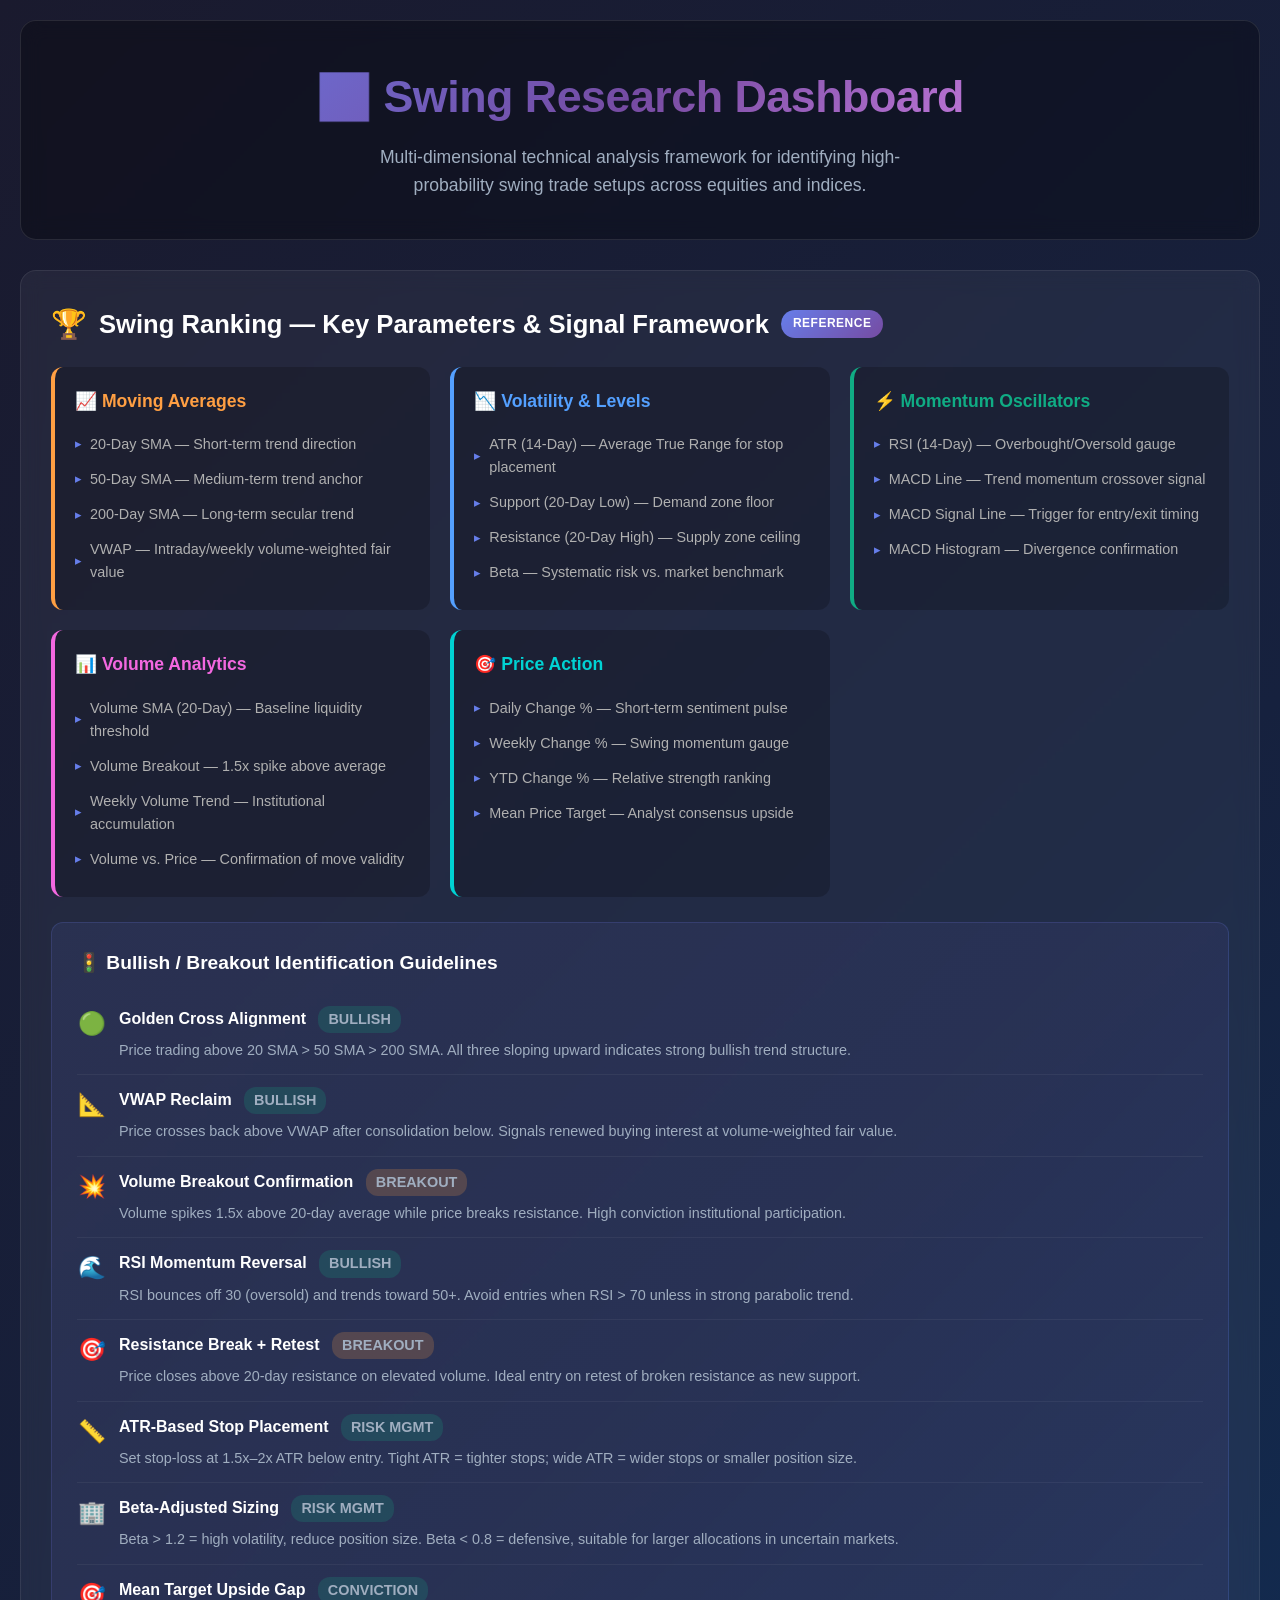
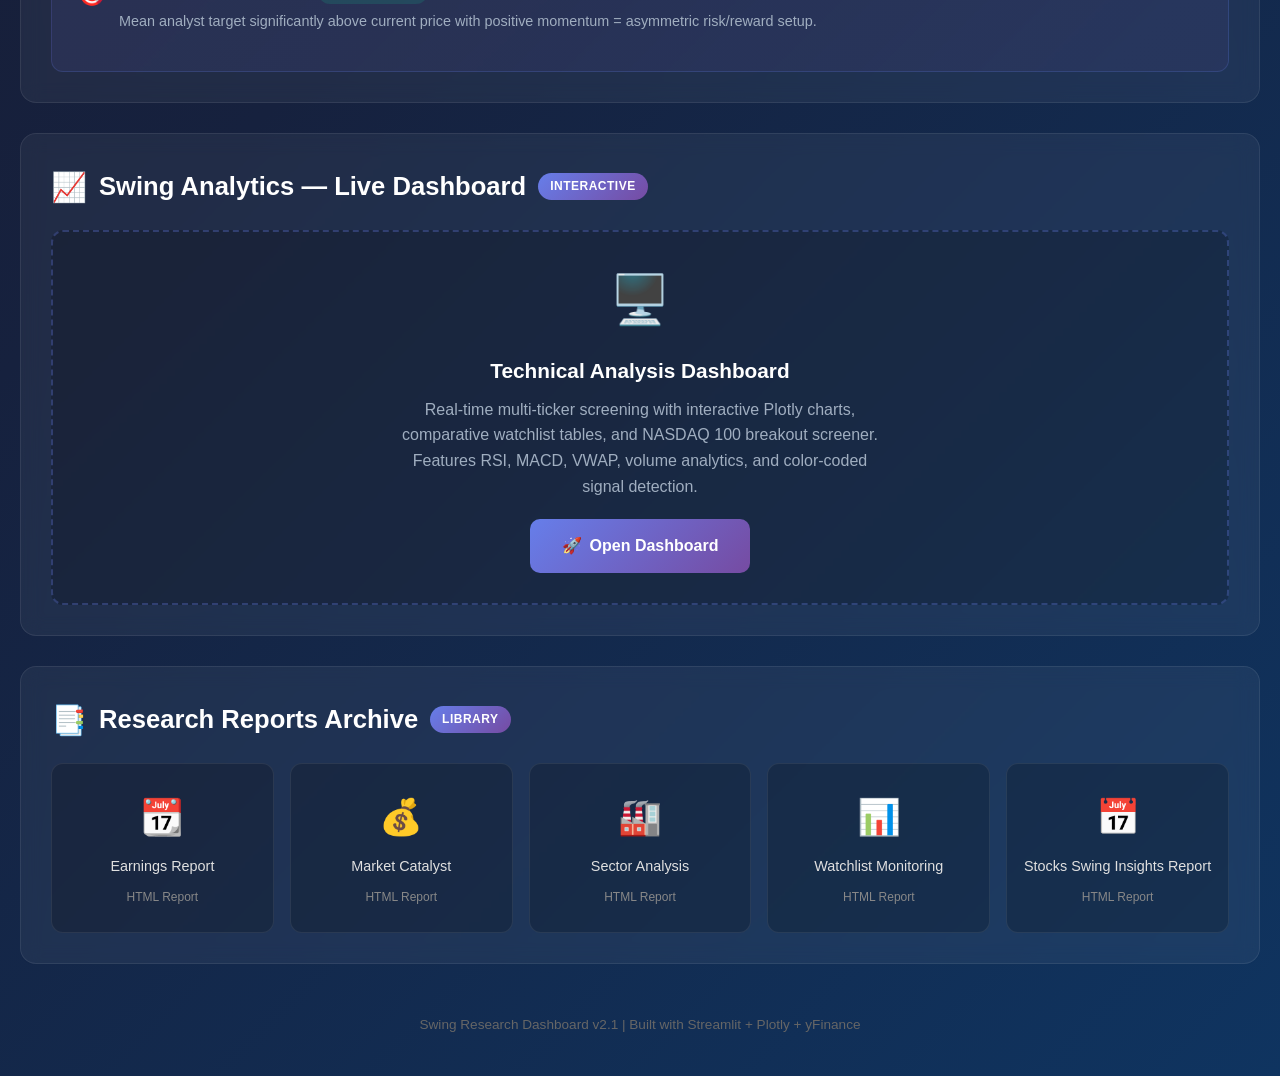
<file: index.html>
<!DOCTYPE html>
<html lang="en">
<head>
    <meta charset="UTF-8">
    <meta name="viewport" content="width=device-width, initial-scale=1.0">
    <title>Swing Research Dashboard</title>
    <style>
        * {
            margin: 0;
            padding: 0;
            box-sizing: border-box;
        }

        body {
            font-family: 'Segoe UI', Tahoma, Geneva, Verdana, sans-serif;
            background: linear-gradient(135deg, #1a1a2e 0%, #16213e 50%, #0f3460 100%);
            min-height: 100vh;
            color: #e0e0e0;
            line-height: 1.6;
        }

        .container {
            max-width: 1400px;
            margin: 0 auto;
            padding: 20px;
        }

        /* Header */
        .header {
            text-align: center;
            padding: 40px 20px;
            background: rgba(0, 0, 0, 0.3);
            border-radius: 16px;
            margin-bottom: 30px;
            border: 1px solid rgba(255, 255, 255, 0.1);
            backdrop-filter: blur(10px);
        }

        .header h1 {
            font-size: 2.8rem;
            font-weight: 700;
            background: linear-gradient(135deg, #667eea 0%, #764ba2 50%, #f093fb 100%);
            -webkit-background-clip: text;
            -webkit-text-fill-color: transparent;
            background-clip: text;
            margin-bottom: 10px;
            letter-spacing: -0.5px;
        }

        .header p {
            font-size: 1.1rem;
            color: #a0aec0;
            max-width: 600px;
            margin: 0 auto;
        }

        /* Section Cards */
        .section {
            background: rgba(255, 255, 255, 0.05);
            border-radius: 16px;
            padding: 30px;
            margin-bottom: 30px;
            border: 1px solid rgba(255, 255, 255, 0.08);
            backdrop-filter: blur(10px);
            transition: transform 0.3s ease, box-shadow 0.3s ease;
        }

        .section:hover {
            transform: translateY(-2px);
            box-shadow: 0 20px 60px rgba(0, 0, 0, 0.3);
        }

        .section-title {
            font-size: 1.6rem;
            font-weight: 600;
            margin-bottom: 20px;
            display: flex;
            align-items: center;
            gap: 12px;
            color: #fff;
        }

        .section-title .icon {
            font-size: 1.8rem;
        }

        .section-title .badge {
            background: linear-gradient(135deg, #667eea, #764ba2);
            color: white;
            padding: 4px 12px;
            border-radius: 20px;
            font-size: 0.75rem;
            font-weight: 600;
            text-transform: uppercase;
            letter-spacing: 0.5px;
        }

        /* Section 1: Swing Ranking */
        .param-grid {
            display: grid;
            grid-template-columns: repeat(auto-fit, minmax(300px, 1fr));
            gap: 20px;
            margin-bottom: 25px;
        }

        .param-category {
            background: rgba(0, 0, 0, 0.2);
            border-radius: 12px;
            padding: 20px;
            border-left: 4px solid;
        }

        .param-category.ma { border-left-color: #ff9f43; }
        .param-category.volatility { border-left-color: #54a0ff; }
        .param-category.momentum { border-left-color: #10ac84; }
        .param-category.volume { border-left-color: #f368e0; }
        .param-category.trend { border-left-color: #00d2d3; }

        .param-category h3 {
            font-size: 1.1rem;
            margin-bottom: 12px;
            display: flex;
            align-items: center;
            gap: 8px;
        }

        .param-category.ma h3 { color: #ff9f43; }
        .param-category.volatility h3 { color: #54a0ff; }
        .param-category.momentum h3 { color: #10ac84; }
        .param-category.volume h3 { color: #f368e0; }
        .param-category.trend h3 { color: #00d2d3; }

        .param-list {
            list-style: none;
        }

        .param-list li {
            padding: 6px 0;
            font-size: 0.9rem;
            color: #b0b0b0;
            display: flex;
            align-items: center;
            gap: 8px;
        }

        .param-list li::before {
            content: "▸";
            color: #667eea;
            font-size: 0.8rem;
        }

        .guidelines {
            background: linear-gradient(135deg, rgba(102, 126, 234, 0.1), rgba(118, 75, 162, 0.1));
            border-radius: 12px;
            padding: 25px;
            border: 1px solid rgba(102, 126, 234, 0.2);
        }

        .guidelines h3 {
            color: #fff;
            margin-bottom: 15px;
            font-size: 1.2rem;
        }

        .guideline-item {
            display: flex;
            align-items: flex-start;
            gap: 12px;
            padding: 12px 0;
            border-bottom: 1px solid rgba(255, 255, 255, 0.05);
        }

        .guideline-item:last-child {
            border-bottom: none;
        }

        .guideline-icon {
            font-size: 1.4rem;
            min-width: 30px;
            text-align: center;
        }

        .guideline-text {
            flex: 1;
        }

        .guideline-text strong {
            color: #fff;
            display: block;
            margin-bottom: 4px;
        }

        .guideline-text span {
            color: #a0aec0;
            font-size: 0.9rem;
        }

        .bullish-badge {
            display: inline-block;
            background: rgba(16, 172, 132, 0.2);
            color: #10ac84;
            padding: 2px 10px;
            border-radius: 12px;
            font-size: 0.75rem;
            font-weight: 600;
            margin-left: 8px;
        }

        .breakout-badge {
            display: inline-block;
            background: rgba(255, 159, 67, 0.2);
            color: #ff9f43;
            padding: 2px 10px;
            border-radius: 12px;
            font-size: 0.75rem;
            font-weight: 600;
            margin-left: 8px;
        }

        /* Section 2: Swing Analytics */
        .analytics-card {
            background: rgba(0, 0, 0, 0.2);
            border-radius: 12px;
            padding: 30px;
            text-align: center;
            border: 2px dashed rgba(102, 126, 234, 0.3);
            transition: all 0.3s ease;
        }

        .analytics-card:hover {
            border-color: #667eea;
            background: rgba(102, 126, 234, 0.05);
        }

        .analytics-card .icon-large {
            font-size: 3rem;
            margin-bottom: 15px;
        }

        .analytics-card h3 {
            font-size: 1.3rem;
            color: #fff;
            margin-bottom: 10px;
        }

        .analytics-card p {
            color: #a0aec0;
            margin-bottom: 20px;
            max-width: 500px;
            margin-left: auto;
            margin-right: auto;
        }

        .btn-primary {
            display: inline-flex;
            align-items: center;
            gap: 8px;
            background: linear-gradient(135deg, #667eea 0%, #764ba2 100%);
            color: white;
            padding: 14px 32px;
            border-radius: 10px;
            text-decoration: none;
            font-weight: 600;
            font-size: 1rem;
            transition: all 0.3s ease;
            border: none;
            cursor: pointer;
        }

        .btn-primary:hover {
            transform: translateY(-2px);
            box-shadow: 0 10px 30px rgba(102, 126, 234, 0.4);
        }

        /* Section 3: Reports */
        .reports-grid {
            display: grid;
            grid-template-columns: repeat(auto-fill, minmax(220px, 1fr));
            gap: 16px;
        }

        .report-btn {
            display: flex;
            flex-direction: column;
            align-items: center;
            gap: 10px;
            background: rgba(0, 0, 0, 0.2);
            border: 1px solid rgba(255, 255, 255, 0.08);
            border-radius: 12px;
            padding: 25px 15px;
            text-decoration: none;
            color: #e0e0e0;
            transition: all 0.3s ease;
            cursor: pointer;
        }

        .report-btn:hover {
            background: rgba(102, 126, 234, 0.15);
            border-color: #667eea;
            transform: translateY(-3px);
            box-shadow: 0 10px 30px rgba(0, 0, 0, 0.2);
        }

        .report-btn .file-icon {
            font-size: 2.2rem;
        }

        .report-btn .file-name {
            font-size: 0.9rem;
            font-weight: 500;
            text-align: center;
            word-break: break-word;
        }

        .report-btn .file-meta {
            font-size: 0.75rem;
            color: #888;
        }

        .no-files {
            text-align: center;
            padding: 40px;
            color: #888;
            font-style: italic;
        }

        /* Responsive */
        @media (max-width: 768px) {
            .header h1 {
                font-size: 2rem;
            }
            .param-grid {
                grid-template-columns: 1fr;
            }
            .reports-grid {
                grid-template-columns: repeat(auto-fill, minmax(160px, 1fr));
            }
        }

        /* Scrollbar styling */
        ::-webkit-scrollbar {
            width: 8px;
        }
        ::-webkit-scrollbar-track {
            background: rgba(0,0,0,0.2);
        }
        ::-webkit-scrollbar-thumb {
            background: #667eea;
            border-radius: 4px;
        }
    </style>
<base target="_blank">
</head>
<body>
    <div class="container">
        <!-- Header -->
        <div class="header">
            <h1>📊 Swing Research Dashboard</h1>
            <p>Multi-dimensional technical analysis framework for identifying high-probability swing trade setups across equities and indices.</p>
        </div>
        
        <!-- Section 1: Swing Ranking -->
        <div class="section">
            <div class="section-title">
                <span class="icon">🏆</span>
                <span>Swing Ranking — Key Parameters & Signal Framework</span>
                <span class="badge">Reference</span>
            </div>

            <div class="param-grid">
                <div class="param-category ma">
                    <h3>📈 Moving Averages</h3>
                    <ul class="param-list">
                        <li>20-Day SMA — Short-term trend direction</li>
                        <li>50-Day SMA — Medium-term trend anchor</li>
                        <li>200-Day SMA — Long-term secular trend</li>
                        <li>VWAP — Intraday/weekly volume-weighted fair value</li>
                    </ul>
                </div>

                <div class="param-category volatility">
                    <h3>📉 Volatility & Levels</h3>
                    <ul class="param-list">
                        <li>ATR (14-Day) — Average True Range for stop placement</li>
                        <li>Support (20-Day Low) — Demand zone floor</li>
                        <li>Resistance (20-Day High) — Supply zone ceiling</li>
                        <li>Beta — Systematic risk vs. market benchmark</li>
                    </ul>
                </div>

                <div class="param-category momentum">
                    <h3>⚡ Momentum Oscillators</h3>
                    <ul class="param-list">
                        <li>RSI (14-Day) — Overbought/Oversold gauge</li>
                        <li>MACD Line — Trend momentum crossover signal</li>
                        <li>MACD Signal Line — Trigger for entry/exit timing</li>
                        <li>MACD Histogram — Divergence confirmation</li>
                    </ul>
                </div>

                <div class="param-category volume">
                    <h3>📊 Volume Analytics</h3>
                    <ul class="param-list">
                        <li>Volume SMA (20-Day) — Baseline liquidity threshold</li>
                        <li>Volume Breakout — 1.5x spike above average</li>
                        <li>Weekly Volume Trend — Institutional accumulation</li>
                        <li>Volume vs. Price — Confirmation of move validity</li>
                    </ul>
                </div>

                <div class="param-category trend">
                    <h3>🎯 Price Action</h3>
                    <ul class="param-list">
                        <li>Daily Change % — Short-term sentiment pulse</li>
                        <li>Weekly Change % — Swing momentum gauge</li>
                        <li>YTD Change % — Relative strength ranking</li>
                        <li>Mean Price Target — Analyst consensus upside</li>
                    </ul>
                </div>
            </div>

            <div class="guidelines">
                <h3>🚦 Bullish / Breakout Identification Guidelines</h3>

                <div class="guideline-item">
                    <span class="guideline-icon">🟢</span>
                    <div class="guideline-text">
                        <strong>Golden Cross Alignment <span class="bullish-badge">BULLISH</span></strong>
                        <span>Price trading above 20 SMA > 50 SMA > 200 SMA. All three sloping upward indicates strong bullish trend structure.</span>
                    </div>
                </div>

                <div class="guideline-item">
                    <span class="guideline-icon">📐</span>
                    <div class="guideline-text">
                        <strong>VWAP Reclaim <span class="bullish-badge">BULLISH</span></strong>
                        <span>Price crosses back above VWAP after consolidation below. Signals renewed buying interest at volume-weighted fair value.</span>
                    </div>
                </div>

                <div class="guideline-item">
                    <span class="guideline-icon">💥</span>
                    <div class="guideline-text">
                        <strong>Volume Breakout Confirmation <span class="breakout-badge">BREAKOUT</span></strong>
                        <span>Volume spikes 1.5x above 20-day average while price breaks resistance. High conviction institutional participation.</span>
                    </div>
                </div>

                <div class="guideline-item">
                    <span class="guideline-icon">🌊</span>
                    <div class="guideline-text">
                        <strong>RSI Momentum Reversal <span class="bullish-badge">BULLISH</span></strong>
                        <span>RSI bounces off 30 (oversold) and trends toward 50+. Avoid entries when RSI > 70 unless in strong parabolic trend.</span>
                    </div>
                </div>

                <div class="guideline-item">
                    <span class="guideline-icon">🎯</span>
                    <div class="guideline-text">
                        <strong>Resistance Break + Retest <span class="breakout-badge">BREAKOUT</span></strong>
                        <span>Price closes above 20-day resistance on elevated volume. Ideal entry on retest of broken resistance as new support.</span>
                    </div>
                </div>

                <div class="guideline-item">
                    <span class="guideline-icon">📏</span>
                    <div class="guideline-text">
                        <strong>ATR-Based Stop Placement <span class="bullish-badge">RISK MGMT</span></strong>
                        <span>Set stop-loss at 1.5x–2x ATR below entry. Tight ATR = tighter stops; wide ATR = wider stops or smaller position size.</span>
                    </div>
                </div>

                <div class="guideline-item">
                    <span class="guideline-icon">🏢</span>
                    <div class="guideline-text">
                        <strong>Beta-Adjusted Sizing <span class="bullish-badge">RISK MGMT</span></strong>
                        <span>Beta > 1.2 = high volatility, reduce position size. Beta < 0.8 = defensive, suitable for larger allocations in uncertain markets.</span>
                    </div>
                </div>

                <div class="guideline-item">
                    <span class="guideline-icon">🎯</span>
                    <div class="guideline-text">
                        <strong>Mean Target Upside Gap <span class="bullish-badge">CONVICTION</span></strong>
                        <span>Mean analyst target significantly above current price with positive momentum = asymmetric risk/reward setup.</span>
                    </div>
                </div>
            </div>
        </div>

        <!-- Section 2: Swing Analytics -->
        <div class="section">
            <div class="section-title">
                <span class="icon">📈</span>
                <span>Swing Analytics — Live Dashboard</span>
                <span class="badge">Interactive</span>
            </div>

            <div class="analytics-card">
                <div class="icon-large">🖥️</div>
                <h3>Technical Analysis Dashboard</h3>
                <p>Real-time multi-ticker screening with interactive Plotly charts, comparative watchlist tables, and NASDAQ 100 breakout screener. Features RSI, MACD, VWAP, volume analytics, and color-coded signal detection.</p>
                <a href="portal/nasdaqboard.html" class="btn-primary" target="_blank">
                    <span>🚀</span> Open Dashboard
                </a>
            </div>
        </div>

        <!-- Section 3: Reports -->
        <div class="section">
            <div class="section-title">
                <span class="icon">📑</span>
                <span>Research Reports Archive</span>
                <span class="badge">Library</span>
            </div>

            <div class="reports-grid">
            <!-- local html files -  reports/earnings_report.html - https://finance.yahoo.com/calendar  -->
                <a href="https://seekingalpha.com/earnings/earnings-calendar" class="report-btn" target="_blank">
                    <span class="file-icon">📆</span>
                    <span class="file-name">Earnings Report</span>
                    <span class="file-meta">HTML Report</span>
                </a>
                <a href="https://www.catacal.com/calendar" class="report-btn" target="_blank">
                    <span class="file-icon">💰</span>
                    <span class="file-name">Market Catalyst </span>
                    <span class="file-meta">HTML Report</span>
                </a>
                <a href="https://siliconanalysts.com/analysis" class="report-btn" target="_blank">
                    <span class="file-icon">🏭</span>
                    <span class="file-name">Sector Analysis</span>
                    <span class="file-meta">HTML Report</span>
                </a>
                <a href="https://www.tradingview.com/screener/ADAk5gZV/" class="report-btn" target="_blank">
                    <span class="file-icon">📊</span>
                    <span class="file-name">Watchlist Monitoring</span>
                    <span class="file-meta">HTML Report</span>
                </a>
                <a href="Swingboard.html" class="report-btn" target="_blank">
                    <span class="file-icon">📅</span>
                    <span class="file-name">Stocks Swing Insights Report</span>
                    <span class="file-meta">HTML Report</span>
                </a>
            </div>
        </div>

        <!-- Footer -->
        <div style="text-align: center; padding: 20px; color: #666; font-size: 0.85rem;">
            <p>Swing Research Dashboard v2.1 | Built with Streamlit + Plotly + yFinance</p>
        </div>
    </div>
</body>
</html>
</file>
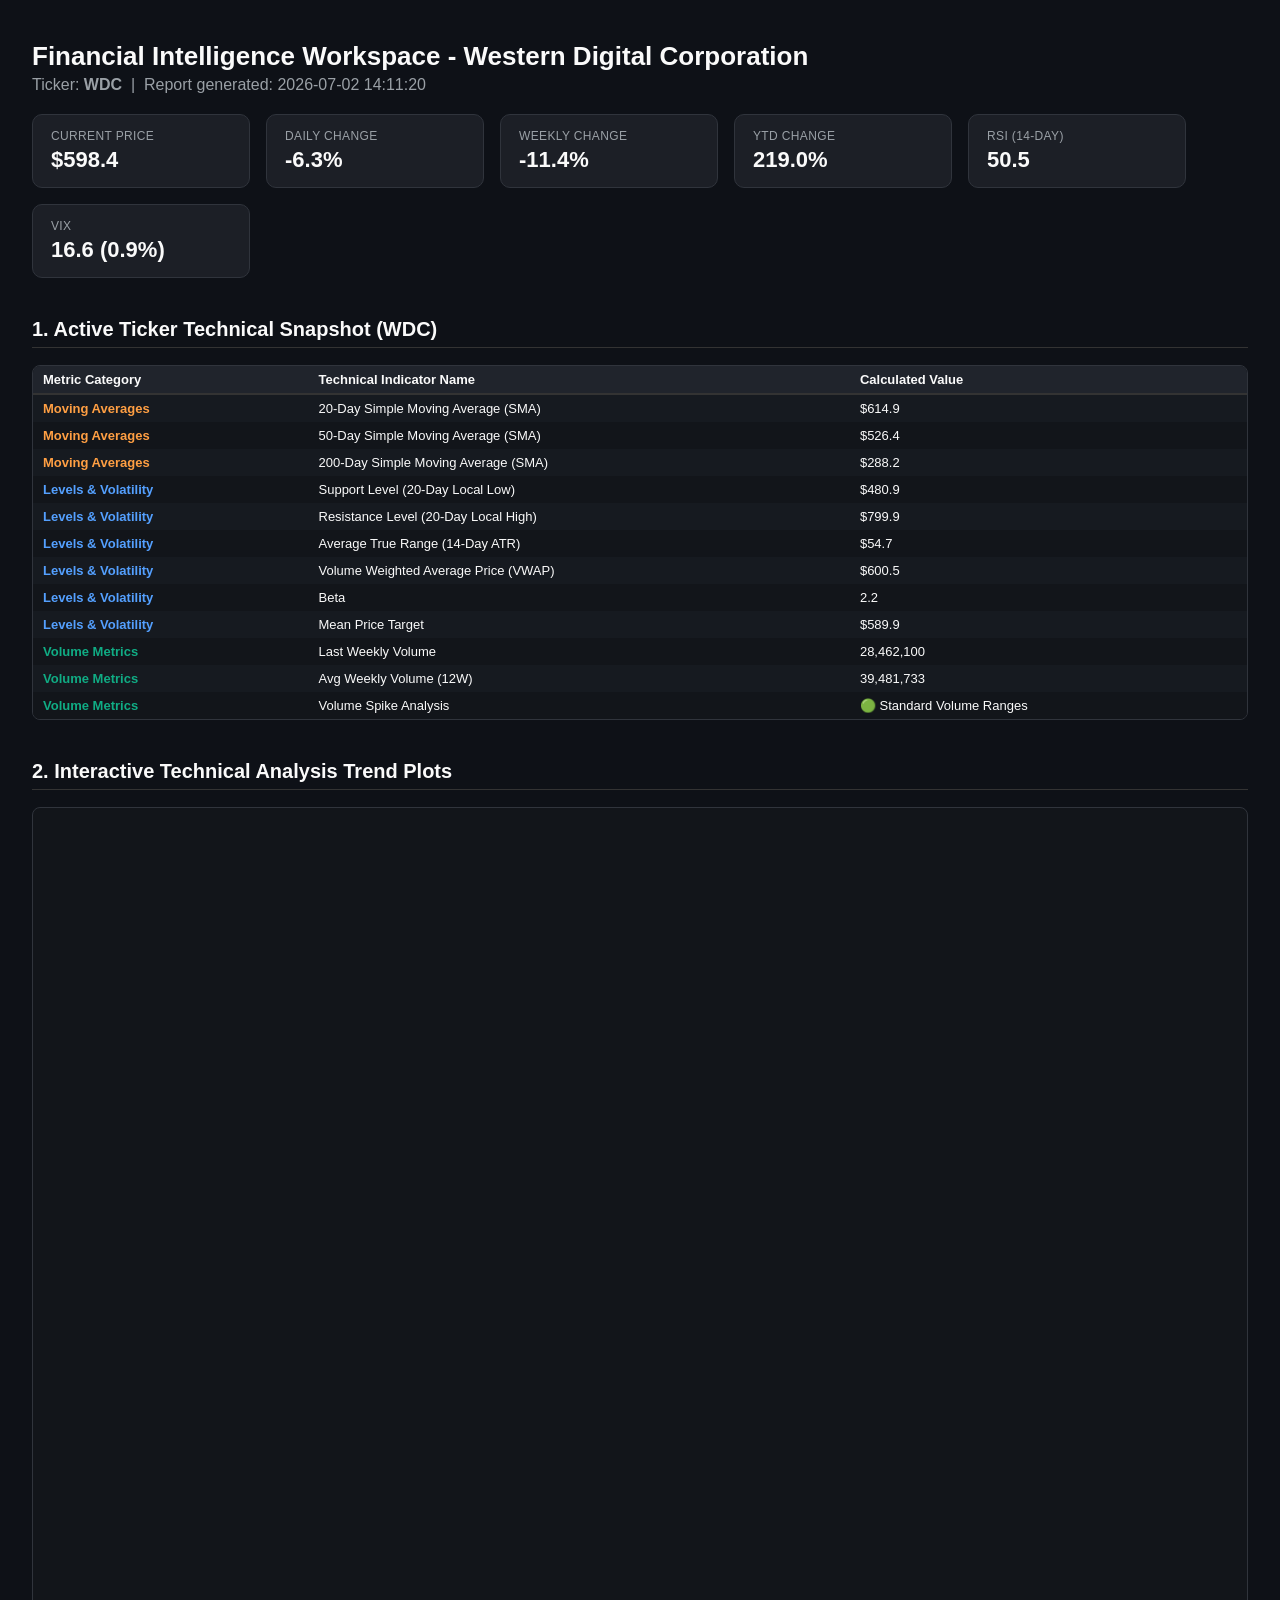
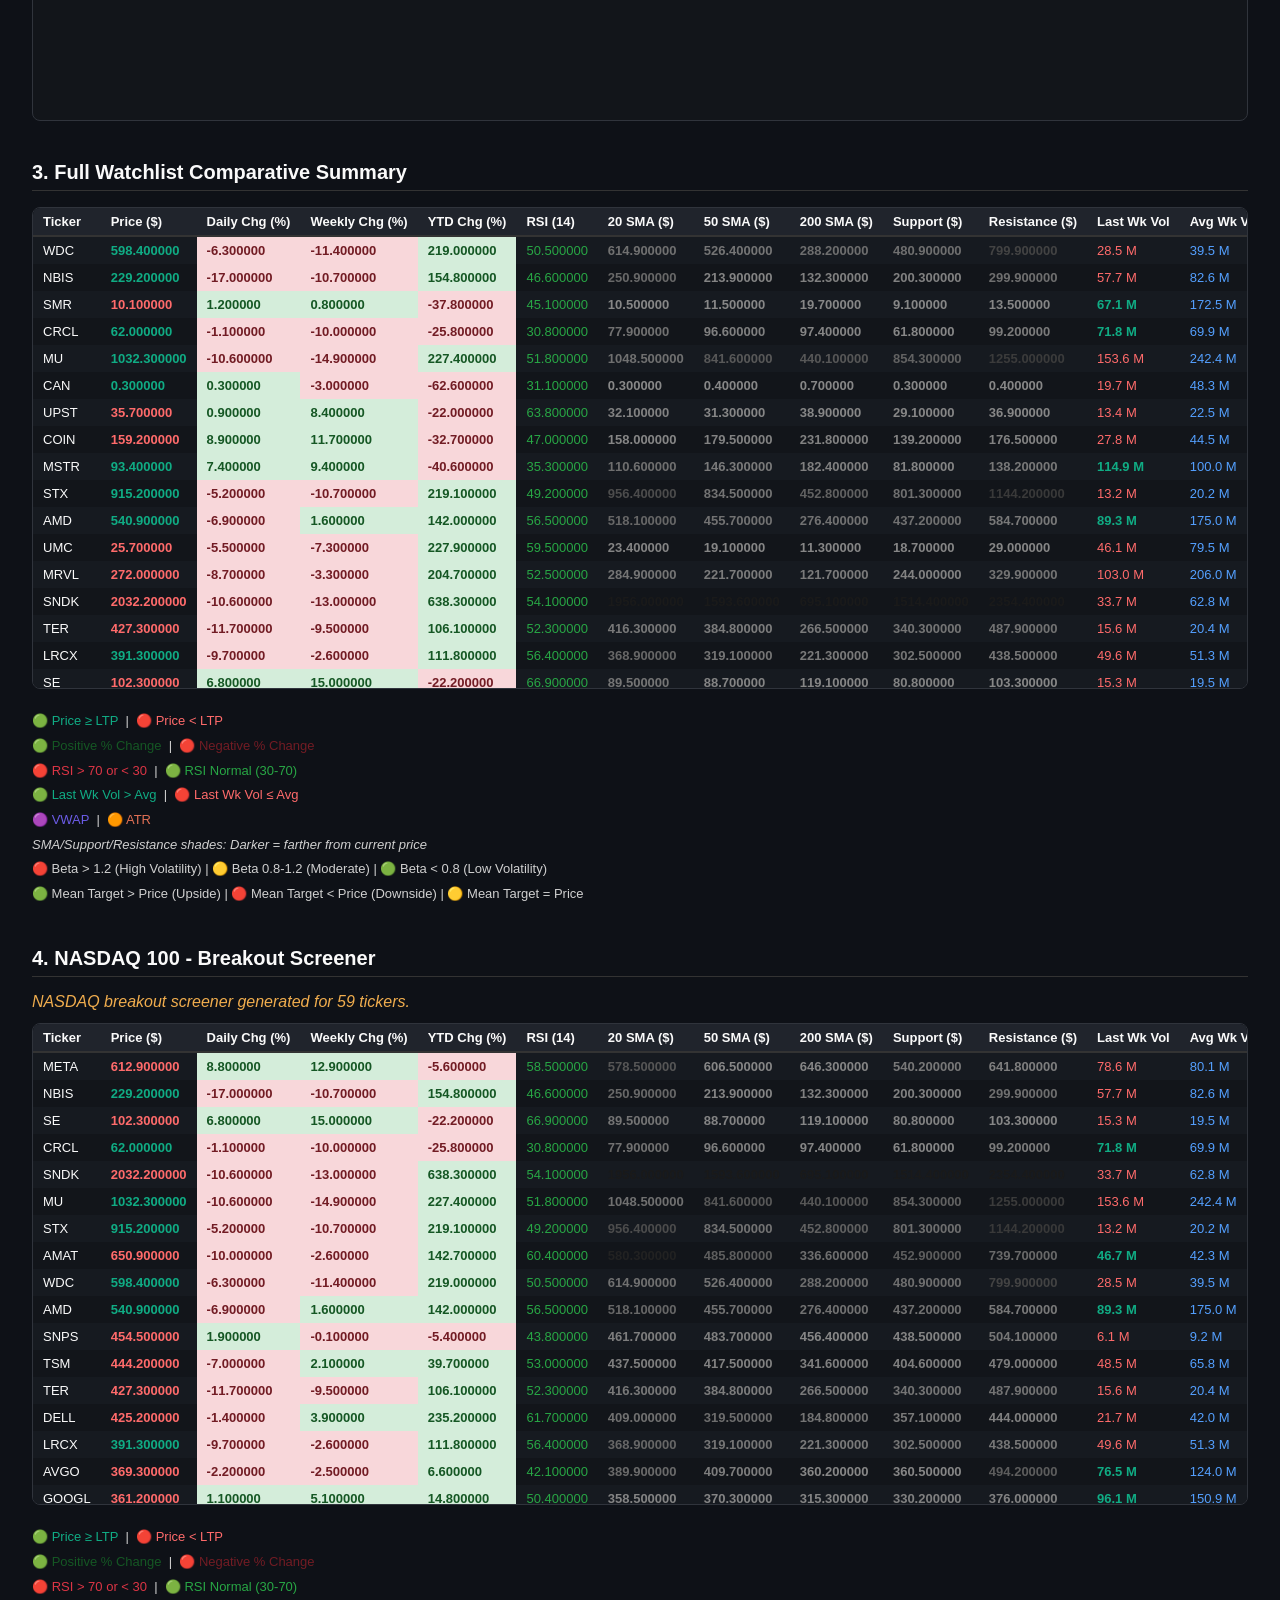
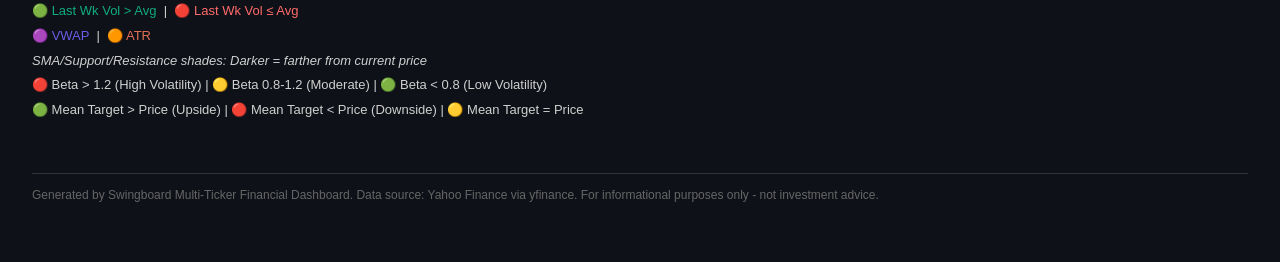
<file: portal/nasdaqboard.html>
<!DOCTYPE html>
<html lang="en">
<head>
<meta charset="utf-8">
<title>Swingboard - WDC - 2026-07-02 14:11:20</title>

    <style>
        body { background:#0e1117; color:#fafafa; font-family:'Segoe UI', Arial, sans-serif;
               margin:0; padding:24px 32px 60px 32px; }
        h1 { font-size:26px; margin-bottom:4px; }
        h2 { font-size:20px; margin-top:40px; border-bottom:1px solid #333; padding-bottom:6px; }
        .subtitle { color:#9aa0a6; margin-bottom:20px; }
        .metrics-row { display:flex; gap:16px; flex-wrap:wrap; margin:20px 0 30px 0; }
        .metric-card { background:#1c1f26; border:1px solid #30343c; border-radius:10px;
                        padding:14px 18px; min-width:180px; }
        .metric-card .label { font-size:12px; color:#9aa0a6; text-transform:uppercase; letter-spacing:.03em; }
        .metric-card .value { font-size:22px; font-weight:700; margin-top:4px; }
        .table-scroll { overflow:auto; max-width:100%; border:1px solid #30343c; border-radius:8px;
                         margin:12px 0 20px 0; background:#12151a; }
        table { border-collapse:collapse; width:100%; font-size:13px; }
        th, td { padding:6px 10px; text-align:left; white-space:nowrap; }
        thead th { position:sticky; top:0; background:#20242c; color:#fafafa; z-index:2;
                   border-bottom:2px solid #333; }
        tbody tr:nth-child(odd) { background:#161a20; }
        tbody tr:nth-child(even) { background:#12151a; }
        .legend-box { font-size:13px; color:#d0d0d0; line-height:1.9; margin:10px 0 24px 0; }
        .note { color:#f0ad4e; font-style:italic; margin:8px 0; }
        .footer { margin-top:50px; color:#666; font-size:12px; border-top:1px solid #333; padding-top:14px; }
        .plotly-wrap { border:1px solid #30343c; border-radius:8px; padding:6px; background:#12151a; }
    </style>
    
</head>
<body>
<h1>Financial Intelligence Workspace - Western Digital Corporation</h1>
<div class="subtitle">Ticker: <b>WDC</b> &nbsp;|&nbsp; Report generated: 2026-07-02 14:11:20</div>


    <div class="metrics-row">
        <div class="metric-card"><div class="label">Current Price</div><div class="value">$598.4</div></div>
        <div class="metric-card"><div class="label">Daily Change</div><div class="value">-6.3%</div></div>
        <div class="metric-card"><div class="label">Weekly Change</div><div class="value">-11.4%</div></div>
        <div class="metric-card"><div class="label">YTD Change</div><div class="value">219.0%</div></div>
        <div class="metric-card"><div class="label">RSI (14-Day)</div><div class="value">50.5</div></div>
        <div class="metric-card"><div class="label">VIX</div><div class="value">16.6 (0.9%)</div></div>
    </div>
    

<h2>1. Active Ticker Technical Snapshot (WDC)</h2>
<div class="table-scroll" style="max-height:360px;"><style type="text/css">
#T_a365d_row0_col0, #T_a365d_row1_col0, #T_a365d_row2_col0 {
  color: #ff9f43;
  font-weight: bold;
}
#T_a365d_row3_col0, #T_a365d_row4_col0, #T_a365d_row5_col0, #T_a365d_row6_col0, #T_a365d_row7_col0, #T_a365d_row8_col0 {
  color: #54a0ff;
  font-weight: bold;
}
#T_a365d_row9_col0, #T_a365d_row10_col0, #T_a365d_row11_col0 {
  color: #10ac84;
  font-weight: bold;
}
</style>
<table id="T_a365d">
  <thead>
    <tr>
      <th id="T_a365d_level0_col0" class="col_heading level0 col0" >Metric Category</th>
      <th id="T_a365d_level0_col1" class="col_heading level0 col1" >Technical Indicator Name</th>
      <th id="T_a365d_level0_col2" class="col_heading level0 col2" >Calculated Value</th>
    </tr>
  </thead>
  <tbody>
    <tr>
      <td id="T_a365d_row0_col0" class="data row0 col0" >Moving Averages</td>
      <td id="T_a365d_row0_col1" class="data row0 col1" >20-Day Simple Moving Average (SMA)</td>
      <td id="T_a365d_row0_col2" class="data row0 col2" >$614.9</td>
    </tr>
    <tr>
      <td id="T_a365d_row1_col0" class="data row1 col0" >Moving Averages</td>
      <td id="T_a365d_row1_col1" class="data row1 col1" >50-Day Simple Moving Average (SMA)</td>
      <td id="T_a365d_row1_col2" class="data row1 col2" >$526.4</td>
    </tr>
    <tr>
      <td id="T_a365d_row2_col0" class="data row2 col0" >Moving Averages</td>
      <td id="T_a365d_row2_col1" class="data row2 col1" >200-Day Simple Moving Average (SMA)</td>
      <td id="T_a365d_row2_col2" class="data row2 col2" >$288.2</td>
    </tr>
    <tr>
      <td id="T_a365d_row3_col0" class="data row3 col0" >Levels & Volatility</td>
      <td id="T_a365d_row3_col1" class="data row3 col1" >Support Level (20-Day Local Low)</td>
      <td id="T_a365d_row3_col2" class="data row3 col2" >$480.9</td>
    </tr>
    <tr>
      <td id="T_a365d_row4_col0" class="data row4 col0" >Levels & Volatility</td>
      <td id="T_a365d_row4_col1" class="data row4 col1" >Resistance Level (20-Day Local High)</td>
      <td id="T_a365d_row4_col2" class="data row4 col2" >$799.9</td>
    </tr>
    <tr>
      <td id="T_a365d_row5_col0" class="data row5 col0" >Levels & Volatility</td>
      <td id="T_a365d_row5_col1" class="data row5 col1" >Average True Range (14-Day ATR)</td>
      <td id="T_a365d_row5_col2" class="data row5 col2" >$54.7</td>
    </tr>
    <tr>
      <td id="T_a365d_row6_col0" class="data row6 col0" >Levels & Volatility</td>
      <td id="T_a365d_row6_col1" class="data row6 col1" >Volume Weighted Average Price (VWAP)</td>
      <td id="T_a365d_row6_col2" class="data row6 col2" >$600.5</td>
    </tr>
    <tr>
      <td id="T_a365d_row7_col0" class="data row7 col0" >Levels & Volatility</td>
      <td id="T_a365d_row7_col1" class="data row7 col1" >Beta</td>
      <td id="T_a365d_row7_col2" class="data row7 col2" >2.2</td>
    </tr>
    <tr>
      <td id="T_a365d_row8_col0" class="data row8 col0" >Levels & Volatility</td>
      <td id="T_a365d_row8_col1" class="data row8 col1" >Mean Price Target</td>
      <td id="T_a365d_row8_col2" class="data row8 col2" >$589.9</td>
    </tr>
    <tr>
      <td id="T_a365d_row9_col0" class="data row9 col0" >Volume Metrics</td>
      <td id="T_a365d_row9_col1" class="data row9 col1" >Last Weekly Volume</td>
      <td id="T_a365d_row9_col2" class="data row9 col2" >28,462,100</td>
    </tr>
    <tr>
      <td id="T_a365d_row10_col0" class="data row10 col0" >Volume Metrics</td>
      <td id="T_a365d_row10_col1" class="data row10 col1" >Avg Weekly Volume (12W)</td>
      <td id="T_a365d_row10_col2" class="data row10 col2" >39,481,733</td>
    </tr>
    <tr>
      <td id="T_a365d_row11_col0" class="data row11 col0" >Volume Metrics</td>
      <td id="T_a365d_row11_col1" class="data row11 col1" >Volume Spike Analysis</td>
      <td id="T_a365d_row11_col2" class="data row11 col2" >🟢 Standard Volume Ranges</td>
    </tr>
  </tbody>
</table>
</div>

<h2>2. Interactive Technical Analysis Trend Plots</h2>
<div class="plotly-wrap"><div style="height:900px; width:100%;">                        <script>window.PlotlyConfig = {MathJaxConfig: 'local'};</script>
        <script charset="utf-8" src="https://cdn.plot.ly/plotly-3.6.0.min.js" integrity="sha256-QaOVwtVY0T02VaHrr6pnoHLCwayMJp4O5n4YyaE3rJk=" crossorigin="anonymous"></script>                <div id="3dc92ec0-d3f4-47cb-b510-f39a52d2a2a9" class="plotly-graph-div" style="height:100%; width:100%;"></div>            <script>                window.PLOTLYENV=window.PLOTLYENV || {};                                if (document.getElementById("3dc92ec0-d3f4-47cb-b510-f39a52d2a2a9")) {                    Plotly.newPlot(                        "3dc92ec0-d3f4-47cb-b510-f39a52d2a2a9",                        [{"close":{"dtype":"f8","bdata":"[base64]\[base64]\u002fWVAAAAAIJGEZUAAAAAg9nFnQAAAAMC3d2dAAAAAAPlma0AAAAAAb\[base64]\[base64]\u002fuF2QAAAAGB6znZAAAAAIIiZdkAAAAAgxEZ3QAAAACAzYHdAAAAAAFz7d0AAAABA+k94QAAAACA9MHlAAAAAoFA+eUAAAABAAgp5QAAAAKA1bnhAAAAAYHDKeUAAAAAAgiZ7QAAAACCF9npAAAAAQOqje0AAAABAOBJ9QAAAAIBiMH5AAAAAIKD8fEAAAACA\u002f\[base64]"},"decreasing":{"line":{"color":"#ff6b6b"}},"high":{"dtype":"f8","bdata":"qAmNmx1wUEB5KU6Kj6lQQO4lXpThfFBAxCFFYpV0UEAwiJ1+ajxQQL5BTQWxW1BAoRxobcucUEBSKOQGwMpQQJ5XD0gR+FBAazkZ3rTaUEA\u002fFHZG0N9QQPEQkJltFVFABJTva2IlUUCLDUWIYiVRQE8+A3pcWlFAsz4lLqNbUUCGHslFBWJRQLmeeFqjW1FAucoFYYHHUUBi2ohMa+dRQEIoEwGSpVNAl\[base64]\u002fxtVED0Zfz5\u002foJVQIzrt4ShsFZAriaguTY9V0DPDAgyxlZXQOumpAhFzldAkmAEswcCWEBiUoWTRWhYQBVDMxBJrVhAWhV5A67nWUDOgtXkdfRZQBpKRR9\u002fj1lAKAFRAJJ8WkC6rIDb8cBaQJRmJ8T8KVxApcSvVmplXEDtjoFwtShcQEVbSB0TIltAVqE2US35WkDIzh6jTX1dQM55GfipmV5A1F5X7l5dYEDzCm10BSZhQMuJQd1RAGFATnRmNa7\u002fYECdY8OfXdxfQLPQ57IIx15ALDgeFNYpXkAJaVBvxHBeQNnJ+gi\u002fl15A6T0hDFlGXUDyMbxyDh1eQKa53spdRmBAsv8CP3gdYEAkEUHTfHlgQO6DXJlSc15Agyozq1U7X0Ba6099k6FfQKY80fawqmBAFl2OKaKcYEBNgu6B96dfQCaH8bGSLmJAMtvpfv64YUD\u002fFMmoBa1jQACfQvfQ\[base64]\[base64]\u002fqmT9ibkCHKYyTKEhvQJccybD3BHBAfG7+W6S8cUB9bqWIWNNxQNO3QqTYt3FAJ4\u002fO0fA3cUCM4VqNfoRyQNoj5jRabHJAYQMCrOPacEBxpwLqhbtxQOfeci5jc3JA2MBZyMO5cUDDXWUQVXlxQPrHt29dNHNARdBgqyIXckAl\u002fJfyBwJyQCtbZF+8WnNAgeYxb8e0ckAAsheee5RyQIF9V2qiaXJAocG4eqS8cUAo808ecZVyQCrhR0uSHHJA\u002fIwvZOD5cUDiU577XLtxQDp\u002f8emZDXBAGu9jcO8IcUDmZtq0othwQNxkjrZ6MXBAyJSrhHdhcEBEymY81IpxQHx3xobcDnFAJ50eva3LcEDcXN3u4GVxQP7\u002feve1HHJAmNSlMGitc0CNfxRJlvhzQEmkjXPe8XNA4D2g5IiOc0AHRmbcjs1zQHSLAu5X1HJAlCFmHETKckA6+vkpvjtyQBdh0VrSpnFA7Yh6O7nscUDQewc8T\[base64]\u002f+de0A78Ob97Wt7QPiLjaAO6HtAsjBGIWNbfECfyRrlwf99QC74MdvmO35ATO5iDSO3fUAAWJn3ijh+QD+RR+YaaIBACTlyrHrHf0A7jGqodXh\u002fQOyVDshmvX9Abv8iEIhkfkCN3PsC+G1+QB5a93++AX1AYGRp6nBYfUDYcCOdm3J+QObKeufLnX5AVvE4gNe\u002fgEADo3\u002fKTBSBQPFpYZbYSoFAPfVF6PEAgUCaQeqL8Z+BQF4asK8\u002f2IFAIboOQBDTgkCPAYffwo6CQAAAAKBHUYFAAAAAIK7hgEAAAACgRwuBQAAAAIDCGYBAAAAAgMKNgEAAAADgUeKBQAAAAGBmloRAAAAAIFzPhkAAAADAzC6HQAAAAMD1\u002fohAAAAAYGZeiEAAAACAPVSFQAAAAAAAyIRAAAAAAADIhkAAAAAgXDuEQAAAAADXZ4RAAAAAANe\u002fhEAAAADAHkuDQA=="},"increasing":{"line":{"color":"#10ac84"}},"low":{"dtype":"f8","bdata":"JLefMntrT0BItRda52VQQLdNXCM0MlBAXJ9Pn7u\[base64]\u002fZSQAz\u002fbY2agFJAO6ed1OxTUkA8PEXodE9SQFv5SqF5klJAtRCo9NCKUkA6wmLfxZpSQMuhnlbK3VJAbG+rziehUkBjl3XGqpVSQNDP\u002fCFpm1JAHSwwNgy6UkCZzYATTzxSQHdhkQACjlJApLXL5ZSXUkA8GhJ2iB9TQBV5JaO3uFNABk0cuHDVU0DDQu9V1x5UQGXJe4ll5VNAij37ESBsU0BBf04pWMdUQIPc0u9mclVAg\u002fKCqH\u002fSVkDDSiGNjuBWQCDZtxqnI1dACf336JxxV0AcF86z7JBXQKXPv+8\u002f9VdANpcY\u002fyH2WECd7JCtJlJZQERq17A95FhA57P9kO91WUAyB96WFkpaQEX075jcwlpAKrh8OM5OW0BFnN9zfi9bQMQe85wSiFpAYy55QXpQWkB9la4FFupbQBvAOA02UV1A2LnDhwtVXUAHKdZ9bAdgQE\[base64]\u002fY9GYZEBZdAHvUlFjQLPXseEnu2JA5e+s5aVoY0D26jsGkNBiQPNdWuEnu2JAIjEA1l4tYUCAdmHhOYdgQNiV6TaRymFASZCd\u002fxxvYkDY76VtzoNjQLiX2lmLkWNAGJXjUZqfY0Ck54M77oBjQD8AE0r45WJAksQ5nrMcY0CH6mVVKzxkQG8+hJcO1GRAulXu2TbYZEA713JezhhlQL\[base64]\u002fakB\u002f9YlIxpprQBNgX9RuFWtArC8tWsx6a0D0YaWj2j1sQFguWPDMhWxABPK43OgAbUC+9r4ms0RtQDCIWzyjcG5AjcZjVbdJcEDayXtybcJwQFa5zVHxrG1AqMXc8SEmbkAWp+3d\u002fPdwQHtCpueLxG9AN5IUthfXb0DwxnIJ51xwQPNVvSJF9XBA6KFV2upIcEDUhJOFSqJwQElsMJSnrHFA\u002fHhkozWkcEAehMzGyPxwQCccE+BFyXFAIcB5zIyXcUAYX1xjWl1xQPUMp0eXX3FAh3Vm+266cEBHhQeY7X5xQNJgceHC5XBAlLVf81secUCuLHl46FRwQOymHa\[base64]\u002fMoyj4M1vQD\u002fpVIXUhnFAEjV7PddecUCo+2sZ\u002frByQB5JGXNyenJAg41NOi25dEC+A30yoJZ0QEOLSLafnnRAi3PIgZU2dUCJdIVkk1Z1QHIWGytL+HVA5cbfiEkQdkC10vZEWuF2QEuKDTvf5HZABRDzhnUWd0CvE+11kdp3QALa9tpZG3hAvN64lyH\u002feEAjFl\u002fA08J4QKx4fJ3CXndAiduZBBefeUBWd6V9PV56QGCoVaJQPnlAjeIqiV\u002fGekD4+GZAJHF8QBynR5n3DXxA0PoALZoifEAAsDKnKVN9QPDRyfb2fX5ANpH+a9oqfUDTnV\u002f877N9QITZ+cdvA35ASN\u002fXiw8OfUDY4IXJ4Jh7QI+TN6YwHntAQUtJLPqAfEDzzPCUAax8QAfa\u002fd3N5n1ADGHpielFf0DMwEUgg0yAQNZiXiBXeoBACxmosFs0gECgIJ++C7GAQIWncizf5oBAkwbGE8\[base64]"},"name":"Price Candle","open":{"dtype":"f8","bdata":"[base64]\[base64]\u002fvV0ANKxEwHy5YQE9oemDyA1hArOMoYeMSWUDGBS+lzZdZQKHDhSqihFlA3aN6klSTWUBhAr5x321aQEX075jcwlpAfbHBK58TXEA2Noyz0qpbQAQ7EgcpnVpA+v+UuHnTWkA0nBwZOvZbQLNcUzU3aF1Ar68e29t\u002fXUDXqYIinPlgQP8MuVEucWBAT7Q8\u002fVbZYECcxQurgNFfQMOwTvtcJV5Aa6+p2hnmXUCukoHwKPRdQENsqd3vg15A1gLkWZX7XECIHXX4SCFdQA\u002fKc9AdxV5AU\u002ftR+FsrX0Dwuyv5txdgQKnKAxwYUl5AaQGJkew+XkAm0XA7xHBeQMVT\u002f2BqJmBASxbpLHCZYEDLOOlpTKBfQIPO16hGZ2BA62xg7IUxYUB3pzcQVGhjQJBQmOW8+mJAhXPl22njYkDLNfeE1x5jQIxoCnjJ92NAYwM8KnDwY0C94kqNpzZlQOS4UgwjaWVAB\u002fdeZ\u002fwuZUCvpHOwYkZkQEW5EZEhy2JA5e+s5aVoY0CEO+4ItcNjQHC86YT6E2NAQL8r+btNZEAkxQaTWIphQNiV6TaRymFAF8Nbk5m4YkAilymZnZdjQBDe6i4b+GNATCkXD3\u002f+Y0BFoUXXwtdkQP5c1z3F6GNAbhvB\u002fXRZY0CH6mVVKzxkQN\u002fJ4cm3WWVASrsOKGMyZUCmGD4XtTJlQIBcjDQPFmZA6MkhUoUGZ0Al6gprEEVmQDG1+8F9fmVACiczrYt4ZkALfmiFd9VlQM9t8\[base64]\u002fp+cC\u002f8b0DzgV9XpORwQJ5VYCNVeXFAlLy9YCt9cUD\u002fgcIRBy5xQDNPw4ahzHFA68hHEjYOcUCq3eMNe1JxQEpv7UGVDHJAxxPABf5sckAYX1xjWl1xQESViBCRtnFA2s3D9rSbcUBHFBkBr4RxQB5qRlIE33FAal4U7ok5cUBREoo6zeRwQFSQd4c4zG9Ay1zGI\u002fYMcEDIqBFdug9wQFl8sWZGPW9A\u002f\u002fnd0xXkbUAXIHSeFMZwQOSoabGs23BA1WRqt3OZcEAEit8ckp5wQEH15+Z1q3FAlzoR9uoDckAhqyxJgldzQFohyermP3JAGjzheAdXc0CzRt+rg6hyQN+BingXZ3JANgJeS8g+ckDttC+mcetxQOk8RthALXFA5Rz6uLOlcUCPbQGE6y5wQD\u002fpVIXUhnFARFQFb49hcUCylCOJnfFyQC1LP7UJnHJA6lhKSZrudEDvfQhYpXx1QBZD4hHEfXVAYZNxEWBXdUDiTLf5gGp2QI5O0JN9nnZA\u002fHDl\u002f6WmdkDCuSMxDiR3QD5QN55FfndAJWwvhW2Od0Dcm\u002fhDded4QCcSutViLnhANU\u002fbmQygeUABVj+B9rl5QK94ASVHAXhAg8aooNSDekD3sKSDTLB6QMuNhGPTYXlALzVySuLpekBcS60Z5np8QB75uwcIfn1AkyaW91l+fUAAcESG+q59QIkoQr1wjn5AG7NRJoYbf0CEPVdlBXN\u002fQNBW4m8jSn5AuAhGaAlqfUCWELtoalN+QLVntK1bmXtA8801VB9UfUCbwIpE96x8QNFJ0tHXhH5Acz84iiyLf0DlNyfIotaAQARvOQX04oBABGAt1ETxgEAC2inS4b6AQMcTWpDVdoFAkwbGE8\[base64]"},"x":["2025-07-02","2025-07-03","2025-07-07","2025-07-08","2025-07-09","2025-07-10","2025-07-11","2025-07-14","2025-07-15","2025-07-16","2025-07-17","2025-07-18","2025-07-21","2025-07-22","2025-07-23","2025-07-24","2025-07-25","2025-07-28","2025-07-29","2025-07-30","2025-07-31","2025-08-01","2025-08-04","2025-08-05","2025-08-06","2025-08-07","2025-08-08","2025-08-11","2025-08-12","2025-08-13","2025-08-14","2025-08-15","2025-08-18","2025-08-19","2025-08-20","2025-08-21","2025-08-22","2025-08-25","2025-08-26","2025-08-27","2025-08-28","2025-08-29","2025-09-02","2025-09-03","2025-09-04","2025-09-05","2025-09-08","2025-09-09","2025-09-10","2025-09-11","2025-09-12","2025-09-15","2025-09-16","2025-09-17","2025-09-18","2025-09-19","2025-09-22","2025-09-23","2025-09-24","2025-09-25","2025-09-26","2025-09-29","2025-09-30","2025-10-01","2025-10-02","2025-10-03","2025-10-06","2025-10-07","2025-10-08","2025-10-09","2025-10-10","2025-10-13","2025-10-14","2025-10-15","2025-10-16","2025-10-17","2025-10-20","2025-10-21","2025-10-22","2025-10-23","2025-10-24","2025-10-27","2025-10-28","2025-10-29","2025-10-30","2025-10-31","2025-11-03","2025-11-04","2025-11-05","2025-11-06","2025-11-07","2025-11-10","2025-11-11","2025-11-12","2025-11-13","2025-11-14","2025-11-17","2025-11-18","2025-11-19","2025-11-20","2025-11-21","2025-11-24","2025-11-25","2025-11-26","2025-11-28","2025-12-01","2025-12-02","2025-12-03","2025-12-04","2025-12-05","2025-12-08","2025-12-09","2025-12-10","2025-12-11","2025-12-12","2025-12-15","2025-12-16","2025-12-17","2025-12-18","2025-12-19","2025-12-22","2025-12-23","2025-12-24","2025-12-26","2025-12-29","2025-12-30","2025-12-31","2026-01-02","2026-01-05","2026-01-06","2026-01-07","2026-01-08","2026-01-09","2026-01-12","2026-01-13","2026-01-14","2026-01-15","2026-01-16","2026-01-20","2026-01-21","2026-01-22","2026-01-23","2026-01-26","2026-01-27","2026-01-28","2026-01-29","2026-01-30","2026-02-02","2026-02-03","2026-02-04","2026-02-05","2026-02-06","2026-02-09","2026-02-10","2026-02-11","2026-02-12","2026-02-13","2026-02-17","2026-02-18","2026-02-19","2026-02-20","2026-02-23","2026-02-24","2026-02-25","2026-02-26","2026-02-27","2026-03-02","2026-03-03","2026-03-04","2026-03-05","2026-03-06","2026-03-09","2026-03-10","2026-03-11","2026-03-12","2026-03-13","2026-03-16","2026-03-17","2026-03-18","2026-03-19","2026-03-20","2026-03-23","2026-03-24","2026-03-25","2026-03-26","2026-03-27","2026-03-30","2026-03-31","2026-04-01","2026-04-02","2026-04-06","2026-04-07","2026-04-08","2026-04-09","2026-04-10","2026-04-13","2026-04-14","2026-04-15","2026-04-16","2026-04-17","2026-04-20","2026-04-21","2026-04-22","2026-04-23","2026-04-24","2026-04-27","2026-04-28","2026-04-29","2026-04-30","2026-05-01","2026-05-04","2026-05-05","2026-05-06","2026-05-07","2026-05-08","2026-05-11","2026-05-12","2026-05-13","2026-05-14","2026-05-15","2026-05-18","2026-05-19","2026-05-20","2026-05-21","2026-05-22","2026-05-26","2026-05-27","2026-05-28","2026-05-29","2026-06-01","2026-06-02","2026-06-03","2026-06-04","2026-06-05","2026-06-08","2026-06-09","2026-06-10","2026-06-11","2026-06-12","2026-06-15","2026-06-16","2026-06-17","2026-06-18","2026-06-22","2026-06-23","2026-06-24","2026-06-25","2026-06-26","2026-06-29","2026-06-30","2026-07-01"],"type":"candlestick","xaxis":"x","yaxis":"y"},{"line":{"color":"orange","width":1.5},"name":"20 SMA","x":["2025-07-02","2025-07-03","2025-07-07","2025-07-08","2025-07-09","2025-07-10","2025-07-11","2025-07-14","2025-07-15","2025-07-16","2025-07-17","2025-07-18","2025-07-21","2025-07-22","2025-07-23","2025-07-24","2025-07-25","2025-07-28","2025-07-29","2025-07-30","2025-07-31","2025-08-01","2025-08-04","2025-08-05","2025-08-06","2025-08-07","2025-08-08","2025-08-11","2025-08-12","2025-08-13","2025-08-14","2025-08-15","2025-08-18","2025-08-19","2025-08-20","2025-08-21","2025-08-22","2025-08-25","2025-08-26","2025-08-27","2025-08-28","2025-08-29","2025-09-02","2025-09-03","2025-09-04","2025-09-05","2025-09-08","2025-09-09","2025-09-10","2025-09-11","2025-09-12","2025-09-15","2025-09-16","2025-09-17","2025-09-18","2025-09-19","2025-09-22","2025-09-23","2025-09-24","2025-09-25","2025-09-26","2025-09-29","2025-09-30","2025-10-01","2025-10-02","2025-10-03","2025-10-06","2025-10-07","2025-10-08","2025-10-09","2025-10-10","2025-10-13","2025-10-14","2025-10-15","2025-10-16","2025-10-17","2025-10-20","2025-10-21","2025-10-22","2025-10-23","2025-10-24","2025-10-27","2025-10-28","2025-10-29","2025-10-30","2025-10-31","2025-11-03","2025-11-04","2025-11-05","2025-11-06","2025-11-07","2025-11-10","2025-11-11","2025-11-12","2025-11-13","2025-11-14","2025-11-17","2025-11-18","2025-11-19","2025-11-20","2025-11-21","2025-11-24","2025-11-25","2025-11-26","2025-11-28","2025-12-01","2025-12-02","2025-12-03","2025-12-04","2025-12-05","2025-12-08","2025-12-09","2025-12-10","2025-12-11","2025-12-12","2025-12-15","2025-12-16","2025-12-17","2025-12-18","2025-12-19","2025-12-22","2025-12-23","2025-12-24","2025-12-26","2025-12-29","2025-12-30","2025-12-31","2026-01-02","2026-01-05","2026-01-06","2026-01-07","2026-01-08","2026-01-09","2026-01-12","2026-01-13","2026-01-14","2026-01-15","2026-01-16","2026-01-20","2026-01-21","2026-01-22","2026-01-23","2026-01-26","2026-01-27","2026-01-28","2026-01-29","2026-01-30","2026-02-02","2026-02-03","2026-02-04","2026-02-05","2026-02-06","2026-02-09","2026-02-10","2026-02-11","2026-02-12","2026-02-13","2026-02-17","2026-02-18","2026-02-19","2026-02-20","2026-02-23","2026-02-24","2026-02-25","2026-02-26","2026-02-27","2026-03-02","2026-03-03","2026-03-04","2026-03-05","2026-03-06","2026-03-09","2026-03-10","2026-03-11","2026-03-12","2026-03-13","2026-03-16","2026-03-17","2026-03-18","2026-03-19","2026-03-20","2026-03-23","2026-03-24","2026-03-25","2026-03-26","2026-03-27","2026-03-30","2026-03-31","2026-04-01","2026-04-02","2026-04-06","2026-04-07","2026-04-08","2026-04-09","2026-04-10","2026-04-13","2026-04-14","2026-04-15","2026-04-16","2026-04-17","2026-04-20","2026-04-21","2026-04-22","2026-04-23","2026-04-24","2026-04-27","2026-04-28","2026-04-29","2026-04-30","2026-05-01","2026-05-04","2026-05-05","2026-05-06","2026-05-07","2026-05-08","2026-05-11","2026-05-12","2026-05-13","2026-05-14","2026-05-15","2026-05-18","2026-05-19","2026-05-20","2026-05-21","2026-05-22","2026-05-26","2026-05-27","2026-05-28","2026-05-29","2026-06-01","2026-06-02","2026-06-03","2026-06-04","2026-06-05","2026-06-08","2026-06-09","2026-06-10","2026-06-11","2026-06-12","2026-06-15","2026-06-16","2026-06-17","2026-06-18","2026-06-22","2026-06-23","2026-06-24","2026-06-25","2026-06-26","2026-06-29","2026-06-30","2026-07-01"],"y":{"dtype":"f8","bdata":"NDMzD4\u002fKUEA0MzMPj8pQQDQzMw+PylBANDMzD4\u002fKUEA0MzMPj8pQQDQzMw+PylBANDMzD4\u002fKUEA0MzMPj8pQQDQzMw+PylBANDMzD4\u002fKUEA0MzMPj8pQQDQzMw+PylBANDMzD4\u002fKUEA0MzMPj8pQQDQzMw+PylBANDMzD4\u002fKUEA0MzMPj8pQQDQzMw+PylBANDMzD4\[base64]\u002f\u002f\u002fz+ZiVNAZmZmvhvCU0BmZmam6\u002fxTQMzMzJTHPFRAzMzMjB56VEDNzMwUj7pUQGZmZs5H\u002f1RAAAAAaOFWVUDNzMysyqxVQJqZmbE0\u002fVVAzszM9MVbVkBoZmZmMsJWQDQzM0u3M1dA\u002f\u002f\u002f\u002fNyeXV0CZmZnJPPdXQP\u002f\u002f\u002f49VTFhAmZmZIQGcWEDMzMx0mhBZQAAAAKjMillAAAAAQJYZWkA0MzOL2ZtaQGhmZu5RGVtAzszMvId\u002fW0CamZkpp9BbQM3MzGQ8JFxAZWZmznpvXEBlZmZeOahcQJqZmcnY3FxAAAAA4Oz8XEDLzMykOjtdQP\u002f\u002f\u002fy+XfV1AZWZmNh68XUCZmZnJQdldQGVmZvbp\[base64]\u002fV38YkAzMzOH9QtjQGdmZhq3MmNAZ2ZmjmxjY0ABAABIj31jQJmZmUnRpWNAzczM1By7Y0ABAACAQr5jQGdmZha1w2NAAAAAGFrFY0CamZkRBc5jQGdmZg4i2WNAzczM1N\u002fRY0AzMzPrNuVjQP\u002f\u002f\u002f58lB2RAZmZmngMmZECZmZmh7zxkQDQzM9OJUGRANDMzqyhmZECamZnp\[base64]\u002fvwQa0DOzMyUoLRrQGhmZmZFMWxAAgAAuDi1bECbmZlh4FhtQAIAAIjdqG1Am5mZQUoJbkCbmZmRBKFuQGhmZsbDKW9AzszMjGB6b0ACAAD449lvQDQzMzcvJHBAZmZmtrtTcEAAAAC4xoVwQDMzM8+awHBAAAAApMvicEDNzMz0jQRxQDMzM6PAJ3FA\u002f\u002f\u002f\u002fy4I\[base64]\[base64]\u002fMzBwzD3ZANTMza\[base64]\u002f31Am5mZGclMfkCbmZlxgah+QDUzM4sSCX9AzszMJCBwf0BoZmZ+\u002fLl\u002fQGdmZr5U4H9AzczM0PwCgECamZkdzAOAQGdmZmZjBIBAzczMEIUSgECamZkxFTCAQAAAALC8dIBAmpmZsb7NgECZmZkNUzSBQDMzMy8Ep4FAAQAA9IcJgkABAABoK1SCQJqZmXHlg4JAMzMzG969gkBnZmbuB9SCQAAAALhaBINAAAAAWGspg0BmZmYGljeDQA=="},"type":"scatter","xaxis":"x","yaxis":"y"},{"line":{"color":"blue","width":1.5},"name":"50 SMA","x":["2025-07-02","2025-07-03","2025-07-07","2025-07-08","2025-07-09","2025-07-10","2025-07-11","2025-07-14","2025-07-15","2025-07-16","2025-07-17","2025-07-18","2025-07-21","2025-07-22","2025-07-23","2025-07-24","2025-07-25","2025-07-28","2025-07-29","2025-07-30","2025-07-31","2025-08-01","2025-08-04","2025-08-05","2025-08-06","2025-08-07","2025-08-08","2025-08-11","2025-08-12","2025-08-13","2025-08-14","2025-08-15","2025-08-18","2025-08-19","2025-08-20","2025-08-21","2025-08-22","2025-08-25","2025-08-26","2025-08-27","2025-08-28","2025-08-29","2025-09-02","2025-09-03","2025-09-04","2025-09-05","2025-09-08","2025-09-09","2025-09-10","2025-09-11","2025-09-12","2025-09-15","2025-09-16","2025-09-17","2025-09-18","2025-09-19","2025-09-22","2025-09-23","2025-09-24","2025-09-25","2025-09-26","2025-09-29","2025-09-30","2025-10-01","2025-10-02","2025-10-03","2025-10-06","2025-10-07","2025-10-08","2025-10-09","2025-10-10","2025-10-13","2025-10-14","2025-10-15","2025-10-16","2025-10-17","2025-10-20","2025-10-21","2025-10-22","2025-10-23","2025-10-24","2025-10-27","2025-10-28","2025-10-29","2025-10-30","2025-10-31","2025-11-03","2025-11-04","2025-11-05","2025-11-06","2025-11-07","2025-11-10","2025-11-11","2025-11-12","2025-11-13","2025-11-14","2025-11-17","2025-11-18","2025-11-19","2025-11-20","2025-11-21","2025-11-24","2025-11-25","2025-11-26","2025-11-28","2025-12-01","2025-12-02","2025-12-03","2025-12-04","2025-12-05","2025-12-08","2025-12-09","2025-12-10","2025-12-11","2025-12-12","2025-12-15","2025-12-16","2025-12-17","2025-12-18","2025-12-19","2025-12-22","2025-12-23","2025-12-24","2025-12-26","2025-12-29","2025-12-30","2025-12-31","2026-01-02","2026-01-05","2026-01-06","2026-01-07","2026-01-08","2026-01-09","2026-01-12","2026-01-13","2026-01-14","2026-01-15","2026-01-16","2026-01-20","2026-01-21","2026-01-22","2026-01-23","2026-01-26","2026-01-27","2026-01-28","2026-01-29","2026-01-30","2026-02-02","2026-02-03","2026-02-04","2026-02-05","2026-02-06","2026-02-09","2026-02-10","2026-02-11","2026-02-12","2026-02-13","2026-02-17","2026-02-18","2026-02-19","2026-02-20","2026-02-23","2026-02-24","2026-02-25","2026-02-26","2026-02-27","2026-03-02","2026-03-03","2026-03-04","2026-03-05","2026-03-06","2026-03-09","2026-03-10","2026-03-11","2026-03-12","2026-03-13","2026-03-16","2026-03-17","2026-03-18","2026-03-19","2026-03-20","2026-03-23","2026-03-24","2026-03-25","2026-03-26","2026-03-27","2026-03-30","2026-03-31","2026-04-01","2026-04-02","2026-04-06","2026-04-07","2026-04-08","2026-04-09","2026-04-10","2026-04-13","2026-04-14","2026-04-15","2026-04-16","2026-04-17","2026-04-20","2026-04-21","2026-04-22","2026-04-23","2026-04-24","2026-04-27","2026-04-28","2026-04-29","2026-04-30","2026-05-01","2026-05-04","2026-05-05","2026-05-06","2026-05-07","2026-05-08","2026-05-11","2026-05-12","2026-05-13","2026-05-14","2026-05-15","2026-05-18","2026-05-19","2026-05-20","2026-05-21","2026-05-22","2026-05-26","2026-05-27","2026-05-28","2026-05-29","2026-06-01","2026-06-02","2026-06-03","2026-06-04","2026-06-05","2026-06-08","2026-06-09","2026-06-10","2026-06-11","2026-06-12","2026-06-15","2026-06-16","2026-06-17","2026-06-18","2026-06-22","2026-06-23","2026-06-24","2026-06-25","2026-06-26","2026-06-29","2026-06-30","2026-07-01"],"y":{"dtype":"f8","bdata":"[base64]\u002feVVAZGZmxkrLVUCicD1ajhpWQFC4HlVEalZA1aNwzYayVkBQuB5Vu\[base64]\u002fcl9A9ShcTyPLX0AoXI8S1gpgQMzMzIyBMGBAPArXe6xMYEBG4XpENmdgQEjhesw6hmBAmpmZsamnYEBcj8J19ctgQBWuR\[base64]\u002fNgY2VA33oUDuSMZUAxMzPz87VlQJeZmZle4mVArEfhqqgKZkAJ16Ng0TxmQJmZmVlGcGZAwvUorB+YZkB6FK4nh8VmQBSuR+H2\[base64]\u002fC7Im1AuB6F65VnbUAqXI8SqaRtQEnhesSa2m1AKVyPEsoRbkA0MzNDuENuQHwUrpeYb25AkML1aEalbkBxPQonx9xuQIbrUfirFG9AcT0Kh99Ib0CamZmJf4ZvQIXrURh0z29Aw\u002fUopBkQcEABAADIkDVwQOxRuJbOVHBAuR6FA6lycEABAACI9JRwQB6F65EqtXBA61G4XhLQcECF61FwF+NwQIXrUaBt9nBAH4XrEez\u002fcEBSuB4loA9xQHsUrp+TJ3FA7FG4dpc4cUCQwvVYGUxxQAvXo7BPZHFA2KNwda2DcUApXI\u002fC+p5xQOxRuB5ps3FAFa5HQWjKcUC5HoV7je9xQK9H4ZrpDXJANTMzo9AkckAqXI\[base64]\u002fGx3QHsUrjdctHdAkML1KBgFeEDqUbheR1N4QOB6FK7RmHhAmJmZKTjheEAJ16MQkSp5QB6F67HxgHlAjsL1mLPgeUDgehSugDh6QAnXo1CDfXpAy8zMbK7OekAoXI8SRBx7QAAAANCUaHtAuR6Fe2u7e0Bdj8IFTxB8QOxRuI4Sg3xAkML1KLf7fED2KFy\u002fy3t9QI\u002fC9Ug1\u002fn1AmZmZmY18fkDNzMz8UuV+QJmZmelTQ39ACtej8Eqmf0CuR+HqL+1\u002fQArXowAKJYBAAQAAiKVPgEByPQo3i3OAQA=="},"type":"scatter","xaxis":"x","yaxis":"y"},{"line":{"color":"red","dash":"dash","width":1.5},"name":"200 SMA","x":["2025-07-02","2025-07-03","2025-07-07","2025-07-08","2025-07-09","2025-07-10","2025-07-11","2025-07-14","2025-07-15","2025-07-16","2025-07-17","2025-07-18","2025-07-21","2025-07-22","2025-07-23","2025-07-24","2025-07-25","2025-07-28","2025-07-29","2025-07-30","2025-07-31","2025-08-01","2025-08-04","2025-08-05","2025-08-06","2025-08-07","2025-08-08","2025-08-11","2025-08-12","2025-08-13","2025-08-14","2025-08-15","2025-08-18","2025-08-19","2025-08-20","2025-08-21","2025-08-22","2025-08-25","2025-08-26","2025-08-27","2025-08-28","2025-08-29","2025-09-02","2025-09-03","2025-09-04","2025-09-05","2025-09-08","2025-09-09","2025-09-10","2025-09-11","2025-09-12","2025-09-15","2025-09-16","2025-09-17","2025-09-18","2025-09-19","2025-09-22","2025-09-23","2025-09-24","2025-09-25","2025-09-26","2025-09-29","2025-09-30","2025-10-01","2025-10-02","2025-10-03","2025-10-06","2025-10-07","2025-10-08","2025-10-09","2025-10-10","2025-10-13","2025-10-14","2025-10-15","2025-10-16","2025-10-17","2025-10-20","2025-10-21","2025-10-22","2025-10-23","2025-10-24","2025-10-27","2025-10-28","2025-10-29","2025-10-30","2025-10-31","2025-11-03","2025-11-04","2025-11-05","2025-11-06","2025-11-07","2025-11-10","2025-11-11","2025-11-12","2025-11-13","2025-11-14","2025-11-17","2025-11-18","2025-11-19","2025-11-20","2025-11-21","2025-11-24","2025-11-25","2025-11-26","2025-11-28","2025-12-01","2025-12-02","2025-12-03","2025-12-04","2025-12-05","2025-12-08","2025-12-09","2025-12-10","2025-12-11","2025-12-12","2025-12-15","2025-12-16","2025-12-17","2025-12-18","2025-12-19","2025-12-22","2025-12-23","2025-12-24","2025-12-26","2025-12-29","2025-12-30","2025-12-31","2026-01-02","2026-01-05","2026-01-06","2026-01-07","2026-01-08","2026-01-09","2026-01-12","2026-01-13","2026-01-14","2026-01-15","2026-01-16","2026-01-20","2026-01-21","2026-01-22","2026-01-23","2026-01-26","2026-01-27","2026-01-28","2026-01-29","2026-01-30","2026-02-02","2026-02-03","2026-02-04","2026-02-05","2026-02-06","2026-02-09","2026-02-10","2026-02-11","2026-02-12","2026-02-13","2026-02-17","2026-02-18","2026-02-19","2026-02-20","2026-02-23","2026-02-24","2026-02-25","2026-02-26","2026-02-27","2026-03-02","2026-03-03","2026-03-04","2026-03-05","2026-03-06","2026-03-09","2026-03-10","2026-03-11","2026-03-12","2026-03-13","2026-03-16","2026-03-17","2026-03-18","2026-03-19","2026-03-20","2026-03-23","2026-03-24","2026-03-25","2026-03-26","2026-03-27","2026-03-30","2026-03-31","2026-04-01","2026-04-02","2026-04-06","2026-04-07","2026-04-08","2026-04-09","2026-04-10","2026-04-13","2026-04-14","2026-04-15","2026-04-16","2026-04-17","2026-04-20","2026-04-21","2026-04-22","2026-04-23","2026-04-24","2026-04-27","2026-04-28","2026-04-29","2026-04-30","2026-05-01","2026-05-04","2026-05-05","2026-05-06","2026-05-07","2026-05-08","2026-05-11","2026-05-12","2026-05-13","2026-05-14","2026-05-15","2026-05-18","2026-05-19","2026-05-20","2026-05-21","2026-05-22","2026-05-26","2026-05-27","2026-05-28","2026-05-29","2026-06-01","2026-06-02","2026-06-03","2026-06-04","2026-06-05","2026-06-08","2026-06-09","2026-06-10","2026-06-11","2026-06-12","2026-06-15","2026-06-16","2026-06-17","2026-06-18","2026-06-22","2026-06-23","2026-06-24","2026-06-25","2026-06-26","2026-06-29","2026-06-30","2026-07-01"],"y":{"dtype":"f8","bdata":"[base64]\u002fLqFnQM\u002fMzD6X22dAxfUo3qcXaEAN16MyOldoQEAK1+GKmWhAiOtRVAzZaEDvUbhUxBppQLsehc1DYmlAaWZmIHalaUB+FK6VfOlpQH8UrpN2LGpALVyPGituakAP16NO+6pqQA7Xo\u002f6s52pANzMz4dwka0CdmZkTk2ZrQNujcCdEqGtAVrgeZU\u002fwa0DlehSiODlsQA7XoxpHgmxAS+F67CLLbEBfj8IJXhZtQOV6FEBGZG1AVbgegVS3bUCI61FyNgduQJ2Zmav7TG5AX4\u002fC4TiVbkADAADiJNxuQGlmZsxGHm9ANjMzb1Jmb0BUuB7zq7NvQHI9Cp2uB3BA2KNwfp83cEDjehQAL2pwQHwUrs5Yn3BAh+tRWBjTcECH61HthgFxQFS4Hn6uLXFA7lG42EJccUDkehQmoINxQIjrUaQvsHFAX4\u002fCgprbcUArXI8irANyQA=="},"type":"scatter","xaxis":"x","yaxis":"y"},{"line":{"color":"purple","dash":"dot","width":1.5},"name":"VWAP","x":["2025-07-02","2025-07-03","2025-07-07","2025-07-08","2025-07-09","2025-07-10","2025-07-11","2025-07-14","2025-07-15","2025-07-16","2025-07-17","2025-07-18","2025-07-21","2025-07-22","2025-07-23","2025-07-24","2025-07-25","2025-07-28","2025-07-29","2025-07-30","2025-07-31","2025-08-01","2025-08-04","2025-08-05","2025-08-06","2025-08-07","2025-08-08","2025-08-11","2025-08-12","2025-08-13","2025-08-14","2025-08-15","2025-08-18","2025-08-19","2025-08-20","2025-08-21","2025-08-22","2025-08-25","2025-08-26","2025-08-27","2025-08-28","2025-08-29","2025-09-02","2025-09-03","2025-09-04","2025-09-05","2025-09-08","2025-09-09","2025-09-10","2025-09-11","2025-09-12","2025-09-15","2025-09-16","2025-09-17","2025-09-18","2025-09-19","2025-09-22","2025-09-23","2025-09-24","2025-09-25","2025-09-26","2025-09-29","2025-09-30","2025-10-01","2025-10-02","2025-10-03","2025-10-06","2025-10-07","2025-10-08","2025-10-09","2025-10-10","2025-10-13","2025-10-14","2025-10-15","2025-10-16","2025-10-17","2025-10-20","2025-10-21","2025-10-22","2025-10-23","2025-10-24","2025-10-27","2025-10-28","2025-10-29","2025-10-30","2025-10-31","2025-11-03","2025-11-04","2025-11-05","2025-11-06","2025-11-07","2025-11-10","2025-11-11","2025-11-12","2025-11-13","2025-11-14","2025-11-17","2025-11-18","2025-11-19","2025-11-20","2025-11-21","2025-11-24","2025-11-25","2025-11-26","2025-11-28","2025-12-01","2025-12-02","2025-12-03","2025-12-04","2025-12-05","2025-12-08","2025-12-09","2025-12-10","2025-12-11","2025-12-12","2025-12-15","2025-12-16","2025-12-17","2025-12-18","2025-12-19","2025-12-22","2025-12-23","2025-12-24","2025-12-26","2025-12-29","2025-12-30","2025-12-31","2026-01-02","2026-01-05","2026-01-06","2026-01-07","2026-01-08","2026-01-09","2026-01-12","2026-01-13","2026-01-14","2026-01-15","2026-01-16","2026-01-20","2026-01-21","2026-01-22","2026-01-23","2026-01-26","2026-01-27","2026-01-28","2026-01-29","2026-01-30","2026-02-02","2026-02-03","2026-02-04","2026-02-05","2026-02-06","2026-02-09","2026-02-10","2026-02-11","2026-02-12","2026-02-13","2026-02-17","2026-02-18","2026-02-19","2026-02-20","2026-02-23","2026-02-24","2026-02-25","2026-02-26","2026-02-27","2026-03-02","2026-03-03","2026-03-04","2026-03-05","2026-03-06","2026-03-09","2026-03-10","2026-03-11","2026-03-12","2026-03-13","2026-03-16","2026-03-17","2026-03-18","2026-03-19","2026-03-20","2026-03-23","2026-03-24","2026-03-25","2026-03-26","2026-03-27","2026-03-30","2026-03-31","2026-04-01","2026-04-02","2026-04-06","2026-04-07","2026-04-08","2026-04-09","2026-04-10","2026-04-13","2026-04-14","2026-04-15","2026-04-16","2026-04-17","2026-04-20","2026-04-21","2026-04-22","2026-04-23","2026-04-24","2026-04-27","2026-04-28","2026-04-29","2026-04-30","2026-05-01","2026-05-04","2026-05-05","2026-05-06","2026-05-07","2026-05-08","2026-05-11","2026-05-12","2026-05-13","2026-05-14","2026-05-15","2026-05-18","2026-05-19","2026-05-20","2026-05-21","2026-05-22","2026-05-26","2026-05-27","2026-05-28","2026-05-29","2026-06-01","2026-06-02","2026-06-03","2026-06-04","2026-06-05","2026-06-08","2026-06-09","2026-06-10","2026-06-11","2026-06-12","2026-06-15","2026-06-16","2026-06-17","2026-06-18","2026-06-22","2026-06-23","2026-06-24","2026-06-25","2026-06-26","2026-06-29","2026-06-30","2026-07-01"],"y":{"dtype":"f8","bdata":"vqFJnMwuUECVn8w2DYNQQIwmPr2gUFBAe1CkoOIYUEBPSaNqxx1QQOEFzmwTOlBAyT5Y4E5fUEBMB0Q07JRQQNtQUCjb2VBA\u002f5MyO6WdUEBpZm6QebVQQMSD2C7F71BAyP8aM\u002fsNUUAsgSfG68ZQQBnTC2JtKVFAv5dHjqMzUUCVOHfakwpRQFVVS7cFOlFArDSfVjCQUUDJPQ2\u002f7qlRQDOQ9WAmLVNAH4XTYiH0UkAsaWQ8VzpTQDE7d75i+FJALPbtwm6YUkBiWrX1n31SQNzXzwqPuFJAe13tmn7BUkBJJTz0FtJSQNBysk9tBlNAGMVwmbTpUkDPe3L9IcxSQK\u002f9cNXP5FJAfCd8AbrmUkCJg1rPiadSQFiLX866tFJAZu4UJsoFU0BfGf4V9JdTQNmxOvY531NAF4shEt0HVEADzYnMaVpUQLxZk\u002f5\u002fJlRAQLhN\[base64]\u002fVXUCoAw3DRlJdQPWhwLdqvV1AcYaPkY+IXEAz\u002fT0VtoBdQIUaskrngl9A1EQ9\u002fPeDX0AEJc+8KBFfQLoaXXsPNF5At\u002fLHIDowXkClFLACxiFfQGGsDOziTmBAQ1W6PdvdX0CjB9\[base64]\[base64]\u002fSjXJANuLjs48GckCzBXxA7exxQH2D\u002f8U1xHFADb1fx\u002f8ecUAlKB1yYBVyQFRr6E6qi3FAMBaFUmCFcUAwgLKGHvpwQCA3AOE7Tm9AKNe582locECs4VyVkUBwQGizAZkXL29A\u002frE0TTrAb0DfQLzy1+xwQJNEr+NAx3BAC7eQYLtlcEAf1joePf9wQAF8G+MCznFADGjZtHYGc0BPsGr1r0RzQOs1v4nmRHNA\u002fZgaWzGwckCQYGwCc6NyQMlQUiX5YXJAWHkK7l1HckBthwpoHXRxQEiG1eT+PXFAM9xFPHBncEBQ3JlEp5RwQFvF+88QZXJAJ5rSMsMkckCZlkKNFg5zQE7LgDDNKHNAJ477lUM2dUAgOgVffBZ1QKAysqeJT3VA04x172CxdUAglo0PnV52QIw1vCGyiXZA\u002f9MFlY+PdkDXahD1Z0d3QPcR6h\u002f2WXdAyMTSiITOd0CrGIKFn214QNF64FGXGnlALXbcNT1heUAgZbZRCTl5QEO2EO4yMHhAK42FhddXekCFIoR+5Pp6QMhm9iBMtHpAagZ7ozmXe0A0loDMtCt9QBg106YVfn1AtE0hHh\u002fyfEAAWJlfkdh9QNCmHUFv2H9AFe56HbZ+fkAFDu6Wl65+QNHPApC7xX5A6PSonvfafUDM6dVuReV8QDlPumycM3xA4I878iPbfECZFFz7pdZ9QFCMfYxaQn5An+C5IU1CgEDwy0HO1aaAQO3uP\u002fLWyYBAba+kXfWZgEC+IIPDeyCBQEzrYKk\[base64]"},"type":"scatter","xaxis":"x","yaxis":"y"},{"line":{"color":"green","dash":"dash","width":1},"name":"Support","opacity":0.5,"showlegend":true,"x":["2025-07-02","2025-07-03","2025-07-07","2025-07-08","2025-07-09","2025-07-10","2025-07-11","2025-07-14","2025-07-15","2025-07-16","2025-07-17","2025-07-18","2025-07-21","2025-07-22","2025-07-23","2025-07-24","2025-07-25","2025-07-28","2025-07-29","2025-07-30","2025-07-31","2025-08-01","2025-08-04","2025-08-05","2025-08-06","2025-08-07","2025-08-08","2025-08-11","2025-08-12","2025-08-13","2025-08-14","2025-08-15","2025-08-18","2025-08-19","2025-08-20","2025-08-21","2025-08-22","2025-08-25","2025-08-26","2025-08-27","2025-08-28","2025-08-29","2025-09-02","2025-09-03","2025-09-04","2025-09-05","2025-09-08","2025-09-09","2025-09-10","2025-09-11","2025-09-12","2025-09-15","2025-09-16","2025-09-17","2025-09-18","2025-09-19","2025-09-22","2025-09-23","2025-09-24","2025-09-25","2025-09-26","2025-09-29","2025-09-30","2025-10-01","2025-10-02","2025-10-03","2025-10-06","2025-10-07","2025-10-08","2025-10-09","2025-10-10","2025-10-13","2025-10-14","2025-10-15","2025-10-16","2025-10-17","2025-10-20","2025-10-21","2025-10-22","2025-10-23","2025-10-24","2025-10-27","2025-10-28","2025-10-29","2025-10-30","2025-10-31","2025-11-03","2025-11-04","2025-11-05","2025-11-06","2025-11-07","2025-11-10","2025-11-11","2025-11-12","2025-11-13","2025-11-14","2025-11-17","2025-11-18","2025-11-19","2025-11-20","2025-11-21","2025-11-24","2025-11-25","2025-11-26","2025-11-28","2025-12-01","2025-12-02","2025-12-03","2025-12-04","2025-12-05","2025-12-08","2025-12-09","2025-12-10","2025-12-11","2025-12-12","2025-12-15","2025-12-16","2025-12-17","2025-12-18","2025-12-19","2025-12-22","2025-12-23","2025-12-24","2025-12-26","2025-12-29","2025-12-30","2025-12-31","2026-01-02","2026-01-05","2026-01-06","2026-01-07","2026-01-08","2026-01-09","2026-01-12","2026-01-13","2026-01-14","2026-01-15","2026-01-16","2026-01-20","2026-01-21","2026-01-22","2026-01-23","2026-01-26","2026-01-27","2026-01-28","2026-01-29","2026-01-30","2026-02-02","2026-02-03","2026-02-04","2026-02-05","2026-02-06","2026-02-09","2026-02-10","2026-02-11","2026-02-12","2026-02-13","2026-02-17","2026-02-18","2026-02-19","2026-02-20","2026-02-23","2026-02-24","2026-02-25","2026-02-26","2026-02-27","2026-03-02","2026-03-03","2026-03-04","2026-03-05","2026-03-06","2026-03-09","2026-03-10","2026-03-11","2026-03-12","2026-03-13","2026-03-16","2026-03-17","2026-03-18","2026-03-19","2026-03-20","2026-03-23","2026-03-24","2026-03-25","2026-03-26","2026-03-27","2026-03-30","2026-03-31","2026-04-01","2026-04-02","2026-04-06","2026-04-07","2026-04-08","2026-04-09","2026-04-10","2026-04-13","2026-04-14","2026-04-15","2026-04-16","2026-04-17","2026-04-20","2026-04-21","2026-04-22","2026-04-23","2026-04-24","2026-04-27","2026-04-28","2026-04-29","2026-04-30","2026-05-01","2026-05-04","2026-05-05","2026-05-06","2026-05-07","2026-05-08","2026-05-11","2026-05-12","2026-05-13","2026-05-14","2026-05-15","2026-05-18","2026-05-19","2026-05-20","2026-05-21","2026-05-22","2026-05-26","2026-05-27","2026-05-28","2026-05-29","2026-06-01","2026-06-02","2026-06-03","2026-06-04","2026-06-05","2026-06-08","2026-06-09","2026-06-10","2026-06-11","2026-06-12","2026-06-15","2026-06-16","2026-06-17","2026-06-18","2026-06-22","2026-06-23","2026-06-24","2026-06-25","2026-06-26","2026-06-29","2026-06-30","2026-07-01"],"y":{"dtype":"f8","bdata":"[base64]\u002fT0Bcn0+fu79PQH2nmMJI\[base64]\u002fTilYx1RAg9zS72ZyVUCD8oKof9JWQMNKIY2O4FZAINm3GqcjV0AJ\u002fffonHFXQBwXzrPskFdApc+\u002f7z\u002f1V0BEatewPeRYQERq17A95FhARGrXsD3kWEDns\[base64]\[base64]\u002fHG9iQD8AE0r45WJAPwATSvjlYkA\[base64]\u002fngW5A7KYdr+eBbkDsph2v54FuQOymHa\[base64]\[base64]"},"type":"scatter","xaxis":"x","yaxis":"y"},{"line":{"color":"red","dash":"dash","width":1},"name":"Resistance","opacity":0.5,"showlegend":true,"x":["2025-07-02","2025-07-03","2025-07-07","2025-07-08","2025-07-09","2025-07-10","2025-07-11","2025-07-14","2025-07-15","2025-07-16","2025-07-17","2025-07-18","2025-07-21","2025-07-22","2025-07-23","2025-07-24","2025-07-25","2025-07-28","2025-07-29","2025-07-30","2025-07-31","2025-08-01","2025-08-04","2025-08-05","2025-08-06","2025-08-07","2025-08-08","2025-08-11","2025-08-12","2025-08-13","2025-08-14","2025-08-15","2025-08-18","2025-08-19","2025-08-20","2025-08-21","2025-08-22","2025-08-25","2025-08-26","2025-08-27","2025-08-28","2025-08-29","2025-09-02","2025-09-03","2025-09-04","2025-09-05","2025-09-08","2025-09-09","2025-09-10","2025-09-11","2025-09-12","2025-09-15","2025-09-16","2025-09-17","2025-09-18","2025-09-19","2025-09-22","2025-09-23","2025-09-24","2025-09-25","2025-09-26","2025-09-29","2025-09-30","2025-10-01","2025-10-02","2025-10-03","2025-10-06","2025-10-07","2025-10-08","2025-10-09","2025-10-10","2025-10-13","2025-10-14","2025-10-15","2025-10-16","2025-10-17","2025-10-20","2025-10-21","2025-10-22","2025-10-23","2025-10-24","2025-10-27","2025-10-28","2025-10-29","2025-10-30","2025-10-31","2025-11-03","2025-11-04","2025-11-05","2025-11-06","2025-11-07","2025-11-10","2025-11-11","2025-11-12","2025-11-13","2025-11-14","2025-11-17","2025-11-18","2025-11-19","2025-11-20","2025-11-21","2025-11-24","2025-11-25","2025-11-26","2025-11-28","2025-12-01","2025-12-02","2025-12-03","2025-12-04","2025-12-05","2025-12-08","2025-12-09","2025-12-10","2025-12-11","2025-12-12","2025-12-15","2025-12-16","2025-12-17","2025-12-18","2025-12-19","2025-12-22","2025-12-23","2025-12-24","2025-12-26","2025-12-29","2025-12-30","2025-12-31","2026-01-02","2026-01-05","2026-01-06","2026-01-07","2026-01-08","2026-01-09","2026-01-12","2026-01-13","2026-01-14","2026-01-15","2026-01-16","2026-01-20","2026-01-21","2026-01-22","2026-01-23","2026-01-26","2026-01-27","2026-01-28","2026-01-29","2026-01-30","2026-02-02","2026-02-03","2026-02-04","2026-02-05","2026-02-06","2026-02-09","2026-02-10","2026-02-11","2026-02-12","2026-02-13","2026-02-17","2026-02-18","2026-02-19","2026-02-20","2026-02-23","2026-02-24","2026-02-25","2026-02-26","2026-02-27","2026-03-02","2026-03-03","2026-03-04","2026-03-05","2026-03-06","2026-03-09","2026-03-10","2026-03-11","2026-03-12","2026-03-13","2026-03-16","2026-03-17","2026-03-18","2026-03-19","2026-03-20","2026-03-23","2026-03-24","2026-03-25","2026-03-26","2026-03-27","2026-03-30","2026-03-31","2026-04-01","2026-04-02","2026-04-06","2026-04-07","2026-04-08","2026-04-09","2026-04-10","2026-04-13","2026-04-14","2026-04-15","2026-04-16","2026-04-17","2026-04-20","2026-04-21","2026-04-22","2026-04-23","2026-04-24","2026-04-27","2026-04-28","2026-04-29","2026-04-30","2026-05-01","2026-05-04","2026-05-05","2026-05-06","2026-05-07","2026-05-08","2026-05-11","2026-05-12","2026-05-13","2026-05-14","2026-05-15","2026-05-18","2026-05-19","2026-05-20","2026-05-21","2026-05-22","2026-05-26","2026-05-27","2026-05-28","2026-05-29","2026-06-01","2026-06-02","2026-06-03","2026-06-04","2026-06-05","2026-06-08","2026-06-09","2026-06-10","2026-06-11","2026-06-12","2026-06-15","2026-06-16","2026-06-17","2026-06-18","2026-06-22","2026-06-23","2026-06-24","2026-06-25","2026-06-26","2026-06-29","2026-06-30","2026-07-01"],"y":{"dtype":"f8","bdata":"[base64]\[base64]\u002fFMmoBa1jQACfQvfQ\[base64]\u002fLZRnQFfYKD8tlGdAV9goPy2UZ0BX2Cg\u002fLZRnQFfYKD8tlGdAV9goPy2UZ0BX2Cg\u002fLZRnQFfYKD8tlGdAV9goPy2UZ0BX2Cg\u002fLZRnQFfYKD8tlGdAV9goPy2UZ0BX2Cg\[base64]\u002fFEmW+HNAjX8USZb4c0CNfxRJlvhzQI1\u002fFEmW+HNAjX8USZb4c0CNfxRJlvhzQI1\u002fFEmW+HNAjX8USZb4c0CNfxRJlvhzQI1\u002fFEmW+HNAjX8USZb4c0CNfxRJlvhzQI1\u002fFEmW+HNA8BylZ4y+dUDwHKVnjL51QJ0MzqCK2nVA7DKYzHP8dUDWTSOqReN2QNZNI6pF43ZAFrUxFt0Ed0DQbTp6Ga53QJmrsATQyHdAVD6FE7xZeEBRNpnaUh55QHOWqvouBHpAc5aq+i4EekBzlqr6LgR6QHOWqvouBHpA9cv2K\u002f+de0D1y\u002fYr\u002f517QPiLjaAO6HtAsjBGIWNbfECfyRrlwf99QC74MdvmO35ALvgx2+Y7fkAu+DHb5jt+QD+RR+YaaIBAP5FH5hpogEA\u002fkUfmGmiAQD+RR+YaaIBAP5FH5hpogEA\u002fkUfmGmiAQD+RR+YaaIBAP5FH5hpogEA\u002fkUfmGmiAQD+RR+YaaIBAVvE4gNe\u002fgEADo3\u002fKTBSBQPFpYZbYSoFA8WlhlthKgUCaQeqL8Z+BQF4asK8\u002f2IFAIboOQBDTgkAhug5AENOCQCG6DkAQ04JAIboOQBDTgkAhug5AENOCQCG6DkAQ04JAIboOQBDTgkAhug5AENOCQAAAAGBmloRAAAAAIFzPhkAAAADAzC6HQAAAAMD1\u002fohAAAAAwPX+iEAAAADA9f6IQAAAAMD1\u002fohAAAAAwPX+iEAAAADA9f6IQAAAAMD1\u002fohAAAAAwPX+iEAAAADA9f6IQA=="},"type":"scatter","xaxis":"x","yaxis":"y"},{"marker":{"color":["#10ac84","#10ac84","#ff6b6b","#ff6b6b","#10ac84","#10ac84","#10ac84","#10ac84","#ff6b6b","#ff6b6b","#10ac84","#10ac84","#10ac84","#ff6b6b","#10ac84","#ff6b6b","#ff6b6b","#ff6b6b","#10ac84","#10ac84","#10ac84","#10ac84","#ff6b6b","#ff6b6b","#ff6b6b","#10ac84","#10ac84","#ff6b6b","#10ac84","#ff6b6b","#10ac84","#ff6b6b","#10ac84","#ff6b6b","#ff6b6b","#ff6b6b","#10ac84","#10ac84","#10ac84","#10ac84","#10ac84","#ff6b6b","#10ac84","#10ac84","#10ac84","#ff6b6b","#10ac84","#10ac84","#ff6b6b","#ff6b6b","#10ac84","#10ac84","#10ac84","#ff6b6b","#10ac84","#10ac84","#10ac84","#ff6b6b","#ff6b6b","#10ac84","#ff6b6b","#10ac84","#10ac84","#10ac84","#ff6b6b","#ff6b6b","#ff6b6b","#ff6b6b","#10ac84","#ff6b6b","#ff6b6b","#ff6b6b","#ff6b6b","#10ac84","#10ac84","#10ac84","#ff6b6b","#ff6b6b","#ff6b6b","#10ac84","#10ac84","#ff6b6b","#ff6b6b","#10ac84","#10ac84","#ff6b6b","#10ac84","#10ac84","#10ac84","#10ac84","#10ac84","#10ac84","#ff6b6b","#ff6b6b","#ff6b6b","#10ac84","#10ac84","#ff6b6b","#10ac84","#ff6b6b","#ff6b6b","#10ac84","#10ac84","#10ac84","#10ac84","#10ac84","#ff6b6b","#ff6b6b","#10ac84","#10ac84","#ff6b6b","#ff6b6b","#10ac84","#10ac84","#ff6b6b","#ff6b6b","#10ac84","#ff6b6b","#10ac84","#10ac84","#ff6b6b","#10ac84","#10ac84","#ff6b6b","#10ac84","#ff6b6b","#ff6b6b","#10ac84","#ff6b6b","#10ac84","#ff6b6b","#ff6b6b","#10ac84","#10ac84","#10ac84","#10ac84","#ff6b6b","#ff6b6b","#10ac84","#10ac84","#ff6b6b","#ff6b6b","#10ac84","#10ac84","#10ac84","#ff6b6b","#ff6b6b","#10ac84","#10ac84","#ff6b6b","#10ac84","#10ac84","#10ac84","#ff6b6b","#ff6b6b","#ff6b6b","#10ac84","#10ac84","#10ac84","#ff6b6b","#10ac84","#ff6b6b","#ff6b6b","#10ac84","#ff6b6b","#10ac84","#ff6b6b","#ff6b6b","#10ac84","#10ac84","#ff6b6b","#10ac84","#ff6b6b","#ff6b6b","#ff6b6b","#10ac84","#10ac84","#10ac84","#ff6b6b","#10ac84","#ff6b6b","#ff6b6b","#10ac84","#10ac84","#ff6b6b","#10ac84","#ff6b6b","#10ac84","#10ac84","#10ac84","#10ac84","#10ac84","#10ac84","#ff6b6b","#ff6b6b","#10ac84","#10ac84","#10ac84","#ff6b6b","#10ac84","#ff6b6b","#10ac84","#ff6b6b","#10ac84","#ff6b6b","#ff6b6b","#10ac84","#ff6b6b","#10ac84","#10ac84","#10ac84","#10ac84","#10ac84","#ff6b6b","#10ac84","#10ac84","#ff6b6b","#ff6b6b","#10ac84","#10ac84","#ff6b6b","#10ac84","#ff6b6b","#10ac84","#ff6b6b","#10ac84","#ff6b6b","#ff6b6b","#ff6b6b","#10ac84","#10ac84","#10ac84","#10ac84","#ff6b6b","#ff6b6b","#ff6b6b","#ff6b6b","#10ac84","#10ac84","#10ac84","#ff6b6b","#10ac84","#ff6b6b","#ff6b6b","#10ac84","#ff6b6b","#ff6b6b","#ff6b6b","#10ac84","#10ac84","#ff6b6b"]},"name":"Volume","opacity":0.7,"x":["2025-07-02","2025-07-03","2025-07-07","2025-07-08","2025-07-09","2025-07-10","2025-07-11","2025-07-14","2025-07-15","2025-07-16","2025-07-17","2025-07-18","2025-07-21","2025-07-22","2025-07-23","2025-07-24","2025-07-25","2025-07-28","2025-07-29","2025-07-30","2025-07-31","2025-08-01","2025-08-04","2025-08-05","2025-08-06","2025-08-07","2025-08-08","2025-08-11","2025-08-12","2025-08-13","2025-08-14","2025-08-15","2025-08-18","2025-08-19","2025-08-20","2025-08-21","2025-08-22","2025-08-25","2025-08-26","2025-08-27","2025-08-28","2025-08-29","2025-09-02","2025-09-03","2025-09-04","2025-09-05","2025-09-08","2025-09-09","2025-09-10","2025-09-11","2025-09-12","2025-09-15","2025-09-16","2025-09-17","2025-09-18","2025-09-19","2025-09-22","2025-09-23","2025-09-24","2025-09-25","2025-09-26","2025-09-29","2025-09-30","2025-10-01","2025-10-02","2025-10-03","2025-10-06","2025-10-07","2025-10-08","2025-10-09","2025-10-10","2025-10-13","2025-10-14","2025-10-15","2025-10-16","2025-10-17","2025-10-20","2025-10-21","2025-10-22","2025-10-23","2025-10-24","2025-10-27","2025-10-28","2025-10-29","2025-10-30","2025-10-31","2025-11-03","2025-11-04","2025-11-05","2025-11-06","2025-11-07","2025-11-10","2025-11-11","2025-11-12","2025-11-13","2025-11-14","2025-11-17","2025-11-18","2025-11-19","2025-11-20","2025-11-21","2025-11-24","2025-11-25","2025-11-26","2025-11-28","2025-12-01","2025-12-02","2025-12-03","2025-12-04","2025-12-05","2025-12-08","2025-12-09","2025-12-10","2025-12-11","2025-12-12","2025-12-15","2025-12-16","2025-12-17","2025-12-18","2025-12-19","2025-12-22","2025-12-23","2025-12-24","2025-12-26","2025-12-29","2025-12-30","2025-12-31","2026-01-02","2026-01-05","2026-01-06","2026-01-07","2026-01-08","2026-01-09","2026-01-12","2026-01-13","2026-01-14","2026-01-15","2026-01-16","2026-01-20","2026-01-21","2026-01-22","2026-01-23","2026-01-26","2026-01-27","2026-01-28","2026-01-29","2026-01-30","2026-02-02","2026-02-03","2026-02-04","2026-02-05","2026-02-06","2026-02-09","2026-02-10","2026-02-11","2026-02-12","2026-02-13","2026-02-17","2026-02-18","2026-02-19","2026-02-20","2026-02-23","2026-02-24","2026-02-25","2026-02-26","2026-02-27","2026-03-02","2026-03-03","2026-03-04","2026-03-05","2026-03-06","2026-03-09","2026-03-10","2026-03-11","2026-03-12","2026-03-13","2026-03-16","2026-03-17","2026-03-18","2026-03-19","2026-03-20","2026-03-23","2026-03-24","2026-03-25","2026-03-26","2026-03-27","2026-03-30","2026-03-31","2026-04-01","2026-04-02","2026-04-06","2026-04-07","2026-04-08","2026-04-09","2026-04-10","2026-04-13","2026-04-14","2026-04-15","2026-04-16","2026-04-17","2026-04-20","2026-04-21","2026-04-22","2026-04-23","2026-04-24","2026-04-27","2026-04-28","2026-04-29","2026-04-30","2026-05-01","2026-05-04","2026-05-05","2026-05-06","2026-05-07","2026-05-08","2026-05-11","2026-05-12","2026-05-13","2026-05-14","2026-05-15","2026-05-18","2026-05-19","2026-05-20","2026-05-21","2026-05-22","2026-05-26","2026-05-27","2026-05-28","2026-05-29","2026-06-01","2026-06-02","2026-06-03","2026-06-04","2026-06-05","2026-06-08","2026-06-09","2026-06-10","2026-06-11","2026-06-12","2026-06-15","2026-06-16","2026-06-17","2026-06-18","2026-06-22","2026-06-23","2026-06-24","2026-06-25","2026-06-26","2026-06-29","2026-06-30","2026-07-01"],"y":{"dtype":"i4","bdata":"CLhsAHTETgCIGF8AgH1\u002fALg4ggCcwzsAQHhRAAzTTQDsqGAARPBIAOTGXgBkPEEAAP0+APzETQBoBm4AHOZ6ANA+eACAzEQA2DaHAABh1QCcZ24BKB+GALjHTQDY\u002f1kAGK90ALzeaQAwC0wAbHRvAGxpdQCo2VAA2AhlAGD6QADcOE8AsIk5ANSWUwDgxlMA1IFjADhrUgB4IIUAWHtUALyKRQBwXEwAiClYAPATugBkpM4AgOk1AciwgQB4yW0AQCaAAIyVagBMC2cAJBe\[base64]\[base64]\u002feADI7pgASJt2AAAWWAAkjFQAAAhrAFxHiQAQ5lkA1AxRABACTQAAjkQA9D1zAKCRXwBwmFsADOx\u002fAIQ6XwDsvEwA1Lh3AIgAYwAweIkAfAFfAGwQbwC8OFsAiKhgAPTnXwDUTpEAhAHyAEwMzwB8k\u002f4ApM7IAHCMwQCAYLoA4MuyAHAfZQEk86sAdI+NAHzJeAA="},"type":"bar","xaxis":"x2","yaxis":"y2"},{"line":{"color":"white","width":1.5},"name":"Vol SMA 20","x":["2025-07-02","2025-07-03","2025-07-07","2025-07-08","2025-07-09","2025-07-10","2025-07-11","2025-07-14","2025-07-15","2025-07-16","2025-07-17","2025-07-18","2025-07-21","2025-07-22","2025-07-23","2025-07-24","2025-07-25","2025-07-28","2025-07-29","2025-07-30","2025-07-31","2025-08-01","2025-08-04","2025-08-05","2025-08-06","2025-08-07","2025-08-08","2025-08-11","2025-08-12","2025-08-13","2025-08-14","2025-08-15","2025-08-18","2025-08-19","2025-08-20","2025-08-21","2025-08-22","2025-08-25","2025-08-26","2025-08-27","2025-08-28","2025-08-29","2025-09-02","2025-09-03","2025-09-04","2025-09-05","2025-09-08","2025-09-09","2025-09-10","2025-09-11","2025-09-12","2025-09-15","2025-09-16","2025-09-17","2025-09-18","2025-09-19","2025-09-22","2025-09-23","2025-09-24","2025-09-25","2025-09-26","2025-09-29","2025-09-30","2025-10-01","2025-10-02","2025-10-03","2025-10-06","2025-10-07","2025-10-08","2025-10-09","2025-10-10","2025-10-13","2025-10-14","2025-10-15","2025-10-16","2025-10-17","2025-10-20","2025-10-21","2025-10-22","2025-10-23","2025-10-24","2025-10-27","2025-10-28","2025-10-29","2025-10-30","2025-10-31","2025-11-03","2025-11-04","2025-11-05","2025-11-06","2025-11-07","2025-11-10","2025-11-11","2025-11-12","2025-11-13","2025-11-14","2025-11-17","2025-11-18","2025-11-19","2025-11-20","2025-11-21","2025-11-24","2025-11-25","2025-11-26","2025-11-28","2025-12-01","2025-12-02","2025-12-03","2025-12-04","2025-12-05","2025-12-08","2025-12-09","2025-12-10","2025-12-11","2025-12-12","2025-12-15","2025-12-16","2025-12-17","2025-12-18","2025-12-19","2025-12-22","2025-12-23","2025-12-24","2025-12-26","2025-12-29","2025-12-30","2025-12-31","2026-01-02","2026-01-05","2026-01-06","2026-01-07","2026-01-08","2026-01-09","2026-01-12","2026-01-13","2026-01-14","2026-01-15","2026-01-16","2026-01-20","2026-01-21","2026-01-22","2026-01-23","2026-01-26","2026-01-27","2026-01-28","2026-01-29","2026-01-30","2026-02-02","2026-02-03","2026-02-04","2026-02-05","2026-02-06","2026-02-09","2026-02-10","2026-02-11","2026-02-12","2026-02-13","2026-02-17","2026-02-18","2026-02-19","2026-02-20","2026-02-23","2026-02-24","2026-02-25","2026-02-26","2026-02-27","2026-03-02","2026-03-03","2026-03-04","2026-03-05","2026-03-06","2026-03-09","2026-03-10","2026-03-11","2026-03-12","2026-03-13","2026-03-16","2026-03-17","2026-03-18","2026-03-19","2026-03-20","2026-03-23","2026-03-24","2026-03-25","2026-03-26","2026-03-27","2026-03-30","2026-03-31","2026-04-01","2026-04-02","2026-04-06","2026-04-07","2026-04-08","2026-04-09","2026-04-10","2026-04-13","2026-04-14","2026-04-15","2026-04-16","2026-04-17","2026-04-20","2026-04-21","2026-04-22","2026-04-23","2026-04-24","2026-04-27","2026-04-28","2026-04-29","2026-04-30","2026-05-01","2026-05-04","2026-05-05","2026-05-06","2026-05-07","2026-05-08","2026-05-11","2026-05-12","2026-05-13","2026-05-14","2026-05-15","2026-05-18","2026-05-19","2026-05-20","2026-05-21","2026-05-22","2026-05-26","2026-05-27","2026-05-28","2026-05-29","2026-06-01","2026-06-02","2026-06-03","2026-06-04","2026-06-05","2026-06-08","2026-06-09","2026-06-10","2026-06-11","2026-06-12","2026-06-15","2026-06-16","2026-06-17","2026-06-18","2026-06-22","2026-06-23","2026-06-24","2026-06-25","2026-06-26","2026-06-29","2026-06-30","2026-07-01"],"y":{"dtype":"f8","bdata":"[base64]\[base64]\u002fnGFBAAAAgL+zYUEAAABg849iQQAAAMBPVWNBAAAAwDvwY0EAAADgShtkQQAAAMAe+mJBAAAAYHhpY0EAAAAAqAdkQQAAACAy6mNBAAAAoN3XY0EAAACABd9jQQAAAIAVemNBAAAAoFZkY0EAAADAjYBjQQAAACC\u002f1WNBAAAAwCBwY0EAAACg\u002fXtjQQAAAMAXOGNBAAAAoEFHY0EAAABAFSljQQAAAEAkQmNBAAAAAL+cYkEAAADAAPZhQQAAAOBV72FBAAAAAErMYUEAAACATOliQQAAAOCM7mJBAAAAoEd5YkEAAADAtrdiQQAAAGAO7WJBAAAAoLEsY0EAAADgEnJjQQAAAKA\u002flGNBAAAA4GqSY0EAAADgjDljQQAAAKAjfmNBAAAAIAJcY0EAAABAac9jQQAAAGCHkWNBAAAAgN\[base64]\u002f2VBAAAAQEgWZkEAAADA8TxmQQAAAMAEemZBAAAAAOWfZkEAAADA5\u002fBmQQAAAODAcGZBAAAAAGjhZUEAAAAAnoRkQQAAACA\[base64]\u002fJGFBAAAAQG4YYUEAAADA\u002fylhQQAAAAD\u002fOmFBAAAAQFP3YEEAAADgd9hgQQAAAIDTGWBBAAAAwAXzXkEAAACA20leQQAAAIBJ3VxBAAAAgGdRXEEAAACA\[base64]\[base64]"},"type":"scatter","xaxis":"x2","yaxis":"y2"},{"line":{"color":"blue","width":1.5},"name":"MACD Line","x":["2025-07-02","2025-07-03","2025-07-07","2025-07-08","2025-07-09","2025-07-10","2025-07-11","2025-07-14","2025-07-15","2025-07-16","2025-07-17","2025-07-18","2025-07-21","2025-07-22","2025-07-23","2025-07-24","2025-07-25","2025-07-28","2025-07-29","2025-07-30","2025-07-31","2025-08-01","2025-08-04","2025-08-05","2025-08-06","2025-08-07","2025-08-08","2025-08-11","2025-08-12","2025-08-13","2025-08-14","2025-08-15","2025-08-18","2025-08-19","2025-08-20","2025-08-21","2025-08-22","2025-08-25","2025-08-26","2025-08-27","2025-08-28","2025-08-29","2025-09-02","2025-09-03","2025-09-04","2025-09-05","2025-09-08","2025-09-09","2025-09-10","2025-09-11","2025-09-12","2025-09-15","2025-09-16","2025-09-17","2025-09-18","2025-09-19","2025-09-22","2025-09-23","2025-09-24","2025-09-25","2025-09-26","2025-09-29","2025-09-30","2025-10-01","2025-10-02","2025-10-03","2025-10-06","2025-10-07","2025-10-08","2025-10-09","2025-10-10","2025-10-13","2025-10-14","2025-10-15","2025-10-16","2025-10-17","2025-10-20","2025-10-21","2025-10-22","2025-10-23","2025-10-24","2025-10-27","2025-10-28","2025-10-29","2025-10-30","2025-10-31","2025-11-03","2025-11-04","2025-11-05","2025-11-06","2025-11-07","2025-11-10","2025-11-11","2025-11-12","2025-11-13","2025-11-14","2025-11-17","2025-11-18","2025-11-19","2025-11-20","2025-11-21","2025-11-24","2025-11-25","2025-11-26","2025-11-28","2025-12-01","2025-12-02","2025-12-03","2025-12-04","2025-12-05","2025-12-08","2025-12-09","2025-12-10","2025-12-11","2025-12-12","2025-12-15","2025-12-16","2025-12-17","2025-12-18","2025-12-19","2025-12-22","2025-12-23","2025-12-24","2025-12-26","2025-12-29","2025-12-30","2025-12-31","2026-01-02","2026-01-05","2026-01-06","2026-01-07","2026-01-08","2026-01-09","2026-01-12","2026-01-13","2026-01-14","2026-01-15","2026-01-16","2026-01-20","2026-01-21","2026-01-22","2026-01-23","2026-01-26","2026-01-27","2026-01-28","2026-01-29","2026-01-30","2026-02-02","2026-02-03","2026-02-04","2026-02-05","2026-02-06","2026-02-09","2026-02-10","2026-02-11","2026-02-12","2026-02-13","2026-02-17","2026-02-18","2026-02-19","2026-02-20","2026-02-23","2026-02-24","2026-02-25","2026-02-26","2026-02-27","2026-03-02","2026-03-03","2026-03-04","2026-03-05","2026-03-06","2026-03-09","2026-03-10","2026-03-11","2026-03-12","2026-03-13","2026-03-16","2026-03-17","2026-03-18","2026-03-19","2026-03-20","2026-03-23","2026-03-24","2026-03-25","2026-03-26","2026-03-27","2026-03-30","2026-03-31","2026-04-01","2026-04-02","2026-04-06","2026-04-07","2026-04-08","2026-04-09","2026-04-10","2026-04-13","2026-04-14","2026-04-15","2026-04-16","2026-04-17","2026-04-20","2026-04-21","2026-04-22","2026-04-23","2026-04-24","2026-04-27","2026-04-28","2026-04-29","2026-04-30","2026-05-01","2026-05-04","2026-05-05","2026-05-06","2026-05-07","2026-05-08","2026-05-11","2026-05-12","2026-05-13","2026-05-14","2026-05-15","2026-05-18","2026-05-19","2026-05-20","2026-05-21","2026-05-22","2026-05-26","2026-05-27","2026-05-28","2026-05-29","2026-06-01","2026-06-02","2026-06-03","2026-06-04","2026-06-05","2026-06-08","2026-06-09","2026-06-10","2026-06-11","2026-06-12","2026-06-15","2026-06-16","2026-06-17","2026-06-18","2026-06-22","2026-06-23","2026-06-24","2026-06-25","2026-06-26","2026-06-29","2026-06-30","2026-07-01"],"y":{"dtype":"f8","bdata":"[base64]\u002fp6JtukDQEB9OvoT1ARAAFVDOFnrBUBASmKga2UHQOAoPJRjNAdAQKCG2BTKB0AgKV+oWZQKQIAWJ1clYw9AoP18elvkEUBwLk6\u002fCc8TQMBSIbKiexVAYMFOIOizFkDQOMCifsIXQGCJzJ5VzBhAsFO6nwzWGkAQ70gDmlkcQLCcilgthxxAoLqQDQevHUDATGoZ7rgeQPgSU3uGgyBAeLUZZm\u002fiIEDocuQBs+QgQHDnTL4NUCBAwDXkDBc9H0DYXeCX\u002f3cgQDgo5oW2eSFAOCI+Zg++I0CouoakeWYlQPDhu7eZdiZA2BHUVV0UJkBg+0lbz6wkQPilshrEiSNAcCL5iGIwIkDwf4b5Lj4gQNDRivyAKR5AYOGiPRssGkAgCIuGuBMZQKACbofWrRlAAJa9voHyGUDA\[base64]\u002frX6G0DgpSS60iYbQGCvC5UdChlAoKW9dxLkFUAAIFEcLxgYQICSpriNmhlAEIJJyOVEIkCApoL+TzwjQICqcGAe1CFAoP9ZkH6PIkCAwOQY2cgkQGBV9+gyliZAwAdUKJPmJ0BAeazyKcopQKA\u002fbam54SpAQFbMIOupK0CAD5e\u002fpvouQIAN74X7uDBAaDecc7PyMEC4d0HUfUkxQGBDO+sOTDJAqHe6eA0JNUCgOguLktY2QHA8uTl6vjVAEHYBv7k7NkC4ymV4U\u002fU3QCAP1IpYYDdAQLna8kbrNUAAidp+8U82QNACAGpOozZAkCCHMnPENECYCV8c1vQzQKDOGl1e6zNAcGQfrml2M0AoxzdAoRUzQLAukw4wkDNAAPwJoIDEMkCQGXw6g\u002f8xQPDYPWaYyDBAYG4srw+2LUBgxnz2wpktQAC2SrAoyitAAFndYsqlKUCAUQPPtSQmQADeh3SjCiBAgIQcJJKQGUBA0TyybXsTQACnoBKFMgRAAM2CjDT6\u002fz8AS1\u002fij1P+PwBniKgC\u002fv8\u002fAPOhL1wy9z8AT7apyDf+P4CKwNF9kQpAgCtpcyhtGkCA3UH6LcogQGBjXdHDUSVA4KD2tgjTJECAbY1e\u002f3ckQEAw8dqR9CRA4Dr6E4xQJECAggueZOQfQIDVyJ92URlAAH14\u002fhioCECA\u002f3moSAcAQACWkkwZdwpAQODmNDNKEEAA\u002f6S6jG0VQAAaY39jsxtAIPYMkHxtJEAA365cWjQpQCDDVoSHiy1A8AXO\u002fVvXMEBgFma2CY0zQOC8qcGSWjVAkHxsukxCNkDwOhCsBZQ3QDB3\u002fpBLeDhAsMuhycqpOUAw\u002f7tcRro6QKCYOTcFYDxA4BzqEaJpPUAQ8xpRKqE9QMAMlLpgrzxAYC9dzLhaPUDARyMzlkc\u002fQMia5X+dGEBAeCRnJdezQECwmFzCfuZBQGgGmkQnWUNASBZ7RLR+Q0DQFgTUfwdEQJAlXS4ApkVAODf\[base64]\u002fPJiSSREBgGy+qoMBIQHDv5OxNG01AADxPCb6kT0DQBHBVgM1OQKAkpGsguExAYCT2kLUETEAQ0ge2P5pHQABaZBvMe0ZAUDpkxmbTRECwSSxiIq5BQA=="},"type":"scatter","xaxis":"x3","yaxis":"y3"},{"line":{"color":"orange","width":1.5},"name":"Signal Line","x":["2025-07-02","2025-07-03","2025-07-07","2025-07-08","2025-07-09","2025-07-10","2025-07-11","2025-07-14","2025-07-15","2025-07-16","2025-07-17","2025-07-18","2025-07-21","2025-07-22","2025-07-23","2025-07-24","2025-07-25","2025-07-28","2025-07-29","2025-07-30","2025-07-31","2025-08-01","2025-08-04","2025-08-05","2025-08-06","2025-08-07","2025-08-08","2025-08-11","2025-08-12","2025-08-13","2025-08-14","2025-08-15","2025-08-18","2025-08-19","2025-08-20","2025-08-21","2025-08-22","2025-08-25","2025-08-26","2025-08-27","2025-08-28","2025-08-29","2025-09-02","2025-09-03","2025-09-04","2025-09-05","2025-09-08","2025-09-09","2025-09-10","2025-09-11","2025-09-12","2025-09-15","2025-09-16","2025-09-17","2025-09-18","2025-09-19","2025-09-22","2025-09-23","2025-09-24","2025-09-25","2025-09-26","2025-09-29","2025-09-30","2025-10-01","2025-10-02","2025-10-03","2025-10-06","2025-10-07","2025-10-08","2025-10-09","2025-10-10","2025-10-13","2025-10-14","2025-10-15","2025-10-16","2025-10-17","2025-10-20","2025-10-21","2025-10-22","2025-10-23","2025-10-24","2025-10-27","2025-10-28","2025-10-29","2025-10-30","2025-10-31","2025-11-03","2025-11-04","2025-11-05","2025-11-06","2025-11-07","2025-11-10","2025-11-11","2025-11-12","2025-11-13","2025-11-14","2025-11-17","2025-11-18","2025-11-19","2025-11-20","2025-11-21","2025-11-24","2025-11-25","2025-11-26","2025-11-28","2025-12-01","2025-12-02","2025-12-03","2025-12-04","2025-12-05","2025-12-08","2025-12-09","2025-12-10","2025-12-11","2025-12-12","2025-12-15","2025-12-16","2025-12-17","2025-12-18","2025-12-19","2025-12-22","2025-12-23","2025-12-24","2025-12-26","2025-12-29","2025-12-30","2025-12-31","2026-01-02","2026-01-05","2026-01-06","2026-01-07","2026-01-08","2026-01-09","2026-01-12","2026-01-13","2026-01-14","2026-01-15","2026-01-16","2026-01-20","2026-01-21","2026-01-22","2026-01-23","2026-01-26","2026-01-27","2026-01-28","2026-01-29","2026-01-30","2026-02-02","2026-02-03","2026-02-04","2026-02-05","2026-02-06","2026-02-09","2026-02-10","2026-02-11","2026-02-12","2026-02-13","2026-02-17","2026-02-18","2026-02-19","2026-02-20","2026-02-23","2026-02-24","2026-02-25","2026-02-26","2026-02-27","2026-03-02","2026-03-03","2026-03-04","2026-03-05","2026-03-06","2026-03-09","2026-03-10","2026-03-11","2026-03-12","2026-03-13","2026-03-16","2026-03-17","2026-03-18","2026-03-19","2026-03-20","2026-03-23","2026-03-24","2026-03-25","2026-03-26","2026-03-27","2026-03-30","2026-03-31","2026-04-01","2026-04-02","2026-04-06","2026-04-07","2026-04-08","2026-04-09","2026-04-10","2026-04-13","2026-04-14","2026-04-15","2026-04-16","2026-04-17","2026-04-20","2026-04-21","2026-04-22","2026-04-23","2026-04-24","2026-04-27","2026-04-28","2026-04-29","2026-04-30","2026-05-01","2026-05-04","2026-05-05","2026-05-06","2026-05-07","2026-05-08","2026-05-11","2026-05-12","2026-05-13","2026-05-14","2026-05-15","2026-05-18","2026-05-19","2026-05-20","2026-05-21","2026-05-22","2026-05-26","2026-05-27","2026-05-28","2026-05-29","2026-06-01","2026-06-02","2026-06-03","2026-06-04","2026-06-05","2026-06-08","2026-06-09","2026-06-10","2026-06-11","2026-06-12","2026-06-15","2026-06-16","2026-06-17","2026-06-18","2026-06-22","2026-06-23","2026-06-24","2026-06-25","2026-06-26","2026-06-29","2026-06-30","2026-07-01"],"y":{"dtype":"f8","bdata":"[base64]\[base64]\u002fPlSJAnFsMBLlII0DErhiv8I8jQAKtapG0jiNAsvdTKaRII0BYecQf86wiQHXcd\u002f\u002fo9CFAgWAj7In7IECeZ13KABggQLcMRcXF4h5AYFuQXevlHUDaFU9hFMscQDyOMJ2DmRtA7mR6KUlKGkCy2gRlVkAZQPV3FM6JnRhAxRgxlooIGEBhy2blb1kXQHq3odEFohdAa4ubHD8\u002fGEAwBRVfLsAZQBrjpM4ILBxAfGBThu+aHkB1pZPhNq0gQAioGySYJiJACuqwjXKMI0AcbBDGuyMlQLQW42XRlSZAlvzDc1ywJ0A2BMy4Zy4oQGmcXT8bOyhAQbQu0KQXKEAOrcnwk3snQMze4PxzlyZAVqP\u002fNuAUJUASbUw7dy4jQO9Dh3+KdyFAAK0ec7wPIEB0oa0cCOwdQHDMMrS8gRxAp7WxL02bG0B5lNakk8kaQEi\[base64]\u002fOSJATA7XH1BcI0CwI2iwe6UkQHpcnEi75CVA1vSlQCsMJ0Ar+qLzQ6IoQCNnSMVnZSpAE8\u002femGflK0DACGYCUjstQPQhNpNHtC5AHb8HUx99MECepDteNsIxQC72h\u002fBDjjJAwg9ts45KM0D0AdLagjk0QP1q0srg2jRAC+Ggn1sRNUAJaawyE1E1QMuHI6S4lDVA8j8EJxFrNUB6m0mLOCA1QOnY2U5z4jRA0fQalaSZNEBJhe1QCkw0QMRAqEN4JjRA0f\u002fuIq3fM0Beaz7BpH8zQHy0pEii9DJAbZtumLYiMkCU9mRf8ncxQESkvir5wDBAOrLD8YPvL0BJBWqEJ\u002fotQG79b7SmMCtA\u002ftfCYPpOKEC4wW4SIGUlQLkJR+k5ICJAzpneFayZHkDMPp2pHf8ZQDAE69yXZRZAGulQ5soTE0A8C73A0sUQQD19Ki81ExBAfgY3ozIlEkBl998ZbjsVQKrtPjVzgxlAFpgu2pK9HECs2F3UDi4fQFJg77O8qSBAb\u002fJX+rJkIUBmtXo+mRohQEVzKXUGNyBA78S0odloHEB\u002fnWnFm1QYQDPA\u002fItlHBZAz\u002fmRelvyFEDZ+sjt\u002fgoVQK6atNffXxZAzHdiGRgSGkAKuZRsN\u002fAeQKQKgN\[base64]\u002fUQEDu4N8YWXhBQA5VX1BHTkJA5BtMJW\[base64]\u002fDVPERAMZvfKNGERkDqSckx9CxIQA\u002fcwaOWFUlAhuplBtCrSUA8f7lc5kFJQJdEdRzhs0hAI9xxPmLtR0Cmi\u002f2riK1GQA=="},"type":"scatter","xaxis":"x3","yaxis":"y3"},{"marker":{"color":"gray"},"name":"MACD Histogram","opacity":0.5,"x":["2025-07-02","2025-07-03","2025-07-07","2025-07-08","2025-07-09","2025-07-10","2025-07-11","2025-07-14","2025-07-15","2025-07-16","2025-07-17","2025-07-18","2025-07-21","2025-07-22","2025-07-23","2025-07-24","2025-07-25","2025-07-28","2025-07-29","2025-07-30","2025-07-31","2025-08-01","2025-08-04","2025-08-05","2025-08-06","2025-08-07","2025-08-08","2025-08-11","2025-08-12","2025-08-13","2025-08-14","2025-08-15","2025-08-18","2025-08-19","2025-08-20","2025-08-21","2025-08-22","2025-08-25","2025-08-26","2025-08-27","2025-08-28","2025-08-29","2025-09-02","2025-09-03","2025-09-04","2025-09-05","2025-09-08","2025-09-09","2025-09-10","2025-09-11","2025-09-12","2025-09-15","2025-09-16","2025-09-17","2025-09-18","2025-09-19","2025-09-22","2025-09-23","2025-09-24","2025-09-25","2025-09-26","2025-09-29","2025-09-30","2025-10-01","2025-10-02","2025-10-03","2025-10-06","2025-10-07","2025-10-08","2025-10-09","2025-10-10","2025-10-13","2025-10-14","2025-10-15","2025-10-16","2025-10-17","2025-10-20","2025-10-21","2025-10-22","2025-10-23","2025-10-24","2025-10-27","2025-10-28","2025-10-29","2025-10-30","2025-10-31","2025-11-03","2025-11-04","2025-11-05","2025-11-06","2025-11-07","2025-11-10","2025-11-11","2025-11-12","2025-11-13","2025-11-14","2025-11-17","2025-11-18","2025-11-19","2025-11-20","2025-11-21","2025-11-24","2025-11-25","2025-11-26","2025-11-28","2025-12-01","2025-12-02","2025-12-03","2025-12-04","2025-12-05","2025-12-08","2025-12-09","2025-12-10","2025-12-11","2025-12-12","2025-12-15","2025-12-16","2025-12-17","2025-12-18","2025-12-19","2025-12-22","2025-12-23","2025-12-24","2025-12-26","2025-12-29","2025-12-30","2025-12-31","2026-01-02","2026-01-05","2026-01-06","2026-01-07","2026-01-08","2026-01-09","2026-01-12","2026-01-13","2026-01-14","2026-01-15","2026-01-16","2026-01-20","2026-01-21","2026-01-22","2026-01-23","2026-01-26","2026-01-27","2026-01-28","2026-01-29","2026-01-30","2026-02-02","2026-02-03","2026-02-04","2026-02-05","2026-02-06","2026-02-09","2026-02-10","2026-02-11","2026-02-12","2026-02-13","2026-02-17","2026-02-18","2026-02-19","2026-02-20","2026-02-23","2026-02-24","2026-02-25","2026-02-26","2026-02-27","2026-03-02","2026-03-03","2026-03-04","2026-03-05","2026-03-06","2026-03-09","2026-03-10","2026-03-11","2026-03-12","2026-03-13","2026-03-16","2026-03-17","2026-03-18","2026-03-19","2026-03-20","2026-03-23","2026-03-24","2026-03-25","2026-03-26","2026-03-27","2026-03-30","2026-03-31","2026-04-01","2026-04-02","2026-04-06","2026-04-07","2026-04-08","2026-04-09","2026-04-10","2026-04-13","2026-04-14","2026-04-15","2026-04-16","2026-04-17","2026-04-20","2026-04-21","2026-04-22","2026-04-23","2026-04-24","2026-04-27","2026-04-28","2026-04-29","2026-04-30","2026-05-01","2026-05-04","2026-05-05","2026-05-06","2026-05-07","2026-05-08","2026-05-11","2026-05-12","2026-05-13","2026-05-14","2026-05-15","2026-05-18","2026-05-19","2026-05-20","2026-05-21","2026-05-22","2026-05-26","2026-05-27","2026-05-28","2026-05-29","2026-06-01","2026-06-02","2026-06-03","2026-06-04","2026-06-05","2026-06-08","2026-06-09","2026-06-10","2026-06-11","2026-06-12","2026-06-15","2026-06-16","2026-06-17","2026-06-18","2026-06-22","2026-06-23","2026-06-24","2026-06-25","2026-06-26","2026-06-29","2026-06-30","2026-07-01"],"y":{"dtype":"f8","bdata":"[base64]\u002flO+i7q\u002f8HMscknry78AiMgUWo\u002fNv3BGXbBY8M+\u002f0DEmJyZA0b9IEmD0T\u002fvXvzj8GpyV59e\u002fyDUPyoNF2r\u002fYQxVAgyHdv1haUZ7TluG\u002fWNF+APxs3b+wuo+5hMHQv0ACDA+3Lr6\u002fAIssDZ4\u002fjj+AsAFPgGrEP0D3mHoyw7s\u002fsCfDNPGWwj9A4ret5UrZP+QelkGBgOk\u002fWnqN40888T96ZNsrB+zzP2CRucWIS\u002fU\u002fsDyMy37w9D+Mew4RRyL0PwjL\u002fwAcbvM\u002foPYrasYQ9j9Mg+v5L3\u002f2Pwj79AsxkfI\u002fBI\u002fXTEaN8j\u002fQEsvJTiryP6RfyMuh6PU\u002fUCkxG1Tm8z8Y7qT15\u002fPvP6gr8PxCIeI\u002f4G6k\u002fZeDxj8gRRWKPsDeP9AGueqkL+k\u002fUNxJk0eV+D+oTKU34Ub+PyCfC0FOBv8\u002f4LE9jiJd9j\u002fAyRTD6s3hPwAoHODawYO\u002fIFStBRqE4b9Ay+8xIXbzv2ickwlEAfe\u002fiH6PauIr\u002f79wHL84JHH8v1woXPe80\u002fS\u002fACuW9kyb779oWBTEb63xv\u002fB56EEMGfO\u002f+JRiO6fz9L\u002fIo1hHLJ\u002fwv6hXDN6SWeS\u002fKOZr\u002fOaf4r+IrEkZVuPlv2AGuw57JdI\u002fKH46Xymn4z9AnJcn9A74P0zvfnzTXgNACOtzvTV3A0BsU5\u002fm8fsFQCApgCgUlgdAGCBUmaZdBkAQIfiFk3QJQHCpKv1ZIQdAKF4O3rCoAUCg5wFC0YLvP4BjMCMNZ7k\u002fIBR0lze70b9w5qDsG4Lzv2DIGX3+g\u002fy\u002fWLcTXjwpCMBIZDO7j2YOwDySUrzLbgvAAG+JxuB8BsBoxH1MhpsBwEBQrYe2pPa\u002fONkikPDN7L\u002fIJWRbMTfqvyBTLZ9xEvG\u002fAI3\u002f7I7n679wFlDwHHzQvwAsIb0KJcI\u002fMKN5jDwH1D8IRc3B0zXyP6CNBprb7v0\u002fSDv4qI+b9z\u002fY8nfS5eHpP1B5UWsNQNw\u002fIPKjrWtq2r\u002fAGZMYOwPcv0C\u002f\u002f9aWjLy\u002fYLnjB8xRz79gRdnmxWnSvyDZStBgGdK\u002fwJGzAtw0yr+w2OgLtRPVv7Dm\u002fL7P8uW\u002fFBWSEN3a8r+4RaBjqhDgv0ALHgbwirm\u002fhPUfJlDbAEAEOZ1l+pMAQGwOIuIfhfE\u002fUCyK502z8j9wj+bvtDH9P8gV\u002fizOcQFA0OXzIQwpAkBAVhEJuZIEQJiMQ4P58wNAqIWZgP92AkBUVdAvi2EJQHTPVho9MgxA9H5mOf3\u002fB0DAmnOYpl4FQDCTAQ1ZjwdALOLKlrgvEkAIWD6zcFEUQBAyikmygQlAcDKjXFiJB0AgRp7shN4NQBghDQC+KwRAoAY7Z2o96z\u002fg\u002fsOFydvvP1Cwx11c6fA\u002fQOyjj77T5L8gHqnuJrbyvyBJ4Tee4u6\u002fEAa5b64z8r8Q4lsLkWbzv4BCoqIGyeK\u002fED1QLsiy8b\u002fgHCVsGAL4v2DcNhNPYAHA6CHDBnY9CsAgmzQhh1gFwCBKypQm3wbA6GSZO+YmCcAkz5rVxlUPwNw+0H8GTBbAfCtpnWINF8AwsqBy0k4XwPK\u002fPUkxJxrAjua98h6bFsAMbAWxOWoSwODUkWUuzAzAtNjQtGeOCsD47p4swW8CwOi\u002fUTKyU+a\u002fBEpkoOuPAEA2h0e127EIQBbZe20UIBFAVFN9J\u002f3QCUCoBHrR34MDQLg\u002fB5xUKwFAiEMSzche9z9gQk\u002f3bobivyhEKCpZcvy\u002fb4Z4Is0UEMC\u002fnSxx91AQwGbqZsuxwQHAPGasFqGg8r\u002fACQE3c6O4P0j9uZ4OTvU\[base64]\u002fGvRpAoNqYnfoEFUDoyr+JQ1AQQKBakqnbpwNAAPd6P\u002fLD3z9QW5GoMOAEwPCA+NDt1RPAwKFyUeYWGcBoS3Ej2YkVwCDo2g4MAxTAoDoa6P\u002fbAcAA4UGrEz\u002fTvwDGRIkrL+U\u002fAGhrMVvF7T9gptRUOjr7P8A9fNts7QZA6BR+KKlvFEBQlPSp8u4SQAAFb+WD+cK\u002fgCehYAKIBMBoyAr5KncTwNw5FfKvRSDA\u002fD7NSjQ8HsDM0TbnmMATwLjc\u002fm9NxwNAwObCjBnvIEAA3s7hou0qQOZ4QvjvvDFAnkHfwNk\u002fMkCY65qOMIIqQIhEEj9OFB1A0M6BVCzHEkDA0hpranoKwLhUhwiowBHAmA5twNvPGMDYB0Unmf0jwA=="},"type":"bar","xaxis":"x3","yaxis":"y3"},{"line":{"color":"magenta","width":1.5},"name":"RSI (14)","x":["2025-07-02","2025-07-03","2025-07-07","2025-07-08","2025-07-09","2025-07-10","2025-07-11","2025-07-14","2025-07-15","2025-07-16","2025-07-17","2025-07-18","2025-07-21","2025-07-22","2025-07-23","2025-07-24","2025-07-25","2025-07-28","2025-07-29","2025-07-30","2025-07-31","2025-08-01","2025-08-04","2025-08-05","2025-08-06","2025-08-07","2025-08-08","2025-08-11","2025-08-12","2025-08-13","2025-08-14","2025-08-15","2025-08-18","2025-08-19","2025-08-20","2025-08-21","2025-08-22","2025-08-25","2025-08-26","2025-08-27","2025-08-28","2025-08-29","2025-09-02","2025-09-03","2025-09-04","2025-09-05","2025-09-08","2025-09-09","2025-09-10","2025-09-11","2025-09-12","2025-09-15","2025-09-16","2025-09-17","2025-09-18","2025-09-19","2025-09-22","2025-09-23","2025-09-24","2025-09-25","2025-09-26","2025-09-29","2025-09-30","2025-10-01","2025-10-02","2025-10-03","2025-10-06","2025-10-07","2025-10-08","2025-10-09","2025-10-10","2025-10-13","2025-10-14","2025-10-15","2025-10-16","2025-10-17","2025-10-20","2025-10-21","2025-10-22","2025-10-23","2025-10-24","2025-10-27","2025-10-28","2025-10-29","2025-10-30","2025-10-31","2025-11-03","2025-11-04","2025-11-05","2025-11-06","2025-11-07","2025-11-10","2025-11-11","2025-11-12","2025-11-13","2025-11-14","2025-11-17","2025-11-18","2025-11-19","2025-11-20","2025-11-21","2025-11-24","2025-11-25","2025-11-26","2025-11-28","2025-12-01","2025-12-02","2025-12-03","2025-12-04","2025-12-05","2025-12-08","2025-12-09","2025-12-10","2025-12-11","2025-12-12","2025-12-15","2025-12-16","2025-12-17","2025-12-18","2025-12-19","2025-12-22","2025-12-23","2025-12-24","2025-12-26","2025-12-29","2025-12-30","2025-12-31","2026-01-02","2026-01-05","2026-01-06","2026-01-07","2026-01-08","2026-01-09","2026-01-12","2026-01-13","2026-01-14","2026-01-15","2026-01-16","2026-01-20","2026-01-21","2026-01-22","2026-01-23","2026-01-26","2026-01-27","2026-01-28","2026-01-29","2026-01-30","2026-02-02","2026-02-03","2026-02-04","2026-02-05","2026-02-06","2026-02-09","2026-02-10","2026-02-11","2026-02-12","2026-02-13","2026-02-17","2026-02-18","2026-02-19","2026-02-20","2026-02-23","2026-02-24","2026-02-25","2026-02-26","2026-02-27","2026-03-02","2026-03-03","2026-03-04","2026-03-05","2026-03-06","2026-03-09","2026-03-10","2026-03-11","2026-03-12","2026-03-13","2026-03-16","2026-03-17","2026-03-18","2026-03-19","2026-03-20","2026-03-23","2026-03-24","2026-03-25","2026-03-26","2026-03-27","2026-03-30","2026-03-31","2026-04-01","2026-04-02","2026-04-06","2026-04-07","2026-04-08","2026-04-09","2026-04-10","2026-04-13","2026-04-14","2026-04-15","2026-04-16","2026-04-17","2026-04-20","2026-04-21","2026-04-22","2026-04-23","2026-04-24","2026-04-27","2026-04-28","2026-04-29","2026-04-30","2026-05-01","2026-05-04","2026-05-05","2026-05-06","2026-05-07","2026-05-08","2026-05-11","2026-05-12","2026-05-13","2026-05-14","2026-05-15","2026-05-18","2026-05-19","2026-05-20","2026-05-21","2026-05-22","2026-05-26","2026-05-27","2026-05-28","2026-05-29","2026-06-01","2026-06-02","2026-06-03","2026-06-04","2026-06-05","2026-06-08","2026-06-09","2026-06-10","2026-06-11","2026-06-12","2026-06-15","2026-06-16","2026-06-17","2026-06-18","2026-06-22","2026-06-23","2026-06-24","2026-06-25","2026-06-26","2026-06-29","2026-06-30","2026-07-01"],"y":{"dtype":"f8","bdata":"AAAAAAAAWUAAAAAAAABZQPpW7VO7e1RAmszcTRkcUEAW9si9xQ1RQA8+cmUHoFFApTKGT4LZUkBucrYSoY9TQDSBXSz5B1RA2IlFXkpXUUACooGIDNlRQPuWVF14vVJA9yQr2hFRU0DSlTWrWIhPQM\u002fxba49tVFAA\u002fmqvfAwUUD2EDsFodZQQNmCEMon\u002fVBAgxlMDH1DUkAQedKmIc1SQLQce+bjelVAWDYPqYvjUkCvBAfczSZTQNVB9sUDj1FA1+PklignT0BrBlqICtxPQAPPO3PwNlBA8Y2oVKvCT0AxO+66K5lQQDHu\u002f2jnr1BAGkY3NFbJUEBWCCqK3tFOQE98BIXiN1BA6p9CYFhwT0C8zh7BN+pOQFqBhe5UoExAov3Ek\u002fUAUEB958WIu0hRQGUHLoKIiFFAjWV\u002fmH0CUkDCexsAS6JSQJiU4nG5pVBAInoJHLdyUUAeH5UceQxTQGCnAnhwQ1RAC8+h5TmXVEC7Xo5eIddUQK5gnL9SFFVACLN6CJ8rVUBoSYAHHGJVQJHF\u002fgiuplVAKnbP5wxSVkA9ytKCOmdWQL8Oh2\u002fOU1RARW3IglUXVUBYoRA8plFVQELIMk8nC1ZA2VDrGedsVEBug8zg4gNUQCkrMGj\u002fQ1JAIbYcvyUKUkAhYMnJfQVUQEwZa\[base64]\u002fchAlsyxSQN176qh29lJAnwav3HZZUUCcEjH76zFSQAjdC\u002fb4iFJA1g5Bk7xaUkDxrBWL4WNTQBYKH6x2PVJA9I2kzQU7UUBHFEuDuEtOQNHMmE9mfE5AUAvUSHbKT0DGnQRBFqhLQN81ehpUA0xAecYEMs0ZR0CLU3UGdsZGQDekMr\u002fVwUpAtGUZSzQTTECzt2SU9r9MQBdnZ0y1UE5ALRzPiq5fTkAPpHbso9BMQIN6xvK790pA\u002fO4GVD\[base64]\u002fJyxUkAjP4CGRqBOQBUfgjOzTEtANNmqXArHTUCC4CgxRb1PQGcN\u002f9ziBFBA1RB7UHcaUEDYir4O+rJQQAe8iayCmVBAcvP6lh27UEBkMGg8RzZSQEAvNQWMTlJA8eCqU\u002fUIUUAx2sijBGdRQJBCReIgSVJA85XVdxHIU0Clvdbmwo5TQHvEHwMs5E5AdDNt17jEUEDOHo1iRNZRQBf4Z4NdJE9Ahy5f+yddTUCKvq\u002fnwgVQQIP0t9G2NVBAK2TAQHMVTEBLubFsPn5NQD9nezDTuk5A0IMd+3tATkCYV7rlFJROQBx4uyBWElBAdK3pC\u002fuuTUCehmn\u002fcM1NQCsC2kA8t0xA5iJIWv2wSkA\u002fcodWDttNQGI1oX0QGkxAyZRpCxiXS0BJWDoWqbBJQAt+WAtNVkZAtQKGH6hRSEB\u002fqORts\u002fJHQBEHr46EqUVAL1r8kNfRSEDSB6MYvotJQIeWRQF\u002fAkpAMrFTB4aISEDGLdPZaZ1KQKLP7JMV8ExAUOAdj85PUEBn9B2yqsBOQCDFTYD0HVBAgZ2OjRuwS0D+0WMC+uxLQO9YkwNo00xArkfcP7PdS0CN0M5J0ONHQCbnUeBPPEhASOBPOqi4REDw5KeYgfRHQOJxTMrJx0tA17\u002fAZZxXS0BYMf6\u002fzY1MQJK7BQs+jk1AraeRiJJIUECUyuxEgDJQQIfCDoMMf1BAl5frvIPbUEDMSAsBqKhRQCZCayGNhFFAWRsQXUkeUUCPtKN5WrRRQPCUuXsPylFANWjV+wNNUkB0SS7dnJFSQJjJ5BFPOlNAuARzHHlEU0A4vaK\u002fVsBSQJTv3Nx7RFFAUFlqRTOBUkBVQ4ZFgHVTQCaY5YonC1NAT4PiRhyAU0Ct\[base64]\u002fwvDlSQCWwmrWpJktA5TvlGCqPTEDsjNq1rnRLQMd\u002fJ6utaEhAnRnPLXQeTEB8V5eJSbROQIyg+iCD0FFAEPrys2VeUkBK3LtluO9SQMJwe8FuflNADK5jZ7nAUkB2IxZ78p5PQKG2+pWOdE1AKeOvaSEXT0Apy2QaugpJQLbgJhX8X0xAVOF0c8WTS0CL3heUFzxJQA=="},"yaxis":"y4","type":"scatter"}],                        {"template":{"data":{"barpolar":[{"marker":{"line":{"color":"rgb(17,17,17)","width":0.5},"pattern":{"fillmode":"overlay","size":10,"solidity":0.2}},"type":"barpolar"}],"bar":[{"error_x":{"color":"#f2f5fa"},"error_y":{"color":"#f2f5fa"},"marker":{"line":{"color":"rgb(17,17,17)","width":0.5},"pattern":{"fillmode":"overlay","size":10,"solidity":0.2}},"type":"bar"}],"carpet":[{"aaxis":{"endlinecolor":"#A2B1C6","gridcolor":"#506784","linecolor":"#506784","minorgridcolor":"#506784","startlinecolor":"#A2B1C6"},"baxis":{"endlinecolor":"#A2B1C6","gridcolor":"#506784","linecolor":"#506784","minorgridcolor":"#506784","startlinecolor":"#A2B1C6"},"type":"carpet"}],"choropleth":[{"colorbar":{"outlinewidth":0,"ticks":""},"type":"choropleth"}],"contourcarpet":[{"colorbar":{"outlinewidth":0,"ticks":""},"type":"contourcarpet"}],"contour":[{"colorbar":{"outlinewidth":0,"ticks":""},"colorscale":[[0.0,"#0d0887"],[0.1111111111111111,"#46039f"],[0.2222222222222222,"#7201a8"],[0.3333333333333333,"#9c179e"],[0.4444444444444444,"#bd3786"],[0.5555555555555556,"#d8576b"],[0.6666666666666666,"#ed7953"],[0.7777777777777778,"#fb9f3a"],[0.8888888888888888,"#fdca26"],[1.0,"#f0f921"]],"type":"contour"}],"heatmap":[{"colorbar":{"outlinewidth":0,"ticks":""},"colorscale":[[0.0,"#0d0887"],[0.1111111111111111,"#46039f"],[0.2222222222222222,"#7201a8"],[0.3333333333333333,"#9c179e"],[0.4444444444444444,"#bd3786"],[0.5555555555555556,"#d8576b"],[0.6666666666666666,"#ed7953"],[0.7777777777777778,"#fb9f3a"],[0.8888888888888888,"#fdca26"],[1.0,"#f0f921"]],"type":"heatmap"}],"histogram2dcontour":[{"colorbar":{"outlinewidth":0,"ticks":""},"colorscale":[[0.0,"#0d0887"],[0.1111111111111111,"#46039f"],[0.2222222222222222,"#7201a8"],[0.3333333333333333,"#9c179e"],[0.4444444444444444,"#bd3786"],[0.5555555555555556,"#d8576b"],[0.6666666666666666,"#ed7953"],[0.7777777777777778,"#fb9f3a"],[0.8888888888888888,"#fdca26"],[1.0,"#f0f921"]],"type":"histogram2dcontour"}],"histogram2d":[{"colorbar":{"outlinewidth":0,"ticks":""},"colorscale":[[0.0,"#0d0887"],[0.1111111111111111,"#46039f"],[0.2222222222222222,"#7201a8"],[0.3333333333333333,"#9c179e"],[0.4444444444444444,"#bd3786"],[0.5555555555555556,"#d8576b"],[0.6666666666666666,"#ed7953"],[0.7777777777777778,"#fb9f3a"],[0.8888888888888888,"#fdca26"],[1.0,"#f0f921"]],"type":"histogram2d"}],"histogram":[{"marker":{"pattern":{"fillmode":"overlay","size":10,"solidity":0.2}},"type":"histogram"}],"mesh3d":[{"colorbar":{"outlinewidth":0,"ticks":""},"type":"mesh3d"}],"parcoords":[{"line":{"colorbar":{"outlinewidth":0,"ticks":""}},"type":"parcoords"}],"pie":[{"automargin":true,"type":"pie"}],"scatter3d":[{"line":{"colorbar":{"outlinewidth":0,"ticks":""}},"marker":{"colorbar":{"outlinewidth":0,"ticks":""}},"type":"scatter3d"}],"scattercarpet":[{"marker":{"colorbar":{"outlinewidth":0,"ticks":""}},"type":"scattercarpet"}],"scattergeo":[{"marker":{"colorbar":{"outlinewidth":0,"ticks":""}},"type":"scattergeo"}],"scattergl":[{"marker":{"line":{"color":"#283442"}},"type":"scattergl"}],"scattermapbox":[{"marker":{"colorbar":{"outlinewidth":0,"ticks":""}},"type":"scattermapbox"}],"scattermap":[{"marker":{"colorbar":{"outlinewidth":0,"ticks":""}},"type":"scattermap"}],"scatterpolargl":[{"marker":{"colorbar":{"outlinewidth":0,"ticks":""}},"type":"scatterpolargl"}],"scatterpolar":[{"marker":{"colorbar":{"outlinewidth":0,"ticks":""}},"type":"scatterpolar"}],"scatter":[{"marker":{"line":{"color":"#283442"}},"type":"scatter"}],"scatterternary":[{"marker":{"colorbar":{"outlinewidth":0,"ticks":""}},"type":"scatterternary"}],"surface":[{"colorbar":{"outlinewidth":0,"ticks":""},"colorscale":[[0.0,"#0d0887"],[0.1111111111111111,"#46039f"],[0.2222222222222222,"#7201a8"],[0.3333333333333333,"#9c179e"],[0.4444444444444444,"#bd3786"],[0.5555555555555556,"#d8576b"],[0.6666666666666666,"#ed7953"],[0.7777777777777778,"#fb9f3a"],[0.8888888888888888,"#fdca26"],[1.0,"#f0f921"]],"type":"surface"}],"table":[{"cells":{"fill":{"color":"#506784"},"line":{"color":"rgb(17,17,17)"}},"header":{"fill":{"color":"#2a3f5f"},"line":{"color":"rgb(17,17,17)"}},"type":"table"}]},"layout":{"annotationdefaults":{"arrowcolor":"#f2f5fa","arrowhead":0,"arrowwidth":1},"autotypenumbers":"strict","coloraxis":{"colorbar":{"outlinewidth":0,"ticks":""}},"colorscale":{"diverging":[[0,"#8e0152"],[0.1,"#c51b7d"],[0.2,"#de77ae"],[0.3,"#f1b6da"],[0.4,"#fde0ef"],[0.5,"#f7f7f7"],[0.6,"#e6f5d0"],[0.7,"#b8e186"],[0.8,"#7fbc41"],[0.9,"#4d9221"],[1,"#276419"]],"sequential":[[0.0,"#0d0887"],[0.1111111111111111,"#46039f"],[0.2222222222222222,"#7201a8"],[0.3333333333333333,"#9c179e"],[0.4444444444444444,"#bd3786"],[0.5555555555555556,"#d8576b"],[0.6666666666666666,"#ed7953"],[0.7777777777777778,"#fb9f3a"],[0.8888888888888888,"#fdca26"],[1.0,"#f0f921"]],"sequentialminus":[[0.0,"#0d0887"],[0.1111111111111111,"#46039f"],[0.2222222222222222,"#7201a8"],[0.3333333333333333,"#9c179e"],[0.4444444444444444,"#bd3786"],[0.5555555555555556,"#d8576b"],[0.6666666666666666,"#ed7953"],[0.7777777777777778,"#fb9f3a"],[0.8888888888888888,"#fdca26"],[1.0,"#f0f921"]]},"colorway":["#636efa","#EF553B","#00cc96","#ab63fa","#FFA15A","#19d3f3","#FF6692","#B6E880","#FF97FF","#FECB52"],"font":{"color":"#f2f5fa"},"geo":{"bgcolor":"rgb(17,17,17)","lakecolor":"rgb(17,17,17)","landcolor":"rgb(17,17,17)","showlakes":true,"showland":true,"subunitcolor":"#506784"},"hoverlabel":{"align":"left"},"hovermode":"closest","mapbox":{"style":"dark"},"paper_bgcolor":"rgb(17,17,17)","plot_bgcolor":"rgb(17,17,17)","polar":{"angularaxis":{"gridcolor":"#506784","linecolor":"#506784","ticks":""},"bgcolor":"rgb(17,17,17)","radialaxis":{"gridcolor":"#506784","linecolor":"#506784","ticks":""}},"scene":{"xaxis":{"backgroundcolor":"rgb(17,17,17)","gridcolor":"#506784","gridwidth":2,"linecolor":"#506784","showbackground":true,"ticks":"","zerolinecolor":"#C8D4E3"},"yaxis":{"backgroundcolor":"rgb(17,17,17)","gridcolor":"#506784","gridwidth":2,"linecolor":"#506784","showbackground":true,"ticks":"","zerolinecolor":"#C8D4E3"},"zaxis":{"backgroundcolor":"rgb(17,17,17)","gridcolor":"#506784","gridwidth":2,"linecolor":"#506784","showbackground":true,"ticks":"","zerolinecolor":"#C8D4E3"}},"shapedefaults":{"line":{"color":"#f2f5fa"}},"sliderdefaults":{"bgcolor":"#C8D4E3","bordercolor":"rgb(17,17,17)","borderwidth":1,"tickwidth":0},"ternary":{"aaxis":{"gridcolor":"#506784","linecolor":"#506784","ticks":""},"baxis":{"gridcolor":"#506784","linecolor":"#506784","ticks":""},"bgcolor":"rgb(17,17,17)","caxis":{"gridcolor":"#506784","linecolor":"#506784","ticks":""}},"title":{"x":0.05},"updatemenudefaults":{"bgcolor":"#506784","borderwidth":0},"xaxis":{"automargin":true,"gridcolor":"#283442","linecolor":"#506784","ticks":"","title":{"standoff":15},"zerolinecolor":"#283442","zerolinewidth":2},"yaxis":{"automargin":true,"gridcolor":"#283442","linecolor":"#506784","ticks":"","title":{"standoff":15},"zerolinecolor":"#283442","zerolinewidth":2}}},"xaxis":{"anchor":"y","domain":[0.0,1.0],"matches":"x3","showticklabels":false,"rangeslider":{"visible":false}},"yaxis":{"anchor":"x","domain":[0.56,1.0]},"xaxis2":{"anchor":"y2","domain":[0.0,1.0],"matches":"x3","showticklabels":false},"yaxis2":{"anchor":"x2","domain":[0.2976,0.5]},"xaxis3":{"anchor":"y3","domain":[0.0,1.0]},"yaxis3":{"anchor":"x3","domain":[0.0,0.2376]},"annotations":[{"font":{"size":16},"showarrow":false,"text":"Price Action & Moving Averages","x":0.5,"xanchor":"center","xref":"paper","y":1.0,"yanchor":"bottom","yref":"paper"},{"font":{"size":16},"showarrow":false,"text":"Volume Profile","x":0.5,"xanchor":"center","xref":"paper","y":0.5,"yanchor":"bottom","yref":"paper"},{"font":{"size":16},"showarrow":false,"text":"MACD & RSI Momentum","x":0.5,"xanchor":"center","xref":"paper","y":0.2376,"yanchor":"bottom","yref":"paper"}],"legend":{"orientation":"h","yanchor":"bottom","y":1.02,"xanchor":"right","x":1},"yaxis4":{"title":{"text":"RSI"},"overlaying":"y3","side":"right","range":[0,100],"showgrid":false},"title":{"text":"WDC \u2014 Full Technical Chart"},"height":900,"hovermode":"x unified","shapes":[{"line":{"color":"red","dash":"dash"},"opacity":0.5,"type":"line","x0":0,"x1":1,"xref":"x3 domain","y0":70,"y1":70,"yref":"y3"},{"line":{"color":"green","dash":"dash"},"opacity":0.5,"type":"line","x0":0,"x1":1,"xref":"x3 domain","y0":30,"y1":30,"yref":"y3"}]},                        {"responsive": true}                    )                };            </script>        </div></div>

<h2>3. Full Watchlist Comparative Summary</h2>
<div class="table-scroll" style="max-height:480px;"><style type="text/css">
#T_0f3ee_row0_col1, #T_0f3ee_row1_col1, #T_0f3ee_row1_col16, #T_0f3ee_row2_col11, #T_0f3ee_row2_col16, #T_0f3ee_row3_col1, #T_0f3ee_row3_col11, #T_0f3ee_row3_col16, #T_0f3ee_row4_col1, #T_0f3ee_row4_col16, #T_0f3ee_row5_col1, #T_0f3ee_row5_col16, #T_0f3ee_row6_col16, #T_0f3ee_row7_col16, #T_0f3ee_row8_col1, #T_0f3ee_row8_col11, #T_0f3ee_row8_col16, #T_0f3ee_row9_col1, #T_0f3ee_row9_col16, #T_0f3ee_row10_col1, #T_0f3ee_row10_col11, #T_0f3ee_row15_col1, #T_0f3ee_row16_col16, #T_0f3ee_row17_col1, #T_0f3ee_row17_col16, #T_0f3ee_row18_col1, #T_0f3ee_row18_col16, #T_0f3ee_row19_col1, #T_0f3ee_row19_col16, #T_0f3ee_row20_col16, #T_0f3ee_row21_col11, #T_0f3ee_row21_col16, #T_0f3ee_row22_col16, #T_0f3ee_row23_col16, #T_0f3ee_row24_col1, #T_0f3ee_row24_col16, #T_0f3ee_row25_col11, #T_0f3ee_row26_col1, #T_0f3ee_row26_col16, #T_0f3ee_row27_col11, #T_0f3ee_row28_col16, #T_0f3ee_row29_col16, #T_0f3ee_row30_col1, #T_0f3ee_row30_col16, #T_0f3ee_row31_col11, #T_0f3ee_row31_col16, #T_0f3ee_row32_col1, #T_0f3ee_row32_col16, #T_0f3ee_row33_col1, #T_0f3ee_row33_col11, #T_0f3ee_row33_col16, #T_0f3ee_row34_col1, #T_0f3ee_row35_col1, #T_0f3ee_row35_col16, #T_0f3ee_row36_col1, #T_0f3ee_row36_col15, #T_0f3ee_row36_col16, #T_0f3ee_row37_col1, #T_0f3ee_row37_col16, #T_0f3ee_row38_col11, #T_0f3ee_row38_col16, #T_0f3ee_row39_col1, #T_0f3ee_row39_col11, #T_0f3ee_row39_col16, #T_0f3ee_row40_col1, #T_0f3ee_row40_col16, #T_0f3ee_row41_col11, #T_0f3ee_row41_col16, #T_0f3ee_row42_col16, #T_0f3ee_row43_col16, #T_0f3ee_row44_col11, #T_0f3ee_row44_col16, #T_0f3ee_row46_col1, #T_0f3ee_row46_col16, #T_0f3ee_row47_col1, #T_0f3ee_row47_col11, #T_0f3ee_row47_col16, #T_0f3ee_row48_col16, #T_0f3ee_row49_col15, #T_0f3ee_row49_col16, #T_0f3ee_row50_col1, #T_0f3ee_row50_col11, #T_0f3ee_row50_col16, #T_0f3ee_row51_col1, #T_0f3ee_row51_col15, #T_0f3ee_row51_col16, #T_0f3ee_row52_col16, #T_0f3ee_row53_col1, #T_0f3ee_row53_col16, #T_0f3ee_row54_col1, #T_0f3ee_row55_col16, #T_0f3ee_row56_col1, #T_0f3ee_row56_col11, #T_0f3ee_row56_col15, #T_0f3ee_row56_col16 {
  color: #10ac84;
  font-weight: bold;
}
#T_0f3ee_row0_col2, #T_0f3ee_row0_col3, #T_0f3ee_row1_col2, #T_0f3ee_row1_col3, #T_0f3ee_row2_col4, #T_0f3ee_row3_col2, #T_0f3ee_row3_col3, #T_0f3ee_row3_col4, #T_0f3ee_row4_col2, #T_0f3ee_row4_col3, #T_0f3ee_row5_col3, #T_0f3ee_row5_col4, #T_0f3ee_row6_col4, #T_0f3ee_row7_col4, #T_0f3ee_row8_col4, #T_0f3ee_row9_col2, #T_0f3ee_row9_col3, #T_0f3ee_row10_col2, #T_0f3ee_row11_col2, #T_0f3ee_row11_col3, #T_0f3ee_row12_col2, #T_0f3ee_row12_col3, #T_0f3ee_row13_col2, #T_0f3ee_row13_col3, #T_0f3ee_row14_col2, #T_0f3ee_row14_col3, #T_0f3ee_row15_col2, #T_0f3ee_row15_col3, #T_0f3ee_row16_col4, #T_0f3ee_row17_col2, #T_0f3ee_row17_col3, #T_0f3ee_row17_col4, #T_0f3ee_row18_col4, #T_0f3ee_row19_col4, #T_0f3ee_row20_col4, #T_0f3ee_row21_col2, #T_0f3ee_row21_col3, #T_0f3ee_row22_col4, #T_0f3ee_row23_col2, #T_0f3ee_row23_col3, #T_0f3ee_row25_col2, #T_0f3ee_row25_col3, #T_0f3ee_row26_col2, #T_0f3ee_row28_col2, #T_0f3ee_row29_col2, #T_0f3ee_row30_col2, #T_0f3ee_row32_col2, #T_0f3ee_row32_col3, #T_0f3ee_row33_col4, #T_0f3ee_row36_col4, #T_0f3ee_row37_col2, #T_0f3ee_row38_col2, #T_0f3ee_row38_col3, #T_0f3ee_row39_col2, #T_0f3ee_row39_col3, #T_0f3ee_row40_col4, #T_0f3ee_row41_col2, #T_0f3ee_row42_col2, #T_0f3ee_row42_col3, #T_0f3ee_row42_col4, #T_0f3ee_row43_col2, #T_0f3ee_row43_col3, #T_0f3ee_row43_col4, #T_0f3ee_row44_col4, #T_0f3ee_row46_col4, #T_0f3ee_row47_col2, #T_0f3ee_row47_col4, #T_0f3ee_row48_col3, #T_0f3ee_row48_col4, #T_0f3ee_row50_col2, #T_0f3ee_row50_col3, #T_0f3ee_row50_col4, #T_0f3ee_row51_col4, #T_0f3ee_row52_col4, #T_0f3ee_row53_col4, #T_0f3ee_row54_col2, #T_0f3ee_row54_col3, #T_0f3ee_row55_col2, #T_0f3ee_row56_col2, #T_0f3ee_row56_col3 {
  background-color: #f8d7da;
  color: #721c24;
  font-weight: 600;
}
#T_0f3ee_row0_col4, #T_0f3ee_row1_col4, #T_0f3ee_row2_col2, #T_0f3ee_row2_col3, #T_0f3ee_row4_col4, #T_0f3ee_row5_col2, #T_0f3ee_row6_col2, #T_0f3ee_row6_col3, #T_0f3ee_row7_col2, #T_0f3ee_row7_col3, #T_0f3ee_row8_col2, #T_0f3ee_row8_col3, #T_0f3ee_row9_col4, #T_0f3ee_row10_col3, #T_0f3ee_row10_col4, #T_0f3ee_row11_col4, #T_0f3ee_row12_col4, #T_0f3ee_row13_col4, #T_0f3ee_row14_col4, #T_0f3ee_row15_col4, #T_0f3ee_row16_col2, #T_0f3ee_row16_col3, #T_0f3ee_row18_col2, #T_0f3ee_row18_col3, #T_0f3ee_row19_col2, #T_0f3ee_row19_col3, #T_0f3ee_row20_col2, #T_0f3ee_row20_col3, #T_0f3ee_row21_col4, #T_0f3ee_row22_col2, #T_0f3ee_row22_col3, #T_0f3ee_row23_col4, #T_0f3ee_row24_col2, #T_0f3ee_row24_col3, #T_0f3ee_row24_col4, #T_0f3ee_row25_col4, #T_0f3ee_row26_col3, #T_0f3ee_row26_col4, #T_0f3ee_row27_col2, #T_0f3ee_row27_col3, #T_0f3ee_row27_col4, #T_0f3ee_row28_col3, #T_0f3ee_row28_col4, #T_0f3ee_row29_col3, #T_0f3ee_row29_col4, #T_0f3ee_row30_col3, #T_0f3ee_row30_col4, #T_0f3ee_row31_col2, #T_0f3ee_row31_col3, #T_0f3ee_row31_col4, #T_0f3ee_row32_col4, #T_0f3ee_row33_col3, #T_0f3ee_row34_col2, #T_0f3ee_row34_col3, #T_0f3ee_row34_col4, #T_0f3ee_row35_col2, #T_0f3ee_row35_col3, #T_0f3ee_row35_col4, #T_0f3ee_row36_col2, #T_0f3ee_row36_col3, #T_0f3ee_row37_col3, #T_0f3ee_row37_col4, #T_0f3ee_row38_col4, #T_0f3ee_row39_col4, #T_0f3ee_row40_col2, #T_0f3ee_row40_col3, #T_0f3ee_row41_col3, #T_0f3ee_row41_col4, #T_0f3ee_row44_col2, #T_0f3ee_row44_col3, #T_0f3ee_row45_col2, #T_0f3ee_row45_col3, #T_0f3ee_row45_col4, #T_0f3ee_row46_col2, #T_0f3ee_row46_col3, #T_0f3ee_row47_col3, #T_0f3ee_row48_col2, #T_0f3ee_row49_col2, #T_0f3ee_row49_col3, #T_0f3ee_row49_col4, #T_0f3ee_row51_col2, #T_0f3ee_row51_col3, #T_0f3ee_row52_col2, #T_0f3ee_row52_col3, #T_0f3ee_row53_col2, #T_0f3ee_row53_col3, #T_0f3ee_row54_col4, #T_0f3ee_row55_col3, #T_0f3ee_row55_col4, #T_0f3ee_row56_col4 {
  background-color: #d4edda;
  color: #155724;
  font-weight: 600;
}
#T_0f3ee_row0_col5, #T_0f3ee_row1_col5, #T_0f3ee_row2_col5, #T_0f3ee_row3_col5, #T_0f3ee_row4_col5, #T_0f3ee_row5_col5, #T_0f3ee_row6_col5, #T_0f3ee_row7_col5, #T_0f3ee_row8_col5, #T_0f3ee_row9_col5, #T_0f3ee_row10_col5, #T_0f3ee_row11_col5, #T_0f3ee_row12_col5, #T_0f3ee_row13_col5, #T_0f3ee_row14_col5, #T_0f3ee_row15_col5, #T_0f3ee_row16_col5, #T_0f3ee_row18_col5, #T_0f3ee_row19_col5, #T_0f3ee_row20_col5, #T_0f3ee_row21_col5, #T_0f3ee_row22_col5, #T_0f3ee_row23_col5, #T_0f3ee_row24_col5, #T_0f3ee_row25_col5, #T_0f3ee_row26_col5, #T_0f3ee_row27_col5, #T_0f3ee_row28_col5, #T_0f3ee_row29_col5, #T_0f3ee_row30_col5, #T_0f3ee_row31_col5, #T_0f3ee_row32_col5, #T_0f3ee_row33_col5, #T_0f3ee_row35_col5, #T_0f3ee_row36_col5, #T_0f3ee_row37_col5, #T_0f3ee_row38_col5, #T_0f3ee_row39_col5, #T_0f3ee_row40_col5, #T_0f3ee_row41_col5, #T_0f3ee_row42_col5, #T_0f3ee_row43_col5, #T_0f3ee_row44_col5, #T_0f3ee_row46_col5, #T_0f3ee_row47_col5, #T_0f3ee_row48_col5, #T_0f3ee_row49_col5, #T_0f3ee_row50_col5, #T_0f3ee_row52_col5, #T_0f3ee_row53_col5, #T_0f3ee_row54_col5, #T_0f3ee_row55_col5, #T_0f3ee_row56_col5 {
  color: #28a745;
}
#T_0f3ee_row0_col6, #T_0f3ee_row4_col6, #T_0f3ee_row29_col6, #T_0f3ee_row44_col6 {
  color: rgb(112,112,112);
  font-weight: bold;
}
#T_0f3ee_row0_col7, #T_0f3ee_row12_col6, #T_0f3ee_row14_col9, #T_0f3ee_row15_col7, #T_0f3ee_row15_col9, #T_0f3ee_row16_col6, #T_0f3ee_row23_col6, #T_0f3ee_row40_col10 {
  color: rgb(117,117,117);
  font-weight: bold;
}
#T_0f3ee_row0_col8, #T_0f3ee_row25_col8 {
  color: rgb(110,110,110);
  font-weight: bold;
}
#T_0f3ee_row0_col9, #T_0f3ee_row1_col10, #T_0f3ee_row8_col6, #T_0f3ee_row9_col9, #T_0f3ee_row21_col10, #T_0f3ee_row56_col6 {
  color: rgb(111,111,111);
  font-weight: bold;
}
#T_0f3ee_row0_col10 {
  color: rgb(67,67,67);
  font-weight: bold;
}
#T_0f3ee_row0_col11, #T_0f3ee_row1_col11, #T_0f3ee_row4_col11, #T_0f3ee_row5_col11, #T_0f3ee_row6_col11, #T_0f3ee_row7_col11, #T_0f3ee_row9_col11, #T_0f3ee_row11_col11, #T_0f3ee_row12_col11, #T_0f3ee_row13_col11, #T_0f3ee_row14_col11, #T_0f3ee_row15_col11, #T_0f3ee_row16_col11, #T_0f3ee_row17_col11, #T_0f3ee_row18_col11, #T_0f3ee_row19_col11, #T_0f3ee_row20_col11, #T_0f3ee_row22_col11, #T_0f3ee_row23_col11, #T_0f3ee_row24_col11, #T_0f3ee_row26_col11, #T_0f3ee_row28_col11, #T_0f3ee_row29_col11, #T_0f3ee_row30_col11, #T_0f3ee_row32_col11, #T_0f3ee_row34_col11, #T_0f3ee_row35_col11, #T_0f3ee_row36_col11, #T_0f3ee_row37_col11, #T_0f3ee_row40_col11, #T_0f3ee_row42_col11, #T_0f3ee_row43_col11, #T_0f3ee_row45_col11, #T_0f3ee_row46_col11, #T_0f3ee_row48_col11, #T_0f3ee_row49_col11, #T_0f3ee_row51_col11, #T_0f3ee_row52_col11, #T_0f3ee_row53_col11, #T_0f3ee_row54_col11, #T_0f3ee_row55_col11 {
  color: #ff6b6b;
}
#T_0f3ee_row0_col12, #T_0f3ee_row1_col12, #T_0f3ee_row2_col12, #T_0f3ee_row3_col12, #T_0f3ee_row4_col12, #T_0f3ee_row5_col12, #T_0f3ee_row6_col12, #T_0f3ee_row7_col12, #T_0f3ee_row8_col12, #T_0f3ee_row9_col12, #T_0f3ee_row10_col12, #T_0f3ee_row11_col12, #T_0f3ee_row12_col12, #T_0f3ee_row13_col12, #T_0f3ee_row14_col12, #T_0f3ee_row15_col12, #T_0f3ee_row16_col12, #T_0f3ee_row17_col12, #T_0f3ee_row18_col12, #T_0f3ee_row19_col12, #T_0f3ee_row20_col12, #T_0f3ee_row21_col12, #T_0f3ee_row22_col12, #T_0f3ee_row23_col12, #T_0f3ee_row24_col12, #T_0f3ee_row25_col12, #T_0f3ee_row26_col12, #T_0f3ee_row27_col12, #T_0f3ee_row28_col12, #T_0f3ee_row29_col12, #T_0f3ee_row30_col12, #T_0f3ee_row31_col12, #T_0f3ee_row32_col12, #T_0f3ee_row33_col12, #T_0f3ee_row34_col12, #T_0f3ee_row35_col12, #T_0f3ee_row36_col12, #T_0f3ee_row37_col12, #T_0f3ee_row38_col12, #T_0f3ee_row39_col12, #T_0f3ee_row40_col12, #T_0f3ee_row41_col12, #T_0f3ee_row42_col12, #T_0f3ee_row43_col12, #T_0f3ee_row44_col12, #T_0f3ee_row45_col12, #T_0f3ee_row46_col12, #T_0f3ee_row47_col12, #T_0f3ee_row48_col12, #T_0f3ee_row49_col12, #T_0f3ee_row50_col12, #T_0f3ee_row51_col12, #T_0f3ee_row52_col12, #T_0f3ee_row53_col12, #T_0f3ee_row54_col12, #T_0f3ee_row55_col12, #T_0f3ee_row56_col12 {
  color: #54a0ff;
}
#T_0f3ee_row0_col13, #T_0f3ee_row1_col13, #T_0f3ee_row2_col13, #T_0f3ee_row3_col13, #T_0f3ee_row4_col13, #T_0f3ee_row5_col13, #T_0f3ee_row6_col13, #T_0f3ee_row7_col13, #T_0f3ee_row8_col13, #T_0f3ee_row9_col13, #T_0f3ee_row10_col13, #T_0f3ee_row11_col13, #T_0f3ee_row12_col13, #T_0f3ee_row13_col13, #T_0f3ee_row14_col13, #T_0f3ee_row15_col13, #T_0f3ee_row16_col13, #T_0f3ee_row17_col13, #T_0f3ee_row18_col13, #T_0f3ee_row19_col13, #T_0f3ee_row20_col13, #T_0f3ee_row21_col13, #T_0f3ee_row22_col13, #T_0f3ee_row23_col13, #T_0f3ee_row24_col13, #T_0f3ee_row25_col13, #T_0f3ee_row26_col13, #T_0f3ee_row27_col13, #T_0f3ee_row28_col13, #T_0f3ee_row29_col13, #T_0f3ee_row30_col13, #T_0f3ee_row31_col13, #T_0f3ee_row32_col13, #T_0f3ee_row33_col13, #T_0f3ee_row34_col13, #T_0f3ee_row35_col13, #T_0f3ee_row36_col13, #T_0f3ee_row37_col13, #T_0f3ee_row38_col13, #T_0f3ee_row39_col13, #T_0f3ee_row40_col13, #T_0f3ee_row41_col13, #T_0f3ee_row42_col13, #T_0f3ee_row43_col13, #T_0f3ee_row44_col13, #T_0f3ee_row45_col13, #T_0f3ee_row46_col13, #T_0f3ee_row47_col13, #T_0f3ee_row48_col13, #T_0f3ee_row49_col13, #T_0f3ee_row50_col13, #T_0f3ee_row51_col13, #T_0f3ee_row52_col13, #T_0f3ee_row53_col13, #T_0f3ee_row54_col13, #T_0f3ee_row55_col13, #T_0f3ee_row56_col13 {
  font-weight: bold;
  color: #6c5ce7;
}
#T_0f3ee_row0_col14, #T_0f3ee_row1_col14, #T_0f3ee_row2_col14, #T_0f3ee_row3_col14, #T_0f3ee_row4_col14, #T_0f3ee_row5_col14, #T_0f3ee_row6_col14, #T_0f3ee_row7_col14, #T_0f3ee_row8_col14, #T_0f3ee_row9_col14, #T_0f3ee_row10_col14, #T_0f3ee_row11_col14, #T_0f3ee_row12_col14, #T_0f3ee_row13_col14, #T_0f3ee_row14_col14, #T_0f3ee_row15_col14, #T_0f3ee_row16_col14, #T_0f3ee_row17_col14, #T_0f3ee_row18_col14, #T_0f3ee_row19_col14, #T_0f3ee_row20_col14, #T_0f3ee_row21_col14, #T_0f3ee_row22_col14, #T_0f3ee_row23_col14, #T_0f3ee_row24_col14, #T_0f3ee_row25_col14, #T_0f3ee_row26_col14, #T_0f3ee_row27_col14, #T_0f3ee_row28_col14, #T_0f3ee_row29_col14, #T_0f3ee_row30_col14, #T_0f3ee_row31_col14, #T_0f3ee_row32_col14, #T_0f3ee_row33_col14, #T_0f3ee_row34_col14, #T_0f3ee_row35_col14, #T_0f3ee_row36_col14, #T_0f3ee_row37_col14, #T_0f3ee_row38_col14, #T_0f3ee_row39_col14, #T_0f3ee_row40_col14, #T_0f3ee_row41_col14, #T_0f3ee_row42_col14, #T_0f3ee_row43_col14, #T_0f3ee_row44_col14, #T_0f3ee_row45_col14, #T_0f3ee_row46_col14, #T_0f3ee_row47_col14, #T_0f3ee_row48_col14, #T_0f3ee_row49_col14, #T_0f3ee_row50_col14, #T_0f3ee_row51_col14, #T_0f3ee_row52_col14, #T_0f3ee_row53_col14, #T_0f3ee_row54_col14, #T_0f3ee_row55_col14, #T_0f3ee_row56_col14 {
  font-weight: bold;
  color: #e17055;
}
#T_0f3ee_row0_col15, #T_0f3ee_row1_col15, #T_0f3ee_row2_col15, #T_0f3ee_row4_col15, #T_0f3ee_row5_col15, #T_0f3ee_row6_col15, #T_0f3ee_row7_col15, #T_0f3ee_row8_col15, #T_0f3ee_row9_col15, #T_0f3ee_row10_col15, #T_0f3ee_row11_col15, #T_0f3ee_row12_col15, #T_0f3ee_row14_col15, #T_0f3ee_row15_col15, #T_0f3ee_row16_col15, #T_0f3ee_row17_col5, #T_0f3ee_row17_col15, #T_0f3ee_row19_col15, #T_0f3ee_row20_col15, #T_0f3ee_row21_col15, #T_0f3ee_row22_col15, #T_0f3ee_row23_col15, #T_0f3ee_row24_col15, #T_0f3ee_row25_col15, #T_0f3ee_row26_col15, #T_0f3ee_row27_col15, #T_0f3ee_row29_col15, #T_0f3ee_row30_col15, #T_0f3ee_row32_col15, #T_0f3ee_row33_col15, #T_0f3ee_row34_col5, #T_0f3ee_row34_col15, #T_0f3ee_row35_col15, #T_0f3ee_row37_col15, #T_0f3ee_row38_col15, #T_0f3ee_row39_col15, #T_0f3ee_row40_col15, #T_0f3ee_row41_col15, #T_0f3ee_row42_col15, #T_0f3ee_row43_col15, #T_0f3ee_row45_col5, #T_0f3ee_row46_col15, #T_0f3ee_row50_col15, #T_0f3ee_row51_col5, #T_0f3ee_row53_col15, #T_0f3ee_row54_col15, #T_0f3ee_row55_col15 {
  color: #dc3545;
  font-weight: bold;
}
#T_0f3ee_row0_col16, #T_0f3ee_row2_col1, #T_0f3ee_row6_col1, #T_0f3ee_row7_col1, #T_0f3ee_row10_col16, #T_0f3ee_row11_col1, #T_0f3ee_row11_col16, #T_0f3ee_row12_col1, #T_0f3ee_row12_col16, #T_0f3ee_row13_col1, #T_0f3ee_row13_col16, #T_0f3ee_row14_col1, #T_0f3ee_row14_col16, #T_0f3ee_row15_col16, #T_0f3ee_row16_col1, #T_0f3ee_row20_col1, #T_0f3ee_row21_col1, #T_0f3ee_row22_col1, #T_0f3ee_row23_col1, #T_0f3ee_row25_col1, #T_0f3ee_row25_col16, #T_0f3ee_row27_col1, #T_0f3ee_row27_col16, #T_0f3ee_row28_col1, #T_0f3ee_row29_col1, #T_0f3ee_row31_col1, #T_0f3ee_row34_col16, #T_0f3ee_row38_col1, #T_0f3ee_row41_col1, #T_0f3ee_row42_col1, #T_0f3ee_row43_col1, #T_0f3ee_row44_col1, #T_0f3ee_row45_col1, #T_0f3ee_row45_col16, #T_0f3ee_row48_col1, #T_0f3ee_row49_col1, #T_0f3ee_row52_col1, #T_0f3ee_row54_col16, #T_0f3ee_row55_col1 {
  color: #ff6b6b;
  font-weight: bold;
}
#T_0f3ee_row1_col6, #T_0f3ee_row24_col6 {
  color: rgb(104,104,104);
  font-weight: bold;
}
#T_0f3ee_row1_col7, #T_0f3ee_row11_col6, #T_0f3ee_row16_col7, #T_0f3ee_row27_col8, #T_0f3ee_row30_col7, #T_0f3ee_row31_col6, #T_0f3ee_row31_col8, #T_0f3ee_row33_col6, #T_0f3ee_row35_col7, #T_0f3ee_row35_col9, #T_0f3ee_row37_col6, #T_0f3ee_row37_col10, #T_0f3ee_row46_col10, #T_0f3ee_row48_col9, #T_0f3ee_row50_col7, #T_0f3ee_row51_col8 {
  color: rgb(132,132,132);
  font-weight: bold;
}
#T_0f3ee_row1_col8, #T_0f3ee_row8_col8, #T_0f3ee_row27_col9, #T_0f3ee_row40_col6, #T_0f3ee_row42_col10, #T_0f3ee_row48_col7 {
  color: rgb(128,128,128);
  font-weight: bold;
}
#T_0f3ee_row1_col9, #T_0f3ee_row18_col6, #T_0f3ee_row18_col10, #T_0f3ee_row28_col7, #T_0f3ee_row29_col10, #T_0f3ee_row31_col9, #T_0f3ee_row40_col7, #T_0f3ee_row40_col8, #T_0f3ee_row51_col7 {
  color: rgb(129,129,129);
  font-weight: bold;
}
#T_0f3ee_row1_col17, #T_0f3ee_row3_col17, #T_0f3ee_row16_col17 {
  background-color: #ff6b6b;
  color: white;
  font-weight: bold;
}
#T_0f3ee_row2_col6, #T_0f3ee_row2_col7, #T_0f3ee_row2_col8, #T_0f3ee_row2_col9, #T_0f3ee_row3_col9, #T_0f3ee_row5_col7, #T_0f3ee_row5_col8, #T_0f3ee_row5_col10, #T_0f3ee_row6_col8, #T_0f3ee_row6_col10, #T_0f3ee_row16_col10, #T_0f3ee_row18_col9, #T_0f3ee_row21_col9, #T_0f3ee_row22_col7, #T_0f3ee_row22_col8, #T_0f3ee_row22_col9, #T_0f3ee_row22_col10, #T_0f3ee_row24_col10, #T_0f3ee_row26_col6, #T_0f3ee_row26_col7, #T_0f3ee_row26_col8, #T_0f3ee_row26_col9, #T_0f3ee_row26_col10, #T_0f3ee_row30_col8, #T_0f3ee_row35_col8, #T_0f3ee_row36_col7, #T_0f3ee_row36_col8, #T_0f3ee_row36_col10, #T_0f3ee_row37_col8, #T_0f3ee_row37_col9, #T_0f3ee_row38_col8, #T_0f3ee_row39_col8, #T_0f3ee_row41_col7, #T_0f3ee_row41_col8, #T_0f3ee_row42_col8, #T_0f3ee_row42_col9, #T_0f3ee_row43_col8, #T_0f3ee_row46_col9, #T_0f3ee_row47_col6, #T_0f3ee_row47_col7, #T_0f3ee_row47_col8, #T_0f3ee_row47_col9, #T_0f3ee_row47_col10, #T_0f3ee_row48_col8, #T_0f3ee_row49_col8, #T_0f3ee_row50_col8, #T_0f3ee_row50_col9, #T_0f3ee_row52_col7, #T_0f3ee_row52_col8, #T_0f3ee_row52_col9, #T_0f3ee_row53_col9, #T_0f3ee_row56_col8, #T_0f3ee_row56_col9 {
  color: rgb(135,135,135);
  font-weight: bold;
}
#T_0f3ee_row2_col10, #T_0f3ee_row6_col7, #T_0f3ee_row6_col9, #T_0f3ee_row7_col6, #T_0f3ee_row11_col7, #T_0f3ee_row11_col8, #T_0f3ee_row11_col9, #T_0f3ee_row11_col10, #T_0f3ee_row16_col8, #T_0f3ee_row20_col6, #T_0f3ee_row21_col8, #T_0f3ee_row22_col6, #T_0f3ee_row23_col7, #T_0f3ee_row23_col9, #T_0f3ee_row30_col9, #T_0f3ee_row33_col7, #T_0f3ee_row33_col8, #T_0f3ee_row33_col9, #T_0f3ee_row33_col10, #T_0f3ee_row35_col6, #T_0f3ee_row36_col9, #T_0f3ee_row37_col7, #T_0f3ee_row38_col9, #T_0f3ee_row39_col7, #T_0f3ee_row42_col7, #T_0f3ee_row43_col7, #T_0f3ee_row44_col7, #T_0f3ee_row44_col10, #T_0f3ee_row46_col8, #T_0f3ee_row49_col7, #T_0f3ee_row49_col9, #T_0f3ee_row49_col10, #T_0f3ee_row51_col9, #T_0f3ee_row52_col6, #T_0f3ee_row53_col6, #T_0f3ee_row53_col7, #T_0f3ee_row53_col8, #T_0f3ee_row53_col10, #T_0f3ee_row55_col8 {
  color: rgb(134,134,134);
  font-weight: bold;
}
#T_0f3ee_row3_col6, #T_0f3ee_row10_col9 {
  color: rgb(113,113,113);
  font-weight: bold;
}
#T_0f3ee_row3_col7, #T_0f3ee_row20_col10, #T_0f3ee_row28_col8, #T_0f3ee_row28_col9, #T_0f3ee_row30_col10, #T_0f3ee_row32_col8, #T_0f3ee_row34_col8 {
  color: rgb(127,127,127);
  font-weight: bold;
}
#T_0f3ee_row3_col8, #T_0f3ee_row8_col9, #T_0f3ee_row18_col7, #T_0f3ee_row18_col8, #T_0f3ee_row19_col8, #T_0f3ee_row20_col7, #T_0f3ee_row20_col8, #T_0f3ee_row31_col7, #T_0f3ee_row34_col10, #T_0f3ee_row39_col6, #T_0f3ee_row39_col9, #T_0f3ee_row41_col9, #T_0f3ee_row41_col10, #T_0f3ee_row43_col10, #T_0f3ee_row45_col10, #T_0f3ee_row46_col7, #T_0f3ee_row49_col6, #T_0f3ee_row52_col10, #T_0f3ee_row55_col7, #T_0f3ee_row55_col9 {
  color: rgb(133,133,133);
  font-weight: bold;
}
#T_0f3ee_row3_col10, #T_0f3ee_row12_col7, #T_0f3ee_row12_col8, #T_0f3ee_row32_col9, #T_0f3ee_row45_col8, #T_0f3ee_row54_col10 {
  color: rgb(123,123,123);
  font-weight: bold;
}
#T_0f3ee_row3_col15, #T_0f3ee_row13_col15 {
  color: #888888;
}
#T_0f3ee_row4_col7 {
  color: rgb(88,88,88);
  font-weight: bold;
}
#T_0f3ee_row4_col8 {
  color: rgb(87,87,87);
  font-weight: bold;
}
#T_0f3ee_row4_col9 {
  color: rgb(98,98,98);
  font-weight: bold;
}
#T_0f3ee_row4_col10 {
  color: rgb(59,59,59);
  font-weight: bold;
}
#T_0f3ee_row5_col6, #T_0f3ee_row5_col9, #T_0f3ee_row17_col9, #T_0f3ee_row43_col9 {
  color: rgb(136,136,136);
  font-weight: bold;
}
#T_0f3ee_row6_col6, #T_0f3ee_row7_col7, #T_0f3ee_row7_col8, #T_0f3ee_row7_col10, #T_0f3ee_row12_col9, #T_0f3ee_row27_col7, #T_0f3ee_row31_col10, #T_0f3ee_row35_col10, #T_0f3ee_row41_col6, #T_0f3ee_row43_col6, #T_0f3ee_row44_col9, #T_0f3ee_row56_col7 {
  color: rgb(130,130,130);
  font-weight: bold;
}
#T_0f3ee_row7_col9, #T_0f3ee_row16_col9, #T_0f3ee_row17_col8, #T_0f3ee_row20_col9, #T_0f3ee_row21_col7, #T_0f3ee_row23_col8, #T_0f3ee_row24_col8, #T_0f3ee_row36_col6, #T_0f3ee_row39_col10, #T_0f3ee_row40_col9, #T_0f3ee_row44_col8, #T_0f3ee_row46_col6 {
  color: rgb(131,131,131);
  font-weight: bold;
}
#T_0f3ee_row8_col7, #T_0f3ee_row14_col8, #T_0f3ee_row15_col8, #T_0f3ee_row32_col6, #T_0f3ee_row56_col10 {
  color: rgb(122,122,122);
  font-weight: bold;
}
#T_0f3ee_row8_col10, #T_0f3ee_row14_col6, #T_0f3ee_row51_col6 {
  color: rgb(120,120,120);
  font-weight: bold;
}
#T_0f3ee_row9_col6 {
  color: rgb(76,76,76);
  font-weight: bold;
}
#T_0f3ee_row9_col7, #T_0f3ee_row14_col10 {
  color: rgb(115,115,115);
  font-weight: bold;
}
#T_0f3ee_row9_col8 {
  color: rgb(97,97,97);
  font-weight: bold;
}
#T_0f3ee_row9_col10 {
  color: rgb(57,57,57);
  font-weight: bold;
}
#T_0f3ee_row10_col6, #T_0f3ee_row15_col6 {
  color: rgb(103,103,103);
  font-weight: bold;
}
#T_0f3ee_row10_col7, #T_0f3ee_row10_col8, #T_0f3ee_row45_col9, #T_0f3ee_row55_col6 {
  color: rgb(114,114,114);
  font-weight: bold;
}
#T_0f3ee_row10_col10, #T_0f3ee_row19_col9, #T_0f3ee_row27_col6, #T_0f3ee_row29_col9, #T_0f3ee_row34_col7, #T_0f3ee_row54_col7, #T_0f3ee_row54_col8 {
  color: rgb(121,121,121);
  font-weight: bold;
}
#T_0f3ee_row12_col10, #T_0f3ee_row29_col8 {
  color: rgb(116,116,116);
  font-weight: bold;
}
#T_0f3ee_row13_col6, #T_0f3ee_row13_col7, #T_0f3ee_row13_col8, #T_0f3ee_row13_col9, #T_0f3ee_row13_col10 {
  color: rgb(26,26,26);
  font-weight: bold;
}
#T_0f3ee_row14_col7, #T_0f3ee_row23_col10, #T_0f3ee_row27_col10, #T_0f3ee_row32_col7, #T_0f3ee_row38_col7, #T_0f3ee_row48_col6, #T_0f3ee_row51_col10 {
  color: rgb(125,125,125);
  font-weight: bold;
}
#T_0f3ee_row15_col10, #T_0f3ee_row24_col7, #T_0f3ee_row32_col10, #T_0f3ee_row48_col10, #T_0f3ee_row54_col9 {
  color: rgb(119,119,119);
  font-weight: bold;
}
#T_0f3ee_row17_col6 {
  color: rgb(78,78,78);
  font-weight: bold;
}
#T_0f3ee_row17_col7, #T_0f3ee_row19_col7, #T_0f3ee_row19_col10, #T_0f3ee_row28_col10, #T_0f3ee_row34_col9 {
  color: rgb(124,124,124);
  font-weight: bold;
}
#T_0f3ee_row17_col10 {
  color: rgb(102,102,102);
  font-weight: bold;
}
#T_0f3ee_row18_col15, #T_0f3ee_row28_col15, #T_0f3ee_row31_col15, #T_0f3ee_row44_col15, #T_0f3ee_row45_col15, #T_0f3ee_row47_col15, #T_0f3ee_row48_col15, #T_0f3ee_row52_col15 {
  color: #fdcb6e;
  font-weight: bold;
}
#T_0f3ee_row19_col6 {
  color: rgb(107,107,107);
  font-weight: bold;
}
#T_0f3ee_row21_col6 {
  color: rgb(96,96,96);
  font-weight: bold;
}
#T_0f3ee_row24_col9, #T_0f3ee_row28_col6, #T_0f3ee_row30_col6, #T_0f3ee_row42_col6 {
  color: rgb(126,126,126);
  font-weight: bold;
}
#T_0f3ee_row25_col6 {
  color: rgb(34,34,34);
  font-weight: bold;
}
#T_0f3ee_row25_col7 {
  color: rgb(94,94,94);
  font-weight: bold;
}
#T_0f3ee_row25_col9, #T_0f3ee_row38_col10 {
  color: rgb(93,93,93);
  font-weight: bold;
}
#T_0f3ee_row25_col10, #T_0f3ee_row50_col10 {
  color: rgb(105,105,105);
  font-weight: bold;
}
#T_0f3ee_row29_col7, #T_0f3ee_row45_col7, #T_0f3ee_row54_col6 {
  color: rgb(109,109,109);
  font-weight: bold;
}
#T_0f3ee_row33_col2 {
  background-color: #fff3cd;
  color: #856404;
  font-weight: 600;
}
#T_0f3ee_row34_col6, #T_0f3ee_row50_col6 {
  color: rgb(92,92,92);
  font-weight: bold;
}
#T_0f3ee_row38_col6 {
  color: rgb(106,106,106);
  font-weight: bold;
}
#T_0f3ee_row45_col6 {
  color: rgb(46,46,46);
  font-weight: bold;
}
#T_0f3ee_row55_col10 {
  color: rgb(118,118,118);
  font-weight: bold;
}
</style>
<table id="T_0f3ee">
  <thead>
    <tr>
      <th id="T_0f3ee_level0_col0" class="col_heading level0 col0" >Ticker</th>
      <th id="T_0f3ee_level0_col1" class="col_heading level0 col1" >Price ($)</th>
      <th id="T_0f3ee_level0_col2" class="col_heading level0 col2" >Daily Chg (%)</th>
      <th id="T_0f3ee_level0_col3" class="col_heading level0 col3" >Weekly Chg (%)</th>
      <th id="T_0f3ee_level0_col4" class="col_heading level0 col4" >YTD Chg (%)</th>
      <th id="T_0f3ee_level0_col5" class="col_heading level0 col5" >RSI (14)</th>
      <th id="T_0f3ee_level0_col6" class="col_heading level0 col6" >20 SMA ($)</th>
      <th id="T_0f3ee_level0_col7" class="col_heading level0 col7" >50 SMA ($)</th>
      <th id="T_0f3ee_level0_col8" class="col_heading level0 col8" >200 SMA ($)</th>
      <th id="T_0f3ee_level0_col9" class="col_heading level0 col9" >Support ($)</th>
      <th id="T_0f3ee_level0_col10" class="col_heading level0 col10" >Resistance ($)</th>
      <th id="T_0f3ee_level0_col11" class="col_heading level0 col11" >Last Wk Vol</th>
      <th id="T_0f3ee_level0_col12" class="col_heading level0 col12" >Avg Wk Vol</th>
      <th id="T_0f3ee_level0_col13" class="col_heading level0 col13" >VWAP ($)</th>
      <th id="T_0f3ee_level0_col14" class="col_heading level0 col14" >ATR ($)</th>
      <th id="T_0f3ee_level0_col15" class="col_heading level0 col15" >Beta</th>
      <th id="T_0f3ee_level0_col16" class="col_heading level0 col16" >Mean Target ($)</th>
      <th id="T_0f3ee_level0_col17" class="col_heading level0 col17" >Vol Breakout</th>
    </tr>
  </thead>
  <tbody>
    <tr>
      <td id="T_0f3ee_row0_col0" class="data row0 col0" >WDC</td>
      <td id="T_0f3ee_row0_col1" class="data row0 col1" >598.400000</td>
      <td id="T_0f3ee_row0_col2" class="data row0 col2" >-6.300000</td>
      <td id="T_0f3ee_row0_col3" class="data row0 col3" >-11.400000</td>
      <td id="T_0f3ee_row0_col4" class="data row0 col4" >219.000000</td>
      <td id="T_0f3ee_row0_col5" class="data row0 col5" >50.500000</td>
      <td id="T_0f3ee_row0_col6" class="data row0 col6" >614.900000</td>
      <td id="T_0f3ee_row0_col7" class="data row0 col7" >526.400000</td>
      <td id="T_0f3ee_row0_col8" class="data row0 col8" >288.200000</td>
      <td id="T_0f3ee_row0_col9" class="data row0 col9" >480.900000</td>
      <td id="T_0f3ee_row0_col10" class="data row0 col10" >799.900000</td>
      <td id="T_0f3ee_row0_col11" class="data row0 col11" >28.5 M</td>
      <td id="T_0f3ee_row0_col12" class="data row0 col12" >39.5 M</td>
      <td id="T_0f3ee_row0_col13" class="data row0 col13" >600.500000</td>
      <td id="T_0f3ee_row0_col14" class="data row0 col14" >54.700000</td>
      <td id="T_0f3ee_row0_col15" class="data row0 col15" >2.200000</td>
      <td id="T_0f3ee_row0_col16" class="data row0 col16" >589.900000</td>
      <td id="T_0f3ee_row0_col17" class="data row0 col17" >🟢 No</td>
    </tr>
    <tr>
      <td id="T_0f3ee_row1_col0" class="data row1 col0" >NBIS</td>
      <td id="T_0f3ee_row1_col1" class="data row1 col1" >229.200000</td>
      <td id="T_0f3ee_row1_col2" class="data row1 col2" >-17.000000</td>
      <td id="T_0f3ee_row1_col3" class="data row1 col3" >-10.700000</td>
      <td id="T_0f3ee_row1_col4" class="data row1 col4" >154.800000</td>
      <td id="T_0f3ee_row1_col5" class="data row1 col5" >46.600000</td>
      <td id="T_0f3ee_row1_col6" class="data row1 col6" >250.900000</td>
      <td id="T_0f3ee_row1_col7" class="data row1 col7" >213.900000</td>
      <td id="T_0f3ee_row1_col8" class="data row1 col8" >132.300000</td>
      <td id="T_0f3ee_row1_col9" class="data row1 col9" >200.300000</td>
      <td id="T_0f3ee_row1_col10" class="data row1 col10" >299.900000</td>
      <td id="T_0f3ee_row1_col11" class="data row1 col11" >57.7 M</td>
      <td id="T_0f3ee_row1_col12" class="data row1 col12" >82.6 M</td>
      <td id="T_0f3ee_row1_col13" class="data row1 col13" >234.600000</td>
      <td id="T_0f3ee_row1_col14" class="data row1 col14" >27.700000</td>
      <td id="T_0f3ee_row1_col15" class="data row1 col15" >1.400000</td>
      <td id="T_0f3ee_row1_col16" class="data row1 col16" >245.400000</td>
      <td id="T_0f3ee_row1_col17" class="data row1 col17" >🚨 YES</td>
    </tr>
    <tr>
      <td id="T_0f3ee_row2_col0" class="data row2 col0" >SMR</td>
      <td id="T_0f3ee_row2_col1" class="data row2 col1" >10.100000</td>
      <td id="T_0f3ee_row2_col2" class="data row2 col2" >1.200000</td>
      <td id="T_0f3ee_row2_col3" class="data row2 col3" >0.800000</td>
      <td id="T_0f3ee_row2_col4" class="data row2 col4" >-37.800000</td>
      <td id="T_0f3ee_row2_col5" class="data row2 col5" >45.100000</td>
      <td id="T_0f3ee_row2_col6" class="data row2 col6" >10.500000</td>
      <td id="T_0f3ee_row2_col7" class="data row2 col7" >11.500000</td>
      <td id="T_0f3ee_row2_col8" class="data row2 col8" >19.700000</td>
      <td id="T_0f3ee_row2_col9" class="data row2 col9" >9.100000</td>
      <td id="T_0f3ee_row2_col10" class="data row2 col10" >13.500000</td>
      <td id="T_0f3ee_row2_col11" class="data row2 col11" >67.1 M</td>
      <td id="T_0f3ee_row2_col12" class="data row2 col12" >172.5 M</td>
      <td id="T_0f3ee_row2_col13" class="data row2 col13" >10.200000</td>
      <td id="T_0f3ee_row2_col14" class="data row2 col14" >1.000000</td>
      <td id="T_0f3ee_row2_col15" class="data row2 col15" >2.200000</td>
      <td id="T_0f3ee_row2_col16" class="data row2 col16" >15.400000</td>
      <td id="T_0f3ee_row2_col17" class="data row2 col17" >🟢 No</td>
    </tr>
    <tr>
      <td id="T_0f3ee_row3_col0" class="data row3 col0" >CRCL</td>
      <td id="T_0f3ee_row3_col1" class="data row3 col1" >62.000000</td>
      <td id="T_0f3ee_row3_col2" class="data row3 col2" >-1.100000</td>
      <td id="T_0f3ee_row3_col3" class="data row3 col3" >-10.000000</td>
      <td id="T_0f3ee_row3_col4" class="data row3 col4" >-25.800000</td>
      <td id="T_0f3ee_row3_col5" class="data row3 col5" >30.800000</td>
      <td id="T_0f3ee_row3_col6" class="data row3 col6" >77.900000</td>
      <td id="T_0f3ee_row3_col7" class="data row3 col7" >96.600000</td>
      <td id="T_0f3ee_row3_col8" class="data row3 col8" >97.400000</td>
      <td id="T_0f3ee_row3_col9" class="data row3 col9" >61.800000</td>
      <td id="T_0f3ee_row3_col10" class="data row3 col10" >99.200000</td>
      <td id="T_0f3ee_row3_col11" class="data row3 col11" >71.8 M</td>
      <td id="T_0f3ee_row3_col12" class="data row3 col12" >69.9 M</td>
      <td id="T_0f3ee_row3_col13" class="data row3 col13" >63.300000</td>
      <td id="T_0f3ee_row3_col14" class="data row3 col14" >7.100000</td>
      <td id="T_0f3ee_row3_col15" class="data row3 col15" >N/A</td>
      <td id="T_0f3ee_row3_col16" class="data row3 col16" >137.800000</td>
      <td id="T_0f3ee_row3_col17" class="data row3 col17" >🚨 YES</td>
    </tr>
    <tr>
      <td id="T_0f3ee_row4_col0" class="data row4 col0" >MU</td>
      <td id="T_0f3ee_row4_col1" class="data row4 col1" >1032.300000</td>
      <td id="T_0f3ee_row4_col2" class="data row4 col2" >-10.600000</td>
      <td id="T_0f3ee_row4_col3" class="data row4 col3" >-14.900000</td>
      <td id="T_0f3ee_row4_col4" class="data row4 col4" >227.400000</td>
      <td id="T_0f3ee_row4_col5" class="data row4 col5" >51.800000</td>
      <td id="T_0f3ee_row4_col6" class="data row4 col6" >1048.500000</td>
      <td id="T_0f3ee_row4_col7" class="data row4 col7" >841.600000</td>
      <td id="T_0f3ee_row4_col8" class="data row4 col8" >440.100000</td>
      <td id="T_0f3ee_row4_col9" class="data row4 col9" >854.300000</td>
      <td id="T_0f3ee_row4_col10" class="data row4 col10" >1255.000000</td>
      <td id="T_0f3ee_row4_col11" class="data row4 col11" >153.6 M</td>
      <td id="T_0f3ee_row4_col12" class="data row4 col12" >242.4 M</td>
      <td id="T_0f3ee_row4_col13" class="data row4 col13" >1053.800000</td>
      <td id="T_0f3ee_row4_col14" class="data row4 col14" >95.600000</td>
      <td id="T_0f3ee_row4_col15" class="data row4 col15" >2.200000</td>
      <td id="T_0f3ee_row4_col16" class="data row4 col16" >1486.000000</td>
      <td id="T_0f3ee_row4_col17" class="data row4 col17" >🟢 No</td>
    </tr>
    <tr>
      <td id="T_0f3ee_row5_col0" class="data row5 col0" >CAN</td>
      <td id="T_0f3ee_row5_col1" class="data row5 col1" >0.300000</td>
      <td id="T_0f3ee_row5_col2" class="data row5 col2" >0.300000</td>
      <td id="T_0f3ee_row5_col3" class="data row5 col3" >-3.000000</td>
      <td id="T_0f3ee_row5_col4" class="data row5 col4" >-62.600000</td>
      <td id="T_0f3ee_row5_col5" class="data row5 col5" >31.100000</td>
      <td id="T_0f3ee_row5_col6" class="data row5 col6" >0.300000</td>
      <td id="T_0f3ee_row5_col7" class="data row5 col7" >0.400000</td>
      <td id="T_0f3ee_row5_col8" class="data row5 col8" >0.700000</td>
      <td id="T_0f3ee_row5_col9" class="data row5 col9" >0.300000</td>
      <td id="T_0f3ee_row5_col10" class="data row5 col10" >0.400000</td>
      <td id="T_0f3ee_row5_col11" class="data row5 col11" >19.7 M</td>
      <td id="T_0f3ee_row5_col12" class="data row5 col12" >48.3 M</td>
      <td id="T_0f3ee_row5_col13" class="data row5 col13" >0.300000</td>
      <td id="T_0f3ee_row5_col14" class="data row5 col14" >0.000000</td>
      <td id="T_0f3ee_row5_col15" class="data row5 col15" >2.500000</td>
      <td id="T_0f3ee_row5_col16" class="data row5 col16" >1.700000</td>
      <td id="T_0f3ee_row5_col17" class="data row5 col17" >🟢 No</td>
    </tr>
    <tr>
      <td id="T_0f3ee_row6_col0" class="data row6 col0" >UPST</td>
      <td id="T_0f3ee_row6_col1" class="data row6 col1" >35.700000</td>
      <td id="T_0f3ee_row6_col2" class="data row6 col2" >0.900000</td>
      <td id="T_0f3ee_row6_col3" class="data row6 col3" >8.400000</td>
      <td id="T_0f3ee_row6_col4" class="data row6 col4" >-22.000000</td>
      <td id="T_0f3ee_row6_col5" class="data row6 col5" >63.800000</td>
      <td id="T_0f3ee_row6_col6" class="data row6 col6" >32.100000</td>
      <td id="T_0f3ee_row6_col7" class="data row6 col7" >31.300000</td>
      <td id="T_0f3ee_row6_col8" class="data row6 col8" >38.900000</td>
      <td id="T_0f3ee_row6_col9" class="data row6 col9" >29.100000</td>
      <td id="T_0f3ee_row6_col10" class="data row6 col10" >36.900000</td>
      <td id="T_0f3ee_row6_col11" class="data row6 col11" >13.4 M</td>
      <td id="T_0f3ee_row6_col12" class="data row6 col12" >22.5 M</td>
      <td id="T_0f3ee_row6_col13" class="data row6 col13" >35.900000</td>
      <td id="T_0f3ee_row6_col14" class="data row6 col14" >2.200000</td>
      <td id="T_0f3ee_row6_col15" class="data row6 col15" >2.300000</td>
      <td id="T_0f3ee_row6_col16" class="data row6 col16" >40.100000</td>
      <td id="T_0f3ee_row6_col17" class="data row6 col17" >🟢 No</td>
    </tr>
    <tr>
      <td id="T_0f3ee_row7_col0" class="data row7 col0" >COIN</td>
      <td id="T_0f3ee_row7_col1" class="data row7 col1" >159.200000</td>
      <td id="T_0f3ee_row7_col2" class="data row7 col2" >8.900000</td>
      <td id="T_0f3ee_row7_col3" class="data row7 col3" >11.700000</td>
      <td id="T_0f3ee_row7_col4" class="data row7 col4" >-32.700000</td>
      <td id="T_0f3ee_row7_col5" class="data row7 col5" >47.000000</td>
      <td id="T_0f3ee_row7_col6" class="data row7 col6" >158.000000</td>
      <td id="T_0f3ee_row7_col7" class="data row7 col7" >179.500000</td>
      <td id="T_0f3ee_row7_col8" class="data row7 col8" >231.800000</td>
      <td id="T_0f3ee_row7_col9" class="data row7 col9" >139.200000</td>
      <td id="T_0f3ee_row7_col10" class="data row7 col10" >176.500000</td>
      <td id="T_0f3ee_row7_col11" class="data row7 col11" >27.8 M</td>
      <td id="T_0f3ee_row7_col12" class="data row7 col12" >44.5 M</td>
      <td id="T_0f3ee_row7_col13" class="data row7 col13" >156.700000</td>
      <td id="T_0f3ee_row7_col14" class="data row7 col14" >11.200000</td>
      <td id="T_0f3ee_row7_col15" class="data row7 col15" >3.300000</td>
      <td id="T_0f3ee_row7_col16" class="data row7 col16" >229.400000</td>
      <td id="T_0f3ee_row7_col17" class="data row7 col17" >🟢 No</td>
    </tr>
    <tr>
      <td id="T_0f3ee_row8_col0" class="data row8 col0" >MSTR</td>
      <td id="T_0f3ee_row8_col1" class="data row8 col1" >93.400000</td>
      <td id="T_0f3ee_row8_col2" class="data row8 col2" >7.400000</td>
      <td id="T_0f3ee_row8_col3" class="data row8 col3" >9.400000</td>
      <td id="T_0f3ee_row8_col4" class="data row8 col4" >-40.600000</td>
      <td id="T_0f3ee_row8_col5" class="data row8 col5" >35.300000</td>
      <td id="T_0f3ee_row8_col6" class="data row8 col6" >110.600000</td>
      <td id="T_0f3ee_row8_col7" class="data row8 col7" >146.300000</td>
      <td id="T_0f3ee_row8_col8" class="data row8 col8" >182.400000</td>
      <td id="T_0f3ee_row8_col9" class="data row8 col9" >81.800000</td>
      <td id="T_0f3ee_row8_col10" class="data row8 col10" >138.200000</td>
      <td id="T_0f3ee_row8_col11" class="data row8 col11" >114.9 M</td>
      <td id="T_0f3ee_row8_col12" class="data row8 col12" >100.0 M</td>
      <td id="T_0f3ee_row8_col13" class="data row8 col13" >92.700000</td>
      <td id="T_0f3ee_row8_col14" class="data row8 col14" >10.200000</td>
      <td id="T_0f3ee_row8_col15" class="data row8 col15" >3.500000</td>
      <td id="T_0f3ee_row8_col16" class="data row8 col16" >321.000000</td>
      <td id="T_0f3ee_row8_col17" class="data row8 col17" >🟢 No</td>
    </tr>
    <tr>
      <td id="T_0f3ee_row9_col0" class="data row9 col0" >STX</td>
      <td id="T_0f3ee_row9_col1" class="data row9 col1" >915.200000</td>
      <td id="T_0f3ee_row9_col2" class="data row9 col2" >-5.200000</td>
      <td id="T_0f3ee_row9_col3" class="data row9 col3" >-10.700000</td>
      <td id="T_0f3ee_row9_col4" class="data row9 col4" >219.100000</td>
      <td id="T_0f3ee_row9_col5" class="data row9 col5" >49.200000</td>
      <td id="T_0f3ee_row9_col6" class="data row9 col6" >956.400000</td>
      <td id="T_0f3ee_row9_col7" class="data row9 col7" >834.500000</td>
      <td id="T_0f3ee_row9_col8" class="data row9 col8" >452.800000</td>
      <td id="T_0f3ee_row9_col9" class="data row9 col9" >801.300000</td>
      <td id="T_0f3ee_row9_col10" class="data row9 col10" >1144.200000</td>
      <td id="T_0f3ee_row9_col11" class="data row9 col11" >13.2 M</td>
      <td id="T_0f3ee_row9_col12" class="data row9 col12" >20.2 M</td>
      <td id="T_0f3ee_row9_col13" class="data row9 col13" >912.700000</td>
      <td id="T_0f3ee_row9_col14" class="data row9 col14" >76.700000</td>
      <td id="T_0f3ee_row9_col15" class="data row9 col15" >2.100000</td>
      <td id="T_0f3ee_row9_col16" class="data row9 col16" >948.200000</td>
      <td id="T_0f3ee_row9_col17" class="data row9 col17" >🟢 No</td>
    </tr>
    <tr>
      <td id="T_0f3ee_row10_col0" class="data row10 col0" >AMD</td>
      <td id="T_0f3ee_row10_col1" class="data row10 col1" >540.900000</td>
      <td id="T_0f3ee_row10_col2" class="data row10 col2" >-6.900000</td>
      <td id="T_0f3ee_row10_col3" class="data row10 col3" >1.600000</td>
      <td id="T_0f3ee_row10_col4" class="data row10 col4" >142.000000</td>
      <td id="T_0f3ee_row10_col5" class="data row10 col5" >56.500000</td>
      <td id="T_0f3ee_row10_col6" class="data row10 col6" >518.100000</td>
      <td id="T_0f3ee_row10_col7" class="data row10 col7" >455.700000</td>
      <td id="T_0f3ee_row10_col8" class="data row10 col8" >276.400000</td>
      <td id="T_0f3ee_row10_col9" class="data row10 col9" >437.200000</td>
      <td id="T_0f3ee_row10_col10" class="data row10 col10" >584.700000</td>
      <td id="T_0f3ee_row10_col11" class="data row10 col11" >89.3 M</td>
      <td id="T_0f3ee_row10_col12" class="data row10 col12" >175.0 M</td>
      <td id="T_0f3ee_row10_col13" class="data row10 col13" >547.900000</td>
      <td id="T_0f3ee_row10_col14" class="data row10 col14" >35.400000</td>
      <td id="T_0f3ee_row10_col15" class="data row10 col15" >2.500000</td>
      <td id="T_0f3ee_row10_col16" class="data row10 col16" >508.300000</td>
      <td id="T_0f3ee_row10_col17" class="data row10 col17" >🟢 No</td>
    </tr>
    <tr>
      <td id="T_0f3ee_row11_col0" class="data row11 col0" >UMC</td>
      <td id="T_0f3ee_row11_col1" class="data row11 col1" >25.700000</td>
      <td id="T_0f3ee_row11_col2" class="data row11 col2" >-5.500000</td>
      <td id="T_0f3ee_row11_col3" class="data row11 col3" >-7.300000</td>
      <td id="T_0f3ee_row11_col4" class="data row11 col4" >227.900000</td>
      <td id="T_0f3ee_row11_col5" class="data row11 col5" >59.500000</td>
      <td id="T_0f3ee_row11_col6" class="data row11 col6" >23.400000</td>
      <td id="T_0f3ee_row11_col7" class="data row11 col7" >19.100000</td>
      <td id="T_0f3ee_row11_col8" class="data row11 col8" >11.300000</td>
      <td id="T_0f3ee_row11_col9" class="data row11 col9" >18.700000</td>
      <td id="T_0f3ee_row11_col10" class="data row11 col10" >29.000000</td>
      <td id="T_0f3ee_row11_col11" class="data row11 col11" >46.1 M</td>
      <td id="T_0f3ee_row11_col12" class="data row11 col12" >79.5 M</td>
      <td id="T_0f3ee_row11_col13" class="data row11 col13" >26.000000</td>
      <td id="T_0f3ee_row11_col14" class="data row11 col14" >1.700000</td>
      <td id="T_0f3ee_row11_col15" class="data row11 col15" >1.600000</td>
      <td id="T_0f3ee_row11_col16" class="data row11 col16" >16.200000</td>
      <td id="T_0f3ee_row11_col17" class="data row11 col17" >🟢 No</td>
    </tr>
    <tr>
      <td id="T_0f3ee_row12_col0" class="data row12 col0" >MRVL</td>
      <td id="T_0f3ee_row12_col1" class="data row12 col1" >272.000000</td>
      <td id="T_0f3ee_row12_col2" class="data row12 col2" >-8.700000</td>
      <td id="T_0f3ee_row12_col3" class="data row12 col3" >-3.300000</td>
      <td id="T_0f3ee_row12_col4" class="data row12 col4" >204.700000</td>
      <td id="T_0f3ee_row12_col5" class="data row12 col5" >52.500000</td>
      <td id="T_0f3ee_row12_col6" class="data row12 col6" >284.900000</td>
      <td id="T_0f3ee_row12_col7" class="data row12 col7" >221.700000</td>
      <td id="T_0f3ee_row12_col8" class="data row12 col8" >121.700000</td>
      <td id="T_0f3ee_row12_col9" class="data row12 col9" >244.000000</td>
      <td id="T_0f3ee_row12_col10" class="data row12 col10" >329.900000</td>
      <td id="T_0f3ee_row12_col11" class="data row12 col11" >103.0 M</td>
      <td id="T_0f3ee_row12_col12" class="data row12 col12" >206.0 M</td>
      <td id="T_0f3ee_row12_col13" class="data row12 col13" >278.600000</td>
      <td id="T_0f3ee_row12_col14" class="data row12 col14" >26.700000</td>
      <td id="T_0f3ee_row12_col15" class="data row12 col15" >2.300000</td>
      <td id="T_0f3ee_row12_col16" class="data row12 col16" >249.300000</td>
      <td id="T_0f3ee_row12_col17" class="data row12 col17" >🟢 No</td>
    </tr>
    <tr>
      <td id="T_0f3ee_row13_col0" class="data row13 col0" >SNDK</td>
      <td id="T_0f3ee_row13_col1" class="data row13 col1" >2032.200000</td>
      <td id="T_0f3ee_row13_col2" class="data row13 col2" >-10.600000</td>
      <td id="T_0f3ee_row13_col3" class="data row13 col3" >-13.000000</td>
      <td id="T_0f3ee_row13_col4" class="data row13 col4" >638.300000</td>
      <td id="T_0f3ee_row13_col5" class="data row13 col5" >54.100000</td>
      <td id="T_0f3ee_row13_col6" class="data row13 col6" >1956.000000</td>
      <td id="T_0f3ee_row13_col7" class="data row13 col7" >1593.600000</td>
      <td id="T_0f3ee_row13_col8" class="data row13 col8" >695.100000</td>
      <td id="T_0f3ee_row13_col9" class="data row13 col9" >1514.400000</td>
      <td id="T_0f3ee_row13_col10" class="data row13 col10" >2354.400000</td>
      <td id="T_0f3ee_row13_col11" class="data row13 col11" >33.7 M</td>
      <td id="T_0f3ee_row13_col12" class="data row13 col12" >62.8 M</td>
      <td id="T_0f3ee_row13_col13" class="data row13 col13" >2054.800000</td>
      <td id="T_0f3ee_row13_col14" class="data row13 col14" >199.200000</td>
      <td id="T_0f3ee_row13_col15" class="data row13 col15" >N/A</td>
      <td id="T_0f3ee_row13_col16" class="data row13 col16" >1863.800000</td>
      <td id="T_0f3ee_row13_col17" class="data row13 col17" >🟢 No</td>
    </tr>
    <tr>
      <td id="T_0f3ee_row14_col0" class="data row14 col0" >TER</td>
      <td id="T_0f3ee_row14_col1" class="data row14 col1" >427.300000</td>
      <td id="T_0f3ee_row14_col2" class="data row14 col2" >-11.700000</td>
      <td id="T_0f3ee_row14_col3" class="data row14 col3" >-9.500000</td>
      <td id="T_0f3ee_row14_col4" class="data row14 col4" >106.100000</td>
      <td id="T_0f3ee_row14_col5" class="data row14 col5" >52.300000</td>
      <td id="T_0f3ee_row14_col6" class="data row14 col6" >416.300000</td>
      <td id="T_0f3ee_row14_col7" class="data row14 col7" >384.800000</td>
      <td id="T_0f3ee_row14_col8" class="data row14 col8" >266.500000</td>
      <td id="T_0f3ee_row14_col9" class="data row14 col9" >340.300000</td>
      <td id="T_0f3ee_row14_col10" class="data row14 col10" >487.900000</td>
      <td id="T_0f3ee_row14_col11" class="data row14 col11" >15.6 M</td>
      <td id="T_0f3ee_row14_col12" class="data row14 col12" >20.4 M</td>
      <td id="T_0f3ee_row14_col13" class="data row14 col13" >438.700000</td>
      <td id="T_0f3ee_row14_col14" class="data row14 col14" >34.500000</td>
      <td id="T_0f3ee_row14_col15" class="data row14 col15" >1.800000</td>
      <td id="T_0f3ee_row14_col16" class="data row14 col16" >416.600000</td>
      <td id="T_0f3ee_row14_col17" class="data row14 col17" >🟢 No</td>
    </tr>
    <tr>
      <td id="T_0f3ee_row15_col0" class="data row15 col0" >LRCX</td>
      <td id="T_0f3ee_row15_col1" class="data row15 col1" >391.300000</td>
      <td id="T_0f3ee_row15_col2" class="data row15 col2" >-9.700000</td>
      <td id="T_0f3ee_row15_col3" class="data row15 col3" >-2.600000</td>
      <td id="T_0f3ee_row15_col4" class="data row15 col4" >111.800000</td>
      <td id="T_0f3ee_row15_col5" class="data row15 col5" >56.400000</td>
      <td id="T_0f3ee_row15_col6" class="data row15 col6" >368.900000</td>
      <td id="T_0f3ee_row15_col7" class="data row15 col7" >319.100000</td>
      <td id="T_0f3ee_row15_col8" class="data row15 col8" >221.300000</td>
      <td id="T_0f3ee_row15_col9" class="data row15 col9" >302.500000</td>
      <td id="T_0f3ee_row15_col10" class="data row15 col10" >438.500000</td>
      <td id="T_0f3ee_row15_col11" class="data row15 col11" >49.6 M</td>
      <td id="T_0f3ee_row15_col12" class="data row15 col12" >51.3 M</td>
      <td id="T_0f3ee_row15_col13" class="data row15 col13" >395.900000</td>
      <td id="T_0f3ee_row15_col14" class="data row15 col14" >27.300000</td>
      <td id="T_0f3ee_row15_col15" class="data row15 col15" >1.900000</td>
      <td id="T_0f3ee_row15_col16" class="data row15 col16" >348.600000</td>
      <td id="T_0f3ee_row15_col17" class="data row15 col17" >🟢 No</td>
    </tr>
    <tr>
      <td id="T_0f3ee_row16_col0" class="data row16 col0" >SE</td>
      <td id="T_0f3ee_row16_col1" class="data row16 col1" >102.300000</td>
      <td id="T_0f3ee_row16_col2" class="data row16 col2" >6.800000</td>
      <td id="T_0f3ee_row16_col3" class="data row16 col3" >15.000000</td>
      <td id="T_0f3ee_row16_col4" class="data row16 col4" >-22.200000</td>
      <td id="T_0f3ee_row16_col5" class="data row16 col5" >66.900000</td>
      <td id="T_0f3ee_row16_col6" class="data row16 col6" >89.500000</td>
      <td id="T_0f3ee_row16_col7" class="data row16 col7" >88.700000</td>
      <td id="T_0f3ee_row16_col8" class="data row16 col8" >119.100000</td>
      <td id="T_0f3ee_row16_col9" class="data row16 col9" >80.800000</td>
      <td id="T_0f3ee_row16_col10" class="data row16 col10" >103.300000</td>
      <td id="T_0f3ee_row16_col11" class="data row16 col11" >15.3 M</td>
      <td id="T_0f3ee_row16_col12" class="data row16 col12" >19.5 M</td>
      <td id="T_0f3ee_row16_col13" class="data row16 col13" >100.500000</td>
      <td id="T_0f3ee_row16_col14" class="data row16 col14" >4.800000</td>
      <td id="T_0f3ee_row16_col15" class="data row16 col15" >1.600000</td>
      <td id="T_0f3ee_row16_col16" class="data row16 col16" >140.300000</td>
      <td id="T_0f3ee_row16_col17" class="data row16 col17" >🚨 YES</td>
    </tr>
    <tr>
      <td id="T_0f3ee_row17_col0" class="data row17 col0" >ORCL</td>
      <td id="T_0f3ee_row17_col1" class="data row17 col1" >142.500000</td>
      <td id="T_0f3ee_row17_col2" class="data row17 col2" >-2.800000</td>
      <td id="T_0f3ee_row17_col3" class="data row17 col3" >-6.500000</td>
      <td id="T_0f3ee_row17_col4" class="data row17 col4" >-26.700000</td>
      <td id="T_0f3ee_row17_col5" class="data row17 col5" >27.500000</td>
      <td id="T_0f3ee_row17_col6" class="data row17 col6" >182.600000</td>
      <td id="T_0f3ee_row17_col7" class="data row17 col7" >187.200000</td>
      <td id="T_0f3ee_row17_col8" class="data row17 col8" >199.900000</td>
      <td id="T_0f3ee_row17_col9" class="data row17 col9" >142.500000</td>
      <td id="T_0f3ee_row17_col10" class="data row17 col10" >240.500000</td>
      <td id="T_0f3ee_row17_col11" class="data row17 col11" >116.1 M</td>
      <td id="T_0f3ee_row17_col12" class="data row17 col12" >136.1 M</td>
      <td id="T_0f3ee_row17_col13" class="data row17 col13" >144.200000</td>
      <td id="T_0f3ee_row17_col14" class="data row17 col14" >10.300000</td>
      <td id="T_0f3ee_row17_col15" class="data row17 col15" >1.700000</td>
      <td id="T_0f3ee_row17_col16" class="data row17 col16" >252.900000</td>
      <td id="T_0f3ee_row17_col17" class="data row17 col17" >🟢 No</td>
    </tr>
    <tr>
      <td id="T_0f3ee_row18_col0" class="data row18 col0" >OKLO</td>
      <td id="T_0f3ee_row18_col1" class="data row18 col1" >52.500000</td>
      <td id="T_0f3ee_row18_col2" class="data row18 col2" >0.200000</td>
      <td id="T_0f3ee_row18_col3" class="data row18 col3" >2.800000</td>
      <td id="T_0f3ee_row18_col4" class="data row18 col4" >-32.600000</td>
      <td id="T_0f3ee_row18_col5" class="data row18 col5" >40.700000</td>
      <td id="T_0f3ee_row18_col6" class="data row18 col6" >57.000000</td>
      <td id="T_0f3ee_row18_col7" class="data row18 col7" >64.100000</td>
      <td id="T_0f3ee_row18_col8" class="data row18 col8" >84.200000</td>
      <td id="T_0f3ee_row18_col9" class="data row18 col9" >49.600000</td>
      <td id="T_0f3ee_row18_col10" class="data row18 col10" >70.800000</td>
      <td id="T_0f3ee_row18_col11" class="data row18 col11" >26.0 M</td>
      <td id="T_0f3ee_row18_col12" class="data row18 col12" >67.7 M</td>
      <td id="T_0f3ee_row18_col13" class="data row18 col13" >52.800000</td>
      <td id="T_0f3ee_row18_col14" class="data row18 col14" >4.600000</td>
      <td id="T_0f3ee_row18_col15" class="data row18 col15" >1.100000</td>
      <td id="T_0f3ee_row18_col16" class="data row18 col16" >88.600000</td>
      <td id="T_0f3ee_row18_col17" class="data row18 col17" >🟢 No</td>
    </tr>
    <tr>
      <td id="T_0f3ee_row19_col0" class="data row19 col0" >MDB</td>
      <td id="T_0f3ee_row19_col1" class="data row19 col1" >359.400000</td>
      <td id="T_0f3ee_row19_col2" class="data row19 col2" >7.000000</td>
      <td id="T_0f3ee_row19_col3" class="data row19 col3" >22.200000</td>
      <td id="T_0f3ee_row19_col4" class="data row19 col4" >-10.100000</td>
      <td id="T_0f3ee_row19_col5" class="data row19 col5" >58.600000</td>
      <td id="T_0f3ee_row19_col6" class="data row19 col6" >339.600000</td>
      <td id="T_0f3ee_row19_col7" class="data row19 col7" >314.900000</td>
      <td id="T_0f3ee_row19_col8" class="data row19 col8" >332.400000</td>
      <td id="T_0f3ee_row19_col9" class="data row19 col9" >290.600000</td>
      <td id="T_0f3ee_row19_col10" class="data row19 col10" >392.500000</td>
      <td id="T_0f3ee_row19_col11" class="data row19 col11" >5.3 M</td>
      <td id="T_0f3ee_row19_col12" class="data row19 col12" >9.9 M</td>
      <td id="T_0f3ee_row19_col13" class="data row19 col13" >354.500000</td>
      <td id="T_0f3ee_row19_col14" class="data row19 col14" >21.500000</td>
      <td id="T_0f3ee_row19_col15" class="data row19 col15" >1.600000</td>
      <td id="T_0f3ee_row19_col16" class="data row19 col16" >394.700000</td>
      <td id="T_0f3ee_row19_col17" class="data row19 col17" >🟢 No</td>
    </tr>
    <tr>
      <td id="T_0f3ee_row20_col0" class="data row20 col0" >PLTR</td>
      <td id="T_0f3ee_row20_col1" class="data row20 col1" >125.700000</td>
      <td id="T_0f3ee_row20_col2" class="data row20 col2" >7.800000</td>
      <td id="T_0f3ee_row20_col3" class="data row20 col3" >17.200000</td>
      <td id="T_0f3ee_row20_col4" class="data row20 col4" >-25.100000</td>
      <td id="T_0f3ee_row20_col5" class="data row20 col5" >48.400000</td>
      <td id="T_0f3ee_row20_col6" class="data row20 col6" >126.600000</td>
      <td id="T_0f3ee_row20_col7" class="data row20 col7" >134.900000</td>
      <td id="T_0f3ee_row20_col8" class="data row20 col8" >158.100000</td>
      <td id="T_0f3ee_row20_col9" class="data row20 col9" >106.400000</td>
      <td id="T_0f3ee_row20_col10" class="data row20 col10" >151.700000</td>
      <td id="T_0f3ee_row20_col11" class="data row20 col11" >141.5 M</td>
      <td id="T_0f3ee_row20_col12" class="data row20 col12" >204.7 M</td>
      <td id="T_0f3ee_row20_col13" class="data row20 col13" >124.400000</td>
      <td id="T_0f3ee_row20_col14" class="data row20 col14" >6.700000</td>
      <td id="T_0f3ee_row20_col15" class="data row20 col15" >1.500000</td>
      <td id="T_0f3ee_row20_col16" class="data row20 col16" >182.800000</td>
      <td id="T_0f3ee_row20_col17" class="data row20 col17" >🟢 No</td>
    </tr>
    <tr>
      <td id="T_0f3ee_row21_col0" class="data row21 col0" >QCOM</td>
      <td id="T_0f3ee_row21_col1" class="data row21 col1" >181.900000</td>
      <td id="T_0f3ee_row21_col2" class="data row21 col2" >-1.600000</td>
      <td id="T_0f3ee_row21_col3" class="data row21 col3" >-11.200000</td>
      <td id="T_0f3ee_row21_col4" class="data row21 col4" >6.200000</td>
      <td id="T_0f3ee_row21_col5" class="data row21 col5" >40.100000</td>
      <td id="T_0f3ee_row21_col6" class="data row21 col6" >209.200000</td>
      <td id="T_0f3ee_row21_col7" class="data row21 col7" >201.200000</td>
      <td id="T_0f3ee_row21_col8" class="data row21 col8" >166.900000</td>
      <td id="T_0f3ee_row21_col9" class="data row21 col9" >181.600000</td>
      <td id="T_0f3ee_row21_col10" class="data row21 col10" >254.200000</td>
      <td id="T_0f3ee_row21_col11" class="data row21 col11" >66.9 M</td>
      <td id="T_0f3ee_row21_col12" class="data row21 col12" >112.9 M</td>
      <td id="T_0f3ee_row21_col13" class="data row21 col13" >184.800000</td>
      <td id="T_0f3ee_row21_col14" class="data row21 col14" >16.000000</td>
      <td id="T_0f3ee_row21_col15" class="data row21 col15" >1.600000</td>
      <td id="T_0f3ee_row21_col16" class="data row21 col16" >215.400000</td>
      <td id="T_0f3ee_row21_col17" class="data row21 col17" >🟢 No</td>
    </tr>
    <tr>
      <td id="T_0f3ee_row22_col0" class="data row22 col0" >SOFI</td>
      <td id="T_0f3ee_row22_col1" class="data row22 col1" >18.400000</td>
      <td id="T_0f3ee_row22_col2" class="data row22 col2" >2.800000</td>
      <td id="T_0f3ee_row22_col3" class="data row22 col3" >6.600000</td>
      <td id="T_0f3ee_row22_col4" class="data row22 col4" >-32.800000</td>
      <td id="T_0f3ee_row22_col5" class="data row22 col5" >60.600000</td>
      <td id="T_0f3ee_row22_col6" class="data row22 col6" >17.200000</td>
      <td id="T_0f3ee_row22_col7" class="data row22 col7" >16.900000</td>
      <td id="T_0f3ee_row22_col8" class="data row22 col8" >22.400000</td>
      <td id="T_0f3ee_row22_col9" class="data row22 col9" >15.700000</td>
      <td id="T_0f3ee_row22_col10" class="data row22 col10" >18.800000</td>
      <td id="T_0f3ee_row22_col11" class="data row22 col11" >232.2 M</td>
      <td id="T_0f3ee_row22_col12" class="data row22 col12" >347.0 M</td>
      <td id="T_0f3ee_row22_col13" class="data row22 col13" >18.400000</td>
      <td id="T_0f3ee_row22_col14" class="data row22 col14" >0.900000</td>
      <td id="T_0f3ee_row22_col15" class="data row22 col15" >2.200000</td>
      <td id="T_0f3ee_row22_col16" class="data row22 col16" >20.900000</td>
      <td id="T_0f3ee_row22_col17" class="data row22 col17" >🟢 No</td>
    </tr>
    <tr>
      <td id="T_0f3ee_row23_col0" class="data row23 col0" >SMTC</td>
      <td id="T_0f3ee_row23_col1" class="data row23 col1" >147.000000</td>
      <td id="T_0f3ee_row23_col2" class="data row23 col2" >-9.200000</td>
      <td id="T_0f3ee_row23_col3" class="data row23 col3" >-9.400000</td>
      <td id="T_0f3ee_row23_col4" class="data row23 col4" >95.400000</td>
      <td id="T_0f3ee_row23_col5" class="data row23 col5" >46.800000</td>
      <td id="T_0f3ee_row23_col6" class="data row23 col6" >160.100000</td>
      <td id="T_0f3ee_row23_col7" class="data row23 col7" >141.400000</td>
      <td id="T_0f3ee_row23_col8" class="data row23 col8" >92.800000</td>
      <td id="T_0f3ee_row23_col9" class="data row23 col9" >141.400000</td>
      <td id="T_0f3ee_row23_col10" class="data row23 col10" >177.400000</td>
      <td id="T_0f3ee_row23_col11" class="data row23 col11" >10.6 M</td>
      <td id="T_0f3ee_row23_col12" class="data row23 col12" >17.4 M</td>
      <td id="T_0f3ee_row23_col13" class="data row23 col13" >146.900000</td>
      <td id="T_0f3ee_row23_col14" class="data row23 col14" >13.600000</td>
      <td id="T_0f3ee_row23_col15" class="data row23 col15" >2.300000</td>
      <td id="T_0f3ee_row23_col16" class="data row23 col16" >205.200000</td>
      <td id="T_0f3ee_row23_col17" class="data row23 col17" >🟢 No</td>
    </tr>
    <tr>
      <td id="T_0f3ee_row24_col0" class="data row24 col0" >SNOW</td>
      <td id="T_0f3ee_row24_col1" class="data row24 col1" >261.200000</td>
      <td id="T_0f3ee_row24_col2" class="data row24 col2" >2.600000</td>
      <td id="T_0f3ee_row24_col3" class="data row24 col3" >15.000000</td>
      <td id="T_0f3ee_row24_col4" class="data row24 col4" >20.500000</td>
      <td id="T_0f3ee_row24_col5" class="data row24 col5" >69.400000</td>
      <td id="T_0f3ee_row24_col6" class="data row24 col6" >239.500000</td>
      <td id="T_0f3ee_row24_col7" class="data row24 col7" >196.200000</td>
      <td id="T_0f3ee_row24_col8" class="data row24 col8" >206.300000</td>
      <td id="T_0f3ee_row24_col9" class="data row24 col9" >217.500000</td>
      <td id="T_0f3ee_row24_col10" class="data row24 col10" >263.600000</td>
      <td id="T_0f3ee_row24_col11" class="data row24 col11" >18.2 M</td>
      <td id="T_0f3ee_row24_col12" class="data row24 col12" >41.4 M</td>
      <td id="T_0f3ee_row24_col13" class="data row24 col13" >259.600000</td>
      <td id="T_0f3ee_row24_col14" class="data row24 col14" >13.600000</td>
      <td id="T_0f3ee_row24_col15" class="data row24 col15" >1.400000</td>
      <td id="T_0f3ee_row24_col16" class="data row24 col16" >292.500000</td>
      <td id="T_0f3ee_row24_col17" class="data row24 col17" >🟢 No</td>
    </tr>
    <tr>
      <td id="T_0f3ee_row25_col0" class="data row25 col0" >AMAT</td>
      <td id="T_0f3ee_row25_col1" class="data row25 col1" >650.900000</td>
      <td id="T_0f3ee_row25_col2" class="data row25 col2" >-10.000000</td>
      <td id="T_0f3ee_row25_col3" class="data row25 col3" >-2.600000</td>
      <td id="T_0f3ee_row25_col4" class="data row25 col4" >142.700000</td>
      <td id="T_0f3ee_row25_col5" class="data row25 col5" >60.400000</td>
      <td id="T_0f3ee_row25_col6" class="data row25 col6" >580.300000</td>
      <td id="T_0f3ee_row25_col7" class="data row25 col7" >485.800000</td>
      <td id="T_0f3ee_row25_col8" class="data row25 col8" >336.600000</td>
      <td id="T_0f3ee_row25_col9" class="data row25 col9" >452.900000</td>
      <td id="T_0f3ee_row25_col10" class="data row25 col10" >739.700000</td>
      <td id="T_0f3ee_row25_col11" class="data row25 col11" >46.7 M</td>
      <td id="T_0f3ee_row25_col12" class="data row25 col12" >42.3 M</td>
      <td id="T_0f3ee_row25_col13" class="data row25 col13" >661.200000</td>
      <td id="T_0f3ee_row25_col14" class="data row25 col14" >44.400000</td>
      <td id="T_0f3ee_row25_col15" class="data row25 col15" >1.700000</td>
      <td id="T_0f3ee_row25_col16" class="data row25 col16" >578.900000</td>
      <td id="T_0f3ee_row25_col17" class="data row25 col17" >🟢 No</td>
    </tr>
    <tr>
      <td id="T_0f3ee_row26_col0" class="data row26 col0" >PDYN</td>
      <td id="T_0f3ee_row26_col1" class="data row26 col1" >6.100000</td>
      <td id="T_0f3ee_row26_col2" class="data row26 col2" >-0.500000</td>
      <td id="T_0f3ee_row26_col3" class="data row26 col3" >3.800000</td>
      <td id="T_0f3ee_row26_col4" class="data row26 col4" >28.200000</td>
      <td id="T_0f3ee_row26_col5" class="data row26 col5" >44.100000</td>
      <td id="T_0f3ee_row26_col6" class="data row26 col6" >6.600000</td>
      <td id="T_0f3ee_row26_col7" class="data row26 col7" >6.600000</td>
      <td id="T_0f3ee_row26_col8" class="data row26 col8" >6.800000</td>
      <td id="T_0f3ee_row26_col9" class="data row26 col9" >5.600000</td>
      <td id="T_0f3ee_row26_col10" class="data row26 col10" >8.500000</td>
      <td id="T_0f3ee_row26_col11" class="data row26 col11" >5.4 M</td>
      <td id="T_0f3ee_row26_col12" class="data row26 col12" >9.1 M</td>
      <td id="T_0f3ee_row26_col13" class="data row26 col13" >6.100000</td>
      <td id="T_0f3ee_row26_col14" class="data row26 col14" >0.600000</td>
      <td id="T_0f3ee_row26_col15" class="data row26 col15" >3.600000</td>
      <td id="T_0f3ee_row26_col16" class="data row26 col16" >11.200000</td>
      <td id="T_0f3ee_row26_col17" class="data row26 col17" >🟢 No</td>
    </tr>
    <tr>
      <td id="T_0f3ee_row27_col0" class="data row27 col0" >NET</td>
      <td id="T_0f3ee_row27_col1" class="data row27 col1" >246.300000</td>
      <td id="T_0f3ee_row27_col2" class="data row27 col2" >0.400000</td>
      <td id="T_0f3ee_row27_col3" class="data row27 col3" >8.700000</td>
      <td id="T_0f3ee_row27_col4" class="data row27 col4" >25.700000</td>
      <td id="T_0f3ee_row27_col5" class="data row27 col5" >58.900000</td>
      <td id="T_0f3ee_row27_col6" class="data row27 col6" >236.400000</td>
      <td id="T_0f3ee_row27_col7" class="data row27 col7" >224.800000</td>
      <td id="T_0f3ee_row27_col8" class="data row27 col8" >208.100000</td>
      <td id="T_0f3ee_row27_col9" class="data row27 col9" >212.300000</td>
      <td id="T_0f3ee_row27_col10" class="data row27 col10" >276.800000</td>
      <td id="T_0f3ee_row27_col11" class="data row27 col11" >8.7 M</td>
      <td id="T_0f3ee_row27_col12" class="data row27 col12" >19.7 M</td>
      <td id="T_0f3ee_row27_col13" class="data row27 col13" >247.600000</td>
      <td id="T_0f3ee_row27_col14" class="data row27 col14" >12.600000</td>
      <td id="T_0f3ee_row27_col15" class="data row27 col15" >1.700000</td>
      <td id="T_0f3ee_row27_col16" class="data row27 col16" >243.600000</td>
      <td id="T_0f3ee_row27_col17" class="data row27 col17" >🟢 No</td>
    </tr>
    <tr>
      <td id="T_0f3ee_row28_col0" class="data row28 col0" >TSM</td>
      <td id="T_0f3ee_row28_col1" class="data row28 col1" >444.200000</td>
      <td id="T_0f3ee_row28_col2" class="data row28 col2" >-7.000000</td>
      <td id="T_0f3ee_row28_col3" class="data row28 col3" >2.100000</td>
      <td id="T_0f3ee_row28_col4" class="data row28 col4" >39.700000</td>
      <td id="T_0f3ee_row28_col5" class="data row28 col5" >53.000000</td>
      <td id="T_0f3ee_row28_col6" class="data row28 col6" >437.500000</td>
      <td id="T_0f3ee_row28_col7" class="data row28 col7" >417.500000</td>
      <td id="T_0f3ee_row28_col8" class="data row28 col8" >341.600000</td>
      <td id="T_0f3ee_row28_col9" class="data row28 col9" >404.600000</td>
      <td id="T_0f3ee_row28_col10" class="data row28 col10" >479.000000</td>
      <td id="T_0f3ee_row28_col11" class="data row28 col11" >48.5 M</td>
      <td id="T_0f3ee_row28_col12" class="data row28 col12" >65.8 M</td>
      <td id="T_0f3ee_row28_col13" class="data row28 col13" >452.100000</td>
      <td id="T_0f3ee_row28_col14" class="data row28 col14" >20.600000</td>
      <td id="T_0f3ee_row28_col15" class="data row28 col15" >1.200000</td>
      <td id="T_0f3ee_row28_col16" class="data row28 col16" >487.600000</td>
      <td id="T_0f3ee_row28_col17" class="data row28 col17" >🟢 No</td>
    </tr>
    <tr>
      <td id="T_0f3ee_row29_col0" class="data row29 col0" >DELL</td>
      <td id="T_0f3ee_row29_col1" class="data row29 col1" >425.200000</td>
      <td id="T_0f3ee_row29_col2" class="data row29 col2" >-1.400000</td>
      <td id="T_0f3ee_row29_col3" class="data row29 col3" >3.900000</td>
      <td id="T_0f3ee_row29_col4" class="data row29 col4" >235.200000</td>
      <td id="T_0f3ee_row29_col5" class="data row29 col5" >61.700000</td>
      <td id="T_0f3ee_row29_col6" class="data row29 col6" >409.000000</td>
      <td id="T_0f3ee_row29_col7" class="data row29 col7" >319.500000</td>
      <td id="T_0f3ee_row29_col8" class="data row29 col8" >184.800000</td>
      <td id="T_0f3ee_row29_col9" class="data row29 col9" >357.100000</td>
      <td id="T_0f3ee_row29_col10" class="data row29 col10" >444.000000</td>
      <td id="T_0f3ee_row29_col11" class="data row29 col11" >21.7 M</td>
      <td id="T_0f3ee_row29_col12" class="data row29 col12" >42.0 M</td>
      <td id="T_0f3ee_row29_col13" class="data row29 col13" >424.800000</td>
      <td id="T_0f3ee_row29_col14" class="data row29 col14" >29.400000</td>
      <td id="T_0f3ee_row29_col15" class="data row29 col15" >1.400000</td>
      <td id="T_0f3ee_row29_col16" class="data row29 col16" >485.100000</td>
      <td id="T_0f3ee_row29_col17" class="data row29 col17" >🟢 No</td>
    </tr>
    <tr>
      <td id="T_0f3ee_row30_col0" class="data row30 col0" >NVDA</td>
      <td id="T_0f3ee_row30_col1" class="data row30 col1" >197.600000</td>
      <td id="T_0f3ee_row30_col2" class="data row30 col2" >-1.300000</td>
      <td id="T_0f3ee_row30_col3" class="data row30 col3" >0.900000</td>
      <td id="T_0f3ee_row30_col4" class="data row30 col4" >4.800000</td>
      <td id="T_0f3ee_row30_col5" class="data row30 col5" >43.300000</td>
      <td id="T_0f3ee_row30_col6" class="data row30 col6" >204.500000</td>
      <td id="T_0f3ee_row30_col7" class="data row30 col7" >209.700000</td>
      <td id="T_0f3ee_row30_col8" class="data row30 col8" >190.700000</td>
      <td id="T_0f3ee_row30_col9" class="data row30 col9" >189.800000</td>
      <td id="T_0f3ee_row30_col10" class="data row30 col10" >222.600000</td>
      <td id="T_0f3ee_row30_col11" class="data row30 col11" >461.1 M</td>
      <td id="T_0f3ee_row30_col12" class="data row30 col12" >754.0 M</td>
      <td id="T_0f3ee_row30_col13" class="data row30 col13" >197.000000</td>
      <td id="T_0f3ee_row30_col14" class="data row30 col14" >7.100000</td>
      <td id="T_0f3ee_row30_col15" class="data row30 col15" >2.200000</td>
      <td id="T_0f3ee_row30_col16" class="data row30 col16" >301.600000</td>
      <td id="T_0f3ee_row30_col17" class="data row30 col17" >🟢 No</td>
    </tr>
    <tr>
      <td id="T_0f3ee_row31_col0" class="data row31 col0" >GOOGL</td>
      <td id="T_0f3ee_row31_col1" class="data row31 col1" >361.200000</td>
      <td id="T_0f3ee_row31_col2" class="data row31 col2" >1.100000</td>
      <td id="T_0f3ee_row31_col3" class="data row31 col3" >5.100000</td>
      <td id="T_0f3ee_row31_col4" class="data row31 col4" >14.800000</td>
      <td id="T_0f3ee_row31_col5" class="data row31 col5" >50.400000</td>
      <td id="T_0f3ee_row31_col6" class="data row31 col6" >358.500000</td>
      <td id="T_0f3ee_row31_col7" class="data row31 col7" >370.300000</td>
      <td id="T_0f3ee_row31_col8" class="data row31 col8" >315.300000</td>
      <td id="T_0f3ee_row31_col9" class="data row31 col9" >330.200000</td>
      <td id="T_0f3ee_row31_col10" class="data row31 col10" >376.000000</td>
      <td id="T_0f3ee_row31_col11" class="data row31 col11" >96.1 M</td>
      <td id="T_0f3ee_row31_col12" class="data row31 col12" >150.9 M</td>
      <td id="T_0f3ee_row31_col13" class="data row31 col13" >360.200000</td>
      <td id="T_0f3ee_row31_col14" class="data row31 col14" >11.600000</td>
      <td id="T_0f3ee_row31_col15" class="data row31 col15" >1.200000</td>
      <td id="T_0f3ee_row31_col16" class="data row31 col16" >432.600000</td>
      <td id="T_0f3ee_row31_col17" class="data row31 col17" >🟢 No</td>
    </tr>
    <tr>
      <td id="T_0f3ee_row32_col0" class="data row32 col0" >CRDO</td>
      <td id="T_0f3ee_row32_col1" class="data row32 col1" >259.100000</td>
      <td id="T_0f3ee_row32_col2" class="data row32 col2" >-4.700000</td>
      <td id="T_0f3ee_row32_col3" class="data row32 col3" >-3.300000</td>
      <td id="T_0f3ee_row32_col4" class="data row32 col4" >80.900000</td>
      <td id="T_0f3ee_row32_col5" class="data row32 col5" >54.700000</td>
      <td id="T_0f3ee_row32_col6" class="data row32 col6" >249.700000</td>
      <td id="T_0f3ee_row32_col7" class="data row32 col7" >216.200000</td>
      <td id="T_0f3ee_row32_col8" class="data row32 col8" >158.300000</td>
      <td id="T_0f3ee_row32_col9" class="data row32 col9" >200.000000</td>
      <td id="T_0f3ee_row32_col10" class="data row32 col10" >308.700000</td>
      <td id="T_0f3ee_row32_col11" class="data row32 col11" >26.1 M</td>
      <td id="T_0f3ee_row32_col12" class="data row32 col12" >41.5 M</td>
      <td id="T_0f3ee_row32_col13" class="data row32 col13" >261.200000</td>
      <td id="T_0f3ee_row32_col14" class="data row32 col14" >26.100000</td>
      <td id="T_0f3ee_row32_col15" class="data row32 col15" >3.200000</td>
      <td id="T_0f3ee_row32_col16" class="data row32 col16" >269.800000</td>
      <td id="T_0f3ee_row32_col17" class="data row32 col17" >🟢 No</td>
    </tr>
    <tr>
      <td id="T_0f3ee_row33_col0" class="data row33 col0" >SYM</td>
      <td id="T_0f3ee_row33_col1" class="data row33 col1" >45.000000</td>
      <td id="T_0f3ee_row33_col2" class="data row33 col2" >0.000000</td>
      <td id="T_0f3ee_row33_col3" class="data row33 col3" >10.300000</td>
      <td id="T_0f3ee_row33_col4" class="data row33 col4" >-30.700000</td>
      <td id="T_0f3ee_row33_col5" class="data row33 col5" >51.600000</td>
      <td id="T_0f3ee_row33_col6" class="data row33 col6" >42.400000</td>
      <td id="T_0f3ee_row33_col7" class="data row33 col7" >49.400000</td>
      <td id="T_0f3ee_row33_col8" class="data row33 col8" >57.800000</td>
      <td id="T_0f3ee_row33_col9" class="data row33 col9" >38.200000</td>
      <td id="T_0f3ee_row33_col10" class="data row33 col10" >49.600000</td>
      <td id="T_0f3ee_row33_col11" class="data row33 col11" >8.1 M</td>
      <td id="T_0f3ee_row33_col12" class="data row33 col12" >10.4 M</td>
      <td id="T_0f3ee_row33_col13" class="data row33 col13" >45.400000</td>
      <td id="T_0f3ee_row33_col14" class="data row33 col14" >2.600000</td>
      <td id="T_0f3ee_row33_col15" class="data row33 col15" >1.900000</td>
      <td id="T_0f3ee_row33_col16" class="data row33 col16" >65.700000</td>
      <td id="T_0f3ee_row33_col17" class="data row33 col17" >🟢 No</td>
    </tr>
    <tr>
      <td id="T_0f3ee_row34_col0" class="data row34 col0" >DDOG</td>
      <td id="T_0f3ee_row34_col1" class="data row34 col1" >264.500000</td>
      <td id="T_0f3ee_row34_col2" class="data row34 col2" >1.600000</td>
      <td id="T_0f3ee_row34_col3" class="data row34 col3" >19.700000</td>
      <td id="T_0f3ee_row34_col4" class="data row34 col4" >97.700000</td>
      <td id="T_0f3ee_row34_col5" class="data row34 col5" >71.800000</td>
      <td id="T_0f3ee_row34_col6" class="data row34 col6" >234.600000</td>
      <td id="T_0f3ee_row34_col7" class="data row34 col7" >205.300000</td>
      <td id="T_0f3ee_row34_col8" class="data row34 col8" >155.500000</td>
      <td id="T_0f3ee_row34_col9" class="data row34 col9" >212.700000</td>
      <td id="T_0f3ee_row34_col10" class="data row34 col10" >271.300000</td>
      <td id="T_0f3ee_row34_col11" class="data row34 col11" >14.4 M</td>
      <td id="T_0f3ee_row34_col12" class="data row34 col12" >27.8 M</td>
      <td id="T_0f3ee_row34_col13" class="data row34 col13" >265.700000</td>
      <td id="T_0f3ee_row34_col14" class="data row34 col14" >12.500000</td>
      <td id="T_0f3ee_row34_col15" class="data row34 col15" >1.600000</td>
      <td id="T_0f3ee_row34_col16" class="data row34 col16" >242.100000</td>
      <td id="T_0f3ee_row34_col17" class="data row34 col17" >🟢 No</td>
    </tr>
    <tr>
      <td id="T_0f3ee_row35_col0" class="data row35 col0" >AMZN</td>
      <td id="T_0f3ee_row35_col1" class="data row35 col1" >241.700000</td>
      <td id="T_0f3ee_row35_col2" class="data row35 col2" >1.400000</td>
      <td id="T_0f3ee_row35_col3" class="data row35 col3" >6.500000</td>
      <td id="T_0f3ee_row35_col4" class="data row35 col4" >6.700000</td>
      <td id="T_0f3ee_row35_col5" class="data row35 col5" >47.800000</td>
      <td id="T_0f3ee_row35_col6" class="data row35 col6" >240.600000</td>
      <td id="T_0f3ee_row35_col7" class="data row35 col7" >255.600000</td>
      <td id="T_0f3ee_row35_col8" class="data row35 col8" >232.900000</td>
      <td id="T_0f3ee_row35_col9" class="data row35 col9" >225.600000</td>
      <td id="T_0f3ee_row35_col10" class="data row35 col10" >257.100000</td>
      <td id="T_0f3ee_row35_col11" class="data row35 col11" >197.2 M</td>
      <td id="T_0f3ee_row35_col12" class="data row35 col12" >240.1 M</td>
      <td id="T_0f3ee_row35_col13" class="data row35 col13" >240.500000</td>
      <td id="T_0f3ee_row35_col14" class="data row35 col14" >8.400000</td>
      <td id="T_0f3ee_row35_col15" class="data row35 col15" >1.400000</td>
      <td id="T_0f3ee_row35_col16" class="data row35 col16" >313.000000</td>
      <td id="T_0f3ee_row35_col17" class="data row35 col17" >🟢 No</td>
    </tr>
    <tr>
      <td id="T_0f3ee_row36_col0" class="data row36 col0" >CRNX</td>
      <td id="T_0f3ee_row36_col1" class="data row36 col1" >38.700000</td>
      <td id="T_0f3ee_row36_col2" class="data row36 col2" >3.400000</td>
      <td id="T_0f3ee_row36_col3" class="data row36 col3" >10.500000</td>
      <td id="T_0f3ee_row36_col4" class="data row36 col4" >-17.200000</td>
      <td id="T_0f3ee_row36_col5" class="data row36 col5" >62.400000</td>
      <td id="T_0f3ee_row36_col6" class="data row36 col6" >35.300000</td>
      <td id="T_0f3ee_row36_col7" class="data row36 col7" >36.700000</td>
      <td id="T_0f3ee_row36_col8" class="data row36 col8" >41.800000</td>
      <td id="T_0f3ee_row36_col9" class="data row36 col9" >32.500000</td>
      <td id="T_0f3ee_row36_col10" class="data row36 col10" >39.400000</td>
      <td id="T_0f3ee_row36_col11" class="data row36 col11" >2.8 M</td>
      <td id="T_0f3ee_row36_col12" class="data row36 col12" >5.7 M</td>
      <td id="T_0f3ee_row36_col13" class="data row36 col13" >38.500000</td>
      <td id="T_0f3ee_row36_col14" class="data row36 col14" >1.700000</td>
      <td id="T_0f3ee_row36_col15" class="data row36 col15" >0.200000</td>
      <td id="T_0f3ee_row36_col16" class="data row36 col16" >83.100000</td>
      <td id="T_0f3ee_row36_col17" class="data row36 col17" >🟢 No</td>
    </tr>
    <tr>
      <td id="T_0f3ee_row37_col0" class="data row37 col0" >AMPX</td>
      <td id="T_0f3ee_row37_col1" class="data row37 col1" >13.600000</td>
      <td id="T_0f3ee_row37_col2" class="data row37 col2" >-1.900000</td>
      <td id="T_0f3ee_row37_col3" class="data row37 col3" >8.200000</td>
      <td id="T_0f3ee_row37_col4" class="data row37 col4" >55.500000</td>
      <td id="T_0f3ee_row37_col5" class="data row37 col5" >39.700000</td>
      <td id="T_0f3ee_row37_col6" class="data row37 col6" >16.100000</td>
      <td id="T_0f3ee_row37_col7" class="data row37 col7" >17.900000</td>
      <td id="T_0f3ee_row37_col8" class="data row37 col8" >13.900000</td>
      <td id="T_0f3ee_row37_col9" class="data row37 col9" >11.800000</td>
      <td id="T_0f3ee_row37_col10" class="data row37 col10" >23.400000</td>
      <td id="T_0f3ee_row37_col11" class="data row37 col11" >20.7 M</td>
      <td id="T_0f3ee_row37_col12" class="data row37 col12" >41.3 M</td>
      <td id="T_0f3ee_row37_col13" class="data row37 col13" >13.600000</td>
      <td id="T_0f3ee_row37_col14" class="data row37 col14" >1.500000</td>
      <td id="T_0f3ee_row37_col15" class="data row37 col15" >2.100000</td>
      <td id="T_0f3ee_row37_col16" class="data row37 col16" >22.100000</td>
      <td id="T_0f3ee_row37_col17" class="data row37 col17" >🟢 No</td>
    </tr>
    <tr>
      <td id="T_0f3ee_row38_col0" class="data row38 col0" >AVGO</td>
      <td id="T_0f3ee_row38_col1" class="data row38 col1" >369.300000</td>
      <td id="T_0f3ee_row38_col2" class="data row38 col2" >-2.200000</td>
      <td id="T_0f3ee_row38_col3" class="data row38 col3" >-2.500000</td>
      <td id="T_0f3ee_row38_col4" class="data row38 col4" >6.600000</td>
      <td id="T_0f3ee_row38_col5" class="data row38 col5" >42.100000</td>
      <td id="T_0f3ee_row38_col6" class="data row38 col6" >389.900000</td>
      <td id="T_0f3ee_row38_col7" class="data row38 col7" >409.700000</td>
      <td id="T_0f3ee_row38_col8" class="data row38 col8" >360.200000</td>
      <td id="T_0f3ee_row38_col9" class="data row38 col9" >360.500000</td>
      <td id="T_0f3ee_row38_col10" class="data row38 col10" >494.200000</td>
      <td id="T_0f3ee_row38_col11" class="data row38 col11" >76.5 M</td>
      <td id="T_0f3ee_row38_col12" class="data row38 col12" >124.0 M</td>
      <td id="T_0f3ee_row38_col13" class="data row38 col13" >370.400000</td>
      <td id="T_0f3ee_row38_col14" class="data row38 col14" >17.900000</td>
      <td id="T_0f3ee_row38_col15" class="data row38 col15" >1.400000</td>
      <td id="T_0f3ee_row38_col16" class="data row38 col16" >523.700000</td>
      <td id="T_0f3ee_row38_col17" class="data row38 col17" >🟢 No</td>
    </tr>
    <tr>
      <td id="T_0f3ee_row39_col0" class="data row39 col0" >DHI</td>
      <td id="T_0f3ee_row39_col1" class="data row39 col1" >157.100000</td>
      <td id="T_0f3ee_row39_col2" class="data row39 col2" >-3.600000</td>
      <td id="T_0f3ee_row39_col3" class="data row39 col3" >-5.900000</td>
      <td id="T_0f3ee_row39_col4" class="data row39 col4" >8.400000</td>
      <td id="T_0f3ee_row39_col5" class="data row39 col5" >52.900000</td>
      <td id="T_0f3ee_row39_col6" class="data row39 col6" >155.200000</td>
      <td id="T_0f3ee_row39_col7" class="data row39 col7" >150.800000</td>
      <td id="T_0f3ee_row39_col8" class="data row39 col8" >151.300000</td>
      <td id="T_0f3ee_row39_col9" class="data row39 col9" >143.600000</td>
      <td id="T_0f3ee_row39_col10" class="data row39 col10" >170.800000</td>
      <td id="T_0f3ee_row39_col11" class="data row39 col11" >6.0 M</td>
      <td id="T_0f3ee_row39_col12" class="data row39 col12" >11.1 M</td>
      <td id="T_0f3ee_row39_col13" class="data row39 col13" >159.300000</td>
      <td id="T_0f3ee_row39_col14" class="data row39 col14" >5.100000</td>
      <td id="T_0f3ee_row39_col15" class="data row39 col15" >1.400000</td>
      <td id="T_0f3ee_row39_col16" class="data row39 col16" >168.200000</td>
      <td id="T_0f3ee_row39_col17" class="data row39 col17" >🟢 No</td>
    </tr>
    <tr>
      <td id="T_0f3ee_row40_col0" class="data row40 col0" >ADBE</td>
      <td id="T_0f3ee_row40_col1" class="data row40 col1" >211.000000</td>
      <td id="T_0f3ee_row40_col2" class="data row40 col2" >2.900000</td>
      <td id="T_0f3ee_row40_col3" class="data row40 col3" >9.100000</td>
      <td id="T_0f3ee_row40_col4" class="data row40 col4" >-36.700000</td>
      <td id="T_0f3ee_row40_col5" class="data row40 col5" >44.200000</td>
      <td id="T_0f3ee_row40_col6" class="data row40 col6" >215.900000</td>
      <td id="T_0f3ee_row40_col7" class="data row40 col7" >235.500000</td>
      <td id="T_0f3ee_row40_col8" class="data row40 col8" >289.300000</td>
      <td id="T_0f3ee_row40_col9" class="data row40 col9" >190.100000</td>
      <td id="T_0f3ee_row40_col10" class="data row40 col10" >265.900000</td>
      <td id="T_0f3ee_row40_col11" class="data row40 col11" >19.7 M</td>
      <td id="T_0f3ee_row40_col12" class="data row40 col12" >30.4 M</td>
      <td id="T_0f3ee_row40_col13" class="data row40 col13" >210.600000</td>
      <td id="T_0f3ee_row40_col14" class="data row40 col14" >9.200000</td>
      <td id="T_0f3ee_row40_col15" class="data row40 col15" >1.400000</td>
      <td id="T_0f3ee_row40_col16" class="data row40 col16" >279.900000</td>
      <td id="T_0f3ee_row40_col17" class="data row40 col17" >🟢 No</td>
    </tr>
    <tr>
      <td id="T_0f3ee_row41_col0" class="data row41 col0" >P</td>
      <td id="T_0f3ee_row41_col1" class="data row41 col1" >77.100000</td>
      <td id="T_0f3ee_row41_col2" class="data row41 col2" >-2.100000</td>
      <td id="T_0f3ee_row41_col3" class="data row41 col3" >7.600000</td>
      <td id="T_0f3ee_row41_col4" class="data row41 col4" >11.800000</td>
      <td id="T_0f3ee_row41_col5" class="data row41 col5" >53.400000</td>
      <td id="T_0f3ee_row41_col6" class="data row41 col6" >73.500000</td>
      <td id="T_0f3ee_row41_col7" class="data row41 col7" >75.900000</td>
      <td id="T_0f3ee_row41_col8" class="data row41 col8" >75.600000</td>
      <td id="T_0f3ee_row41_col9" class="data row41 col9" >64.800000</td>
      <td id="T_0f3ee_row41_col10" class="data row41 col10" >83.700000</td>
      <td id="T_0f3ee_row41_col11" class="data row41 col11" >9.3 M</td>
      <td id="T_0f3ee_row41_col12" class="data row41 col12" >16.2 M</td>
      <td id="T_0f3ee_row41_col13" class="data row41 col13" >77.100000</td>
      <td id="T_0f3ee_row41_col14" class="data row41 col14" >4.500000</td>
      <td id="T_0f3ee_row41_col15" class="data row41 col15" >1.400000</td>
      <td id="T_0f3ee_row41_col16" class="data row41 col16" >93.700000</td>
      <td id="T_0f3ee_row41_col17" class="data row41 col17" >🟢 No</td>
    </tr>
    <tr>
      <td id="T_0f3ee_row42_col0" class="data row42 col0" >SMCI</td>
      <td id="T_0f3ee_row42_col1" class="data row42 col1" >27.600000</td>
      <td id="T_0f3ee_row42_col2" class="data row42 col2" >-5.700000</td>
      <td id="T_0f3ee_row42_col3" class="data row42 col3" >-12.700000</td>
      <td id="T_0f3ee_row42_col4" class="data row42 col4" >-10.700000</td>
      <td id="T_0f3ee_row42_col5" class="data row42 col5" >40.400000</td>
      <td id="T_0f3ee_row42_col6" class="data row42 col6" >34.000000</td>
      <td id="T_0f3ee_row42_col7" class="data row42 col7" >33.500000</td>
      <td id="T_0f3ee_row42_col8" class="data row42 col8" >35.100000</td>
      <td id="T_0f3ee_row42_col9" class="data row42 col9" >27.500000</td>
      <td id="T_0f3ee_row42_col10" class="data row42 col10" >50.000000</td>
      <td id="T_0f3ee_row42_col11" class="data row42 col11" >199.0 M</td>
      <td id="T_0f3ee_row42_col12" class="data row42 col12" >245.4 M</td>
      <td id="T_0f3ee_row42_col13" class="data row42 col13" >27.900000</td>
      <td id="T_0f3ee_row42_col14" class="data row42 col14" >3.100000</td>
      <td id="T_0f3ee_row42_col15" class="data row42 col15" >1.900000</td>
      <td id="T_0f3ee_row42_col16" class="data row42 col16" >37.200000</td>
      <td id="T_0f3ee_row42_col17" class="data row42 col17" >🟢 No</td>
    </tr>
    <tr>
      <td id="T_0f3ee_row43_col0" class="data row43 col0" >DIS</td>
      <td id="T_0f3ee_row43_col1" class="data row43 col1" >95.700000</td>
      <td id="T_0f3ee_row43_col2" class="data row43 col2" >-0.600000</td>
      <td id="T_0f3ee_row43_col3" class="data row43 col3" >-1.600000</td>
      <td id="T_0f3ee_row43_col4" class="data row43 col4" >-13.800000</td>
      <td id="T_0f3ee_row43_col5" class="data row43 col5" >37.200000</td>
      <td id="T_0f3ee_row43_col6" class="data row43 col6" >99.200000</td>
      <td id="T_0f3ee_row43_col7" class="data row43 col7" >101.400000</td>
      <td id="T_0f3ee_row43_col8" class="data row43 col8" >105.400000</td>
      <td id="T_0f3ee_row43_col9" class="data row43 col9" >95.700000</td>
      <td id="T_0f3ee_row43_col10" class="data row43 col10" >103.700000</td>
      <td id="T_0f3ee_row43_col11" class="data row43 col11" >34.7 M</td>
      <td id="T_0f3ee_row43_col12" class="data row43 col12" >44.6 M</td>
      <td id="T_0f3ee_row43_col13" class="data row43 col13" >96.400000</td>
      <td id="T_0f3ee_row43_col14" class="data row43 col14" >2.300000</td>
      <td id="T_0f3ee_row43_col15" class="data row43 col15" >1.400000</td>
      <td id="T_0f3ee_row43_col16" class="data row43 col16" >129.900000</td>
      <td id="T_0f3ee_row43_col17" class="data row43 col17" >🟢 No</td>
    </tr>
    <tr>
      <td id="T_0f3ee_row44_col0" class="data row44 col0" >ZS</td>
      <td id="T_0f3ee_row44_col1" class="data row44 col1" >146.400000</td>
      <td id="T_0f3ee_row44_col2" class="data row44 col2" >3.800000</td>
      <td id="T_0f3ee_row44_col3" class="data row44 col3" >18.300000</td>
      <td id="T_0f3ee_row44_col4" class="data row44 col4" >-33.600000</td>
      <td id="T_0f3ee_row44_col5" class="data row44 col5" >58.900000</td>
      <td id="T_0f3ee_row44_col6" class="data row44 col6" >130.100000</td>
      <td id="T_0f3ee_row44_col7" class="data row44 col7" >141.500000</td>
      <td id="T_0f3ee_row44_col8" class="data row44 col8" >205.700000</td>
      <td id="T_0f3ee_row44_col9" class="data row44 col9" >119.500000</td>
      <td id="T_0f3ee_row44_col10" class="data row44 col10" >149.600000</td>
      <td id="T_0f3ee_row44_col11" class="data row44 col11" >9.6 M</td>
      <td id="T_0f3ee_row44_col12" class="data row44 col12" >22.3 M</td>
      <td id="T_0f3ee_row44_col13" class="data row44 col13" >146.400000</td>
      <td id="T_0f3ee_row44_col14" class="data row44 col14" >8.400000</td>
      <td id="T_0f3ee_row44_col15" class="data row44 col15" >1.000000</td>
      <td id="T_0f3ee_row44_col16" class="data row44 col16" >192.600000</td>
      <td id="T_0f3ee_row44_col17" class="data row44 col17" >🟢 No</td>
    </tr>
    <tr>
      <td id="T_0f3ee_row45_col0" class="data row45 col0" >PANW</td>
      <td id="T_0f3ee_row45_col1" class="data row45 col1" >352.000000</td>
      <td id="T_0f3ee_row45_col2" class="data row45 col2" >3.200000</td>
      <td id="T_0f3ee_row45_col3" class="data row45 col3" >20.100000</td>
      <td id="T_0f3ee_row45_col4" class="data row45 col4" >96.300000</td>
      <td id="T_0f3ee_row45_col5" class="data row45 col5" >81.400000</td>
      <td id="T_0f3ee_row45_col6" class="data row45 col6" >290.000000</td>
      <td id="T_0f3ee_row45_col7" class="data row45 col7" >248.000000</td>
      <td id="T_0f3ee_row45_col8" class="data row45 col8" >200.700000</td>
      <td id="T_0f3ee_row45_col9" class="data row45 col9" >251.100000</td>
      <td id="T_0f3ee_row45_col10" class="data row45 col10" >358.100000</td>
      <td id="T_0f3ee_row45_col11" class="data row45 col11" >27.2 M</td>
      <td id="T_0f3ee_row45_col12" class="data row45 col12" >38.0 M</td>
      <td id="T_0f3ee_row45_col13" class="data row45 col13" >350.400000</td>
      <td id="T_0f3ee_row45_col14" class="data row45 col14" >13.600000</td>
      <td id="T_0f3ee_row45_col15" class="data row45 col15" >0.900000</td>
      <td id="T_0f3ee_row45_col16" class="data row45 col16" >317.300000</td>
      <td id="T_0f3ee_row45_col17" class="data row45 col17" >🟢 No</td>
    </tr>
    <tr>
      <td id="T_0f3ee_row46_col0" class="data row46 col0" >NFLX</td>
      <td id="T_0f3ee_row46_col1" class="data row46 col1" >74.200000</td>
      <td id="T_0f3ee_row46_col2" class="data row46 col2" >3.900000</td>
      <td id="T_0f3ee_row46_col3" class="data row46 col3" >4.600000</td>
      <td id="T_0f3ee_row46_col4" class="data row46 col4" >-18.500000</td>
      <td id="T_0f3ee_row46_col5" class="data row46 col5" >37.500000</td>
      <td id="T_0f3ee_row46_col6" class="data row46 col6" >77.500000</td>
      <td id="T_0f3ee_row46_col7" class="data row46 col7" >84.400000</td>
      <td id="T_0f3ee_row46_col8" class="data row46 col8" >96.300000</td>
      <td id="T_0f3ee_row46_col9" class="data row46 col9" >70.900000</td>
      <td id="T_0f3ee_row46_col10" class="data row46 col10" >83.700000</td>
      <td id="T_0f3ee_row46_col11" class="data row46 col11" >135.4 M</td>
      <td id="T_0f3ee_row46_col12" class="data row46 col12" >197.2 M</td>
      <td id="T_0f3ee_row46_col13" class="data row46 col13" >73.600000</td>
      <td id="T_0f3ee_row46_col14" class="data row46 col14" >2.500000</td>
      <td id="T_0f3ee_row46_col15" class="data row46 col15" >1.500000</td>
      <td id="T_0f3ee_row46_col16" class="data row46 col16" >114.100000</td>
      <td id="T_0f3ee_row46_col17" class="data row46 col17" >🟢 No</td>
    </tr>
    <tr>
      <td id="T_0f3ee_row47_col0" class="data row47 col0" >NIO</td>
      <td id="T_0f3ee_row47_col1" class="data row47 col1" >5.000000</td>
      <td id="T_0f3ee_row47_col2" class="data row47 col2" >-1.800000</td>
      <td id="T_0f3ee_row47_col3" class="data row47 col3" >5.100000</td>
      <td id="T_0f3ee_row47_col4" class="data row47 col4" >-3.300000</td>
      <td id="T_0f3ee_row47_col5" class="data row47 col5" >41.100000</td>
      <td id="T_0f3ee_row47_col6" class="data row47 col6" >5.200000</td>
      <td id="T_0f3ee_row47_col7" class="data row47 col7" >5.700000</td>
      <td id="T_0f3ee_row47_col8" class="data row47 col8" >5.800000</td>
      <td id="T_0f3ee_row47_col9" class="data row47 col9" >4.700000</td>
      <td id="T_0f3ee_row47_col10" class="data row47 col10" >5.900000</td>
      <td id="T_0f3ee_row47_col11" class="data row47 col11" >75.3 M</td>
      <td id="T_0f3ee_row47_col12" class="data row47 col12" >163.6 M</td>
      <td id="T_0f3ee_row47_col13" class="data row47 col13" >5.000000</td>
      <td id="T_0f3ee_row47_col14" class="data row47 col14" >0.200000</td>
      <td id="T_0f3ee_row47_col15" class="data row47 col15" >0.900000</td>
      <td id="T_0f3ee_row47_col16" class="data row47 col16" >7.300000</td>
      <td id="T_0f3ee_row47_col17" class="data row47 col17" >🟢 No</td>
    </tr>
    <tr>
      <td id="T_0f3ee_row48_col0" class="data row48 col0" >SNPS</td>
      <td id="T_0f3ee_row48_col1" class="data row48 col1" >454.500000</td>
      <td id="T_0f3ee_row48_col2" class="data row48 col2" >1.900000</td>
      <td id="T_0f3ee_row48_col3" class="data row48 col3" >-0.100000</td>
      <td id="T_0f3ee_row48_col4" class="data row48 col4" >-5.400000</td>
      <td id="T_0f3ee_row48_col5" class="data row48 col5" >43.800000</td>
      <td id="T_0f3ee_row48_col6" class="data row48 col6" >461.700000</td>
      <td id="T_0f3ee_row48_col7" class="data row48 col7" >483.700000</td>
      <td id="T_0f3ee_row48_col8" class="data row48 col8" >456.400000</td>
      <td id="T_0f3ee_row48_col9" class="data row48 col9" >438.500000</td>
      <td id="T_0f3ee_row48_col10" class="data row48 col10" >504.100000</td>
      <td id="T_0f3ee_row48_col11" class="data row48 col11" >6.1 M</td>
      <td id="T_0f3ee_row48_col12" class="data row48 col12" >9.2 M</td>
      <td id="T_0f3ee_row48_col13" class="data row48 col13" >457.500000</td>
      <td id="T_0f3ee_row48_col14" class="data row48 col14" >18.200000</td>
      <td id="T_0f3ee_row48_col15" class="data row48 col15" >1.200000</td>
      <td id="T_0f3ee_row48_col16" class="data row48 col16" >563.700000</td>
      <td id="T_0f3ee_row48_col17" class="data row48 col17" >🟢 No</td>
    </tr>
    <tr>
      <td id="T_0f3ee_row49_col0" class="data row49 col0" >NTNX</td>
      <td id="T_0f3ee_row49_col1" class="data row49 col1" >51.200000</td>
      <td id="T_0f3ee_row49_col2" class="data row49 col2" >0.500000</td>
      <td id="T_0f3ee_row49_col3" class="data row49 col3" >9.100000</td>
      <td id="T_0f3ee_row49_col4" class="data row49 col4" >1.200000</td>
      <td id="T_0f3ee_row49_col5" class="data row49 col5" >59.000000</td>
      <td id="T_0f3ee_row49_col6" class="data row49 col6" >49.800000</td>
      <td id="T_0f3ee_row49_col7" class="data row49 col7" >47.000000</td>
      <td id="T_0f3ee_row49_col8" class="data row49 col8" >51.300000</td>
      <td id="T_0f3ee_row49_col9" class="data row49 col9" >44.800000</td>
      <td id="T_0f3ee_row49_col10" class="data row49 col10" >56.000000</td>
      <td id="T_0f3ee_row49_col11" class="data row49 col11" >14.5 M</td>
      <td id="T_0f3ee_row49_col12" class="data row49 col12" >18.4 M</td>
      <td id="T_0f3ee_row49_col13" class="data row49 col13" >51.500000</td>
      <td id="T_0f3ee_row49_col14" class="data row49 col14" >2.100000</td>
      <td id="T_0f3ee_row49_col15" class="data row49 col15" >0.600000</td>
      <td id="T_0f3ee_row49_col16" class="data row49 col16" >57.000000</td>
      <td id="T_0f3ee_row49_col17" class="data row49 col17" >🟢 No</td>
    </tr>
    <tr>
      <td id="T_0f3ee_row50_col0" class="data row50 col0" >FSLR</td>
      <td id="T_0f3ee_row50_col1" class="data row50 col1" >232.100000</td>
      <td id="T_0f3ee_row50_col2" class="data row50 col2" >-1.600000</td>
      <td id="T_0f3ee_row50_col3" class="data row50 col3" >-6.700000</td>
      <td id="T_0f3ee_row50_col4" class="data row50 col4" >-15.400000</td>
      <td id="T_0f3ee_row50_col5" class="data row50 col5" >39.300000</td>
      <td id="T_0f3ee_row50_col6" class="data row50 col6" >261.900000</td>
      <td id="T_0f3ee_row50_col7" class="data row50 col7" >244.200000</td>
      <td id="T_0f3ee_row50_col8" class="data row50 col8" >234.900000</td>
      <td id="T_0f3ee_row50_col9" class="data row50 col9" >227.400000</td>
      <td id="T_0f3ee_row50_col10" class="data row50 col10" >321.000000</td>
      <td id="T_0f3ee_row50_col11" class="data row50 col11" >5.4 M</td>
      <td id="T_0f3ee_row50_col12" class="data row50 col12" >12.1 M</td>
      <td id="T_0f3ee_row50_col13" class="data row50 col13" >234.700000</td>
      <td id="T_0f3ee_row50_col14" class="data row50 col14" >14.400000</td>
      <td id="T_0f3ee_row50_col15" class="data row50 col15" >1.700000</td>
      <td id="T_0f3ee_row50_col16" class="data row50 col16" >247.300000</td>
      <td id="T_0f3ee_row50_col17" class="data row50 col17" >🟢 No</td>
    </tr>
    <tr>
      <td id="T_0f3ee_row51_col0" class="data row51 col0" >BABA</td>
      <td id="T_0f3ee_row51_col1" class="data row51 col1" >98.000000</td>
      <td id="T_0f3ee_row51_col2" class="data row51 col2" >2.100000</td>
      <td id="T_0f3ee_row51_col3" class="data row51 col3" >3.100000</td>
      <td id="T_0f3ee_row51_col4" class="data row51 col4" >-36.500000</td>
      <td id="T_0f3ee_row51_col5" class="data row51 col5" >25.800000</td>
      <td id="T_0f3ee_row51_col6" class="data row51 col6" >108.700000</td>
      <td id="T_0f3ee_row51_col7" class="data row51 col7" >122.800000</td>
      <td id="T_0f3ee_row51_col8" class="data row51 col8" >146.100000</td>
      <td id="T_0f3ee_row51_col9" class="data row51 col9" >92.000000</td>
      <td id="T_0f3ee_row51_col10" class="data row51 col10" >127.700000</td>
      <td id="T_0f3ee_row51_col11" class="data row51 col11" >44.7 M</td>
      <td id="T_0f3ee_row51_col12" class="data row51 col12" >55.8 M</td>
      <td id="T_0f3ee_row51_col13" class="data row51 col13" >97.700000</td>
      <td id="T_0f3ee_row51_col14" class="data row51 col14" >3.700000</td>
      <td id="T_0f3ee_row51_col15" class="data row51 col15" >0.500000</td>
      <td id="T_0f3ee_row51_col16" class="data row51 col16" >191.400000</td>
      <td id="T_0f3ee_row51_col17" class="data row51 col17" >🟢 No</td>
    </tr>
    <tr>
      <td id="T_0f3ee_row52_col0" class="data row52 col0" >DOCU</td>
      <td id="T_0f3ee_row52_col1" class="data row52 col1" >46.000000</td>
      <td id="T_0f3ee_row52_col2" class="data row52 col2" >3.600000</td>
      <td id="T_0f3ee_row52_col3" class="data row52 col3" >8.400000</td>
      <td id="T_0f3ee_row52_col4" class="data row52 col4" >-29.000000</td>
      <td id="T_0f3ee_row52_col5" class="data row52 col5" >50.900000</td>
      <td id="T_0f3ee_row52_col6" class="data row52 col6" >45.200000</td>
      <td id="T_0f3ee_row52_col7" class="data row52 col7" >47.000000</td>
      <td id="T_0f3ee_row52_col8" class="data row52 col8" >57.400000</td>
      <td id="T_0f3ee_row52_col9" class="data row52 col9" >41.400000</td>
      <td id="T_0f3ee_row52_col10" class="data row52 col10" >54.300000</td>
      <td id="T_0f3ee_row52_col11" class="data row52 col11" >10.5 M</td>
      <td id="T_0f3ee_row52_col12" class="data row52 col12" >18.1 M</td>
      <td id="T_0f3ee_row52_col13" class="data row52 col13" >45.800000</td>
      <td id="T_0f3ee_row52_col14" class="data row52 col14" >2.200000</td>
      <td id="T_0f3ee_row52_col15" class="data row52 col15" >0.900000</td>
      <td id="T_0f3ee_row52_col16" class="data row52 col16" >59.300000</td>
      <td id="T_0f3ee_row52_col17" class="data row52 col17" >🟢 No</td>
    </tr>
    <tr>
      <td id="T_0f3ee_row53_col0" class="data row53 col0" >TRMB</td>
      <td id="T_0f3ee_row53_col1" class="data row53 col1" >52.600000</td>
      <td id="T_0f3ee_row53_col2" class="data row53 col2" >2.700000</td>
      <td id="T_0f3ee_row53_col3" class="data row53 col3" >4.700000</td>
      <td id="T_0f3ee_row53_col4" class="data row53 col4" >-32.900000</td>
      <td id="T_0f3ee_row53_col5" class="data row53 col5" >48.700000</td>
      <td id="T_0f3ee_row53_col6" class="data row53 col6" >51.300000</td>
      <td id="T_0f3ee_row53_col7" class="data row53 col7" >57.100000</td>
      <td id="T_0f3ee_row53_col8" class="data row53 col8" >70.200000</td>
      <td id="T_0f3ee_row53_col9" class="data row53 col9" >47.900000</td>
      <td id="T_0f3ee_row53_col10" class="data row53 col10" >57.300000</td>
      <td id="T_0f3ee_row53_col11" class="data row53 col11" >10.1 M</td>
      <td id="T_0f3ee_row53_col12" class="data row53 col12" >12.8 M</td>
      <td id="T_0f3ee_row53_col13" class="data row53 col13" >52.600000</td>
      <td id="T_0f3ee_row53_col14" class="data row53 col14" >1.800000</td>
      <td id="T_0f3ee_row53_col15" class="data row53 col15" >1.400000</td>
      <td id="T_0f3ee_row53_col16" class="data row53 col16" >85.300000</td>
      <td id="T_0f3ee_row53_col17" class="data row53 col17" >🟢 No</td>
    </tr>
    <tr>
      <td id="T_0f3ee_row54_col0" class="data row54 col0" >SIMO</td>
      <td id="T_0f3ee_row54_col1" class="data row54 col1" >317.000000</td>
      <td id="T_0f3ee_row54_col2" class="data row54 col2" >-4.900000</td>
      <td id="T_0f3ee_row54_col3" class="data row54 col3" >-2.500000</td>
      <td id="T_0f3ee_row54_col4" class="data row54 col4" >240.100000</td>
      <td id="T_0f3ee_row54_col5" class="data row54 col5" >57.700000</td>
      <td id="T_0f3ee_row54_col6" class="data row54 col6" >298.400000</td>
      <td id="T_0f3ee_row54_col7" class="data row54 col7" >260.500000</td>
      <td id="T_0f3ee_row54_col8" class="data row54 col8" >144.800000</td>
      <td id="T_0f3ee_row54_col9" class="data row54 col9" >239.100000</td>
      <td id="T_0f3ee_row54_col10" class="data row54 col10" >355.000000</td>
      <td id="T_0f3ee_row54_col11" class="data row54 col11" >2.7 M</td>
      <td id="T_0f3ee_row54_col12" class="data row54 col12" >5.1 M</td>
      <td id="T_0f3ee_row54_col13" class="data row54 col13" >320.900000</td>
      <td id="T_0f3ee_row54_col14" class="data row54 col14" >24.700000</td>
      <td id="T_0f3ee_row54_col15" class="data row54 col15" >1.700000</td>
      <td id="T_0f3ee_row54_col16" class="data row54 col16" >256.700000</td>
      <td id="T_0f3ee_row54_col17" class="data row54 col17" >🟢 No</td>
    </tr>
    <tr>
      <td id="T_0f3ee_row55_col0" class="data row55 col0" >RMBS</td>
      <td id="T_0f3ee_row55_col1" class="data row55 col1" >123.800000</td>
      <td id="T_0f3ee_row55_col2" class="data row55 col2" >-6.700000</td>
      <td id="T_0f3ee_row55_col3" class="data row55 col3" >0.100000</td>
      <td id="T_0f3ee_row55_col4" class="data row55 col4" >24.700000</td>
      <td id="T_0f3ee_row55_col5" class="data row55 col5" >44.200000</td>
      <td id="T_0f3ee_row55_col6" class="data row55 col6" >138.600000</td>
      <td id="T_0f3ee_row55_col7" class="data row55 col7" >135.500000</td>
      <td id="T_0f3ee_row55_col8" class="data row55 col8" >109.000000</td>
      <td id="T_0f3ee_row55_col9" class="data row55 col9" >110.500000</td>
      <td id="T_0f3ee_row55_col10" class="data row55 col10" >174.100000</td>
      <td id="T_0f3ee_row55_col11" class="data row55 col11" >10.8 M</td>
      <td id="T_0f3ee_row55_col12" class="data row55 col12" >14.0 M</td>
      <td id="T_0f3ee_row55_col13" class="data row55 col13" >126.500000</td>
      <td id="T_0f3ee_row55_col14" class="data row55 col14" >12.200000</td>
      <td id="T_0f3ee_row55_col15" class="data row55 col15" >1.800000</td>
      <td id="T_0f3ee_row55_col16" class="data row55 col16" >144.600000</td>
      <td id="T_0f3ee_row55_col17" class="data row55 col17" >🟢 No</td>
    </tr>
    <tr>
      <td id="T_0f3ee_row56_col0" class="data row56 col0" >FANG</td>
      <td id="T_0f3ee_row56_col1" class="data row56 col1" >172.000000</td>
      <td id="T_0f3ee_row56_col2" class="data row56 col2" >-2.200000</td>
      <td id="T_0f3ee_row56_col3" class="data row56 col3" >-5.800000</td>
      <td id="T_0f3ee_row56_col4" class="data row56 col4" >14.200000</td>
      <td id="T_0f3ee_row56_col5" class="data row56 col5" >30.800000</td>
      <td id="T_0f3ee_row56_col6" class="data row56 col6" >188.800000</td>
      <td id="T_0f3ee_row56_col7" class="data row56 col7" >194.700000</td>
      <td id="T_0f3ee_row56_col8" class="data row56 col8" >167.100000</td>
      <td id="T_0f3ee_row56_col9" class="data row56 col9" >171.500000</td>
      <td id="T_0f3ee_row56_col10" class="data row56 col10" >211.700000</td>
      <td id="T_0f3ee_row56_col11" class="data row56 col11" >8.5 M</td>
      <td id="T_0f3ee_row56_col12" class="data row56 col12" >12.4 M</td>
      <td id="T_0f3ee_row56_col13" class="data row56 col13" >174.100000</td>
      <td id="T_0f3ee_row56_col14" class="data row56 col14" >5.900000</td>
      <td id="T_0f3ee_row56_col15" class="data row56 col15" >0.400000</td>
      <td id="T_0f3ee_row56_col16" class="data row56 col16" >232.900000</td>
      <td id="T_0f3ee_row56_col17" class="data row56 col17" >🟢 No</td>
    </tr>
  </tbody>
</table>
</div>
<div class="legend-box">
🟢 <span style='color:#10ac84'>Price &ge; LTP</span> &nbsp;|&nbsp; 🔴 <span style='color:#ff6b6b'>Price &lt; LTP</span><br>
🟢 <span style='color:#155724'>Positive % Change</span> &nbsp;|&nbsp; 🔴 <span style='color:#721c24'>Negative % Change</span><br>
🔴 <span style='color:#dc3545'>RSI &gt; 70 or &lt; 30</span> &nbsp;|&nbsp; 🟢 <span style='color:#28a745'>RSI Normal (30-70)</span><br>
🟢 <span style='color:#10ac84'>Last Wk Vol &gt; Avg</span> &nbsp;|&nbsp; 🔴 <span style='color:#ff6b6b'>Last Wk Vol &le; Avg</span><br>
🟣 <span style='color:#6c5ce7'>VWAP</span> &nbsp;|&nbsp; 🟠 <span style='color:#e17055'>ATR</span><br>
<i>SMA/Support/Resistance shades: Darker = farther from current price</i><br>
🔴 Beta &gt; 1.2 (High Volatility) | 🟡 Beta 0.8-1.2 (Moderate) | 🟢 Beta &lt; 0.8 (Low Volatility)<br>
🟢 Mean Target &gt; Price (Upside) | 🔴 Mean Target &lt; Price (Downside) | 🟡 Mean Target = Price
</div>

<h2>4. NASDAQ 100 - Breakout Screener</h2>
<div class="note">NASDAQ breakout screener generated for 59 tickers.</div>
<div class="table-scroll" style="max-height:480px;"><style type="text/css">
#T_db846_row0_col1, #T_db846_row2_col1, #T_db846_row4_col1, #T_db846_row4_col16, #T_db846_row7_col1, #T_db846_row7_col16, #T_db846_row8_col16, #T_db846_row9_col16, #T_db846_row10_col1, #T_db846_row11_col1, #T_db846_row12_col1, #T_db846_row12_col16, #T_db846_row13_col1, #T_db846_row14_col16, #T_db846_row15_col1, #T_db846_row16_col1, #T_db846_row18_col1, #T_db846_row18_col16, #T_db846_row19_col16, #T_db846_row20_col1, #T_db846_row21_col1, #T_db846_row21_col16, #T_db846_row22_col16, #T_db846_row25_col1, #T_db846_row25_col16, #T_db846_row30_col1, #T_db846_row32_col1, #T_db846_row34_col1, #T_db846_row35_col1, #T_db846_row37_col1, #T_db846_row38_col1, #T_db846_row40_col1, #T_db846_row42_col1, #T_db846_row46_col1, #T_db846_row47_col1, #T_db846_row50_col1, #T_db846_row51_col1, #T_db846_row52_col1, #T_db846_row52_col16, #T_db846_row53_col1, #T_db846_row55_col1 {
  color: #ff6b6b;
  font-weight: bold;
}
#T_db846_row0_col2, #T_db846_row0_col3, #T_db846_row1_col4, #T_db846_row2_col2, #T_db846_row2_col3, #T_db846_row4_col4, #T_db846_row5_col4, #T_db846_row6_col4, #T_db846_row7_col4, #T_db846_row8_col4, #T_db846_row9_col3, #T_db846_row9_col4, #T_db846_row10_col2, #T_db846_row11_col3, #T_db846_row11_col4, #T_db846_row12_col4, #T_db846_row13_col3, #T_db846_row13_col4, #T_db846_row14_col4, #T_db846_row15_col4, #T_db846_row16_col2, #T_db846_row16_col3, #T_db846_row16_col4, #T_db846_row17_col2, #T_db846_row17_col3, #T_db846_row18_col2, #T_db846_row18_col3, #T_db846_row18_col4, #T_db846_row19_col4, #T_db846_row20_col2, #T_db846_row20_col3, #T_db846_row21_col4, #T_db846_row22_col2, #T_db846_row22_col3, #T_db846_row22_col4, #T_db846_row23_col2, #T_db846_row23_col3, #T_db846_row23_col4, #T_db846_row24_col4, #T_db846_row25_col2, #T_db846_row25_col3, #T_db846_row25_col4, #T_db846_row26_col2, #T_db846_row26_col3, #T_db846_row26_col4, #T_db846_row28_col2, #T_db846_row28_col3, #T_db846_row29_col3, #T_db846_row29_col4, #T_db846_row30_col4, #T_db846_row31_col4, #T_db846_row32_col2, #T_db846_row32_col3, #T_db846_row33_col4, #T_db846_row34_col4, #T_db846_row35_col2, #T_db846_row35_col3, #T_db846_row37_col2, #T_db846_row37_col3, #T_db846_row38_col3, #T_db846_row38_col4, #T_db846_row39_col2, #T_db846_row39_col3, #T_db846_row41_col2, #T_db846_row41_col3, #T_db846_row42_col3, #T_db846_row42_col4, #T_db846_row43_col2, #T_db846_row43_col3, #T_db846_row44_col2, #T_db846_row44_col3, #T_db846_row45_col2, #T_db846_row45_col3, #T_db846_row46_col2, #T_db846_row46_col3, #T_db846_row46_col4, #T_db846_row47_col2, #T_db846_row47_col3, #T_db846_row48_col3, #T_db846_row49_col2, #T_db846_row49_col3, #T_db846_row50_col2, #T_db846_row50_col3, #T_db846_row52_col4, #T_db846_row53_col2, #T_db846_row53_col3, #T_db846_row54_col3, #T_db846_row54_col4, #T_db846_row55_col2, #T_db846_row55_col3, #T_db846_row56_col3, #T_db846_row56_col4, #T_db846_row57_col3, #T_db846_row58_col2 {
  background-color: #d4edda;
  color: #155724;
  font-weight: 600;
}
#T_db846_row0_col4, #T_db846_row1_col2, #T_db846_row1_col3, #T_db846_row2_col4, #T_db846_row3_col2, #T_db846_row3_col3, #T_db846_row3_col4, #T_db846_row4_col2, #T_db846_row4_col3, #T_db846_row5_col2, #T_db846_row5_col3, #T_db846_row6_col2, #T_db846_row6_col3, #T_db846_row7_col2, #T_db846_row7_col3, #T_db846_row8_col2, #T_db846_row8_col3, #T_db846_row9_col2, #T_db846_row10_col3, #T_db846_row10_col4, #T_db846_row11_col2, #T_db846_row12_col2, #T_db846_row12_col3, #T_db846_row13_col2, #T_db846_row14_col2, #T_db846_row14_col3, #T_db846_row15_col2, #T_db846_row15_col3, #T_db846_row17_col4, #T_db846_row19_col2, #T_db846_row19_col3, #T_db846_row20_col4, #T_db846_row21_col2, #T_db846_row21_col3, #T_db846_row24_col2, #T_db846_row24_col3, #T_db846_row27_col2, #T_db846_row27_col3, #T_db846_row27_col4, #T_db846_row28_col4, #T_db846_row29_col2, #T_db846_row30_col2, #T_db846_row30_col3, #T_db846_row31_col2, #T_db846_row31_col3, #T_db846_row32_col4, #T_db846_row33_col2, #T_db846_row33_col3, #T_db846_row34_col2, #T_db846_row34_col3, #T_db846_row35_col4, #T_db846_row36_col2, #T_db846_row36_col3, #T_db846_row36_col4, #T_db846_row37_col4, #T_db846_row38_col2, #T_db846_row39_col4, #T_db846_row40_col2, #T_db846_row40_col3, #T_db846_row40_col4, #T_db846_row41_col4, #T_db846_row42_col2, #T_db846_row43_col4, #T_db846_row44_col4, #T_db846_row45_col4, #T_db846_row47_col4, #T_db846_row48_col4, #T_db846_row49_col4, #T_db846_row50_col4, #T_db846_row51_col2, #T_db846_row51_col3, #T_db846_row51_col4, #T_db846_row52_col2, #T_db846_row52_col3, #T_db846_row53_col4, #T_db846_row54_col2, #T_db846_row55_col4, #T_db846_row56_col2, #T_db846_row57_col2, #T_db846_row57_col4, #T_db846_row58_col3, #T_db846_row58_col4 {
  background-color: #f8d7da;
  color: #721c24;
  font-weight: 600;
}
#T_db846_row0_col5, #T_db846_row1_col5, #T_db846_row2_col5, #T_db846_row3_col5, #T_db846_row4_col5, #T_db846_row5_col5, #T_db846_row6_col5, #T_db846_row7_col5, #T_db846_row8_col5, #T_db846_row9_col5, #T_db846_row10_col5, #T_db846_row11_col5, #T_db846_row12_col5, #T_db846_row13_col5, #T_db846_row14_col5, #T_db846_row15_col5, #T_db846_row16_col5, #T_db846_row17_col5, #T_db846_row19_col5, #T_db846_row20_col5, #T_db846_row21_col5, #T_db846_row23_col5, #T_db846_row24_col5, #T_db846_row25_col5, #T_db846_row26_col5, #T_db846_row27_col5, #T_db846_row28_col5, #T_db846_row29_col5, #T_db846_row30_col5, #T_db846_row31_col5, #T_db846_row32_col5, #T_db846_row33_col5, #T_db846_row34_col5, #T_db846_row35_col5, #T_db846_row37_col5, #T_db846_row38_col5, #T_db846_row40_col5, #T_db846_row41_col5, #T_db846_row42_col5, #T_db846_row43_col5, #T_db846_row44_col5, #T_db846_row45_col5, #T_db846_row46_col5, #T_db846_row47_col5, #T_db846_row48_col5, #T_db846_row49_col5, #T_db846_row50_col5, #T_db846_row51_col5, #T_db846_row52_col5, #T_db846_row53_col5, #T_db846_row54_col5, #T_db846_row55_col5, #T_db846_row56_col5, #T_db846_row57_col5, #T_db846_row58_col5 {
  color: #28a745;
}
#T_db846_row0_col6 {
  color: rgb(86,86,86);
  font-weight: bold;
}
#T_db846_row0_col7, #T_db846_row2_col8, #T_db846_row15_col9, #T_db846_row20_col8, #T_db846_row26_col6, #T_db846_row29_col9, #T_db846_row30_col8, #T_db846_row32_col6, #T_db846_row33_col7, #T_db846_row34_col7, #T_db846_row34_col9, #T_db846_row35_col7, #T_db846_row35_col10, #T_db846_row37_col6, #T_db846_row38_col8, #T_db846_row39_col9, #T_db846_row40_col7, #T_db846_row43_col8, #T_db846_row44_col6, #T_db846_row44_col7, #T_db846_row44_col8, #T_db846_row44_col10, #T_db846_row46_col7, #T_db846_row46_col9, #T_db846_row46_col10, #T_db846_row47_col6, #T_db846_row48_col7, #T_db846_row48_col8, #T_db846_row48_col9, #T_db846_row48_col10, #T_db846_row49_col9, #T_db846_row50_col7, #T_db846_row50_col9, #T_db846_row51_col7, #T_db846_row52_col7, #T_db846_row52_col8, #T_db846_row52_col9, #T_db846_row52_col10, #T_db846_row53_col6, #T_db846_row54_col7, #T_db846_row55_col10 {
  color: rgb(134,134,134);
  font-weight: bold;
}
#T_db846_row0_col8, #T_db846_row3_col8, #T_db846_row16_col7, #T_db846_row17_col8, #T_db846_row18_col10, #T_db846_row22_col10, #T_db846_row33_col6, #T_db846_row33_col9, #T_db846_row37_col7, #T_db846_row37_col8, #T_db846_row38_col7, #T_db846_row38_col9, #T_db846_row40_col10, #T_db846_row41_col9, #T_db846_row42_col9, #T_db846_row42_col10, #T_db846_row43_col7, #T_db846_row45_col7, #T_db846_row45_col8, #T_db846_row46_col6, #T_db846_row47_col10 {
  color: rgb(133,133,133);
  font-weight: bold;
}
#T_db846_row0_col9, #T_db846_row12_col6, #T_db846_row39_col6, #T_db846_row41_col10 {
  color: rgb(120,120,120);
  font-weight: bold;
}
#T_db846_row0_col10, #T_db846_row11_col6, #T_db846_row20_col9, #T_db846_row23_col9, #T_db846_row29_col6, #T_db846_row51_col6 {
  color: rgb(126,126,126);
  font-weight: bold;
}
#T_db846_row0_col11, #T_db846_row1_col11, #T_db846_row2_col11, #T_db846_row4_col11, #T_db846_row5_col11, #T_db846_row6_col11, #T_db846_row8_col11, #T_db846_row10_col11, #T_db846_row11_col11, #T_db846_row12_col11, #T_db846_row13_col11, #T_db846_row14_col11, #T_db846_row17_col11, #T_db846_row18_col11, #T_db846_row19_col11, #T_db846_row20_col11, #T_db846_row21_col11, #T_db846_row22_col11, #T_db846_row23_col11, #T_db846_row24_col11, #T_db846_row26_col11, #T_db846_row28_col11, #T_db846_row29_col11, #T_db846_row32_col11, #T_db846_row34_col11, #T_db846_row36_col11, #T_db846_row37_col11, #T_db846_row38_col11, #T_db846_row39_col11, #T_db846_row40_col11, #T_db846_row43_col11, #T_db846_row44_col11, #T_db846_row45_col11, #T_db846_row46_col11, #T_db846_row47_col11, #T_db846_row49_col11, #T_db846_row50_col11, #T_db846_row51_col11, #T_db846_row52_col11, #T_db846_row53_col11, #T_db846_row54_col11, #T_db846_row56_col11, #T_db846_row58_col11 {
  color: #ff6b6b;
}
#T_db846_row0_col12, #T_db846_row1_col12, #T_db846_row2_col12, #T_db846_row3_col12, #T_db846_row4_col12, #T_db846_row5_col12, #T_db846_row6_col12, #T_db846_row7_col12, #T_db846_row8_col12, #T_db846_row9_col12, #T_db846_row10_col12, #T_db846_row11_col12, #T_db846_row12_col12, #T_db846_row13_col12, #T_db846_row14_col12, #T_db846_row15_col12, #T_db846_row16_col12, #T_db846_row17_col12, #T_db846_row18_col12, #T_db846_row19_col12, #T_db846_row20_col12, #T_db846_row21_col12, #T_db846_row22_col12, #T_db846_row23_col12, #T_db846_row24_col12, #T_db846_row25_col12, #T_db846_row26_col12, #T_db846_row27_col12, #T_db846_row28_col12, #T_db846_row29_col12, #T_db846_row30_col12, #T_db846_row31_col12, #T_db846_row32_col12, #T_db846_row33_col12, #T_db846_row34_col12, #T_db846_row35_col12, #T_db846_row36_col12, #T_db846_row37_col12, #T_db846_row38_col12, #T_db846_row39_col12, #T_db846_row40_col12, #T_db846_row41_col12, #T_db846_row42_col12, #T_db846_row43_col12, #T_db846_row44_col12, #T_db846_row45_col12, #T_db846_row46_col12, #T_db846_row47_col12, #T_db846_row48_col12, #T_db846_row49_col12, #T_db846_row50_col12, #T_db846_row51_col12, #T_db846_row52_col12, #T_db846_row53_col12, #T_db846_row54_col12, #T_db846_row55_col12, #T_db846_row56_col12, #T_db846_row57_col12, #T_db846_row58_col12 {
  color: #54a0ff;
}
#T_db846_row0_col13, #T_db846_row1_col13, #T_db846_row2_col13, #T_db846_row3_col13, #T_db846_row4_col13, #T_db846_row5_col13, #T_db846_row6_col13, #T_db846_row7_col13, #T_db846_row8_col13, #T_db846_row9_col13, #T_db846_row10_col13, #T_db846_row11_col13, #T_db846_row12_col13, #T_db846_row13_col13, #T_db846_row14_col13, #T_db846_row15_col13, #T_db846_row16_col13, #T_db846_row17_col13, #T_db846_row18_col13, #T_db846_row19_col13, #T_db846_row20_col13, #T_db846_row21_col13, #T_db846_row22_col13, #T_db846_row23_col13, #T_db846_row24_col13, #T_db846_row25_col13, #T_db846_row26_col13, #T_db846_row27_col13, #T_db846_row28_col13, #T_db846_row29_col13, #T_db846_row30_col13, #T_db846_row31_col13, #T_db846_row32_col13, #T_db846_row33_col13, #T_db846_row34_col13, #T_db846_row35_col13, #T_db846_row36_col13, #T_db846_row37_col13, #T_db846_row38_col13, #T_db846_row39_col13, #T_db846_row40_col13, #T_db846_row41_col13, #T_db846_row42_col13, #T_db846_row43_col13, #T_db846_row44_col13, #T_db846_row45_col13, #T_db846_row46_col13, #T_db846_row47_col13, #T_db846_row48_col13, #T_db846_row49_col13, #T_db846_row50_col13, #T_db846_row51_col13, #T_db846_row52_col13, #T_db846_row53_col13, #T_db846_row54_col13, #T_db846_row55_col13, #T_db846_row56_col13, #T_db846_row57_col13, #T_db846_row58_col13 {
  font-weight: bold;
  color: #6c5ce7;
}
#T_db846_row0_col14, #T_db846_row1_col14, #T_db846_row2_col14, #T_db846_row3_col14, #T_db846_row4_col14, #T_db846_row5_col14, #T_db846_row6_col14, #T_db846_row7_col14, #T_db846_row8_col14, #T_db846_row9_col14, #T_db846_row10_col14, #T_db846_row11_col14, #T_db846_row12_col14, #T_db846_row13_col14, #T_db846_row14_col14, #T_db846_row15_col14, #T_db846_row16_col14, #T_db846_row17_col14, #T_db846_row18_col14, #T_db846_row19_col14, #T_db846_row20_col14, #T_db846_row21_col14, #T_db846_row22_col14, #T_db846_row23_col14, #T_db846_row24_col14, #T_db846_row25_col14, #T_db846_row26_col14, #T_db846_row27_col14, #T_db846_row28_col14, #T_db846_row29_col14, #T_db846_row30_col14, #T_db846_row31_col14, #T_db846_row32_col14, #T_db846_row33_col14, #T_db846_row34_col14, #T_db846_row35_col14, #T_db846_row36_col14, #T_db846_row37_col14, #T_db846_row38_col14, #T_db846_row39_col14, #T_db846_row40_col14, #T_db846_row41_col14, #T_db846_row42_col14, #T_db846_row43_col14, #T_db846_row44_col14, #T_db846_row45_col14, #T_db846_row46_col14, #T_db846_row47_col14, #T_db846_row48_col14, #T_db846_row49_col14, #T_db846_row50_col14, #T_db846_row51_col14, #T_db846_row52_col14, #T_db846_row53_col14, #T_db846_row54_col14, #T_db846_row55_col14, #T_db846_row56_col14, #T_db846_row57_col14, #T_db846_row58_col14 {
  font-weight: bold;
  color: #e17055;
}
#T_db846_row0_col15, #T_db846_row10_col15, #T_db846_row11_col15, #T_db846_row16_col15, #T_db846_row18_col15, #T_db846_row35_col15, #T_db846_row45_col15, #T_db846_row47_col15, #T_db846_row57_col15 {
  color: #fdcb6e;
  font-weight: bold;
}
#T_db846_row0_col16, #T_db846_row1_col1, #T_db846_row1_col16, #T_db846_row2_col16, #T_db846_row3_col1, #T_db846_row3_col11, #T_db846_row3_col16, #T_db846_row5_col1, #T_db846_row5_col16, #T_db846_row6_col1, #T_db846_row6_col16, #T_db846_row7_col11, #T_db846_row8_col1, #T_db846_row9_col1, #T_db846_row9_col11, #T_db846_row10_col16, #T_db846_row11_col16, #T_db846_row13_col16, #T_db846_row14_col1, #T_db846_row15_col11, #T_db846_row15_col16, #T_db846_row16_col11, #T_db846_row16_col16, #T_db846_row17_col1, #T_db846_row17_col16, #T_db846_row19_col1, #T_db846_row20_col15, #T_db846_row20_col16, #T_db846_row22_col1, #T_db846_row23_col1, #T_db846_row23_col16, #T_db846_row24_col1, #T_db846_row24_col16, #T_db846_row25_col11, #T_db846_row26_col1, #T_db846_row26_col16, #T_db846_row27_col1, #T_db846_row27_col11, #T_db846_row27_col16, #T_db846_row28_col1, #T_db846_row28_col16, #T_db846_row29_col1, #T_db846_row29_col16, #T_db846_row30_col11, #T_db846_row30_col16, #T_db846_row31_col1, #T_db846_row31_col11, #T_db846_row31_col15, #T_db846_row31_col16, #T_db846_row32_col16, #T_db846_row33_col1, #T_db846_row33_col11, #T_db846_row33_col16, #T_db846_row34_col16, #T_db846_row35_col11, #T_db846_row35_col16, #T_db846_row36_col1, #T_db846_row36_col16, #T_db846_row37_col16, #T_db846_row38_col16, #T_db846_row39_col1, #T_db846_row39_col15, #T_db846_row39_col16, #T_db846_row40_col16, #T_db846_row41_col1, #T_db846_row41_col11, #T_db846_row41_col16, #T_db846_row42_col11, #T_db846_row42_col16, #T_db846_row43_col1, #T_db846_row43_col16, #T_db846_row44_col1, #T_db846_row44_col16, #T_db846_row45_col1, #T_db846_row45_col16, #T_db846_row46_col15, #T_db846_row46_col16, #T_db846_row47_col16, #T_db846_row48_col1, #T_db846_row48_col11, #T_db846_row48_col16, #T_db846_row49_col1, #T_db846_row49_col15, #T_db846_row49_col16, #T_db846_row50_col16, #T_db846_row51_col16, #T_db846_row53_col16, #T_db846_row54_col1, #T_db846_row54_col16, #T_db846_row55_col11, #T_db846_row55_col16, #T_db846_row56_col1, #T_db846_row56_col16, #T_db846_row57_col1, #T_db846_row57_col11, #T_db846_row57_col16, #T_db846_row58_col1, #T_db846_row58_col16 {
  color: #10ac84;
  font-weight: bold;
}
#T_db846_row0_col17, #T_db846_row1_col17, #T_db846_row2_col17, #T_db846_row3_col17 {
  background-color: #ff6b6b;
  color: white;
  font-weight: bold;
}
#T_db846_row1_col6, #T_db846_row23_col6 {
  color: rgb(104,104,104);
  font-weight: bold;
}
#T_db846_row1_col7, #T_db846_row2_col7, #T_db846_row10_col9, #T_db846_row16_col6, #T_db846_row16_col8, #T_db846_row25_col8, #T_db846_row26_col7, #T_db846_row26_col9, #T_db846_row27_col7, #T_db846_row29_col7, #T_db846_row39_col8, #T_db846_row43_col10, #T_db846_row48_col6, #T_db846_row52_col6, #T_db846_row54_col6, #T_db846_row54_col10 {
  color: rgb(132,132,132);
  font-weight: bold;
}
#T_db846_row1_col8, #T_db846_row10_col7, #T_db846_row25_col9, #T_db846_row28_col6, #T_db846_row41_col8, #T_db846_row51_col10 {
  color: rgb(128,128,128);
  font-weight: bold;
}
#T_db846_row1_col9, #T_db846_row11_col7, #T_db846_row13_col10, #T_db846_row16_col9, #T_db846_row28_col7, #T_db846_row28_col8, #T_db846_row39_col7, #T_db846_row45_col6, #T_db846_row45_col10 {
  color: rgb(129,129,129);
  font-weight: bold;
}
#T_db846_row1_col10, #T_db846_row6_col9, #T_db846_row8_col9, #T_db846_row30_col10, #T_db846_row31_col6, #T_db846_row41_col6 {
  color: rgb(111,111,111);
  font-weight: bold;
}
#T_db846_row1_col15, #T_db846_row2_col15, #T_db846_row5_col15, #T_db846_row6_col15, #T_db846_row7_col15, #T_db846_row8_col15, #T_db846_row9_col15, #T_db846_row12_col15, #T_db846_row13_col15, #T_db846_row14_col15, #T_db846_row15_col15, #T_db846_row17_col15, #T_db846_row18_col5, #T_db846_row19_col15, #T_db846_row21_col15, #T_db846_row22_col5, #T_db846_row22_col15, #T_db846_row23_col15, #T_db846_row24_col15, #T_db846_row25_col15, #T_db846_row26_col15, #T_db846_row27_col15, #T_db846_row28_col15, #T_db846_row29_col15, #T_db846_row30_col15, #T_db846_row32_col15, #T_db846_row33_col15, #T_db846_row34_col15, #T_db846_row36_col5, #T_db846_row36_col15, #T_db846_row37_col15, #T_db846_row38_col15, #T_db846_row39_col5, #T_db846_row40_col15, #T_db846_row41_col15, #T_db846_row42_col15, #T_db846_row43_col15, #T_db846_row44_col15, #T_db846_row48_col15, #T_db846_row50_col15, #T_db846_row51_col15, #T_db846_row52_col15, #T_db846_row53_col15, #T_db846_row54_col15, #T_db846_row55_col15, #T_db846_row56_col15, #T_db846_row58_col15 {
  color: #dc3545;
  font-weight: bold;
}
#T_db846_row2_col6, #T_db846_row8_col7, #T_db846_row12_col9, #T_db846_row14_col7, #T_db846_row14_col9, #T_db846_row21_col6, #T_db846_row28_col10, #T_db846_row34_col6 {
  color: rgb(117,117,117);
  font-weight: bold;
}
#T_db846_row2_col9, #T_db846_row23_col8, #T_db846_row28_col9, #T_db846_row30_col7, #T_db846_row32_col9, #T_db846_row33_col10, #T_db846_row34_col8, #T_db846_row35_col8, #T_db846_row36_col8, #T_db846_row37_col9, #T_db846_row43_col6, #T_db846_row49_col6 {
  color: rgb(131,131,131);
  font-weight: bold;
}
#T_db846_row2_col10, #T_db846_row3_col9, #T_db846_row10_col8, #T_db846_row15_col8, #T_db846_row23_col10, #T_db846_row26_col8, #T_db846_row27_col8, #T_db846_row27_col9, #T_db846_row29_col8, #T_db846_row30_col9, #T_db846_row31_col8, #T_db846_row31_col9, #T_db846_row33_col8, #T_db846_row40_col8, #T_db846_row42_col7, #T_db846_row42_col8, #T_db846_row43_col9, #T_db846_row44_col9, #T_db846_row45_col9, #T_db846_row46_col8, #T_db846_row47_col7, #T_db846_row47_col8, #T_db846_row47_col9, #T_db846_row49_col7, #T_db846_row49_col8, #T_db846_row49_col10, #T_db846_row50_col8, #T_db846_row50_col10, #T_db846_row51_col8, #T_db846_row51_col9, #T_db846_row53_col7, #T_db846_row53_col8, #T_db846_row53_col9, #T_db846_row53_col10, #T_db846_row54_col8, #T_db846_row54_col9, #T_db846_row55_col6, #T_db846_row55_col7, #T_db846_row55_col8, #T_db846_row55_col9, #T_db846_row56_col6, #T_db846_row56_col7, #T_db846_row56_col8, #T_db846_row56_col9, #T_db846_row56_col10, #T_db846_row57_col6, #T_db846_row57_col7, #T_db846_row57_col8, #T_db846_row57_col9, #T_db846_row57_col10, #T_db846_row58_col7, #T_db846_row58_col8, #T_db846_row58_col10 {
  color: rgb(135,135,135);
  font-weight: bold;
}
#T_db846_row3_col6, #T_db846_row9_col9 {
  color: rgb(113,113,113);
  font-weight: bold;
}
#T_db846_row3_col7, #T_db846_row11_col8, #T_db846_row11_col9, #T_db846_row20_col7, #T_db846_row22_col8, #T_db846_row24_col8, #T_db846_row29_col10, #T_db846_row37_col10 {
  color: rgb(127,127,127);
  font-weight: bold;
}
#T_db846_row3_col10, #T_db846_row18_col8, #T_db846_row19_col10, #T_db846_row21_col7, #T_db846_row21_col8, #T_db846_row24_col9 {
  color: rgb(123,123,123);
  font-weight: bold;
}
#T_db846_row3_col15, #T_db846_row4_col15 {
  color: #888888;
}
#T_db846_row4_col6, #T_db846_row4_col7, #T_db846_row4_col8, #T_db846_row4_col9, #T_db846_row4_col10 {
  color: rgb(26,26,26);
  font-weight: bold;
}
#T_db846_row5_col6, #T_db846_row8_col6, #T_db846_row13_col6, #T_db846_row35_col6 {
  color: rgb(112,112,112);
  font-weight: bold;
}
#T_db846_row5_col7 {
  color: rgb(88,88,88);
  font-weight: bold;
}
#T_db846_row5_col8 {
  color: rgb(87,87,87);
  font-weight: bold;
}
#T_db846_row5_col9 {
  color: rgb(98,98,98);
  font-weight: bold;
}
#T_db846_row5_col10 {
  color: rgb(59,59,59);
  font-weight: bold;
}
#T_db846_row6_col6 {
  color: rgb(76,76,76);
  font-weight: bold;
}
#T_db846_row6_col7, #T_db846_row12_col10 {
  color: rgb(115,115,115);
  font-weight: bold;
}
#T_db846_row6_col8 {
  color: rgb(97,97,97);
  font-weight: bold;
}
#T_db846_row6_col10 {
  color: rgb(57,57,57);
  font-weight: bold;
}
#T_db846_row7_col6 {
  color: rgb(34,34,34);
  font-weight: bold;
}
#T_db846_row7_col7 {
  color: rgb(94,94,94);
  font-weight: bold;
}
#T_db846_row7_col8, #T_db846_row8_col8 {
  color: rgb(110,110,110);
  font-weight: bold;
}
#T_db846_row7_col9, #T_db846_row15_col10 {
  color: rgb(93,93,93);
  font-weight: bold;
}
#T_db846_row7_col10, #T_db846_row27_col10 {
  color: rgb(105,105,105);
  font-weight: bold;
}
#T_db846_row8_col10 {
  color: rgb(67,67,67);
  font-weight: bold;
}
#T_db846_row9_col6, #T_db846_row14_col6 {
  color: rgb(103,103,103);
  font-weight: bold;
}
#T_db846_row9_col7, #T_db846_row9_col8, #T_db846_row18_col9, #T_db846_row38_col6 {
  color: rgb(114,114,114);
  font-weight: bold;
}
#T_db846_row9_col10, #T_db846_row13_col9, #T_db846_row17_col9, #T_db846_row19_col7, #T_db846_row19_col8, #T_db846_row22_col7, #T_db846_row25_col6 {
  color: rgb(121,121,121);
  font-weight: bold;
}
#T_db846_row10_col6, #T_db846_row12_col7, #T_db846_row15_col7, #T_db846_row20_col10, #T_db846_row24_col7, #T_db846_row25_col10, #T_db846_row34_col10, #T_db846_row39_col10 {
  color: rgb(125,125,125);
  font-weight: bold;
}
#T_db846_row10_col10, #T_db846_row14_col10, #T_db846_row19_col9, #T_db846_row23_col7, #T_db846_row24_col10 {
  color: rgb(119,119,119);
  font-weight: bold;
}
#T_db846_row11_col10, #T_db846_row17_col7, #T_db846_row17_col10, #T_db846_row22_col9, #T_db846_row36_col7 {
  color: rgb(124,124,124);
  font-weight: bold;
}
#T_db846_row12_col8, #T_db846_row14_col8, #T_db846_row24_col6, #T_db846_row31_col10, #T_db846_row41_col7 {
  color: rgb(122,122,122);
  font-weight: bold;
}
#T_db846_row13_col7, #T_db846_row18_col7, #T_db846_row19_col6 {
  color: rgb(109,109,109);
  font-weight: bold;
}
#T_db846_row13_col8, #T_db846_row21_col10 {
  color: rgb(116,116,116);
  font-weight: bold;
}
#T_db846_row15_col6 {
  color: rgb(106,106,106);
  font-weight: bold;
}
#T_db846_row16_col10, #T_db846_row21_col9, #T_db846_row25_col7, #T_db846_row26_col10, #T_db846_row31_col7, #T_db846_row32_col7, #T_db846_row32_col8, #T_db846_row32_col10, #T_db846_row35_col9, #T_db846_row40_col6, #T_db846_row42_col6, #T_db846_row50_col6 {
  color: rgb(130,130,130);
  font-weight: bold;
}
#T_db846_row17_col6 {
  color: rgb(107,107,107);
  font-weight: bold;
}
#T_db846_row18_col6 {
  color: rgb(46,46,46);
  font-weight: bold;
}
#T_db846_row20_col6, #T_db846_row38_col10 {
  color: rgb(118,118,118);
  font-weight: bold;
}
#T_db846_row22_col6, #T_db846_row27_col6 {
  color: rgb(92,92,92);
  font-weight: bold;
}
#T_db846_row30_col6 {
  color: rgb(96,96,96);
  font-weight: bold;
}
#T_db846_row36_col6 {
  color: rgb(78,78,78);
  font-weight: bold;
}
#T_db846_row36_col9, #T_db846_row40_col9, #T_db846_row58_col6, #T_db846_row58_col9 {
  color: rgb(136,136,136);
  font-weight: bold;
}
#T_db846_row36_col10 {
  color: rgb(102,102,102);
  font-weight: bold;
}
#T_db846_row48_col2 {
  background-color: #fff3cd;
  color: #856404;
  font-weight: 600;
}
</style>
<table id="T_db846">
  <thead>
    <tr>
      <th id="T_db846_level0_col0" class="col_heading level0 col0" >Ticker</th>
      <th id="T_db846_level0_col1" class="col_heading level0 col1" >Price ($)</th>
      <th id="T_db846_level0_col2" class="col_heading level0 col2" >Daily Chg (%)</th>
      <th id="T_db846_level0_col3" class="col_heading level0 col3" >Weekly Chg (%)</th>
      <th id="T_db846_level0_col4" class="col_heading level0 col4" >YTD Chg (%)</th>
      <th id="T_db846_level0_col5" class="col_heading level0 col5" >RSI (14)</th>
      <th id="T_db846_level0_col6" class="col_heading level0 col6" >20 SMA ($)</th>
      <th id="T_db846_level0_col7" class="col_heading level0 col7" >50 SMA ($)</th>
      <th id="T_db846_level0_col8" class="col_heading level0 col8" >200 SMA ($)</th>
      <th id="T_db846_level0_col9" class="col_heading level0 col9" >Support ($)</th>
      <th id="T_db846_level0_col10" class="col_heading level0 col10" >Resistance ($)</th>
      <th id="T_db846_level0_col11" class="col_heading level0 col11" >Last Wk Vol</th>
      <th id="T_db846_level0_col12" class="col_heading level0 col12" >Avg Wk Vol</th>
      <th id="T_db846_level0_col13" class="col_heading level0 col13" >VWAP ($)</th>
      <th id="T_db846_level0_col14" class="col_heading level0 col14" >ATR ($)</th>
      <th id="T_db846_level0_col15" class="col_heading level0 col15" >Beta</th>
      <th id="T_db846_level0_col16" class="col_heading level0 col16" >Mean Target ($)</th>
      <th id="T_db846_level0_col17" class="col_heading level0 col17" >Vol Breakout</th>
    </tr>
  </thead>
  <tbody>
    <tr>
      <td id="T_db846_row0_col0" class="data row0 col0" >META</td>
      <td id="T_db846_row0_col1" class="data row0 col1" >612.900000</td>
      <td id="T_db846_row0_col2" class="data row0 col2" >8.800000</td>
      <td id="T_db846_row0_col3" class="data row0 col3" >12.900000</td>
      <td id="T_db846_row0_col4" class="data row0 col4" >-5.600000</td>
      <td id="T_db846_row0_col5" class="data row0 col5" >58.500000</td>
      <td id="T_db846_row0_col6" class="data row0 col6" >578.500000</td>
      <td id="T_db846_row0_col7" class="data row0 col7" >606.500000</td>
      <td id="T_db846_row0_col8" class="data row0 col8" >646.300000</td>
      <td id="T_db846_row0_col9" class="data row0 col9" >540.200000</td>
      <td id="T_db846_row0_col10" class="data row0 col10" >641.800000</td>
      <td id="T_db846_row0_col11" class="data row0 col11" >78.6 M</td>
      <td id="T_db846_row0_col12" class="data row0 col12" >80.1 M</td>
      <td id="T_db846_row0_col13" class="data row0 col13" >612.100000</td>
      <td id="T_db846_row0_col14" class="data row0 col14" >21.800000</td>
      <td id="T_db846_row0_col15" class="data row0 col15" >1.200000</td>
      <td id="T_db846_row0_col16" class="data row0 col16" >828.100000</td>
      <td id="T_db846_row0_col17" class="data row0 col17" >🚨 YES</td>
    </tr>
    <tr>
      <td id="T_db846_row1_col0" class="data row1 col0" >NBIS</td>
      <td id="T_db846_row1_col1" class="data row1 col1" >229.200000</td>
      <td id="T_db846_row1_col2" class="data row1 col2" >-17.000000</td>
      <td id="T_db846_row1_col3" class="data row1 col3" >-10.700000</td>
      <td id="T_db846_row1_col4" class="data row1 col4" >154.800000</td>
      <td id="T_db846_row1_col5" class="data row1 col5" >46.600000</td>
      <td id="T_db846_row1_col6" class="data row1 col6" >250.900000</td>
      <td id="T_db846_row1_col7" class="data row1 col7" >213.900000</td>
      <td id="T_db846_row1_col8" class="data row1 col8" >132.300000</td>
      <td id="T_db846_row1_col9" class="data row1 col9" >200.300000</td>
      <td id="T_db846_row1_col10" class="data row1 col10" >299.900000</td>
      <td id="T_db846_row1_col11" class="data row1 col11" >57.7 M</td>
      <td id="T_db846_row1_col12" class="data row1 col12" >82.6 M</td>
      <td id="T_db846_row1_col13" class="data row1 col13" >234.600000</td>
      <td id="T_db846_row1_col14" class="data row1 col14" >27.700000</td>
      <td id="T_db846_row1_col15" class="data row1 col15" >1.400000</td>
      <td id="T_db846_row1_col16" class="data row1 col16" >245.400000</td>
      <td id="T_db846_row1_col17" class="data row1 col17" >🚨 YES</td>
    </tr>
    <tr>
      <td id="T_db846_row2_col0" class="data row2 col0" >SE</td>
      <td id="T_db846_row2_col1" class="data row2 col1" >102.300000</td>
      <td id="T_db846_row2_col2" class="data row2 col2" >6.800000</td>
      <td id="T_db846_row2_col3" class="data row2 col3" >15.000000</td>
      <td id="T_db846_row2_col4" class="data row2 col4" >-22.200000</td>
      <td id="T_db846_row2_col5" class="data row2 col5" >66.900000</td>
      <td id="T_db846_row2_col6" class="data row2 col6" >89.500000</td>
      <td id="T_db846_row2_col7" class="data row2 col7" >88.700000</td>
      <td id="T_db846_row2_col8" class="data row2 col8" >119.100000</td>
      <td id="T_db846_row2_col9" class="data row2 col9" >80.800000</td>
      <td id="T_db846_row2_col10" class="data row2 col10" >103.300000</td>
      <td id="T_db846_row2_col11" class="data row2 col11" >15.3 M</td>
      <td id="T_db846_row2_col12" class="data row2 col12" >19.5 M</td>
      <td id="T_db846_row2_col13" class="data row2 col13" >100.500000</td>
      <td id="T_db846_row2_col14" class="data row2 col14" >4.800000</td>
      <td id="T_db846_row2_col15" class="data row2 col15" >1.600000</td>
      <td id="T_db846_row2_col16" class="data row2 col16" >140.300000</td>
      <td id="T_db846_row2_col17" class="data row2 col17" >🚨 YES</td>
    </tr>
    <tr>
      <td id="T_db846_row3_col0" class="data row3 col0" >CRCL</td>
      <td id="T_db846_row3_col1" class="data row3 col1" >62.000000</td>
      <td id="T_db846_row3_col2" class="data row3 col2" >-1.100000</td>
      <td id="T_db846_row3_col3" class="data row3 col3" >-10.000000</td>
      <td id="T_db846_row3_col4" class="data row3 col4" >-25.800000</td>
      <td id="T_db846_row3_col5" class="data row3 col5" >30.800000</td>
      <td id="T_db846_row3_col6" class="data row3 col6" >77.900000</td>
      <td id="T_db846_row3_col7" class="data row3 col7" >96.600000</td>
      <td id="T_db846_row3_col8" class="data row3 col8" >97.400000</td>
      <td id="T_db846_row3_col9" class="data row3 col9" >61.800000</td>
      <td id="T_db846_row3_col10" class="data row3 col10" >99.200000</td>
      <td id="T_db846_row3_col11" class="data row3 col11" >71.8 M</td>
      <td id="T_db846_row3_col12" class="data row3 col12" >69.9 M</td>
      <td id="T_db846_row3_col13" class="data row3 col13" >63.300000</td>
      <td id="T_db846_row3_col14" class="data row3 col14" >7.100000</td>
      <td id="T_db846_row3_col15" class="data row3 col15" >N/A</td>
      <td id="T_db846_row3_col16" class="data row3 col16" >137.800000</td>
      <td id="T_db846_row3_col17" class="data row3 col17" >🚨 YES</td>
    </tr>
    <tr>
      <td id="T_db846_row4_col0" class="data row4 col0" >SNDK</td>
      <td id="T_db846_row4_col1" class="data row4 col1" >2032.200000</td>
      <td id="T_db846_row4_col2" class="data row4 col2" >-10.600000</td>
      <td id="T_db846_row4_col3" class="data row4 col3" >-13.000000</td>
      <td id="T_db846_row4_col4" class="data row4 col4" >638.300000</td>
      <td id="T_db846_row4_col5" class="data row4 col5" >54.100000</td>
      <td id="T_db846_row4_col6" class="data row4 col6" >1956.000000</td>
      <td id="T_db846_row4_col7" class="data row4 col7" >1593.600000</td>
      <td id="T_db846_row4_col8" class="data row4 col8" >695.100000</td>
      <td id="T_db846_row4_col9" class="data row4 col9" >1514.400000</td>
      <td id="T_db846_row4_col10" class="data row4 col10" >2354.400000</td>
      <td id="T_db846_row4_col11" class="data row4 col11" >33.7 M</td>
      <td id="T_db846_row4_col12" class="data row4 col12" >62.8 M</td>
      <td id="T_db846_row4_col13" class="data row4 col13" >2054.800000</td>
      <td id="T_db846_row4_col14" class="data row4 col14" >199.200000</td>
      <td id="T_db846_row4_col15" class="data row4 col15" >N/A</td>
      <td id="T_db846_row4_col16" class="data row4 col16" >1863.800000</td>
      <td id="T_db846_row4_col17" class="data row4 col17" >🟢 No</td>
    </tr>
    <tr>
      <td id="T_db846_row5_col0" class="data row5 col0" >MU</td>
      <td id="T_db846_row5_col1" class="data row5 col1" >1032.300000</td>
      <td id="T_db846_row5_col2" class="data row5 col2" >-10.600000</td>
      <td id="T_db846_row5_col3" class="data row5 col3" >-14.900000</td>
      <td id="T_db846_row5_col4" class="data row5 col4" >227.400000</td>
      <td id="T_db846_row5_col5" class="data row5 col5" >51.800000</td>
      <td id="T_db846_row5_col6" class="data row5 col6" >1048.500000</td>
      <td id="T_db846_row5_col7" class="data row5 col7" >841.600000</td>
      <td id="T_db846_row5_col8" class="data row5 col8" >440.100000</td>
      <td id="T_db846_row5_col9" class="data row5 col9" >854.300000</td>
      <td id="T_db846_row5_col10" class="data row5 col10" >1255.000000</td>
      <td id="T_db846_row5_col11" class="data row5 col11" >153.6 M</td>
      <td id="T_db846_row5_col12" class="data row5 col12" >242.4 M</td>
      <td id="T_db846_row5_col13" class="data row5 col13" >1053.800000</td>
      <td id="T_db846_row5_col14" class="data row5 col14" >95.600000</td>
      <td id="T_db846_row5_col15" class="data row5 col15" >2.200000</td>
      <td id="T_db846_row5_col16" class="data row5 col16" >1486.000000</td>
      <td id="T_db846_row5_col17" class="data row5 col17" >🟢 No</td>
    </tr>
    <tr>
      <td id="T_db846_row6_col0" class="data row6 col0" >STX</td>
      <td id="T_db846_row6_col1" class="data row6 col1" >915.200000</td>
      <td id="T_db846_row6_col2" class="data row6 col2" >-5.200000</td>
      <td id="T_db846_row6_col3" class="data row6 col3" >-10.700000</td>
      <td id="T_db846_row6_col4" class="data row6 col4" >219.100000</td>
      <td id="T_db846_row6_col5" class="data row6 col5" >49.200000</td>
      <td id="T_db846_row6_col6" class="data row6 col6" >956.400000</td>
      <td id="T_db846_row6_col7" class="data row6 col7" >834.500000</td>
      <td id="T_db846_row6_col8" class="data row6 col8" >452.800000</td>
      <td id="T_db846_row6_col9" class="data row6 col9" >801.300000</td>
      <td id="T_db846_row6_col10" class="data row6 col10" >1144.200000</td>
      <td id="T_db846_row6_col11" class="data row6 col11" >13.2 M</td>
      <td id="T_db846_row6_col12" class="data row6 col12" >20.2 M</td>
      <td id="T_db846_row6_col13" class="data row6 col13" >912.700000</td>
      <td id="T_db846_row6_col14" class="data row6 col14" >76.700000</td>
      <td id="T_db846_row6_col15" class="data row6 col15" >2.100000</td>
      <td id="T_db846_row6_col16" class="data row6 col16" >948.200000</td>
      <td id="T_db846_row6_col17" class="data row6 col17" >🟢 No</td>
    </tr>
    <tr>
      <td id="T_db846_row7_col0" class="data row7 col0" >AMAT</td>
      <td id="T_db846_row7_col1" class="data row7 col1" >650.900000</td>
      <td id="T_db846_row7_col2" class="data row7 col2" >-10.000000</td>
      <td id="T_db846_row7_col3" class="data row7 col3" >-2.600000</td>
      <td id="T_db846_row7_col4" class="data row7 col4" >142.700000</td>
      <td id="T_db846_row7_col5" class="data row7 col5" >60.400000</td>
      <td id="T_db846_row7_col6" class="data row7 col6" >580.300000</td>
      <td id="T_db846_row7_col7" class="data row7 col7" >485.800000</td>
      <td id="T_db846_row7_col8" class="data row7 col8" >336.600000</td>
      <td id="T_db846_row7_col9" class="data row7 col9" >452.900000</td>
      <td id="T_db846_row7_col10" class="data row7 col10" >739.700000</td>
      <td id="T_db846_row7_col11" class="data row7 col11" >46.7 M</td>
      <td id="T_db846_row7_col12" class="data row7 col12" >42.3 M</td>
      <td id="T_db846_row7_col13" class="data row7 col13" >661.200000</td>
      <td id="T_db846_row7_col14" class="data row7 col14" >44.400000</td>
      <td id="T_db846_row7_col15" class="data row7 col15" >1.700000</td>
      <td id="T_db846_row7_col16" class="data row7 col16" >578.900000</td>
      <td id="T_db846_row7_col17" class="data row7 col17" >🟢 No</td>
    </tr>
    <tr>
      <td id="T_db846_row8_col0" class="data row8 col0" >WDC</td>
      <td id="T_db846_row8_col1" class="data row8 col1" >598.400000</td>
      <td id="T_db846_row8_col2" class="data row8 col2" >-6.300000</td>
      <td id="T_db846_row8_col3" class="data row8 col3" >-11.400000</td>
      <td id="T_db846_row8_col4" class="data row8 col4" >219.000000</td>
      <td id="T_db846_row8_col5" class="data row8 col5" >50.500000</td>
      <td id="T_db846_row8_col6" class="data row8 col6" >614.900000</td>
      <td id="T_db846_row8_col7" class="data row8 col7" >526.400000</td>
      <td id="T_db846_row8_col8" class="data row8 col8" >288.200000</td>
      <td id="T_db846_row8_col9" class="data row8 col9" >480.900000</td>
      <td id="T_db846_row8_col10" class="data row8 col10" >799.900000</td>
      <td id="T_db846_row8_col11" class="data row8 col11" >28.5 M</td>
      <td id="T_db846_row8_col12" class="data row8 col12" >39.5 M</td>
      <td id="T_db846_row8_col13" class="data row8 col13" >600.500000</td>
      <td id="T_db846_row8_col14" class="data row8 col14" >54.700000</td>
      <td id="T_db846_row8_col15" class="data row8 col15" >2.200000</td>
      <td id="T_db846_row8_col16" class="data row8 col16" >589.900000</td>
      <td id="T_db846_row8_col17" class="data row8 col17" >🟢 No</td>
    </tr>
    <tr>
      <td id="T_db846_row9_col0" class="data row9 col0" >AMD</td>
      <td id="T_db846_row9_col1" class="data row9 col1" >540.900000</td>
      <td id="T_db846_row9_col2" class="data row9 col2" >-6.900000</td>
      <td id="T_db846_row9_col3" class="data row9 col3" >1.600000</td>
      <td id="T_db846_row9_col4" class="data row9 col4" >142.000000</td>
      <td id="T_db846_row9_col5" class="data row9 col5" >56.500000</td>
      <td id="T_db846_row9_col6" class="data row9 col6" >518.100000</td>
      <td id="T_db846_row9_col7" class="data row9 col7" >455.700000</td>
      <td id="T_db846_row9_col8" class="data row9 col8" >276.400000</td>
      <td id="T_db846_row9_col9" class="data row9 col9" >437.200000</td>
      <td id="T_db846_row9_col10" class="data row9 col10" >584.700000</td>
      <td id="T_db846_row9_col11" class="data row9 col11" >89.3 M</td>
      <td id="T_db846_row9_col12" class="data row9 col12" >175.0 M</td>
      <td id="T_db846_row9_col13" class="data row9 col13" >547.900000</td>
      <td id="T_db846_row9_col14" class="data row9 col14" >35.400000</td>
      <td id="T_db846_row9_col15" class="data row9 col15" >2.500000</td>
      <td id="T_db846_row9_col16" class="data row9 col16" >508.300000</td>
      <td id="T_db846_row9_col17" class="data row9 col17" >🟢 No</td>
    </tr>
    <tr>
      <td id="T_db846_row10_col0" class="data row10 col0" >SNPS</td>
      <td id="T_db846_row10_col1" class="data row10 col1" >454.500000</td>
      <td id="T_db846_row10_col2" class="data row10 col2" >1.900000</td>
      <td id="T_db846_row10_col3" class="data row10 col3" >-0.100000</td>
      <td id="T_db846_row10_col4" class="data row10 col4" >-5.400000</td>
      <td id="T_db846_row10_col5" class="data row10 col5" >43.800000</td>
      <td id="T_db846_row10_col6" class="data row10 col6" >461.700000</td>
      <td id="T_db846_row10_col7" class="data row10 col7" >483.700000</td>
      <td id="T_db846_row10_col8" class="data row10 col8" >456.400000</td>
      <td id="T_db846_row10_col9" class="data row10 col9" >438.500000</td>
      <td id="T_db846_row10_col10" class="data row10 col10" >504.100000</td>
      <td id="T_db846_row10_col11" class="data row10 col11" >6.1 M</td>
      <td id="T_db846_row10_col12" class="data row10 col12" >9.2 M</td>
      <td id="T_db846_row10_col13" class="data row10 col13" >457.500000</td>
      <td id="T_db846_row10_col14" class="data row10 col14" >18.200000</td>
      <td id="T_db846_row10_col15" class="data row10 col15" >1.200000</td>
      <td id="T_db846_row10_col16" class="data row10 col16" >563.700000</td>
      <td id="T_db846_row10_col17" class="data row10 col17" >🟢 No</td>
    </tr>
    <tr>
      <td id="T_db846_row11_col0" class="data row11 col0" >TSM</td>
      <td id="T_db846_row11_col1" class="data row11 col1" >444.200000</td>
      <td id="T_db846_row11_col2" class="data row11 col2" >-7.000000</td>
      <td id="T_db846_row11_col3" class="data row11 col3" >2.100000</td>
      <td id="T_db846_row11_col4" class="data row11 col4" >39.700000</td>
      <td id="T_db846_row11_col5" class="data row11 col5" >53.000000</td>
      <td id="T_db846_row11_col6" class="data row11 col6" >437.500000</td>
      <td id="T_db846_row11_col7" class="data row11 col7" >417.500000</td>
      <td id="T_db846_row11_col8" class="data row11 col8" >341.600000</td>
      <td id="T_db846_row11_col9" class="data row11 col9" >404.600000</td>
      <td id="T_db846_row11_col10" class="data row11 col10" >479.000000</td>
      <td id="T_db846_row11_col11" class="data row11 col11" >48.5 M</td>
      <td id="T_db846_row11_col12" class="data row11 col12" >65.8 M</td>
      <td id="T_db846_row11_col13" class="data row11 col13" >452.100000</td>
      <td id="T_db846_row11_col14" class="data row11 col14" >20.600000</td>
      <td id="T_db846_row11_col15" class="data row11 col15" >1.200000</td>
      <td id="T_db846_row11_col16" class="data row11 col16" >487.600000</td>
      <td id="T_db846_row11_col17" class="data row11 col17" >🟢 No</td>
    </tr>
    <tr>
      <td id="T_db846_row12_col0" class="data row12 col0" >TER</td>
      <td id="T_db846_row12_col1" class="data row12 col1" >427.300000</td>
      <td id="T_db846_row12_col2" class="data row12 col2" >-11.700000</td>
      <td id="T_db846_row12_col3" class="data row12 col3" >-9.500000</td>
      <td id="T_db846_row12_col4" class="data row12 col4" >106.100000</td>
      <td id="T_db846_row12_col5" class="data row12 col5" >52.300000</td>
      <td id="T_db846_row12_col6" class="data row12 col6" >416.300000</td>
      <td id="T_db846_row12_col7" class="data row12 col7" >384.800000</td>
      <td id="T_db846_row12_col8" class="data row12 col8" >266.500000</td>
      <td id="T_db846_row12_col9" class="data row12 col9" >340.300000</td>
      <td id="T_db846_row12_col10" class="data row12 col10" >487.900000</td>
      <td id="T_db846_row12_col11" class="data row12 col11" >15.6 M</td>
      <td id="T_db846_row12_col12" class="data row12 col12" >20.4 M</td>
      <td id="T_db846_row12_col13" class="data row12 col13" >438.700000</td>
      <td id="T_db846_row12_col14" class="data row12 col14" >34.500000</td>
      <td id="T_db846_row12_col15" class="data row12 col15" >1.800000</td>
      <td id="T_db846_row12_col16" class="data row12 col16" >416.600000</td>
      <td id="T_db846_row12_col17" class="data row12 col17" >🟢 No</td>
    </tr>
    <tr>
      <td id="T_db846_row13_col0" class="data row13 col0" >DELL</td>
      <td id="T_db846_row13_col1" class="data row13 col1" >425.200000</td>
      <td id="T_db846_row13_col2" class="data row13 col2" >-1.400000</td>
      <td id="T_db846_row13_col3" class="data row13 col3" >3.900000</td>
      <td id="T_db846_row13_col4" class="data row13 col4" >235.200000</td>
      <td id="T_db846_row13_col5" class="data row13 col5" >61.700000</td>
      <td id="T_db846_row13_col6" class="data row13 col6" >409.000000</td>
      <td id="T_db846_row13_col7" class="data row13 col7" >319.500000</td>
      <td id="T_db846_row13_col8" class="data row13 col8" >184.800000</td>
      <td id="T_db846_row13_col9" class="data row13 col9" >357.100000</td>
      <td id="T_db846_row13_col10" class="data row13 col10" >444.000000</td>
      <td id="T_db846_row13_col11" class="data row13 col11" >21.7 M</td>
      <td id="T_db846_row13_col12" class="data row13 col12" >42.0 M</td>
      <td id="T_db846_row13_col13" class="data row13 col13" >424.800000</td>
      <td id="T_db846_row13_col14" class="data row13 col14" >29.400000</td>
      <td id="T_db846_row13_col15" class="data row13 col15" >1.400000</td>
      <td id="T_db846_row13_col16" class="data row13 col16" >485.100000</td>
      <td id="T_db846_row13_col17" class="data row13 col17" >🟢 No</td>
    </tr>
    <tr>
      <td id="T_db846_row14_col0" class="data row14 col0" >LRCX</td>
      <td id="T_db846_row14_col1" class="data row14 col1" >391.300000</td>
      <td id="T_db846_row14_col2" class="data row14 col2" >-9.700000</td>
      <td id="T_db846_row14_col3" class="data row14 col3" >-2.600000</td>
      <td id="T_db846_row14_col4" class="data row14 col4" >111.800000</td>
      <td id="T_db846_row14_col5" class="data row14 col5" >56.400000</td>
      <td id="T_db846_row14_col6" class="data row14 col6" >368.900000</td>
      <td id="T_db846_row14_col7" class="data row14 col7" >319.100000</td>
      <td id="T_db846_row14_col8" class="data row14 col8" >221.300000</td>
      <td id="T_db846_row14_col9" class="data row14 col9" >302.500000</td>
      <td id="T_db846_row14_col10" class="data row14 col10" >438.500000</td>
      <td id="T_db846_row14_col11" class="data row14 col11" >49.6 M</td>
      <td id="T_db846_row14_col12" class="data row14 col12" >51.3 M</td>
      <td id="T_db846_row14_col13" class="data row14 col13" >395.900000</td>
      <td id="T_db846_row14_col14" class="data row14 col14" >27.300000</td>
      <td id="T_db846_row14_col15" class="data row14 col15" >1.900000</td>
      <td id="T_db846_row14_col16" class="data row14 col16" >348.600000</td>
      <td id="T_db846_row14_col17" class="data row14 col17" >🟢 No</td>
    </tr>
    <tr>
      <td id="T_db846_row15_col0" class="data row15 col0" >AVGO</td>
      <td id="T_db846_row15_col1" class="data row15 col1" >369.300000</td>
      <td id="T_db846_row15_col2" class="data row15 col2" >-2.200000</td>
      <td id="T_db846_row15_col3" class="data row15 col3" >-2.500000</td>
      <td id="T_db846_row15_col4" class="data row15 col4" >6.600000</td>
      <td id="T_db846_row15_col5" class="data row15 col5" >42.100000</td>
      <td id="T_db846_row15_col6" class="data row15 col6" >389.900000</td>
      <td id="T_db846_row15_col7" class="data row15 col7" >409.700000</td>
      <td id="T_db846_row15_col8" class="data row15 col8" >360.200000</td>
      <td id="T_db846_row15_col9" class="data row15 col9" >360.500000</td>
      <td id="T_db846_row15_col10" class="data row15 col10" >494.200000</td>
      <td id="T_db846_row15_col11" class="data row15 col11" >76.5 M</td>
      <td id="T_db846_row15_col12" class="data row15 col12" >124.0 M</td>
      <td id="T_db846_row15_col13" class="data row15 col13" >370.400000</td>
      <td id="T_db846_row15_col14" class="data row15 col14" >17.900000</td>
      <td id="T_db846_row15_col15" class="data row15 col15" >1.400000</td>
      <td id="T_db846_row15_col16" class="data row15 col16" >523.700000</td>
      <td id="T_db846_row15_col17" class="data row15 col17" >🟢 No</td>
    </tr>
    <tr>
      <td id="T_db846_row16_col0" class="data row16 col0" >GOOGL</td>
      <td id="T_db846_row16_col1" class="data row16 col1" >361.200000</td>
      <td id="T_db846_row16_col2" class="data row16 col2" >1.100000</td>
      <td id="T_db846_row16_col3" class="data row16 col3" >5.100000</td>
      <td id="T_db846_row16_col4" class="data row16 col4" >14.800000</td>
      <td id="T_db846_row16_col5" class="data row16 col5" >50.400000</td>
      <td id="T_db846_row16_col6" class="data row16 col6" >358.500000</td>
      <td id="T_db846_row16_col7" class="data row16 col7" >370.300000</td>
      <td id="T_db846_row16_col8" class="data row16 col8" >315.300000</td>
      <td id="T_db846_row16_col9" class="data row16 col9" >330.200000</td>
      <td id="T_db846_row16_col10" class="data row16 col10" >376.000000</td>
      <td id="T_db846_row16_col11" class="data row16 col11" >96.1 M</td>
      <td id="T_db846_row16_col12" class="data row16 col12" >150.9 M</td>
      <td id="T_db846_row16_col13" class="data row16 col13" >360.200000</td>
      <td id="T_db846_row16_col14" class="data row16 col14" >11.600000</td>
      <td id="T_db846_row16_col15" class="data row16 col15" >1.200000</td>
      <td id="T_db846_row16_col16" class="data row16 col16" >432.600000</td>
      <td id="T_db846_row16_col17" class="data row16 col17" >🟢 No</td>
    </tr>
    <tr>
      <td id="T_db846_row17_col0" class="data row17 col0" >MDB</td>
      <td id="T_db846_row17_col1" class="data row17 col1" >359.400000</td>
      <td id="T_db846_row17_col2" class="data row17 col2" >7.000000</td>
      <td id="T_db846_row17_col3" class="data row17 col3" >22.200000</td>
      <td id="T_db846_row17_col4" class="data row17 col4" >-10.100000</td>
      <td id="T_db846_row17_col5" class="data row17 col5" >58.600000</td>
      <td id="T_db846_row17_col6" class="data row17 col6" >339.600000</td>
      <td id="T_db846_row17_col7" class="data row17 col7" >314.900000</td>
      <td id="T_db846_row17_col8" class="data row17 col8" >332.400000</td>
      <td id="T_db846_row17_col9" class="data row17 col9" >290.600000</td>
      <td id="T_db846_row17_col10" class="data row17 col10" >392.500000</td>
      <td id="T_db846_row17_col11" class="data row17 col11" >5.3 M</td>
      <td id="T_db846_row17_col12" class="data row17 col12" >9.9 M</td>
      <td id="T_db846_row17_col13" class="data row17 col13" >354.500000</td>
      <td id="T_db846_row17_col14" class="data row17 col14" >21.500000</td>
      <td id="T_db846_row17_col15" class="data row17 col15" >1.600000</td>
      <td id="T_db846_row17_col16" class="data row17 col16" >394.700000</td>
      <td id="T_db846_row17_col17" class="data row17 col17" >🟢 No</td>
    </tr>
    <tr>
      <td id="T_db846_row18_col0" class="data row18 col0" >PANW</td>
      <td id="T_db846_row18_col1" class="data row18 col1" >352.000000</td>
      <td id="T_db846_row18_col2" class="data row18 col2" >3.200000</td>
      <td id="T_db846_row18_col3" class="data row18 col3" >20.100000</td>
      <td id="T_db846_row18_col4" class="data row18 col4" >96.300000</td>
      <td id="T_db846_row18_col5" class="data row18 col5" >81.400000</td>
      <td id="T_db846_row18_col6" class="data row18 col6" >290.000000</td>
      <td id="T_db846_row18_col7" class="data row18 col7" >248.000000</td>
      <td id="T_db846_row18_col8" class="data row18 col8" >200.700000</td>
      <td id="T_db846_row18_col9" class="data row18 col9" >251.100000</td>
      <td id="T_db846_row18_col10" class="data row18 col10" >358.100000</td>
      <td id="T_db846_row18_col11" class="data row18 col11" >27.2 M</td>
      <td id="T_db846_row18_col12" class="data row18 col12" >38.0 M</td>
      <td id="T_db846_row18_col13" class="data row18 col13" >350.400000</td>
      <td id="T_db846_row18_col14" class="data row18 col14" >13.600000</td>
      <td id="T_db846_row18_col15" class="data row18 col15" >0.900000</td>
      <td id="T_db846_row18_col16" class="data row18 col16" >317.300000</td>
      <td id="T_db846_row18_col17" class="data row18 col17" >🟢 No</td>
    </tr>
    <tr>
      <td id="T_db846_row19_col0" class="data row19 col0" >SIMO</td>
      <td id="T_db846_row19_col1" class="data row19 col1" >317.000000</td>
      <td id="T_db846_row19_col2" class="data row19 col2" >-4.900000</td>
      <td id="T_db846_row19_col3" class="data row19 col3" >-2.500000</td>
      <td id="T_db846_row19_col4" class="data row19 col4" >240.100000</td>
      <td id="T_db846_row19_col5" class="data row19 col5" >57.700000</td>
      <td id="T_db846_row19_col6" class="data row19 col6" >298.400000</td>
      <td id="T_db846_row19_col7" class="data row19 col7" >260.500000</td>
      <td id="T_db846_row19_col8" class="data row19 col8" >144.800000</td>
      <td id="T_db846_row19_col9" class="data row19 col9" >239.100000</td>
      <td id="T_db846_row19_col10" class="data row19 col10" >355.000000</td>
      <td id="T_db846_row19_col11" class="data row19 col11" >2.7 M</td>
      <td id="T_db846_row19_col12" class="data row19 col12" >5.1 M</td>
      <td id="T_db846_row19_col13" class="data row19 col13" >320.900000</td>
      <td id="T_db846_row19_col14" class="data row19 col14" >24.700000</td>
      <td id="T_db846_row19_col15" class="data row19 col15" >1.700000</td>
      <td id="T_db846_row19_col16" class="data row19 col16" >256.700000</td>
      <td id="T_db846_row19_col17" class="data row19 col17" >🟢 No</td>
    </tr>
    <tr>
      <td id="T_db846_row20_col0" class="data row20 col0" >IBM</td>
      <td id="T_db846_row20_col1" class="data row20 col1" >286.200000</td>
      <td id="T_db846_row20_col2" class="data row20 col2" >1.800000</td>
      <td id="T_db846_row20_col3" class="data row20 col3" >10.800000</td>
      <td id="T_db846_row20_col4" class="data row20 col4" >-0.500000</td>
      <td id="T_db846_row20_col5" class="data row20 col5" >60.200000</td>
      <td id="T_db846_row20_col6" class="data row20 col6" >273.800000</td>
      <td id="T_db846_row20_col7" class="data row20 col7" >254.200000</td>
      <td id="T_db846_row20_col8" class="data row20 col8" >271.300000</td>
      <td id="T_db846_row20_col9" class="data row20 col9" >243.700000</td>
      <td id="T_db846_row20_col10" class="data row20 col10" >318.300000</td>
      <td id="T_db846_row20_col11" class="data row20 col11" >20.8 M</td>
      <td id="T_db846_row20_col12" class="data row20 col12" >43.0 M</td>
      <td id="T_db846_row20_col13" class="data row20 col13" >286.600000</td>
      <td id="T_db846_row20_col14" class="data row20 col14" >12.400000</td>
      <td id="T_db846_row20_col15" class="data row20 col15" >0.700000</td>
      <td id="T_db846_row20_col16" class="data row20 col16" >293.900000</td>
      <td id="T_db846_row20_col17" class="data row20 col17" >🟢 No</td>
    </tr>
    <tr>
      <td id="T_db846_row21_col0" class="data row21 col0" >MRVL</td>
      <td id="T_db846_row21_col1" class="data row21 col1" >272.000000</td>
      <td id="T_db846_row21_col2" class="data row21 col2" >-8.700000</td>
      <td id="T_db846_row21_col3" class="data row21 col3" >-3.300000</td>
      <td id="T_db846_row21_col4" class="data row21 col4" >204.700000</td>
      <td id="T_db846_row21_col5" class="data row21 col5" >52.500000</td>
      <td id="T_db846_row21_col6" class="data row21 col6" >284.900000</td>
      <td id="T_db846_row21_col7" class="data row21 col7" >221.700000</td>
      <td id="T_db846_row21_col8" class="data row21 col8" >121.700000</td>
      <td id="T_db846_row21_col9" class="data row21 col9" >244.000000</td>
      <td id="T_db846_row21_col10" class="data row21 col10" >329.900000</td>
      <td id="T_db846_row21_col11" class="data row21 col11" >103.0 M</td>
      <td id="T_db846_row21_col12" class="data row21 col12" >206.0 M</td>
      <td id="T_db846_row21_col13" class="data row21 col13" >278.600000</td>
      <td id="T_db846_row21_col14" class="data row21 col14" >26.700000</td>
      <td id="T_db846_row21_col15" class="data row21 col15" >2.300000</td>
      <td id="T_db846_row21_col16" class="data row21 col16" >249.300000</td>
      <td id="T_db846_row21_col17" class="data row21 col17" >🟢 No</td>
    </tr>
    <tr>
      <td id="T_db846_row22_col0" class="data row22 col0" >DDOG</td>
      <td id="T_db846_row22_col1" class="data row22 col1" >264.500000</td>
      <td id="T_db846_row22_col2" class="data row22 col2" >1.600000</td>
      <td id="T_db846_row22_col3" class="data row22 col3" >19.700000</td>
      <td id="T_db846_row22_col4" class="data row22 col4" >97.700000</td>
      <td id="T_db846_row22_col5" class="data row22 col5" >71.800000</td>
      <td id="T_db846_row22_col6" class="data row22 col6" >234.600000</td>
      <td id="T_db846_row22_col7" class="data row22 col7" >205.300000</td>
      <td id="T_db846_row22_col8" class="data row22 col8" >155.500000</td>
      <td id="T_db846_row22_col9" class="data row22 col9" >212.700000</td>
      <td id="T_db846_row22_col10" class="data row22 col10" >271.300000</td>
      <td id="T_db846_row22_col11" class="data row22 col11" >14.4 M</td>
      <td id="T_db846_row22_col12" class="data row22 col12" >27.8 M</td>
      <td id="T_db846_row22_col13" class="data row22 col13" >265.700000</td>
      <td id="T_db846_row22_col14" class="data row22 col14" >12.500000</td>
      <td id="T_db846_row22_col15" class="data row22 col15" >1.600000</td>
      <td id="T_db846_row22_col16" class="data row22 col16" >242.100000</td>
      <td id="T_db846_row22_col17" class="data row22 col17" >🟢 No</td>
    </tr>
    <tr>
      <td id="T_db846_row23_col0" class="data row23 col0" >SNOW</td>
      <td id="T_db846_row23_col1" class="data row23 col1" >261.200000</td>
      <td id="T_db846_row23_col2" class="data row23 col2" >2.600000</td>
      <td id="T_db846_row23_col3" class="data row23 col3" >15.000000</td>
      <td id="T_db846_row23_col4" class="data row23 col4" >20.500000</td>
      <td id="T_db846_row23_col5" class="data row23 col5" >69.400000</td>
      <td id="T_db846_row23_col6" class="data row23 col6" >239.500000</td>
      <td id="T_db846_row23_col7" class="data row23 col7" >196.200000</td>
      <td id="T_db846_row23_col8" class="data row23 col8" >206.300000</td>
      <td id="T_db846_row23_col9" class="data row23 col9" >217.500000</td>
      <td id="T_db846_row23_col10" class="data row23 col10" >263.600000</td>
      <td id="T_db846_row23_col11" class="data row23 col11" >18.2 M</td>
      <td id="T_db846_row23_col12" class="data row23 col12" >41.4 M</td>
      <td id="T_db846_row23_col13" class="data row23 col13" >259.600000</td>
      <td id="T_db846_row23_col14" class="data row23 col14" >13.600000</td>
      <td id="T_db846_row23_col15" class="data row23 col15" >1.400000</td>
      <td id="T_db846_row23_col16" class="data row23 col16" >292.500000</td>
      <td id="T_db846_row23_col17" class="data row23 col17" >🟢 No</td>
    </tr>
    <tr>
      <td id="T_db846_row24_col0" class="data row24 col0" >CRDO</td>
      <td id="T_db846_row24_col1" class="data row24 col1" >259.100000</td>
      <td id="T_db846_row24_col2" class="data row24 col2" >-4.700000</td>
      <td id="T_db846_row24_col3" class="data row24 col3" >-3.300000</td>
      <td id="T_db846_row24_col4" class="data row24 col4" >80.900000</td>
      <td id="T_db846_row24_col5" class="data row24 col5" >54.700000</td>
      <td id="T_db846_row24_col6" class="data row24 col6" >249.700000</td>
      <td id="T_db846_row24_col7" class="data row24 col7" >216.200000</td>
      <td id="T_db846_row24_col8" class="data row24 col8" >158.300000</td>
      <td id="T_db846_row24_col9" class="data row24 col9" >200.000000</td>
      <td id="T_db846_row24_col10" class="data row24 col10" >308.700000</td>
      <td id="T_db846_row24_col11" class="data row24 col11" >26.1 M</td>
      <td id="T_db846_row24_col12" class="data row24 col12" >41.5 M</td>
      <td id="T_db846_row24_col13" class="data row24 col13" >261.200000</td>
      <td id="T_db846_row24_col14" class="data row24 col14" >26.100000</td>
      <td id="T_db846_row24_col15" class="data row24 col15" >3.200000</td>
      <td id="T_db846_row24_col16" class="data row24 col16" >269.800000</td>
      <td id="T_db846_row24_col17" class="data row24 col17" >🟢 No</td>
    </tr>
    <tr>
      <td id="T_db846_row25_col0" class="data row25 col0" >NET</td>
      <td id="T_db846_row25_col1" class="data row25 col1" >246.300000</td>
      <td id="T_db846_row25_col2" class="data row25 col2" >0.400000</td>
      <td id="T_db846_row25_col3" class="data row25 col3" >8.700000</td>
      <td id="T_db846_row25_col4" class="data row25 col4" >25.700000</td>
      <td id="T_db846_row25_col5" class="data row25 col5" >58.900000</td>
      <td id="T_db846_row25_col6" class="data row25 col6" >236.400000</td>
      <td id="T_db846_row25_col7" class="data row25 col7" >224.800000</td>
      <td id="T_db846_row25_col8" class="data row25 col8" >208.100000</td>
      <td id="T_db846_row25_col9" class="data row25 col9" >212.300000</td>
      <td id="T_db846_row25_col10" class="data row25 col10" >276.800000</td>
      <td id="T_db846_row25_col11" class="data row25 col11" >8.7 M</td>
      <td id="T_db846_row25_col12" class="data row25 col12" >19.7 M</td>
      <td id="T_db846_row25_col13" class="data row25 col13" >247.600000</td>
      <td id="T_db846_row25_col14" class="data row25 col14" >12.600000</td>
      <td id="T_db846_row25_col15" class="data row25 col15" >1.700000</td>
      <td id="T_db846_row25_col16" class="data row25 col16" >243.600000</td>
      <td id="T_db846_row25_col17" class="data row25 col17" >🟢 No</td>
    </tr>
    <tr>
      <td id="T_db846_row26_col0" class="data row26 col0" >AMZN</td>
      <td id="T_db846_row26_col1" class="data row26 col1" >241.700000</td>
      <td id="T_db846_row26_col2" class="data row26 col2" >1.400000</td>
      <td id="T_db846_row26_col3" class="data row26 col3" >6.500000</td>
      <td id="T_db846_row26_col4" class="data row26 col4" >6.700000</td>
      <td id="T_db846_row26_col5" class="data row26 col5" >47.800000</td>
      <td id="T_db846_row26_col6" class="data row26 col6" >240.600000</td>
      <td id="T_db846_row26_col7" class="data row26 col7" >255.600000</td>
      <td id="T_db846_row26_col8" class="data row26 col8" >232.900000</td>
      <td id="T_db846_row26_col9" class="data row26 col9" >225.600000</td>
      <td id="T_db846_row26_col10" class="data row26 col10" >257.100000</td>
      <td id="T_db846_row26_col11" class="data row26 col11" >197.2 M</td>
      <td id="T_db846_row26_col12" class="data row26 col12" >240.1 M</td>
      <td id="T_db846_row26_col13" class="data row26 col13" >240.500000</td>
      <td id="T_db846_row26_col14" class="data row26 col14" >8.400000</td>
      <td id="T_db846_row26_col15" class="data row26 col15" >1.400000</td>
      <td id="T_db846_row26_col16" class="data row26 col16" >313.000000</td>
      <td id="T_db846_row26_col17" class="data row26 col17" >🟢 No</td>
    </tr>
    <tr>
      <td id="T_db846_row27_col0" class="data row27 col0" >FSLR</td>
      <td id="T_db846_row27_col1" class="data row27 col1" >232.100000</td>
      <td id="T_db846_row27_col2" class="data row27 col2" >-1.600000</td>
      <td id="T_db846_row27_col3" class="data row27 col3" >-6.700000</td>
      <td id="T_db846_row27_col4" class="data row27 col4" >-15.400000</td>
      <td id="T_db846_row27_col5" class="data row27 col5" >39.300000</td>
      <td id="T_db846_row27_col6" class="data row27 col6" >261.900000</td>
      <td id="T_db846_row27_col7" class="data row27 col7" >244.200000</td>
      <td id="T_db846_row27_col8" class="data row27 col8" >234.900000</td>
      <td id="T_db846_row27_col9" class="data row27 col9" >227.400000</td>
      <td id="T_db846_row27_col10" class="data row27 col10" >321.000000</td>
      <td id="T_db846_row27_col11" class="data row27 col11" >5.4 M</td>
      <td id="T_db846_row27_col12" class="data row27 col12" >12.1 M</td>
      <td id="T_db846_row27_col13" class="data row27 col13" >234.700000</td>
      <td id="T_db846_row27_col14" class="data row27 col14" >14.400000</td>
      <td id="T_db846_row27_col15" class="data row27 col15" >1.700000</td>
      <td id="T_db846_row27_col16" class="data row27 col16" >247.300000</td>
      <td id="T_db846_row27_col17" class="data row27 col17" >🟢 No</td>
    </tr>
    <tr>
      <td id="T_db846_row28_col0" class="data row28 col0" >ADBE</td>
      <td id="T_db846_row28_col1" class="data row28 col1" >211.000000</td>
      <td id="T_db846_row28_col2" class="data row28 col2" >2.900000</td>
      <td id="T_db846_row28_col3" class="data row28 col3" >9.100000</td>
      <td id="T_db846_row28_col4" class="data row28 col4" >-36.700000</td>
      <td id="T_db846_row28_col5" class="data row28 col5" >44.200000</td>
      <td id="T_db846_row28_col6" class="data row28 col6" >215.900000</td>
      <td id="T_db846_row28_col7" class="data row28 col7" >235.500000</td>
      <td id="T_db846_row28_col8" class="data row28 col8" >289.300000</td>
      <td id="T_db846_row28_col9" class="data row28 col9" >190.100000</td>
      <td id="T_db846_row28_col10" class="data row28 col10" >265.900000</td>
      <td id="T_db846_row28_col11" class="data row28 col11" >19.7 M</td>
      <td id="T_db846_row28_col12" class="data row28 col12" >30.4 M</td>
      <td id="T_db846_row28_col13" class="data row28 col13" >210.600000</td>
      <td id="T_db846_row28_col14" class="data row28 col14" >9.200000</td>
      <td id="T_db846_row28_col15" class="data row28 col15" >1.400000</td>
      <td id="T_db846_row28_col16" class="data row28 col16" >279.900000</td>
      <td id="T_db846_row28_col17" class="data row28 col17" >🟢 No</td>
    </tr>
    <tr>
      <td id="T_db846_row29_col0" class="data row29 col0" >NVDA</td>
      <td id="T_db846_row29_col1" class="data row29 col1" >197.600000</td>
      <td id="T_db846_row29_col2" class="data row29 col2" >-1.300000</td>
      <td id="T_db846_row29_col3" class="data row29 col3" >0.900000</td>
      <td id="T_db846_row29_col4" class="data row29 col4" >4.800000</td>
      <td id="T_db846_row29_col5" class="data row29 col5" >43.300000</td>
      <td id="T_db846_row29_col6" class="data row29 col6" >204.500000</td>
      <td id="T_db846_row29_col7" class="data row29 col7" >209.700000</td>
      <td id="T_db846_row29_col8" class="data row29 col8" >190.700000</td>
      <td id="T_db846_row29_col9" class="data row29 col9" >189.800000</td>
      <td id="T_db846_row29_col10" class="data row29 col10" >222.600000</td>
      <td id="T_db846_row29_col11" class="data row29 col11" >461.1 M</td>
      <td id="T_db846_row29_col12" class="data row29 col12" >754.0 M</td>
      <td id="T_db846_row29_col13" class="data row29 col13" >197.000000</td>
      <td id="T_db846_row29_col14" class="data row29 col14" >7.100000</td>
      <td id="T_db846_row29_col15" class="data row29 col15" >2.200000</td>
      <td id="T_db846_row29_col16" class="data row29 col16" >301.600000</td>
      <td id="T_db846_row29_col17" class="data row29 col17" >🟢 No</td>
    </tr>
    <tr>
      <td id="T_db846_row30_col0" class="data row30 col0" >QCOM</td>
      <td id="T_db846_row30_col1" class="data row30 col1" >181.900000</td>
      <td id="T_db846_row30_col2" class="data row30 col2" >-1.600000</td>
      <td id="T_db846_row30_col3" class="data row30 col3" >-11.200000</td>
      <td id="T_db846_row30_col4" class="data row30 col4" >6.200000</td>
      <td id="T_db846_row30_col5" class="data row30 col5" >40.100000</td>
      <td id="T_db846_row30_col6" class="data row30 col6" >209.200000</td>
      <td id="T_db846_row30_col7" class="data row30 col7" >201.200000</td>
      <td id="T_db846_row30_col8" class="data row30 col8" >166.900000</td>
      <td id="T_db846_row30_col9" class="data row30 col9" >181.600000</td>
      <td id="T_db846_row30_col10" class="data row30 col10" >254.200000</td>
      <td id="T_db846_row30_col11" class="data row30 col11" >66.9 M</td>
      <td id="T_db846_row30_col12" class="data row30 col12" >112.9 M</td>
      <td id="T_db846_row30_col13" class="data row30 col13" >184.800000</td>
      <td id="T_db846_row30_col14" class="data row30 col14" >16.000000</td>
      <td id="T_db846_row30_col15" class="data row30 col15" >1.600000</td>
      <td id="T_db846_row30_col16" class="data row30 col16" >215.400000</td>
      <td id="T_db846_row30_col17" class="data row30 col17" >🟢 No</td>
    </tr>
    <tr>
      <td id="T_db846_row31_col0" class="data row31 col0" >FANG</td>
      <td id="T_db846_row31_col1" class="data row31 col1" >172.000000</td>
      <td id="T_db846_row31_col2" class="data row31 col2" >-2.200000</td>
      <td id="T_db846_row31_col3" class="data row31 col3" >-5.800000</td>
      <td id="T_db846_row31_col4" class="data row31 col4" >14.200000</td>
      <td id="T_db846_row31_col5" class="data row31 col5" >30.800000</td>
      <td id="T_db846_row31_col6" class="data row31 col6" >188.800000</td>
      <td id="T_db846_row31_col7" class="data row31 col7" >194.700000</td>
      <td id="T_db846_row31_col8" class="data row31 col8" >167.100000</td>
      <td id="T_db846_row31_col9" class="data row31 col9" >171.500000</td>
      <td id="T_db846_row31_col10" class="data row31 col10" >211.700000</td>
      <td id="T_db846_row31_col11" class="data row31 col11" >8.5 M</td>
      <td id="T_db846_row31_col12" class="data row31 col12" >12.4 M</td>
      <td id="T_db846_row31_col13" class="data row31 col13" >174.100000</td>
      <td id="T_db846_row31_col14" class="data row31 col14" >5.900000</td>
      <td id="T_db846_row31_col15" class="data row31 col15" >0.400000</td>
      <td id="T_db846_row31_col16" class="data row31 col16" >232.900000</td>
      <td id="T_db846_row31_col17" class="data row31 col17" >🟢 No</td>
    </tr>
    <tr>
      <td id="T_db846_row32_col0" class="data row32 col0" >COIN</td>
      <td id="T_db846_row32_col1" class="data row32 col1" >159.200000</td>
      <td id="T_db846_row32_col2" class="data row32 col2" >8.900000</td>
      <td id="T_db846_row32_col3" class="data row32 col3" >11.700000</td>
      <td id="T_db846_row32_col4" class="data row32 col4" >-32.700000</td>
      <td id="T_db846_row32_col5" class="data row32 col5" >47.000000</td>
      <td id="T_db846_row32_col6" class="data row32 col6" >158.000000</td>
      <td id="T_db846_row32_col7" class="data row32 col7" >179.500000</td>
      <td id="T_db846_row32_col8" class="data row32 col8" >231.800000</td>
      <td id="T_db846_row32_col9" class="data row32 col9" >139.200000</td>
      <td id="T_db846_row32_col10" class="data row32 col10" >176.500000</td>
      <td id="T_db846_row32_col11" class="data row32 col11" >27.8 M</td>
      <td id="T_db846_row32_col12" class="data row32 col12" >44.5 M</td>
      <td id="T_db846_row32_col13" class="data row32 col13" >156.700000</td>
      <td id="T_db846_row32_col14" class="data row32 col14" >11.200000</td>
      <td id="T_db846_row32_col15" class="data row32 col15" >3.300000</td>
      <td id="T_db846_row32_col16" class="data row32 col16" >229.400000</td>
      <td id="T_db846_row32_col17" class="data row32 col17" >🟢 No</td>
    </tr>
    <tr>
      <td id="T_db846_row33_col0" class="data row33 col0" >DHI</td>
      <td id="T_db846_row33_col1" class="data row33 col1" >157.100000</td>
      <td id="T_db846_row33_col2" class="data row33 col2" >-3.600000</td>
      <td id="T_db846_row33_col3" class="data row33 col3" >-5.900000</td>
      <td id="T_db846_row33_col4" class="data row33 col4" >8.400000</td>
      <td id="T_db846_row33_col5" class="data row33 col5" >52.900000</td>
      <td id="T_db846_row33_col6" class="data row33 col6" >155.200000</td>
      <td id="T_db846_row33_col7" class="data row33 col7" >150.800000</td>
      <td id="T_db846_row33_col8" class="data row33 col8" >151.300000</td>
      <td id="T_db846_row33_col9" class="data row33 col9" >143.600000</td>
      <td id="T_db846_row33_col10" class="data row33 col10" >170.800000</td>
      <td id="T_db846_row33_col11" class="data row33 col11" >6.0 M</td>
      <td id="T_db846_row33_col12" class="data row33 col12" >11.1 M</td>
      <td id="T_db846_row33_col13" class="data row33 col13" >159.300000</td>
      <td id="T_db846_row33_col14" class="data row33 col14" >5.100000</td>
      <td id="T_db846_row33_col15" class="data row33 col15" >1.400000</td>
      <td id="T_db846_row33_col16" class="data row33 col16" >168.200000</td>
      <td id="T_db846_row33_col17" class="data row33 col17" >🟢 No</td>
    </tr>
    <tr>
      <td id="T_db846_row34_col0" class="data row34 col0" >SMTC</td>
      <td id="T_db846_row34_col1" class="data row34 col1" >147.000000</td>
      <td id="T_db846_row34_col2" class="data row34 col2" >-9.200000</td>
      <td id="T_db846_row34_col3" class="data row34 col3" >-9.400000</td>
      <td id="T_db846_row34_col4" class="data row34 col4" >95.400000</td>
      <td id="T_db846_row34_col5" class="data row34 col5" >46.800000</td>
      <td id="T_db846_row34_col6" class="data row34 col6" >160.100000</td>
      <td id="T_db846_row34_col7" class="data row34 col7" >141.400000</td>
      <td id="T_db846_row34_col8" class="data row34 col8" >92.800000</td>
      <td id="T_db846_row34_col9" class="data row34 col9" >141.400000</td>
      <td id="T_db846_row34_col10" class="data row34 col10" >177.400000</td>
      <td id="T_db846_row34_col11" class="data row34 col11" >10.6 M</td>
      <td id="T_db846_row34_col12" class="data row34 col12" >17.4 M</td>
      <td id="T_db846_row34_col13" class="data row34 col13" >146.900000</td>
      <td id="T_db846_row34_col14" class="data row34 col14" >13.600000</td>
      <td id="T_db846_row34_col15" class="data row34 col15" >2.300000</td>
      <td id="T_db846_row34_col16" class="data row34 col16" >205.200000</td>
      <td id="T_db846_row34_col17" class="data row34 col17" >🟢 No</td>
    </tr>
    <tr>
      <td id="T_db846_row35_col0" class="data row35 col0" >ZS</td>
      <td id="T_db846_row35_col1" class="data row35 col1" >146.400000</td>
      <td id="T_db846_row35_col2" class="data row35 col2" >3.800000</td>
      <td id="T_db846_row35_col3" class="data row35 col3" >18.300000</td>
      <td id="T_db846_row35_col4" class="data row35 col4" >-33.600000</td>
      <td id="T_db846_row35_col5" class="data row35 col5" >58.900000</td>
      <td id="T_db846_row35_col6" class="data row35 col6" >130.100000</td>
      <td id="T_db846_row35_col7" class="data row35 col7" >141.500000</td>
      <td id="T_db846_row35_col8" class="data row35 col8" >205.700000</td>
      <td id="T_db846_row35_col9" class="data row35 col9" >119.500000</td>
      <td id="T_db846_row35_col10" class="data row35 col10" >149.600000</td>
      <td id="T_db846_row35_col11" class="data row35 col11" >9.6 M</td>
      <td id="T_db846_row35_col12" class="data row35 col12" >22.3 M</td>
      <td id="T_db846_row35_col13" class="data row35 col13" >146.400000</td>
      <td id="T_db846_row35_col14" class="data row35 col14" >8.400000</td>
      <td id="T_db846_row35_col15" class="data row35 col15" >1.000000</td>
      <td id="T_db846_row35_col16" class="data row35 col16" >192.600000</td>
      <td id="T_db846_row35_col17" class="data row35 col17" >🟢 No</td>
    </tr>
    <tr>
      <td id="T_db846_row36_col0" class="data row36 col0" >ORCL</td>
      <td id="T_db846_row36_col1" class="data row36 col1" >142.500000</td>
      <td id="T_db846_row36_col2" class="data row36 col2" >-2.800000</td>
      <td id="T_db846_row36_col3" class="data row36 col3" >-6.500000</td>
      <td id="T_db846_row36_col4" class="data row36 col4" >-26.700000</td>
      <td id="T_db846_row36_col5" class="data row36 col5" >27.500000</td>
      <td id="T_db846_row36_col6" class="data row36 col6" >182.600000</td>
      <td id="T_db846_row36_col7" class="data row36 col7" >187.200000</td>
      <td id="T_db846_row36_col8" class="data row36 col8" >199.900000</td>
      <td id="T_db846_row36_col9" class="data row36 col9" >142.500000</td>
      <td id="T_db846_row36_col10" class="data row36 col10" >240.500000</td>
      <td id="T_db846_row36_col11" class="data row36 col11" >116.1 M</td>
      <td id="T_db846_row36_col12" class="data row36 col12" >136.1 M</td>
      <td id="T_db846_row36_col13" class="data row36 col13" >144.200000</td>
      <td id="T_db846_row36_col14" class="data row36 col14" >10.300000</td>
      <td id="T_db846_row36_col15" class="data row36 col15" >1.700000</td>
      <td id="T_db846_row36_col16" class="data row36 col16" >252.900000</td>
      <td id="T_db846_row36_col17" class="data row36 col17" >🟢 No</td>
    </tr>
    <tr>
      <td id="T_db846_row37_col0" class="data row37 col0" >PLTR</td>
      <td id="T_db846_row37_col1" class="data row37 col1" >125.700000</td>
      <td id="T_db846_row37_col2" class="data row37 col2" >7.800000</td>
      <td id="T_db846_row37_col3" class="data row37 col3" >17.200000</td>
      <td id="T_db846_row37_col4" class="data row37 col4" >-25.100000</td>
      <td id="T_db846_row37_col5" class="data row37 col5" >48.400000</td>
      <td id="T_db846_row37_col6" class="data row37 col6" >126.600000</td>
      <td id="T_db846_row37_col7" class="data row37 col7" >134.900000</td>
      <td id="T_db846_row37_col8" class="data row37 col8" >158.100000</td>
      <td id="T_db846_row37_col9" class="data row37 col9" >106.400000</td>
      <td id="T_db846_row37_col10" class="data row37 col10" >151.700000</td>
      <td id="T_db846_row37_col11" class="data row37 col11" >141.5 M</td>
      <td id="T_db846_row37_col12" class="data row37 col12" >204.7 M</td>
      <td id="T_db846_row37_col13" class="data row37 col13" >124.400000</td>
      <td id="T_db846_row37_col14" class="data row37 col14" >6.700000</td>
      <td id="T_db846_row37_col15" class="data row37 col15" >1.500000</td>
      <td id="T_db846_row37_col16" class="data row37 col16" >182.800000</td>
      <td id="T_db846_row37_col17" class="data row37 col17" >🟢 No</td>
    </tr>
    <tr>
      <td id="T_db846_row38_col0" class="data row38 col0" >RMBS</td>
      <td id="T_db846_row38_col1" class="data row38 col1" >123.800000</td>
      <td id="T_db846_row38_col2" class="data row38 col2" >-6.700000</td>
      <td id="T_db846_row38_col3" class="data row38 col3" >0.100000</td>
      <td id="T_db846_row38_col4" class="data row38 col4" >24.700000</td>
      <td id="T_db846_row38_col5" class="data row38 col5" >44.200000</td>
      <td id="T_db846_row38_col6" class="data row38 col6" >138.600000</td>
      <td id="T_db846_row38_col7" class="data row38 col7" >135.500000</td>
      <td id="T_db846_row38_col8" class="data row38 col8" >109.000000</td>
      <td id="T_db846_row38_col9" class="data row38 col9" >110.500000</td>
      <td id="T_db846_row38_col10" class="data row38 col10" >174.100000</td>
      <td id="T_db846_row38_col11" class="data row38 col11" >10.8 M</td>
      <td id="T_db846_row38_col12" class="data row38 col12" >14.0 M</td>
      <td id="T_db846_row38_col13" class="data row38 col13" >126.500000</td>
      <td id="T_db846_row38_col14" class="data row38 col14" >12.200000</td>
      <td id="T_db846_row38_col15" class="data row38 col15" >1.800000</td>
      <td id="T_db846_row38_col16" class="data row38 col16" >144.600000</td>
      <td id="T_db846_row38_col17" class="data row38 col17" >🟢 No</td>
    </tr>
    <tr>
      <td id="T_db846_row39_col0" class="data row39 col0" >BABA</td>
      <td id="T_db846_row39_col1" class="data row39 col1" >98.000000</td>
      <td id="T_db846_row39_col2" class="data row39 col2" >2.100000</td>
      <td id="T_db846_row39_col3" class="data row39 col3" >3.100000</td>
      <td id="T_db846_row39_col4" class="data row39 col4" >-36.500000</td>
      <td id="T_db846_row39_col5" class="data row39 col5" >25.800000</td>
      <td id="T_db846_row39_col6" class="data row39 col6" >108.700000</td>
      <td id="T_db846_row39_col7" class="data row39 col7" >122.800000</td>
      <td id="T_db846_row39_col8" class="data row39 col8" >146.100000</td>
      <td id="T_db846_row39_col9" class="data row39 col9" >92.000000</td>
      <td id="T_db846_row39_col10" class="data row39 col10" >127.700000</td>
      <td id="T_db846_row39_col11" class="data row39 col11" >44.7 M</td>
      <td id="T_db846_row39_col12" class="data row39 col12" >55.8 M</td>
      <td id="T_db846_row39_col13" class="data row39 col13" >97.700000</td>
      <td id="T_db846_row39_col14" class="data row39 col14" >3.700000</td>
      <td id="T_db846_row39_col15" class="data row39 col15" >0.500000</td>
      <td id="T_db846_row39_col16" class="data row39 col16" >191.400000</td>
      <td id="T_db846_row39_col17" class="data row39 col17" >🟢 No</td>
    </tr>
    <tr>
      <td id="T_db846_row40_col0" class="data row40 col0" >DIS</td>
      <td id="T_db846_row40_col1" class="data row40 col1" >95.700000</td>
      <td id="T_db846_row40_col2" class="data row40 col2" >-0.600000</td>
      <td id="T_db846_row40_col3" class="data row40 col3" >-1.600000</td>
      <td id="T_db846_row40_col4" class="data row40 col4" >-13.800000</td>
      <td id="T_db846_row40_col5" class="data row40 col5" >37.200000</td>
      <td id="T_db846_row40_col6" class="data row40 col6" >99.200000</td>
      <td id="T_db846_row40_col7" class="data row40 col7" >101.400000</td>
      <td id="T_db846_row40_col8" class="data row40 col8" >105.400000</td>
      <td id="T_db846_row40_col9" class="data row40 col9" >95.700000</td>
      <td id="T_db846_row40_col10" class="data row40 col10" >103.700000</td>
      <td id="T_db846_row40_col11" class="data row40 col11" >34.7 M</td>
      <td id="T_db846_row40_col12" class="data row40 col12" >44.6 M</td>
      <td id="T_db846_row40_col13" class="data row40 col13" >96.400000</td>
      <td id="T_db846_row40_col14" class="data row40 col14" >2.300000</td>
      <td id="T_db846_row40_col15" class="data row40 col15" >1.400000</td>
      <td id="T_db846_row40_col16" class="data row40 col16" >129.900000</td>
      <td id="T_db846_row40_col17" class="data row40 col17" >🟢 No</td>
    </tr>
    <tr>
      <td id="T_db846_row41_col0" class="data row41 col0" >MSTR</td>
      <td id="T_db846_row41_col1" class="data row41 col1" >93.400000</td>
      <td id="T_db846_row41_col2" class="data row41 col2" >7.400000</td>
      <td id="T_db846_row41_col3" class="data row41 col3" >9.400000</td>
      <td id="T_db846_row41_col4" class="data row41 col4" >-40.600000</td>
      <td id="T_db846_row41_col5" class="data row41 col5" >35.300000</td>
      <td id="T_db846_row41_col6" class="data row41 col6" >110.600000</td>
      <td id="T_db846_row41_col7" class="data row41 col7" >146.300000</td>
      <td id="T_db846_row41_col8" class="data row41 col8" >182.400000</td>
      <td id="T_db846_row41_col9" class="data row41 col9" >81.800000</td>
      <td id="T_db846_row41_col10" class="data row41 col10" >138.200000</td>
      <td id="T_db846_row41_col11" class="data row41 col11" >114.9 M</td>
      <td id="T_db846_row41_col12" class="data row41 col12" >100.0 M</td>
      <td id="T_db846_row41_col13" class="data row41 col13" >92.700000</td>
      <td id="T_db846_row41_col14" class="data row41 col14" >10.200000</td>
      <td id="T_db846_row41_col15" class="data row41 col15" >3.500000</td>
      <td id="T_db846_row41_col16" class="data row41 col16" >321.000000</td>
      <td id="T_db846_row41_col17" class="data row41 col17" >🟢 No</td>
    </tr>
    <tr>
      <td id="T_db846_row42_col0" class="data row42 col0" >P</td>
      <td id="T_db846_row42_col1" class="data row42 col1" >77.100000</td>
      <td id="T_db846_row42_col2" class="data row42 col2" >-2.100000</td>
      <td id="T_db846_row42_col3" class="data row42 col3" >7.600000</td>
      <td id="T_db846_row42_col4" class="data row42 col4" >11.800000</td>
      <td id="T_db846_row42_col5" class="data row42 col5" >53.400000</td>
      <td id="T_db846_row42_col6" class="data row42 col6" >73.500000</td>
      <td id="T_db846_row42_col7" class="data row42 col7" >75.900000</td>
      <td id="T_db846_row42_col8" class="data row42 col8" >75.600000</td>
      <td id="T_db846_row42_col9" class="data row42 col9" >64.800000</td>
      <td id="T_db846_row42_col10" class="data row42 col10" >83.700000</td>
      <td id="T_db846_row42_col11" class="data row42 col11" >9.3 M</td>
      <td id="T_db846_row42_col12" class="data row42 col12" >16.2 M</td>
      <td id="T_db846_row42_col13" class="data row42 col13" >77.100000</td>
      <td id="T_db846_row42_col14" class="data row42 col14" >4.500000</td>
      <td id="T_db846_row42_col15" class="data row42 col15" >1.400000</td>
      <td id="T_db846_row42_col16" class="data row42 col16" >93.700000</td>
      <td id="T_db846_row42_col17" class="data row42 col17" >🟢 No</td>
    </tr>
    <tr>
      <td id="T_db846_row43_col0" class="data row43 col0" >NFLX</td>
      <td id="T_db846_row43_col1" class="data row43 col1" >74.200000</td>
      <td id="T_db846_row43_col2" class="data row43 col2" >3.900000</td>
      <td id="T_db846_row43_col3" class="data row43 col3" >4.600000</td>
      <td id="T_db846_row43_col4" class="data row43 col4" >-18.500000</td>
      <td id="T_db846_row43_col5" class="data row43 col5" >37.500000</td>
      <td id="T_db846_row43_col6" class="data row43 col6" >77.500000</td>
      <td id="T_db846_row43_col7" class="data row43 col7" >84.400000</td>
      <td id="T_db846_row43_col8" class="data row43 col8" >96.300000</td>
      <td id="T_db846_row43_col9" class="data row43 col9" >70.900000</td>
      <td id="T_db846_row43_col10" class="data row43 col10" >83.700000</td>
      <td id="T_db846_row43_col11" class="data row43 col11" >135.4 M</td>
      <td id="T_db846_row43_col12" class="data row43 col12" >197.2 M</td>
      <td id="T_db846_row43_col13" class="data row43 col13" >73.600000</td>
      <td id="T_db846_row43_col14" class="data row43 col14" >2.500000</td>
      <td id="T_db846_row43_col15" class="data row43 col15" >1.500000</td>
      <td id="T_db846_row43_col16" class="data row43 col16" >114.100000</td>
      <td id="T_db846_row43_col17" class="data row43 col17" >🟢 No</td>
    </tr>
    <tr>
      <td id="T_db846_row44_col0" class="data row44 col0" >TRMB</td>
      <td id="T_db846_row44_col1" class="data row44 col1" >52.600000</td>
      <td id="T_db846_row44_col2" class="data row44 col2" >2.700000</td>
      <td id="T_db846_row44_col3" class="data row44 col3" >4.700000</td>
      <td id="T_db846_row44_col4" class="data row44 col4" >-32.900000</td>
      <td id="T_db846_row44_col5" class="data row44 col5" >48.700000</td>
      <td id="T_db846_row44_col6" class="data row44 col6" >51.300000</td>
      <td id="T_db846_row44_col7" class="data row44 col7" >57.100000</td>
      <td id="T_db846_row44_col8" class="data row44 col8" >70.200000</td>
      <td id="T_db846_row44_col9" class="data row44 col9" >47.900000</td>
      <td id="T_db846_row44_col10" class="data row44 col10" >57.300000</td>
      <td id="T_db846_row44_col11" class="data row44 col11" >10.1 M</td>
      <td id="T_db846_row44_col12" class="data row44 col12" >12.8 M</td>
      <td id="T_db846_row44_col13" class="data row44 col13" >52.600000</td>
      <td id="T_db846_row44_col14" class="data row44 col14" >1.800000</td>
      <td id="T_db846_row44_col15" class="data row44 col15" >1.400000</td>
      <td id="T_db846_row44_col16" class="data row44 col16" >85.300000</td>
      <td id="T_db846_row44_col17" class="data row44 col17" >🟢 No</td>
    </tr>
    <tr>
      <td id="T_db846_row45_col0" class="data row45 col0" >OKLO</td>
      <td id="T_db846_row45_col1" class="data row45 col1" >52.500000</td>
      <td id="T_db846_row45_col2" class="data row45 col2" >0.200000</td>
      <td id="T_db846_row45_col3" class="data row45 col3" >2.800000</td>
      <td id="T_db846_row45_col4" class="data row45 col4" >-32.600000</td>
      <td id="T_db846_row45_col5" class="data row45 col5" >40.700000</td>
      <td id="T_db846_row45_col6" class="data row45 col6" >57.000000</td>
      <td id="T_db846_row45_col7" class="data row45 col7" >64.100000</td>
      <td id="T_db846_row45_col8" class="data row45 col8" >84.200000</td>
      <td id="T_db846_row45_col9" class="data row45 col9" >49.600000</td>
      <td id="T_db846_row45_col10" class="data row45 col10" >70.800000</td>
      <td id="T_db846_row45_col11" class="data row45 col11" >26.0 M</td>
      <td id="T_db846_row45_col12" class="data row45 col12" >67.7 M</td>
      <td id="T_db846_row45_col13" class="data row45 col13" >52.800000</td>
      <td id="T_db846_row45_col14" class="data row45 col14" >4.600000</td>
      <td id="T_db846_row45_col15" class="data row45 col15" >1.100000</td>
      <td id="T_db846_row45_col16" class="data row45 col16" >88.600000</td>
      <td id="T_db846_row45_col17" class="data row45 col17" >🟢 No</td>
    </tr>
    <tr>
      <td id="T_db846_row46_col0" class="data row46 col0" >NTNX</td>
      <td id="T_db846_row46_col1" class="data row46 col1" >51.200000</td>
      <td id="T_db846_row46_col2" class="data row46 col2" >0.500000</td>
      <td id="T_db846_row46_col3" class="data row46 col3" >9.100000</td>
      <td id="T_db846_row46_col4" class="data row46 col4" >1.200000</td>
      <td id="T_db846_row46_col5" class="data row46 col5" >59.000000</td>
      <td id="T_db846_row46_col6" class="data row46 col6" >49.800000</td>
      <td id="T_db846_row46_col7" class="data row46 col7" >47.000000</td>
      <td id="T_db846_row46_col8" class="data row46 col8" >51.300000</td>
      <td id="T_db846_row46_col9" class="data row46 col9" >44.800000</td>
      <td id="T_db846_row46_col10" class="data row46 col10" >56.000000</td>
      <td id="T_db846_row46_col11" class="data row46 col11" >14.5 M</td>
      <td id="T_db846_row46_col12" class="data row46 col12" >18.4 M</td>
      <td id="T_db846_row46_col13" class="data row46 col13" >51.500000</td>
      <td id="T_db846_row46_col14" class="data row46 col14" >2.100000</td>
      <td id="T_db846_row46_col15" class="data row46 col15" >0.600000</td>
      <td id="T_db846_row46_col16" class="data row46 col16" >57.000000</td>
      <td id="T_db846_row46_col17" class="data row46 col17" >🟢 No</td>
    </tr>
    <tr>
      <td id="T_db846_row47_col0" class="data row47 col0" >DOCU</td>
      <td id="T_db846_row47_col1" class="data row47 col1" >46.000000</td>
      <td id="T_db846_row47_col2" class="data row47 col2" >3.600000</td>
      <td id="T_db846_row47_col3" class="data row47 col3" >8.400000</td>
      <td id="T_db846_row47_col4" class="data row47 col4" >-29.000000</td>
      <td id="T_db846_row47_col5" class="data row47 col5" >50.900000</td>
      <td id="T_db846_row47_col6" class="data row47 col6" >45.200000</td>
      <td id="T_db846_row47_col7" class="data row47 col7" >47.000000</td>
      <td id="T_db846_row47_col8" class="data row47 col8" >57.400000</td>
      <td id="T_db846_row47_col9" class="data row47 col9" >41.400000</td>
      <td id="T_db846_row47_col10" class="data row47 col10" >54.300000</td>
      <td id="T_db846_row47_col11" class="data row47 col11" >10.5 M</td>
      <td id="T_db846_row47_col12" class="data row47 col12" >18.1 M</td>
      <td id="T_db846_row47_col13" class="data row47 col13" >45.800000</td>
      <td id="T_db846_row47_col14" class="data row47 col14" >2.200000</td>
      <td id="T_db846_row47_col15" class="data row47 col15" >0.900000</td>
      <td id="T_db846_row47_col16" class="data row47 col16" >59.300000</td>
      <td id="T_db846_row47_col17" class="data row47 col17" >🟢 No</td>
    </tr>
    <tr>
      <td id="T_db846_row48_col0" class="data row48 col0" >SYM</td>
      <td id="T_db846_row48_col1" class="data row48 col1" >45.000000</td>
      <td id="T_db846_row48_col2" class="data row48 col2" >0.000000</td>
      <td id="T_db846_row48_col3" class="data row48 col3" >10.300000</td>
      <td id="T_db846_row48_col4" class="data row48 col4" >-30.700000</td>
      <td id="T_db846_row48_col5" class="data row48 col5" >51.600000</td>
      <td id="T_db846_row48_col6" class="data row48 col6" >42.400000</td>
      <td id="T_db846_row48_col7" class="data row48 col7" >49.400000</td>
      <td id="T_db846_row48_col8" class="data row48 col8" >57.800000</td>
      <td id="T_db846_row48_col9" class="data row48 col9" >38.200000</td>
      <td id="T_db846_row48_col10" class="data row48 col10" >49.600000</td>
      <td id="T_db846_row48_col11" class="data row48 col11" >8.1 M</td>
      <td id="T_db846_row48_col12" class="data row48 col12" >10.4 M</td>
      <td id="T_db846_row48_col13" class="data row48 col13" >45.400000</td>
      <td id="T_db846_row48_col14" class="data row48 col14" >2.600000</td>
      <td id="T_db846_row48_col15" class="data row48 col15" >1.900000</td>
      <td id="T_db846_row48_col16" class="data row48 col16" >65.700000</td>
      <td id="T_db846_row48_col17" class="data row48 col17" >🟢 No</td>
    </tr>
    <tr>
      <td id="T_db846_row49_col0" class="data row49 col0" >CRNX</td>
      <td id="T_db846_row49_col1" class="data row49 col1" >38.700000</td>
      <td id="T_db846_row49_col2" class="data row49 col2" >3.400000</td>
      <td id="T_db846_row49_col3" class="data row49 col3" >10.500000</td>
      <td id="T_db846_row49_col4" class="data row49 col4" >-17.200000</td>
      <td id="T_db846_row49_col5" class="data row49 col5" >62.400000</td>
      <td id="T_db846_row49_col6" class="data row49 col6" >35.300000</td>
      <td id="T_db846_row49_col7" class="data row49 col7" >36.700000</td>
      <td id="T_db846_row49_col8" class="data row49 col8" >41.800000</td>
      <td id="T_db846_row49_col9" class="data row49 col9" >32.500000</td>
      <td id="T_db846_row49_col10" class="data row49 col10" >39.400000</td>
      <td id="T_db846_row49_col11" class="data row49 col11" >2.8 M</td>
      <td id="T_db846_row49_col12" class="data row49 col12" >5.7 M</td>
      <td id="T_db846_row49_col13" class="data row49 col13" >38.500000</td>
      <td id="T_db846_row49_col14" class="data row49 col14" >1.700000</td>
      <td id="T_db846_row49_col15" class="data row49 col15" >0.200000</td>
      <td id="T_db846_row49_col16" class="data row49 col16" >83.100000</td>
      <td id="T_db846_row49_col17" class="data row49 col17" >🟢 No</td>
    </tr>
    <tr>
      <td id="T_db846_row50_col0" class="data row50 col0" >UPST</td>
      <td id="T_db846_row50_col1" class="data row50 col1" >35.700000</td>
      <td id="T_db846_row50_col2" class="data row50 col2" >0.900000</td>
      <td id="T_db846_row50_col3" class="data row50 col3" >8.400000</td>
      <td id="T_db846_row50_col4" class="data row50 col4" >-22.000000</td>
      <td id="T_db846_row50_col5" class="data row50 col5" >63.800000</td>
      <td id="T_db846_row50_col6" class="data row50 col6" >32.100000</td>
      <td id="T_db846_row50_col7" class="data row50 col7" >31.300000</td>
      <td id="T_db846_row50_col8" class="data row50 col8" >38.900000</td>
      <td id="T_db846_row50_col9" class="data row50 col9" >29.100000</td>
      <td id="T_db846_row50_col10" class="data row50 col10" >36.900000</td>
      <td id="T_db846_row50_col11" class="data row50 col11" >13.4 M</td>
      <td id="T_db846_row50_col12" class="data row50 col12" >22.5 M</td>
      <td id="T_db846_row50_col13" class="data row50 col13" >35.900000</td>
      <td id="T_db846_row50_col14" class="data row50 col14" >2.200000</td>
      <td id="T_db846_row50_col15" class="data row50 col15" >2.300000</td>
      <td id="T_db846_row50_col16" class="data row50 col16" >40.100000</td>
      <td id="T_db846_row50_col17" class="data row50 col17" >🟢 No</td>
    </tr>
    <tr>
      <td id="T_db846_row51_col0" class="data row51 col0" >SMCI</td>
      <td id="T_db846_row51_col1" class="data row51 col1" >27.600000</td>
      <td id="T_db846_row51_col2" class="data row51 col2" >-5.700000</td>
      <td id="T_db846_row51_col3" class="data row51 col3" >-12.700000</td>
      <td id="T_db846_row51_col4" class="data row51 col4" >-10.700000</td>
      <td id="T_db846_row51_col5" class="data row51 col5" >40.400000</td>
      <td id="T_db846_row51_col6" class="data row51 col6" >34.000000</td>
      <td id="T_db846_row51_col7" class="data row51 col7" >33.500000</td>
      <td id="T_db846_row51_col8" class="data row51 col8" >35.100000</td>
      <td id="T_db846_row51_col9" class="data row51 col9" >27.500000</td>
      <td id="T_db846_row51_col10" class="data row51 col10" >50.000000</td>
      <td id="T_db846_row51_col11" class="data row51 col11" >199.0 M</td>
      <td id="T_db846_row51_col12" class="data row51 col12" >245.4 M</td>
      <td id="T_db846_row51_col13" class="data row51 col13" >27.900000</td>
      <td id="T_db846_row51_col14" class="data row51 col14" >3.100000</td>
      <td id="T_db846_row51_col15" class="data row51 col15" >1.900000</td>
      <td id="T_db846_row51_col16" class="data row51 col16" >37.200000</td>
      <td id="T_db846_row51_col17" class="data row51 col17" >🟢 No</td>
    </tr>
    <tr>
      <td id="T_db846_row52_col0" class="data row52 col0" >UMC</td>
      <td id="T_db846_row52_col1" class="data row52 col1" >25.700000</td>
      <td id="T_db846_row52_col2" class="data row52 col2" >-5.500000</td>
      <td id="T_db846_row52_col3" class="data row52 col3" >-7.300000</td>
      <td id="T_db846_row52_col4" class="data row52 col4" >227.900000</td>
      <td id="T_db846_row52_col5" class="data row52 col5" >59.500000</td>
      <td id="T_db846_row52_col6" class="data row52 col6" >23.400000</td>
      <td id="T_db846_row52_col7" class="data row52 col7" >19.100000</td>
      <td id="T_db846_row52_col8" class="data row52 col8" >11.300000</td>
      <td id="T_db846_row52_col9" class="data row52 col9" >18.700000</td>
      <td id="T_db846_row52_col10" class="data row52 col10" >29.000000</td>
      <td id="T_db846_row52_col11" class="data row52 col11" >46.1 M</td>
      <td id="T_db846_row52_col12" class="data row52 col12" >79.5 M</td>
      <td id="T_db846_row52_col13" class="data row52 col13" >26.000000</td>
      <td id="T_db846_row52_col14" class="data row52 col14" >1.700000</td>
      <td id="T_db846_row52_col15" class="data row52 col15" >1.600000</td>
      <td id="T_db846_row52_col16" class="data row52 col16" >16.200000</td>
      <td id="T_db846_row52_col17" class="data row52 col17" >🟢 No</td>
    </tr>
    <tr>
      <td id="T_db846_row53_col0" class="data row53 col0" >SOFI</td>
      <td id="T_db846_row53_col1" class="data row53 col1" >18.400000</td>
      <td id="T_db846_row53_col2" class="data row53 col2" >2.800000</td>
      <td id="T_db846_row53_col3" class="data row53 col3" >6.600000</td>
      <td id="T_db846_row53_col4" class="data row53 col4" >-32.800000</td>
      <td id="T_db846_row53_col5" class="data row53 col5" >60.600000</td>
      <td id="T_db846_row53_col6" class="data row53 col6" >17.200000</td>
      <td id="T_db846_row53_col7" class="data row53 col7" >16.900000</td>
      <td id="T_db846_row53_col8" class="data row53 col8" >22.400000</td>
      <td id="T_db846_row53_col9" class="data row53 col9" >15.700000</td>
      <td id="T_db846_row53_col10" class="data row53 col10" >18.800000</td>
      <td id="T_db846_row53_col11" class="data row53 col11" >232.2 M</td>
      <td id="T_db846_row53_col12" class="data row53 col12" >347.0 M</td>
      <td id="T_db846_row53_col13" class="data row53 col13" >18.400000</td>
      <td id="T_db846_row53_col14" class="data row53 col14" >0.900000</td>
      <td id="T_db846_row53_col15" class="data row53 col15" >2.200000</td>
      <td id="T_db846_row53_col16" class="data row53 col16" >20.900000</td>
      <td id="T_db846_row53_col17" class="data row53 col17" >🟢 No</td>
    </tr>
    <tr>
      <td id="T_db846_row54_col0" class="data row54 col0" >AMPX</td>
      <td id="T_db846_row54_col1" class="data row54 col1" >13.600000</td>
      <td id="T_db846_row54_col2" class="data row54 col2" >-1.900000</td>
      <td id="T_db846_row54_col3" class="data row54 col3" >8.200000</td>
      <td id="T_db846_row54_col4" class="data row54 col4" >55.500000</td>
      <td id="T_db846_row54_col5" class="data row54 col5" >39.700000</td>
      <td id="T_db846_row54_col6" class="data row54 col6" >16.100000</td>
      <td id="T_db846_row54_col7" class="data row54 col7" >17.900000</td>
      <td id="T_db846_row54_col8" class="data row54 col8" >13.900000</td>
      <td id="T_db846_row54_col9" class="data row54 col9" >11.800000</td>
      <td id="T_db846_row54_col10" class="data row54 col10" >23.400000</td>
      <td id="T_db846_row54_col11" class="data row54 col11" >20.7 M</td>
      <td id="T_db846_row54_col12" class="data row54 col12" >41.3 M</td>
      <td id="T_db846_row54_col13" class="data row54 col13" >13.600000</td>
      <td id="T_db846_row54_col14" class="data row54 col14" >1.500000</td>
      <td id="T_db846_row54_col15" class="data row54 col15" >2.100000</td>
      <td id="T_db846_row54_col16" class="data row54 col16" >22.100000</td>
      <td id="T_db846_row54_col17" class="data row54 col17" >🟢 No</td>
    </tr>
    <tr>
      <td id="T_db846_row55_col0" class="data row55 col0" >SMR</td>
      <td id="T_db846_row55_col1" class="data row55 col1" >10.100000</td>
      <td id="T_db846_row55_col2" class="data row55 col2" >1.200000</td>
      <td id="T_db846_row55_col3" class="data row55 col3" >0.800000</td>
      <td id="T_db846_row55_col4" class="data row55 col4" >-37.800000</td>
      <td id="T_db846_row55_col5" class="data row55 col5" >45.100000</td>
      <td id="T_db846_row55_col6" class="data row55 col6" >10.500000</td>
      <td id="T_db846_row55_col7" class="data row55 col7" >11.500000</td>
      <td id="T_db846_row55_col8" class="data row55 col8" >19.700000</td>
      <td id="T_db846_row55_col9" class="data row55 col9" >9.100000</td>
      <td id="T_db846_row55_col10" class="data row55 col10" >13.500000</td>
      <td id="T_db846_row55_col11" class="data row55 col11" >67.1 M</td>
      <td id="T_db846_row55_col12" class="data row55 col12" >172.5 M</td>
      <td id="T_db846_row55_col13" class="data row55 col13" >10.200000</td>
      <td id="T_db846_row55_col14" class="data row55 col14" >1.000000</td>
      <td id="T_db846_row55_col15" class="data row55 col15" >2.200000</td>
      <td id="T_db846_row55_col16" class="data row55 col16" >15.400000</td>
      <td id="T_db846_row55_col17" class="data row55 col17" >🟢 No</td>
    </tr>
    <tr>
      <td id="T_db846_row56_col0" class="data row56 col0" >PDYN</td>
      <td id="T_db846_row56_col1" class="data row56 col1" >6.100000</td>
      <td id="T_db846_row56_col2" class="data row56 col2" >-0.500000</td>
      <td id="T_db846_row56_col3" class="data row56 col3" >3.800000</td>
      <td id="T_db846_row56_col4" class="data row56 col4" >28.200000</td>
      <td id="T_db846_row56_col5" class="data row56 col5" >44.100000</td>
      <td id="T_db846_row56_col6" class="data row56 col6" >6.600000</td>
      <td id="T_db846_row56_col7" class="data row56 col7" >6.600000</td>
      <td id="T_db846_row56_col8" class="data row56 col8" >6.800000</td>
      <td id="T_db846_row56_col9" class="data row56 col9" >5.600000</td>
      <td id="T_db846_row56_col10" class="data row56 col10" >8.500000</td>
      <td id="T_db846_row56_col11" class="data row56 col11" >5.4 M</td>
      <td id="T_db846_row56_col12" class="data row56 col12" >9.1 M</td>
      <td id="T_db846_row56_col13" class="data row56 col13" >6.100000</td>
      <td id="T_db846_row56_col14" class="data row56 col14" >0.600000</td>
      <td id="T_db846_row56_col15" class="data row56 col15" >3.600000</td>
      <td id="T_db846_row56_col16" class="data row56 col16" >11.200000</td>
      <td id="T_db846_row56_col17" class="data row56 col17" >🟢 No</td>
    </tr>
    <tr>
      <td id="T_db846_row57_col0" class="data row57 col0" >NIO</td>
      <td id="T_db846_row57_col1" class="data row57 col1" >5.000000</td>
      <td id="T_db846_row57_col2" class="data row57 col2" >-1.800000</td>
      <td id="T_db846_row57_col3" class="data row57 col3" >5.100000</td>
      <td id="T_db846_row57_col4" class="data row57 col4" >-3.300000</td>
      <td id="T_db846_row57_col5" class="data row57 col5" >41.100000</td>
      <td id="T_db846_row57_col6" class="data row57 col6" >5.200000</td>
      <td id="T_db846_row57_col7" class="data row57 col7" >5.700000</td>
      <td id="T_db846_row57_col8" class="data row57 col8" >5.800000</td>
      <td id="T_db846_row57_col9" class="data row57 col9" >4.700000</td>
      <td id="T_db846_row57_col10" class="data row57 col10" >5.900000</td>
      <td id="T_db846_row57_col11" class="data row57 col11" >75.3 M</td>
      <td id="T_db846_row57_col12" class="data row57 col12" >163.6 M</td>
      <td id="T_db846_row57_col13" class="data row57 col13" >5.000000</td>
      <td id="T_db846_row57_col14" class="data row57 col14" >0.200000</td>
      <td id="T_db846_row57_col15" class="data row57 col15" >0.900000</td>
      <td id="T_db846_row57_col16" class="data row57 col16" >7.300000</td>
      <td id="T_db846_row57_col17" class="data row57 col17" >🟢 No</td>
    </tr>
    <tr>
      <td id="T_db846_row58_col0" class="data row58 col0" >CAN</td>
      <td id="T_db846_row58_col1" class="data row58 col1" >0.300000</td>
      <td id="T_db846_row58_col2" class="data row58 col2" >0.300000</td>
      <td id="T_db846_row58_col3" class="data row58 col3" >-3.000000</td>
      <td id="T_db846_row58_col4" class="data row58 col4" >-62.600000</td>
      <td id="T_db846_row58_col5" class="data row58 col5" >31.100000</td>
      <td id="T_db846_row58_col6" class="data row58 col6" >0.300000</td>
      <td id="T_db846_row58_col7" class="data row58 col7" >0.400000</td>
      <td id="T_db846_row58_col8" class="data row58 col8" >0.700000</td>
      <td id="T_db846_row58_col9" class="data row58 col9" >0.300000</td>
      <td id="T_db846_row58_col10" class="data row58 col10" >0.400000</td>
      <td id="T_db846_row58_col11" class="data row58 col11" >19.7 M</td>
      <td id="T_db846_row58_col12" class="data row58 col12" >48.3 M</td>
      <td id="T_db846_row58_col13" class="data row58 col13" >0.300000</td>
      <td id="T_db846_row58_col14" class="data row58 col14" >0.000000</td>
      <td id="T_db846_row58_col15" class="data row58 col15" >2.500000</td>
      <td id="T_db846_row58_col16" class="data row58 col16" >1.700000</td>
      <td id="T_db846_row58_col17" class="data row58 col17" >🟢 No</td>
    </tr>
  </tbody>
</table>
</div>
<div class="legend-box">
🟢 <span style='color:#10ac84'>Price &ge; LTP</span> &nbsp;|&nbsp; 🔴 <span style='color:#ff6b6b'>Price &lt; LTP</span><br>
🟢 <span style='color:#155724'>Positive % Change</span> &nbsp;|&nbsp; 🔴 <span style='color:#721c24'>Negative % Change</span><br>
🔴 <span style='color:#dc3545'>RSI &gt; 70 or &lt; 30</span> &nbsp;|&nbsp; 🟢 <span style='color:#28a745'>RSI Normal (30-70)</span><br>
🟢 <span style='color:#10ac84'>Last Wk Vol &gt; Avg</span> &nbsp;|&nbsp; 🔴 <span style='color:#ff6b6b'>Last Wk Vol &le; Avg</span><br>
🟣 <span style='color:#6c5ce7'>VWAP</span> &nbsp;|&nbsp; 🟠 <span style='color:#e17055'>ATR</span><br>
<i>SMA/Support/Resistance shades: Darker = farther from current price</i><br>
🔴 Beta &gt; 1.2 (High Volatility) | 🟡 Beta 0.8-1.2 (Moderate) | 🟢 Beta &lt; 0.8 (Low Volatility)<br>
🟢 Mean Target &gt; Price (Upside) | 🔴 Mean Target &lt; Price (Downside) | 🟡 Mean Target = Price
</div>

<div class="footer">Generated by Swingboard Multi-Ticker Financial Dashboard. Data source: Yahoo Finance via yfinance. For informational purposes only - not investment advice.</div>
</body>
</html>
</file>
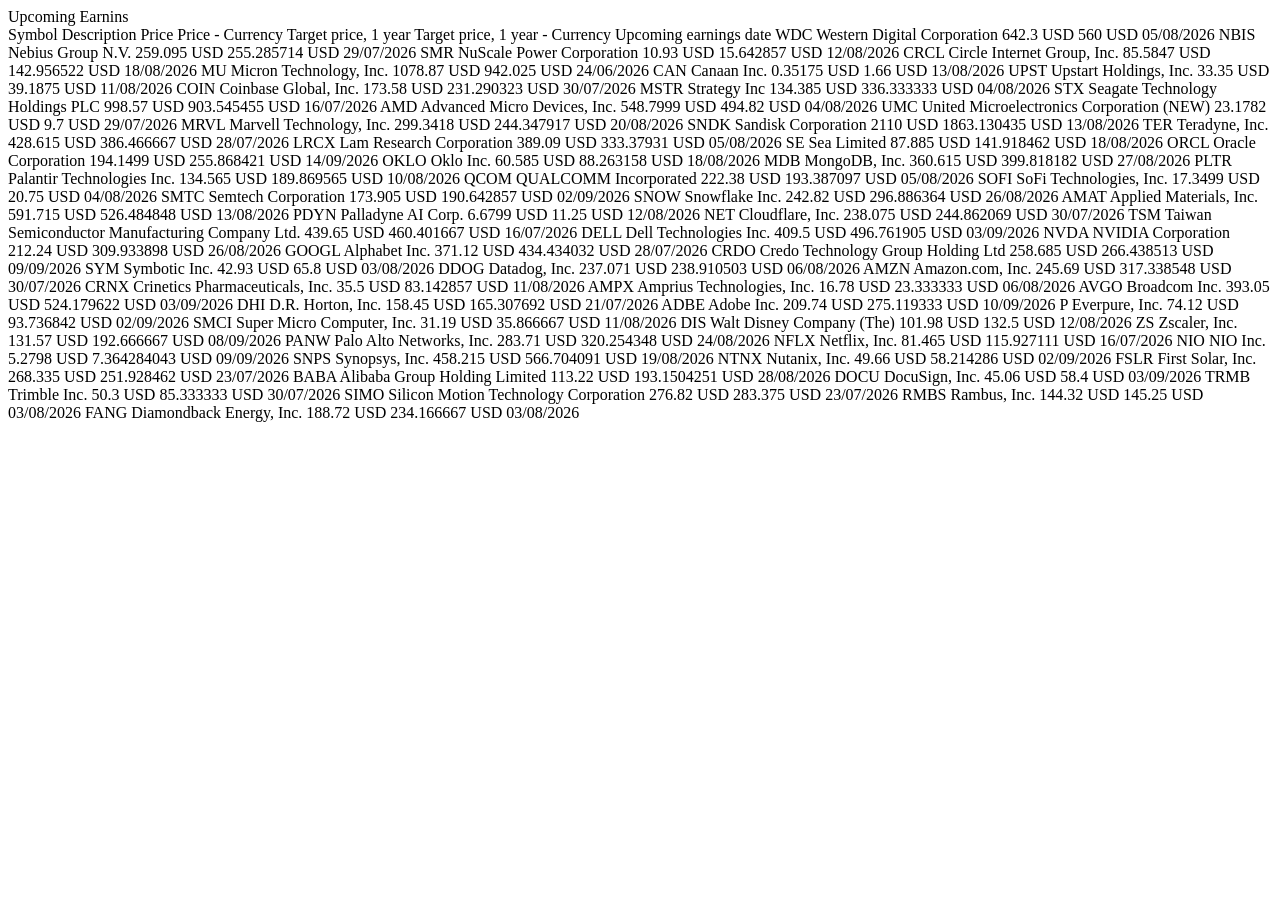
<file: reports/earnings_report.html>
<html> Upcoming Earnins

<body>

  <main>
Symbol	Description	Price	Price - Currency	Target price, 1 year	Target price, 1 year - Currency	Upcoming earnings date
WDC	Western Digital Corporation	642.3	USD	560	USD	05/08/2026
NBIS	Nebius Group N.V.	259.095	USD	255.285714	USD	29/07/2026
SMR	NuScale Power Corporation	10.93	USD	15.642857	USD	12/08/2026
CRCL	Circle Internet Group, Inc.	85.5847	USD	142.956522	USD	18/08/2026
MU	Micron Technology, Inc.	1078.87	USD	942.025	USD	24/06/2026
CAN	Canaan Inc.	0.35175	USD	1.66	USD	13/08/2026
UPST	Upstart Holdings, Inc.	33.35	USD	39.1875	USD	11/08/2026
COIN	Coinbase Global, Inc.	173.58	USD	231.290323	USD	30/07/2026
MSTR	Strategy Inc	134.385	USD	336.333333	USD	04/08/2026
STX	Seagate Technology Holdings PLC	998.57	USD	903.545455	USD	16/07/2026
AMD	Advanced Micro Devices, Inc.	548.7999	USD	494.82	USD	04/08/2026
UMC	United Microelectronics Corporation (NEW)	23.1782	USD	9.7	USD	29/07/2026
MRVL	Marvell Technology, Inc.	299.3418	USD	244.347917	USD	20/08/2026
SNDK	Sandisk Corporation	2110	USD	1863.130435	USD	13/08/2026
TER	Teradyne, Inc.	428.615	USD	386.466667	USD	28/07/2026
LRCX	Lam Research Corporation	389.09	USD	333.37931	USD	05/08/2026
SE	Sea Limited	87.885	USD	141.918462	USD	18/08/2026
ORCL	Oracle Corporation	194.1499	USD	255.868421	USD	14/09/2026
OKLO	Oklo Inc.	60.585	USD	88.263158	USD	18/08/2026
MDB	MongoDB, Inc.	360.615	USD	399.818182	USD	27/08/2026
PLTR	Palantir Technologies Inc.	134.565	USD	189.869565	USD	10/08/2026
QCOM	QUALCOMM Incorporated	222.38	USD	193.387097	USD	05/08/2026
SOFI	SoFi Technologies, Inc.	17.3499	USD	20.75	USD	04/08/2026
SMTC	Semtech Corporation	173.905	USD	190.642857	USD	02/09/2026
SNOW	Snowflake Inc.	242.82	USD	296.886364	USD	26/08/2026
AMAT	Applied Materials, Inc.	591.715	USD	526.484848	USD	13/08/2026
PDYN	Palladyne AI Corp.	6.6799	USD	11.25	USD	12/08/2026
NET	Cloudflare, Inc.	238.075	USD	244.862069	USD	30/07/2026
TSM	Taiwan Semiconductor Manufacturing Company Ltd.	439.65	USD	460.401667	USD	16/07/2026
DELL	Dell Technologies Inc.	409.5	USD	496.761905	USD	03/09/2026
NVDA	NVIDIA Corporation	212.24	USD	309.933898	USD	26/08/2026
GOOGL	Alphabet Inc.	371.12	USD	434.434032	USD	28/07/2026
CRDO	Credo Technology Group Holding Ltd	258.685	USD	266.438513	USD	09/09/2026
SYM	Symbotic Inc.	42.93	USD	65.8	USD	03/08/2026
DDOG	Datadog, Inc.	237.071	USD	238.910503	USD	06/08/2026
AMZN	Amazon.com, Inc.	245.69	USD	317.338548	USD	30/07/2026
CRNX	Crinetics Pharmaceuticals, Inc.	35.5	USD	83.142857	USD	11/08/2026
AMPX	Amprius Technologies, Inc.	16.78	USD	23.333333	USD	06/08/2026
AVGO	Broadcom Inc.	393.05	USD	524.179622	USD	03/09/2026
DHI	D.R. Horton, Inc.	158.45	USD	165.307692	USD	21/07/2026
ADBE	Adobe Inc.	209.74	USD	275.119333	USD	10/09/2026
P	Everpure, Inc.	74.12	USD	93.736842	USD	02/09/2026
SMCI	Super Micro Computer, Inc.	31.19	USD	35.866667	USD	11/08/2026
DIS	Walt Disney Company (The)	101.98	USD	132.5	USD	12/08/2026
ZS	Zscaler, Inc.	131.57	USD	192.666667	USD	08/09/2026
PANW	Palo Alto Networks, Inc.	283.71	USD	320.254348	USD	24/08/2026
NFLX	Netflix, Inc.	81.465	USD	115.927111	USD	16/07/2026
NIO	NIO Inc.	5.2798	USD	7.364284043	USD	09/09/2026
SNPS	Synopsys, Inc.	458.215	USD	566.704091	USD	19/08/2026
NTNX	Nutanix, Inc.	49.66	USD	58.214286	USD	02/09/2026
FSLR	First Solar, Inc.	268.335	USD	251.928462	USD	23/07/2026
BABA	Alibaba Group Holding Limited	113.22	USD	193.1504251	USD	28/08/2026
DOCU	DocuSign, Inc.	45.06	USD	58.4	USD	03/09/2026
TRMB	Trimble Inc.	50.3	USD	85.333333	USD	30/07/2026
SIMO	Silicon Motion Technology Corporation	276.82	USD	283.375	USD	23/07/2026
RMBS	Rambus, Inc.	144.32	USD	145.25	USD	03/08/2026
FANG	Diamondback Energy, Inc.	188.72	USD	234.166667	USD	03/08/2026

    
  </main>
</body>

</html>
</file>
